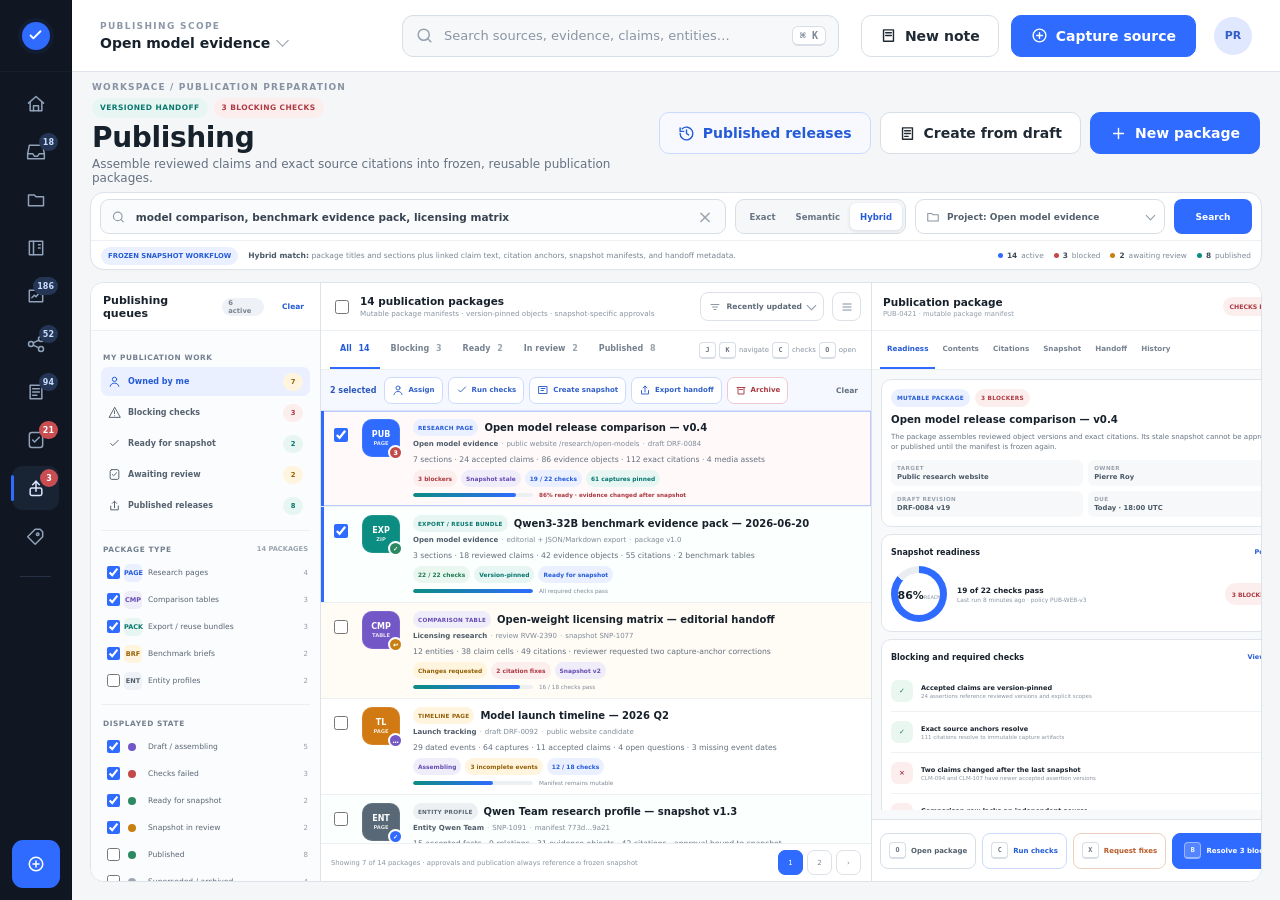
<file: docs/research-agent/artifacts/trace_web_osint_publishing_standalone.html>
<!DOCTYPE html>
<html lang="en">
<head>
<meta charset="utf-8"/>
<meta content="width=device-width, initial-scale=1" name="viewport"/>
<title>TRACE — Publishing</title>
<style>
:root{
  --sidebar-width:248px;--sidebar-collapsed-width:72px;--topbar-height:72px;--project-nav-height:48px;
  --sidebar:#101722;--sidebar2:#182334;--sidebarBorder:#263143;
  --app:#f4f6f8;--surface:#fff;--subtle:#f7f8fa;--line:#dde3e9;--divider:#edf0f3;
  --text:#17212b;--muted:#6b7685;--muted2:#909aa8;
  --blue:#2f6bff;--blue2:#1f56d8;--blueSoft:#eaf0ff;
  --teal:#0b8d82;--tealSoft:#e7f6f3;--green:#2c8a62;--greenSoft:#eaf7f0;
  --purple:#7357c7;--purpleSoft:#f0edfb;--red:#c44949;--redSoft:#fdeeee;
  --amber:#c98012;--amberSoft:#fff5df;--orange:#d76e31;--orangeSoft:#fff0e8;
  --shadow:0 4px 16px rgba(16,23,34,.08);--focus:0 0 0 3px rgba(47,107,255,.28)
}
*{box-sizing:border-box}html,body{margin:0;width:1920px;height:1200px;overflow:hidden;background:var(--app);font-family:Inter,ui-sans-serif,system-ui,-apple-system,BlinkMacSystemFont,"Segoe UI",sans-serif;color:var(--text);font-size:14px}button,input,select,textarea{font:inherit;color:inherit}button{cursor:pointer}a{color:inherit;text-decoration:none}:focus-visible{outline:none;box-shadow:var(--focus)}svg{stroke-linecap:round;stroke-linejoin:round}.sr-only{position:absolute!important;width:1px;height:1px;padding:0;margin:-1px;overflow:hidden;clip:rect(0,0,0,0);white-space:nowrap;border:0}
.app{display:grid;grid-template-columns:var(--sidebar-width) 1fr;width:100%;height:100%}.sidebar{background:var(--sidebar);color:#aab6c7;display:flex;flex-direction:column;border-right:1px solid #0a111a}.brand{height:72px;display:flex;align-items:center;padding:0 20px;border-bottom:1px solid rgba(255,255,255,.035)}.brand-mark{width:28px;height:28px;border-radius:50%;background:var(--blue);display:grid;place-items:center;margin-right:12px;box-shadow:0 0 0 4px rgba(47,107,255,.08)}.brand-mark svg{width:17px;height:17px;stroke:#fff;stroke-width:2.6;fill:none}.brand-name{font-size:18px;letter-spacing:2px;font-weight:800;color:#fff}.brand-pill{margin-left:9px;border-radius:999px;background:#21304a;border:1px solid #2f466d;color:#a9c2f4;font-size:9px;font-weight:800;padding:4px 7px;letter-spacing:.4px}.side-body{padding:10px 12px 0;flex:1;display:flex;flex-direction:column}.side-label{font-size:10px;letter-spacing:1.6px;font-weight:800;color:#738197;margin:12px 12px 10px}.active-label{margin-top:12px}.nav{display:flex;flex-direction:column;gap:4px}.nav-item{position:relative;height:44px;padding:0 12px;border-radius:10px;display:flex;align-items:center;gap:12px;color:#aab6c7;font-weight:550}.nav-item.active{background:var(--sidebar2);color:#fff}.nav-item.active:before{content:"";position:absolute;left:-1px;top:9px;bottom:9px;width:3px;border-radius:4px;background:var(--blue)}.nav-item svg{width:20px;height:20px;stroke:#90a2b9;stroke-width:1.8;fill:none;flex:0 0 auto}.nav-item.active svg{stroke:#dce8ff}.nav-count{margin-left:auto;min-width:26px;height:24px;padding:0 7px;border-radius:999px;background:#243654;color:#c8dbff;font-size:12px;font-weight:800;display:grid;place-items:center}.nav-count.red{background:#c94e52;color:#fff}.side-divider{height:1px;background:var(--sidebarBorder);margin:18px 8px 6px}.project-card{background:#162235;border:1px solid #2a3a52;border-radius:12px;margin:0 4px;padding:14px}.project-title{display:flex;align-items:center;gap:9px;color:#fff;font-weight:700;font-size:13px}.status-dot{width:9px;height:9px;border-radius:50%;background:#1ab3a3;box-shadow:0 0 0 3px rgba(26,179,163,.08)}.project-sub{font-size:11px;color:#91a0b5;margin-top:9px}.project-progress{display:grid;grid-template-columns:1fr auto;gap:10px;align-items:center;margin-top:10px}.bar{height:5px;background:#24344a;border-radius:999px;overflow:hidden}.bar>span{display:block;height:100%;border-radius:inherit;background:linear-gradient(90deg,#12a093,#2f6bff)}.project-progress small{font-size:10px;color:#a9b4c4}.sidebar-bottom{padding:14px 16px 18px}.capture-btn{height:48px;width:100%;border:0;border-radius:11px;background:var(--blue);color:#fff;font-weight:750;display:flex;align-items:center;justify-content:center;gap:10px;font-size:14px}.capture-btn svg{width:18px;height:18px;stroke:#fff;stroke-width:2;fill:none}.side-foot{font-size:10px;color:#68768b;margin:15px 8px 0}
.workspace{display:grid;grid-template-rows:72px 48px minmax(0,1fr);min-width:0;min-height:0;height:100%;overflow:hidden}.topbar{background:#fff;border-bottom:1px solid var(--line);display:grid;grid-template-columns:360px minmax(360px,1fr) auto;align-items:center;gap:22px;padding:0 28px}.project-switch{border:0;background:transparent;text-align:left;padding:0}.project-switch .eyebrow{font-size:9px;letter-spacing:1.35px;color:#8d98a7;font-weight:800;margin-bottom:4px}.project-switch .value{font-weight:750;font-size:14px;display:flex;align-items:center;gap:8px}.chev,.tiny-chev{border:solid #8c98a7;border-width:0 1.5px 1.5px 0;display:inline-block;transform:rotate(45deg)}.chev{padding:4px;margin-top:-4px}.tiny-chev{padding:3px;margin-top:-3px}.global-search{height:42px;max-width:610px;justify-self:center;width:100%;border:1px solid #d8dee6;border-radius:11px;background:#f7f8fa;display:flex;align-items:center;padding:0 12px;color:#929dab;box-shadow:inset 0 1px 2px rgba(16,23,34,.02)}.global-search svg{width:19px;height:19px;stroke:#96a2b0;stroke-width:1.9;fill:none;margin-right:10px}.global-search .hint{font-size:13px;color:#8a95a4}.global-search kbd{margin-left:auto;background:#fff;border:1px solid #d8dee6;border-bottom-width:2px;border-radius:6px;color:#7b8794;font-size:10px;font-weight:700;padding:3px 7px}.top-actions{display:flex;align-items:center;gap:12px}.btn{height:42px;border-radius:10px;border:1px solid #d8dee6;background:#fff;color:#202a35;padding:0 18px;font-weight:700;display:flex;align-items:center;justify-content:center;gap:8px;white-space:nowrap}.btn.primary{background:var(--blue);border-color:var(--blue);color:#fff;padding:0 19px}.btn.soft{background:#f7f9ff;border-color:#cddaff;color:#245bd7}.btn svg{width:17px;height:17px;stroke:currentColor;fill:none;stroke-width:2}.avatar{width:38px;height:38px;border-radius:50%;background:#dfe8ff;color:#315fc9;font-size:11px;font-weight:800;display:grid;place-items:center;margin-left:6px}
.project-nav{background:#fff;border-bottom:1px solid var(--line);height:48px;display:flex;align-items:center;padding:0 28px;gap:6px}.pnav-item{height:48px;padding:0 13px;display:flex;align-items:center;color:#6f7b89;font-size:12px;font-weight:700;border-bottom:2px solid transparent;white-space:nowrap}.pnav-item.active{color:#245bd7;border-color:var(--blue)}.pnav-item .count{margin-left:7px;height:20px;min-width:20px;padding:0 6px;border-radius:999px;background:#eef1f5;color:#758291;font-size:9px;display:grid;place-items:center}.pnav-item.active .count{background:#e8efff;color:#245bd7}.pnav-spacer{flex:1}.project-inbox{height:32px;border:1px solid #d8dee6;border-radius:9px;background:#f8f9fb;display:flex;align-items:center;padding:0 11px;font-size:10px;font-weight:750;color:#4f5d6a}.project-inbox span{margin-left:7px;min-width:20px;height:20px;padding:0 6px;border-radius:999px;background:var(--amberSoft);color:#9b6207;display:grid;place-items:center}
.main{min-width:0;min-height:0;height:100%;overflow:hidden;padding:14px 18px 18px;display:grid;grid-template-rows:94px 78px minmax(0,1fr);gap:12px}.page-head{display:flex;align-items:center;justify-content:space-between;padding:0 2px}.breadcrumb{font-size:9px;letter-spacing:1.15px;color:#8793a2;font-weight:800;margin-bottom:6px}.title-kickers{display:flex;gap:6px;margin-bottom:4px}.kicker{height:20px;padding:0 8px;border-radius:999px;display:flex;align-items:center;font-size:7.5px;font-weight:900;letter-spacing:.4px}.kicker.teal{background:var(--tealSoft);color:#08776e}.kicker.amber{background:var(--amberSoft);color:#976007}.page-head h1{font-size:28px;line-height:32px;margin:0 0 3px;font-weight:790;letter-spacing:-.35px}.page-subtitle{font-size:12px;color:#657181}.head-actions{display:flex;align-items:center;gap:9px}
.search-card{background:#fff;border:1px solid var(--line);border-radius:14px;overflow:hidden;display:grid;grid-template-rows:47px 30px;box-shadow:0 1px 2px rgba(16,23,34,.02)}.search-main{display:grid;grid-template-columns:minmax(360px,1fr) auto 250px 78px;gap:9px;align-items:center;padding:6px 9px}.ledger-search{height:35px;border:1px solid #d8dee6;border-radius:9px;background:#fafbfc;display:flex;align-items:center;padding:0 10px}.ledger-search svg{width:16px;height:16px;stroke:#8e9aa8;stroke-width:1.9;fill:none;margin-right:8px}.ledger-search input{border:0;background:transparent;outline:0;width:100%;font-size:10.5px;font-weight:650;color:#384451}.ledger-search .clear{width:24px;height:24px;border:0;background:transparent;color:#9ba5b0;font-size:18px}.mode-toggle{height:35px;border:1px solid #d8dee6;border-radius:9px;background:#f5f7f9;padding:3px;display:flex}.mode-btn{height:27px;border:0;background:transparent;border-radius:6px;padding:0 10px;color:#697684;font-size:8.5px;font-weight:800}.mode-btn.active{background:#fff;color:#245bd7;box-shadow:0 1px 4px rgba(16,23,34,.12)}.selectlike{height:35px;border:1px solid #d8dee6;border-radius:9px;background:#fff;padding:0 10px;display:flex;align-items:center;gap:7px;color:#53606d;font-size:9px;font-weight:750;white-space:nowrap}.selectlike svg{width:14px;height:14px;stroke:#8794a1;fill:none;stroke-width:1.8}.selectlike .tiny-chev{margin-left:auto}.search-go{height:35px;border:0;border-radius:8px;background:var(--blue);color:#fff;font-size:9px;font-weight:800}.search-meta{border-top:1px solid var(--divider);padding:0 10px;display:flex;align-items:center;gap:10px;min-width:0}.scope-pill{height:18px;padding:0 7px;border-radius:999px;background:var(--blueSoft);color:#245bd7;font-size:6.8px;font-weight:900;display:flex;align-items:center}.search-explain{font-size:7.6px;color:#7a8693;white-space:nowrap;overflow:hidden;text-overflow:ellipsis}.search-explain b{color:#4a5866}.meta-spacer{flex:1}.corpus-stat{font-size:7.4px;color:#7f8b98;display:flex;align-items:center;gap:4px;white-space:nowrap}.corpus-stat b{color:#3d4b58}.stat-dot{width:5px;height:5px;border-radius:50%;background:#9aa5b0}.stat-dot.teal{background:var(--teal)}.stat-dot.amber{background:var(--amber)}.stat-dot.blue{background:var(--blue)}.stat-dot.red{background:var(--red)}
.ledger-frame{min-height:0;border:1px solid var(--line);border-radius:14px;overflow:hidden;background:#fff;display:grid;grid-template-columns:258px minmax(0,1fr) 420px}.facets{min-width:0;min-height:0;height:100%;background:#fbfcfd;border-right:1px solid var(--line);display:grid;grid-template-rows:48px minmax(0,1fr)}.pane-head{height:48px;border-bottom:1px solid var(--divider);display:flex;align-items:center;padding:0 12px;gap:7px;background:#fff}.pane-head h2{font-size:11px;margin:0;font-weight:800}.pane-head .count{height:18px;padding:0 6px;border-radius:999px;background:#eef1f5;color:#798593;font-size:6.8px;font-weight:850;display:flex;align-items:center}.pane-head .spacer{flex:1}.text-btn{border:0;background:transparent;color:#245bd7;font-size:7.5px;font-weight:850;padding:4px}.facets-scroll{min-height:0;overflow:auto;padding:8px 10px 14px}.facet-section{padding:8px 0 10px;border-bottom:1px solid var(--divider)}.facet-section:last-child{border-bottom:0}.facet-title{height:20px;display:flex;align-items:center;padding:0 2px;font-size:7.4px;text-transform:uppercase;letter-spacing:.55px;font-weight:900;color:#73808e}.facet-title span{margin-left:auto;color:#9aa4af;font-size:6.7px;letter-spacing:0}.saved-list{display:flex;flex-direction:column;gap:2px}.saved-item{height:29px;border:0;border-radius:7px;background:transparent;padding:0 7px;display:flex;align-items:center;text-align:left;color:#55626f;font-size:8px;font-weight:720}.saved-item.active{background:#eaf0ff;color:#245bd7}.saved-item svg{width:13px;height:13px;stroke:currentColor;fill:none;stroke-width:1.8;margin-right:7px}.saved-item .n{margin-left:auto;min-width:20px;height:18px;padding:0 5px;border-radius:999px;background:#eef1f5;color:#7b8794;font-size:6.8px;font-weight:850;display:grid;place-items:center}.saved-item.active .n{background:#dfe8ff;color:#245bd7}.saved-item .n.alert{background:var(--redSoft);color:#ad3942}.saved-item .n.amber{background:var(--amberSoft);color:#976007}.saved-item .n.teal{background:var(--tealSoft);color:#08776e}.facet-row{height:27px;display:grid;grid-template-columns:15px 18px minmax(0,1fr) auto;gap:6px;align-items:center;padding:0 2px;color:#596674}.facet-row input{width:13px;height:13px;accent-color:var(--blue)}.facet-label{font-size:7.6px;white-space:nowrap;overflow:hidden;text-overflow:ellipsis}.facet-count{font-size:7px;color:#929ca8}.facet-dot{width:8px;height:8px;border-radius:50%;margin-left:4px}.facet-dot.accepted{background:var(--green)}.facet-dot.candidate{background:var(--amber)}.facet-dot.draft{background:var(--purple)}.facet-dot.deferred{background:#9da7b2}.verify-icon,.type-icon{width:18px;height:18px;border-radius:5px;display:grid;place-items:center;font-size:6.5px;font-weight:900}.verify-icon{background:var(--greenSoft);color:#238157}.verify-icon.source{background:var(--blueSoft);color:#245bd7}.verify-icon.warn{background:var(--amberSoft);color:#976007}.verify-icon.err{background:var(--redSoft);color:#ad3942}.type-icon.bench{background:var(--purpleSoft);color:#654db2}.type-icon.release{background:var(--blueSoft);color:#245bd7}.type-icon.license{background:var(--tealSoft);color:#08776e}.type-icon.code{background:#eef1f5;color:#4f5c69}.type-icon.cost{background:var(--amberSoft);color:#976007}.type-icon.visual{background:var(--orangeSoft);color:#b75a28}.compact-facet{padding-bottom:2px}.mini-filter-grid{display:grid;grid-template-columns:1fr 1fr;gap:4px}.mini-filter{height:25px;border:1px solid #dfe5eb;border-radius:7px;background:#fff;color:#667482;font-size:7px;font-weight:700;padding:0 6px;display:flex;align-items:center;justify-content:space-between}.mini-filter.active{border-color:#c8d7ff;background:#f4f7ff;color:#245bd7}.mini-filter span{color:#9aa4af;font-size:6.6px}
.results{min-width:0;min-height:0;height:100%;display:grid;grid-template-rows:48px 39px 41px minmax(0,1fr) 38px;background:#fff}.results-head{height:48px;border-bottom:1px solid var(--divider);display:flex;align-items:center;padding:0 10px;gap:8px}.master-check input{width:14px;height:14px;accent-color:var(--blue)}.results-title b{display:block;font-size:10.5px}.results-title span{display:block;font-size:7.2px;color:#8a95a2;margin-top:2px}.results-head .spacer{flex:1}.compact-select{height:29px;border:1px solid #dce2e8;border-radius:8px;background:#fff;padding:0 8px;display:flex;align-items:center;gap:6px;font-size:7.6px;font-weight:750;color:#5e6b78}.compact-select svg{width:12px;height:12px;stroke:#82909d;fill:none;stroke-width:1.8}.icon-btn{width:29px;height:29px;border:1px solid #dce2e8;border-radius:8px;background:#fff;display:grid;place-items:center}.icon-btn svg{width:14px;height:14px;stroke:#82909d;fill:none;stroke-width:1.8}.result-tabs{height:39px;border-bottom:1px solid var(--divider);display:flex;align-items:flex-end;padding:0 9px;gap:1px}.result-tab{height:39px;border:0;border-bottom:2px solid transparent;background:transparent;padding:0 10px;color:#768290;font-size:8px;font-weight:820}.result-tab.active{color:#245bd7;border-color:var(--blue)}.result-tab span{margin-left:4px;color:#99a3ae}.result-tab.active span{color:#245bd7}.tabs-spacer{flex:1}.shortcut-help{height:28px;align-self:center;border:0;background:transparent;color:#8793a0;font-size:6.9px;display:flex;align-items:center;gap:3px}.shortcut-help kbd,.decision kbd{min-width:17px;height:17px;border:1px solid #d8dee6;border-bottom-width:2px;border-radius:4px;background:#fff;color:#65717e;font-size:6.7px;font-weight:850;display:inline-grid;place-items:center}.bulkbar{height:41px;border-bottom:1px solid #dbe4fa;background:#f5f8ff;display:flex;align-items:center;padding:0 9px;gap:5px}.bulkbar.hidden{display:none}.bulkbar b{font-size:8px;color:#2d59bd;margin-right:3px}.bulkbar .spacer{flex:1}.bulk-action{height:27px;border:1px solid #cddaff;border-radius:7px;background:#fff;color:#315fc9;padding:0 7px;display:flex;align-items:center;gap:4px;font-size:7px;font-weight:780;white-space:nowrap}.bulk-action.danger{color:#a93942;border-color:#efc8cd}.bulk-action svg{width:12px;height:12px;stroke:currentColor;fill:none;stroke-width:1.9}.clear-selected{color:#63707d}.entity-list{min-height:0;overflow:auto}.entity-row{position:relative;min-height:101px;border-bottom:1px solid var(--divider);display:grid;grid-template-columns:24px 43px minmax(0,1fr) 132px;gap:8px;padding:8px 9px;align-items:start;background:#fff}.entity-row:hover{background:#fbfcfe}.entity-row.selected{background:#fbfdff}.entity-row.selected:before{content:"";position:absolute;left:0;top:0;bottom:0;width:3px;background:var(--blue)}.entity-row.active-preview{box-shadow:inset 0 0 0 1px #b9cbff;background:#f8faff}.row-check{padding-top:6px}.row-check input{width:14px;height:14px;accent-color:var(--blue)}.source-icon{width:38px;height:38px;border-radius:10px;display:grid;place-items:center;align-content:center;gap:0;color:#fff;font-weight:900}.source-icon span{font-size:8px;line-height:10px}.source-icon small{font-size:5.8px;opacity:.8}.source-icon.paper{background:#c95656}.source-icon.github{background:#303844}.source-icon.x{background:#1c232b}.source-icon.video{background:#6b57bb}.source-icon.image{background:#d98217}.source-icon.web{background:#1b968b}.source-icon.manual{background:#4578d4}.row-main{min-width:0}.row-top{display:flex;align-items:center;gap:6px;min-width:0}.row-top h3{font-size:10px;line-height:14px;margin:0;font-weight:800;white-space:nowrap;overflow:hidden;text-overflow:ellipsis}.object-badge{height:17px;padding:0 5px;border-radius:999px;font-size:5.9px;font-weight:900;letter-spacing:.25px;display:flex;align-items:center;flex:0 0 auto}.object-badge.accepted{background:var(--greenSoft);color:#1f7b55}.object-badge.candidate{background:var(--amberSoft);color:#946006}.object-badge.corrected{background:var(--purpleSoft);color:#654db2}.object-badge.contextual{background:var(--blueSoft);color:#245bd7}.source-line{font-size:7px;color:#8a95a2;margin-top:3px;white-space:nowrap;overflow:hidden;text-overflow:ellipsis}.source-line b{color:#53606d}.row-main p{font-size:7.7px;line-height:11px;color:#65717e;margin:5px 0 5px;white-space:nowrap;overflow:hidden;text-overflow:ellipsis}.row-main mark{background:#fff0a6;color:#5a4a00;padding:0 1px}.row-main del{color:#a33c45;background:#fdeeee;text-decoration-thickness:1px}.row-main ins{color:#14744f;background:#eaf7f0;text-decoration:none;padding:0 2px}.row-chips{display:flex;align-items:center;gap:4px;min-width:0;overflow:hidden}.chip{height:17px;border-radius:999px;padding:0 5px;font-size:5.9px;font-weight:850;display:flex;align-items:center;white-space:nowrap}.chip.teal{background:var(--tealSoft);color:#08776e}.chip.purple{background:var(--purpleSoft);color:#654db2}.chip.green{background:var(--greenSoft);color:#1f7b55}.chip.blue{background:var(--blueSoft);color:#245bd7}.chip.amber{background:var(--amberSoft);color:#946006}.chip.red{background:var(--redSoft);color:#ad3942}.row-side{height:100%;border-left:1px solid var(--divider);padding-left:9px;display:flex;flex-direction:column;align-items:flex-start;gap:5px}.state-pill{height:19px;border-radius:999px;padding:0 6px;font-size:6.2px;font-weight:900;display:flex;align-items:center}.state-pill.accepted{background:var(--greenSoft);color:#1f7b55}.state-pill.proposed{background:var(--amberSoft);color:#946006}.state-pill.verify{background:var(--purpleSoft);color:#654db2}.state-pill.contextual{background:var(--blueSoft);color:#245bd7}.side-line{font-size:6.7px;color:#64717e;display:flex;align-items:center;gap:4px;white-space:nowrap}.side-line.muted{color:#9aa4af}.priority{width:6px;height:6px;border-radius:50%}.priority.high{background:var(--red)}.priority.medium{background:var(--amber)}.priority.normal{background:var(--green)}.results-foot{height:38px;border-top:1px solid var(--divider);display:flex;align-items:center;padding:0 10px;color:#8a95a2;font-size:6.8px}.results-foot .spacer{flex:1}.page-btn{width:25px;height:25px;border:1px solid #dce2e8;border-radius:7px;background:#fff;color:#7a8794;font-size:7px;margin-left:4px}.page-btn.active{background:var(--blue);border-color:var(--blue);color:#fff}
.preview{min-width:0;min-height:0;height:100%;background:#f8f9fb;border-left:1px solid var(--line);display:grid;grid-template-rows:48px 39px minmax(0,1fr) 62px}.preview-head{height:48px;border-bottom:1px solid var(--divider);background:#fff;display:flex;align-items:center;padding:0 11px}.preview-head h2{font-size:10.5px;margin:0}.preview-head div>span{display:block;font-size:6.8px;color:#929ca8;margin-top:2px}.preview-head .spacer{flex:1}.preview-state{height:19px;border-radius:999px;padding:0 6px;font-size:6.2px;font-weight:900;display:flex;align-items:center}.preview-state.proposed{background:var(--amberSoft);color:#946006}.preview-state.accepted{background:var(--greenSoft);color:#1f7b55}.preview-state.verify{background:var(--purpleSoft);color:#654db2}.close-preview{display:none;width:28px;height:28px;border:1px solid #dce2e8;border-radius:8px;background:#fff;margin-left:6px}.preview-tabs{height:39px;border-bottom:1px solid var(--divider);display:flex;align-items:flex-end;padding:0 8px;background:#fff}.preview-tab{height:39px;border:0;border-bottom:2px solid transparent;background:transparent;color:#778391;font-size:7.2px;font-weight:820;padding:0 7px;white-space:nowrap}.preview-tab.active{color:#245bd7;border-color:var(--blue)}.preview-body{min-height:0;padding:9px;overflow:hidden}.preview-panel{display:none;height:100%}.preview-panel.active{display:block}.preview-scroll{height:100%;overflow:auto;display:flex;flex-direction:column;gap:7px;padding-right:1px}.detail-card{background:#fff;border:1px solid #dfe5eb;border-radius:10px;padding:9px}.summary-kickers{display:flex;align-items:center;gap:5px;margin-bottom:6px}.layer-badge{height:18px;border-radius:999px;padding:0 6px;display:flex;align-items:center;font-size:5.8px;font-weight:900;letter-spacing:.28px}.layer-badge.observation{background:var(--purpleSoft);color:#654db2}.layer-badge.noncanonical{background:var(--amberSoft);color:#946006}.entity-summary h3{font-size:10.2px;line-height:14px;margin:0 0 5px}.entity-summary p{font-size:7.4px;line-height:10.5px;color:#687582;margin:0}.detail-meta-grid{display:grid;grid-template-columns:1fr 1fr;gap:5px;margin-top:8px}.detail-meta-grid div{background:#f7f8fa;border-radius:6px;padding:5px 6px}.detail-meta-grid span{display:block;font-size:5.6px;letter-spacing:.45px;color:#98a2ad;font-weight:850}.detail-meta-grid b{display:block;font-size:6.8px;color:#4a5866;margin-top:2px;white-space:nowrap;overflow:hidden;text-overflow:ellipsis}.pdf-preview{padding:0;overflow:hidden}.pdf-toolbar{height:24px;background:#edf1f5;border-bottom:1px solid #dfe5eb;display:flex;align-items:center;padding:0 7px;gap:4px;font-size:5.8px;color:#8a95a2}.pdf-toolbar b{font-size:6px;color:#6b7784;margin-left:4px}.pdf-toolbar .spacer{flex:1}.pdf-dot{width:5px;height:5px;border-radius:50%;background:#c5ccd4}.pdf-dot:nth-child(1){background:#e17c7c}.pdf-dot:nth-child(2){background:#e4bd65}.pdf-dot:nth-child(3){background:#71bb8c}.paper-page{margin:7px 16px;background:#fff;border:1px solid #e4e8ec;box-shadow:0 2px 8px rgba(16,23,34,.08);padding:9px 10px;position:relative}.paper-heading{font-family:Georgia,serif;font-size:7px;font-weight:700;color:#3b444e}.paper-lines{display:flex;flex-direction:column;gap:3px;margin:5px 0}.paper-lines i{height:2px;background:#e2e6ea;border-radius:99px;width:96%}.paper-lines i.short{width:65%}.mini-table{border:1px solid #cfd5db}.trow{display:grid;grid-template-columns:1.35fr .65fr .8fr .65fr;min-height:16px;border-bottom:1px solid #e1e5e9}.trow:last-child{border-bottom:0}.trow span{font-size:5.5px;display:flex;align-items:center;padding:0 3px;border-right:1px solid #e1e5e9}.trow span:last-child{border-right:0}.trow.head{background:#eef1f4;font-weight:800}.trow.selected-cell span:nth-child(3){background:#fff1a8;color:#634e00;font-weight:900;box-shadow:inset 0 0 0 1px #e3bc35}.region-label{position:absolute;right:8px;bottom:-12px;background:#245bd7;color:#fff;border-radius:999px;padding:2px 5px;font-size:4.8px;font-weight:800}.capture-caption{height:24px;border-top:1px solid var(--divider);display:flex;align-items:center;padding:0 8px;font-size:5.8px;color:#7f8b98}.capture-caption b{color:#53606d}.capture-caption .spacer{flex:1}.hash{font-family:ui-monospace,SFMono-Regular,Menlo,monospace;color:#7c8895}.section-head{display:flex;align-items:center;margin-bottom:6px}.section-head h4{font-size:8px;margin:0;font-weight:850}.section-head>a,.section-head>.text-btn{margin-left:auto;font-size:6.5px;color:#245bd7;font-weight:800}.reviewable,.fact-warning,.source-state{margin-left:auto;height:17px;border-radius:999px;padding:0 5px;display:flex;align-items:center;font-size:5.3px;font-weight:900}.reviewable{background:var(--purpleSoft);color:#654db2}.fact-warning{background:var(--amberSoft);color:#946006}.source-state{background:var(--tealSoft);color:#08776e}.normalized-card blockquote{margin:0;background:#f7f8fa;border-left:3px solid var(--purple);border-radius:0 6px 6px 0;padding:7px 8px;font-size:8.2px;font-weight:750;color:#394653}.model-line{display:grid;grid-template-columns:25px minmax(0,1fr);gap:7px;align-items:center;margin-top:7px}.model-mark{width:24px;height:24px;border-radius:7px;background:var(--purpleSoft);color:#654db2;display:grid;place-items:center;font-size:6px;font-weight:900}.model-line b{font-size:7px;display:block}.model-line span{font-size:6px;color:#8a95a2;display:block;margin-top:1px}.fact-grid{display:grid;grid-template-columns:68px minmax(0,1fr);gap:0}.fact-grid>span,.fact-grid>b{min-height:20px;border-bottom:1px solid #f0f2f4;display:flex;align-items:center;font-size:6.7px}.fact-grid>span{color:#8b96a2}.fact-grid>b{color:#465360}.fact-grid>*:nth-last-child(-n+2){border-bottom:0}.fact-value{color:#14744f!important;font-size:9px!important}.claim-row{display:grid;grid-template-columns:auto minmax(0,1fr) auto;gap:7px;align-items:center}.claim-id{height:20px;padding:0 6px;border-radius:999px;background:#eef1f5;color:#65717e;font-size:5.8px;font-weight:900;display:flex;align-items:center}.claim-row b{display:block;font-size:6.8px;line-height:9px}.claim-row span{display:block;font-size:5.8px;color:#8b96a2;margin-top:2px}.conflict-pill{height:18px!important;border-radius:999px;background:var(--redSoft);color:#ad3942!important;padding:0 5px;display:flex!important;align-items:center;font-size:5.2px!important;font-weight:900}.open-workbench{min-height:45px;border:1px solid #cbd9ff;border-radius:10px;background:#f5f8ff;color:#245bd7;padding:0 9px;display:grid;grid-template-columns:27px minmax(0,1fr) auto;gap:7px;align-items:center;text-align:left}.open-workbench svg{width:20px;height:20px;stroke:#245bd7;fill:none;stroke-width:1.8}.open-workbench b{display:block;font-size:7.5px}.open-workbench small{display:block;font-size:5.8px;color:#7183ad;margin-top:1px}.open-workbench .arrow{font-size:16px}.simple-list>div{min-height:29px;border-bottom:1px solid #f0f2f4;display:grid;grid-template-columns:88px minmax(0,1fr);align-items:center;gap:7px}.simple-list>div:last-child{border-bottom:0}.simple-list span{font-size:6.3px;color:#8b96a2}.simple-list b{font-size:6.8px;color:#475461;white-space:nowrap;overflow:hidden;text-overflow:ellipsis}.anchor-code{background:#17212b;color:#dce5ef;border-radius:7px;padding:8px;font:6.5px/10px ui-monospace,SFMono-Regular,Menlo,monospace}.artifact-grid{display:grid;grid-template-columns:1fr 1fr;gap:5px}.artifact-grid span{height:25px;border:1px solid #e0e5ea;border-radius:7px;background:#fafbfc;display:flex;align-items:center;padding:0 7px;font-size:6.5px;color:#5f6c79;font-weight:750}.assertion{min-height:34px;display:grid;grid-template-columns:8px minmax(0,1fr);gap:7px;align-items:center;border-bottom:1px solid #f0f2f4}.assertion:last-child{border-bottom:0}.assertion i{width:7px;height:7px;border-radius:50%}.assertion i.green{background:var(--green)}.assertion i.red{background:var(--red)}.assertion b{font-size:6.8px;display:block}.assertion span{font-size:5.8px;color:#8a95a2}.prov-timeline{display:flex;flex-direction:column}.prov-step{min-height:38px;display:grid;grid-template-columns:18px minmax(0,1fr);gap:7px;position:relative}.prov-step:after{content:"";position:absolute;left:8px;top:18px;bottom:-2px;width:1px;background:#dfe5eb}.prov-step:last-child:after{display:none}.prov-step i{width:17px;height:17px;border-radius:50%;margin-top:1px;z-index:1;border:4px solid #eef1f5;background:#7b8794}.prov-step.capture i{background:var(--green);border-color:var(--greenSoft)}.prov-step.artifact i{background:var(--blue);border-color:var(--blueSoft)}.prov-step.model i{background:var(--purple);border-color:var(--purpleSoft)}.prov-step.observation i{background:var(--amber);border-color:var(--amberSoft)}.prov-step.evidence i{background:var(--teal);border-color:var(--tealSoft)}.prov-step b{display:block;font-size:6.8px}.prov-step span{display:block;font-size:5.9px;color:#8b96a2;margin-top:1px}.discovery-box{display:grid;grid-template-columns:24px minmax(0,1fr);gap:7px;align-items:center}.serp-mark{width:23px;height:23px;border-radius:7px;background:var(--amberSoft);color:#9c6305;display:grid;place-items:center;font-size:7px;font-weight:900}.discovery-box b{display:block;font-size:6.8px}.discovery-box span{display:block;font-size:5.7px;color:#8b96a2;margin-top:2px}.discovery-note,.note-copy{font-size:6.5px;line-height:9px;color:#74808d;margin:7px 0 0}.activity-list{display:flex;flex-direction:column}.activity-row{min-height:38px;border-bottom:1px solid #f0f2f4;display:grid;grid-template-columns:24px minmax(0,1fr) auto;gap:7px;align-items:center}.activity-row:last-child{border-bottom:0}.act-icon{width:23px;height:23px;border-radius:7px;background:var(--blueSoft);color:#245bd7;display:grid;place-items:center;font-size:6px;font-weight:900}.act-icon.model{background:var(--purpleSoft);color:#654db2}.act-icon.amber{background:var(--amberSoft);color:#946006}.activity-row b{font-size:6.8px;display:block}.activity-row span{font-size:5.8px;color:#8b96a2}.activity-row em{font-style:normal;font-size:5px;font-weight:900;color:#8f9aa6}.decision-bar{height:62px;border-top:1px solid var(--line);background:#fff;display:flex;align-items:center;padding:0 8px;gap:6px}.decision{height:36px;border:1px solid #d8dee6;border-radius:8px;background:#fff;color:#53606d;padding:0 8px;display:flex;align-items:center;justify-content:center;gap:5px;font-size:7px;font-weight:820;white-space:nowrap}.decision.danger{color:#a93942;border-color:#efc8cd}.decision.edit{color:#245bd7;border-color:#cddaff}.decision.primary{background:var(--blue);border-color:var(--blue);color:#fff;flex:1}.decision svg{width:12px;height:12px;stroke:currentColor;fill:none;stroke-width:1.9}.decision.primary kbd{background:rgba(255,255,255,.18);border-color:rgba(255,255,255,.4);color:#fff}.toast{position:fixed;right:24px;bottom:24px;background:#17212b;color:#fff;border-radius:10px;padding:11px 14px;font-size:11px;font-weight:650;box-shadow:0 8px 30px rgba(16,23,34,.25);opacity:0;transform:translateY(12px);pointer-events:none;transition:.2s ease;z-index:30}.toast.show{opacity:1;transform:translateY(0)}
@media(max-width:1439px){html,body{width:100%;height:100%}.app{grid-template-columns:72px 1fr}.brand{padding:0;justify-content:center}.brand-mark{margin:0}.brand-name,.brand-pill,.side-label,.nav-item span:not(.nav-count),.project-card,.side-foot,.capture-btn span{display:none}.nav-item{justify-content:center;padding:0}.nav-count{position:absolute;right:1px;top:3px;min-width:18px;height:18px;padding:0 4px;font-size:8px}.sidebar-bottom{padding:12px}.capture-btn{width:48px;padding:0}.topbar{grid-template-columns:280px minmax(280px,1fr) auto}.ledger-frame{grid-template-columns:230px minmax(0,1fr) 380px}.row-side{display:none}.entity-row{grid-template-columns:24px 43px minmax(0,1fr)}.bulk-action:nth-of-type(n+7){display:none}}
@media(max-width:1179px){html,body{width:100%;height:auto;min-height:100%;overflow:auto}.app{grid-template-columns:1fr}.sidebar{display:none}.workspace{grid-template-rows:64px 48px auto}.topbar{height:64px;grid-template-columns:1fr auto;padding:0 18px}.global-search{display:none}.project-nav{padding:0 14px;overflow-x:auto}.main{overflow:visible;padding:16px;grid-template-rows:auto auto minmax(760px,1fr)}.page-head{align-items:flex-start}.head-actions{flex-wrap:wrap;justify-content:flex-end}.search-main{grid-template-columns:1fr auto auto}.selectlike{display:none}.ledger-frame{grid-template-columns:230px minmax(0,1fr)}.preview{position:fixed;z-index:20;right:0;top:64px;bottom:0;width:420px;box-shadow:-12px 0 36px rgba(16,23,34,.18);transform:translateX(105%);transition:.22s}.preview.open{transform:translateX(0)}.preview-head .close-preview{display:block}.preview-body{overflow:hidden}.row-main p{white-space:normal;display:-webkit-box;-webkit-line-clamp:2;-webkit-box-orient:vertical}.bulk-action span{display:none}.bulk-action{width:27px;padding:0;justify-content:center}}
@media(max-width:767px){.top-actions .btn:not(.primary){display:none}.top-actions .btn.primary{width:42px;padding:0;font-size:0}.avatar{display:none}.project-switch .eyebrow{display:none}.project-nav{gap:0}.pnav-item{padding:0 10px}.project-inbox{display:none}.main{padding:12px}.page-head{display:block}.head-actions{margin-top:12px;justify-content:flex-start}.head-actions .btn{flex:1}.search-card{grid-template-rows:auto auto}.search-main{grid-template-columns:1fr auto;padding:7px}.mode-toggle{grid-column:1/-1;order:3}.search-meta{min-height:38px;flex-wrap:wrap;padding:5px 9px}.corpus-stat{display:none}.ledger-frame{grid-template-columns:1fr;min-height:780px}.facets{position:fixed;z-index:21;left:0;top:64px;bottom:0;width:280px;box-shadow:12px 0 36px rgba(16,23,34,.18);transform:translateX(-105%);transition:.22s}.facets.open{transform:translateX(0)}.preview{width:100%;top:64px}.result-tabs{overflow-x:auto}.shortcut-help{display:none}.entity-row{min-height:126px}.source-line{white-space:normal;display:-webkit-box;-webkit-line-clamp:2;-webkit-box-orient:vertical}.row-chips .chip:nth-child(n+4){display:none}.preview-tabs{overflow-x:auto}.decision{padding:0 6px}.decision.edit{display:none}}

/* Entity Directory page extensions */
.entity-icon{width:38px;height:38px;border-radius:10px;display:grid;place-items:center;align-content:center;color:#fff;font-weight:900;box-shadow:inset 0 0 0 1px rgba(255,255,255,.08)}
.entity-icon span{font-size:8px;line-height:10px}.entity-icon small{font-size:5.6px;opacity:.82;max-width:31px;overflow:hidden;text-overflow:ellipsis;white-space:nowrap}
.entity-icon.lab{background:#2f6bff}.entity-icon.model{background:#7255c7}.entity-icon.benchmark{background:#d17a14}.entity-icon.repo{background:#303844}.entity-icon.paper{background:#c95656}.entity-icon.tool{background:#0b8d82}.entity-icon.account{background:#17212b}.entity-icon.hardware{background:#587495}
.type-icon.person{background:#eaf0ff;color:#245bd7}.type-icon.lab{background:#e7f6f3;color:#08776e}.type-icon.model{background:#f0edfb;color:#654db2}.type-icon.repo{background:#eef1f5;color:#4f5c69}.type-icon.paper{background:#fdeeee;color:#ad3942}.type-icon.benchmark{background:#fff5df;color:#946006}.type-icon.hardware{background:#edf3f8;color:#536f8d}.type-icon.tool{background:#eaf7f0;color:#1f7b55}.type-icon.topic{background:#fff0e8;color:#b75a28}.type-icon.account{background:#edf0f3;color:#26323d}
.object-badge.canonical{background:var(--greenSoft);color:#1f7b55}.object-badge.unresolved{background:var(--amberSoft);color:#946006}.object-badge.merge{background:var(--redSoft);color:#ad3942}.object-badge.relation{background:var(--purpleSoft);color:#654db2}.object-badge.review{background:var(--blueSoft);color:#245bd7}
.state-pill.reviewed{background:var(--greenSoft);color:#1f7b55}.state-pill.unresolved{background:var(--amberSoft);color:#946006}.state-pill.merge{background:var(--redSoft);color:#ad3942}.state-pill.relation{background:var(--purpleSoft);color:#654db2}.state-pill.needs-review{background:var(--blueSoft);color:#245bd7}
.preview-state.unresolved{background:var(--amberSoft);color:#946006}.preview-state.reviewed{background:var(--greenSoft);color:#1f7b55}.preview-state.merge{background:var(--redSoft);color:#ad3942}.preview-state.relation{background:var(--purpleSoft);color:#654db2}
.layer-badge.candidate{background:var(--purpleSoft);color:#654db2}.layer-badge.unresolved{background:var(--amberSoft);color:#946006}.layer-badge.canonical{background:var(--greenSoft);color:#1f7b55}.layer-badge.reviewed{background:var(--blueSoft);color:#245bd7}
.entity-row{min-height:96px}.entity-row .row-main p{margin:4px 0 5px}.identity-line{font-size:7px;color:#8a95a2;margin-top:3px;white-space:nowrap;overflow:hidden;text-overflow:ellipsis}.identity-line b{color:#53606d}.identity-line code{font:6.7px ui-monospace,SFMono-Regular,Menlo,monospace;color:#6c7783;background:#f2f4f6;border-radius:4px;padding:1px 3px}.entity-counts{display:flex;gap:6px;margin-top:2px}.entity-counts span{font-size:6.1px;color:#7d8996}.entity-counts b{color:#4a5866}.ambiguity-high{color:#ad3942!important}.ambiguity-medium{color:#946006!important}.match-strong{color:#14744f!important}
.entity-summary h3{font-size:10.2px;line-height:14px;margin:0 0 5px}.entity-summary p{font-size:7.4px;line-height:10.5px;color:#687582;margin:0}
.mention-stack{display:flex;flex-direction:column;gap:5px}.mention-snippet{border:1px solid #e2e7ec;border-radius:8px;padding:7px;background:#fbfcfd}.mention-top{display:grid;grid-template-columns:24px minmax(0,1fr) auto;gap:6px;align-items:center}.mention-source{width:23px;height:23px;border-radius:7px;display:grid;place-items:center;font-size:6px;font-weight:900;color:#fff}.mention-source.x{background:#18212b}.mention-source.github{background:#303844}.mention-source.paper{background:#c95656}.mention-source.web{background:#0b8d82}.mention-top b{display:block;font-size:6.8px}.mention-top span{display:block;font-size:5.7px;color:#8a95a2;margin-top:1px}.mention-anchor{height:17px;padding:0 5px;border-radius:999px;background:#eef1f5;color:#65717e;font-size:5.2px;font-weight:850;display:flex;align-items:center}.mention-snippet blockquote{font-size:6.6px;line-height:9px;color:#55626f;margin:5px 0 0;padding-left:7px;border-left:2px solid #cdd7e2}
.match-list{display:flex;flex-direction:column;gap:6px}.match-card{position:relative;border:1px solid #dfe5eb;border-radius:9px;background:#fff;padding:8px;display:grid;grid-template-columns:18px minmax(0,1fr) auto;gap:7px}.match-card.selected{border-color:#9fb8ff;background:#f7f9ff;box-shadow:inset 0 0 0 1px #d6e0ff}.match-radio{width:14px;height:14px;border:1.5px solid #aab5c0;border-radius:50%;margin-top:2px;display:grid;place-items:center}.match-card.selected .match-radio{border-color:var(--blue)}.match-card.selected .match-radio:after{content:"";width:7px;height:7px;border-radius:50%;background:var(--blue)}.match-main b{display:block;font-size:7.3px}.match-main>span{display:block;font-size:5.9px;color:#7d8996;margin-top:2px;line-height:8.5px}.match-meta{display:flex;gap:4px;margin-top:5px;flex-wrap:wrap}.match-meta span{height:16px;border-radius:999px;padding:0 5px;background:#eef1f5;color:#65717e;font-size:5.2px;font-weight:800;display:flex;align-items:center}.match-strength{height:18px;border-radius:999px;padding:0 6px;font-size:5.3px;font-weight:900;display:flex;align-items:center;white-space:nowrap}.match-strength.strong{background:var(--greenSoft);color:#1f7b55}.match-strength.weak{background:#eef1f5;color:#697582}
.treatment-grid{display:grid;grid-template-columns:78px minmax(0,1fr);gap:0}.treatment-grid>span,.treatment-grid>b{min-height:23px;border-bottom:1px solid #f0f2f4;display:flex;align-items:center;font-size:6.5px}.treatment-grid>span{color:#8b96a2}.treatment-grid>b{color:#475461}.treatment-grid>*:nth-last-child(-n+2){border-bottom:0}.alias-pill{height:18px;border-radius:999px;padding:0 5px;background:var(--blueSoft);color:#245bd7;font-size:5.6px;font-weight:850;display:inline-flex!important;align-items:center;justify-self:start}
.relation-candidate{display:grid;grid-template-columns:minmax(0,1fr) auto;gap:7px;align-items:center}.relation-path{display:flex;align-items:center;gap:5px;font-size:6.6px;font-weight:780;min-width:0}.relation-path span{height:20px;border-radius:999px;padding:0 6px;background:#eef1f5;display:flex;align-items:center;white-space:nowrap}.relation-path i{color:#8d98a5;font-style:normal}.relation-detail{font-size:5.8px;color:#8b96a2;margin-top:4px}.relation-status{height:18px;border-radius:999px;padding:0 5px;background:var(--purpleSoft);color:#654db2;font-size:5.1px;font-weight:900;display:flex;align-items:center}
.open-entity{min-height:45px;border:1px solid #cbd9ff;border-radius:10px;background:#f5f8ff;color:#245bd7;padding:0 9px;display:grid;grid-template-columns:27px minmax(0,1fr) auto;gap:7px;align-items:center;text-align:left}.open-entity svg{width:20px;height:20px;stroke:#245bd7;fill:none;stroke-width:1.8}.open-entity b{display:block;font-size:7.5px}.open-entity small{display:block;font-size:5.8px;color:#7183ad;margin-top:1px}.open-entity .arrow{font-size:16px}
.mention-table{display:flex;flex-direction:column}.mention-row{min-height:49px;border-bottom:1px solid #f0f2f4;display:grid;grid-template-columns:25px minmax(0,1fr) auto;gap:7px;align-items:center}.mention-row:last-child{border-bottom:0}.mention-row b{display:block;font-size:6.8px}.mention-row span{display:block;font-size:5.7px;color:#8b96a2;margin-top:1px}.mention-review{height:17px;border-radius:999px;padding:0 5px;font-size:5px;font-weight:900;background:var(--amberSoft);color:#946006}.mention-review.confirmed{background:var(--greenSoft);color:#1f7b55}
.attribute-list{display:flex;flex-direction:column}.attribute-row{min-height:37px;border-bottom:1px solid #f0f2f4;display:grid;grid-template-columns:72px minmax(0,1fr) auto;gap:7px;align-items:center}.attribute-row:last-child{border-bottom:0}.attribute-row>span{font-size:6px;color:#8b96a2}.attribute-row b{font-size:6.7px}.attribute-state{height:17px;border-radius:999px;padding:0 5px;font-size:5px;font-weight:900}.attribute-state.accepted{background:var(--greenSoft);color:#1f7b55}.attribute-state.proposed{background:var(--amberSoft);color:#946006}
.decision.create{color:#654db2;border-color:#d8cff4}.decision.match-edit{color:#245bd7;border-color:#cddaff}.decision.primary kbd{background:rgba(255,255,255,.18);border-color:rgba(255,255,255,.4);color:#fff}
@media(max-width:1439px){.entity-row{grid-template-columns:24px 43px minmax(0,1fr)}.entity-counts{display:none}}
@media(max-width:1179px){.entity-row .row-main p{white-space:normal;display:-webkit-box;-webkit-line-clamp:2;-webkit-box-orient:vertical}}
@media(max-width:767px){.entity-row{min-height:126px}.identity-line{white-space:normal;display:-webkit-box;-webkit-line-clamp:2;-webkit-box-orient:vertical}.match-card{grid-template-columns:18px minmax(0,1fr)}.match-strength{grid-column:2}.decision.match-edit{display:none}}

/* Compatibility and high-fidelity polish for Entity Directory markup */
.entity-avatar{width:38px;height:38px;border-radius:10px;display:grid;place-items:center;align-content:center;position:relative;color:#fff;font-weight:900;line-height:1;box-shadow:inset 0 0 0 1px rgba(255,255,255,.08)}
.entity-avatar>span{font-size:8px;line-height:9px}.entity-avatar>small{font-size:5.2px;line-height:7px;opacity:.82;margin-top:1px}.entity-avatar.model{background:#7255c7}.entity-avatar.lab{background:#0b8d82}.entity-avatar.repo{background:#303844}.entity-avatar.benchmark{background:#d17a14}.entity-avatar.paper{background:#c95656}.entity-avatar.hardware{background:#587495}.entity-avatar.person{background:#2f6bff}.entity-avatar.tool{background:#2c8a62}.entity-avatar.account{background:#17212b}.entity-avatar.domain{background:#276eaa}
.candidate-mark,.verified-mark{position:absolute;right:-3px;bottom:-3px;width:15px;height:15px;border-radius:50%;display:grid;place-items:center;border:2px solid #fff;font-style:normal;font-size:6px;font-weight:950}.candidate-mark{background:var(--amber);color:#fff}.verified-mark{background:var(--green);color:#fff}
.record-badge{height:17px;padding:0 5px;border-radius:999px;font-size:5.7px;font-weight:900;letter-spacing:.24px;display:flex;align-items:center;flex:0 0 auto;white-space:nowrap}.record-badge.candidate{background:var(--amberSoft);color:#946006}.record-badge.canonical{background:var(--greenSoft);color:#1f7b55}.record-badge.merge{background:var(--redSoft);color:#ad3942}.record-badge.relation{background:var(--purpleSoft);color:#654db2}.record-badge.review{background:var(--blueSoft);color:#245bd7}
.alias-line,.mention-line{font-size:7px;line-height:10px;color:#7f8b98;margin-top:3px;white-space:nowrap;overflow:hidden;text-overflow:ellipsis}.alias-line b,.mention-line b{color:#4f5d6a}.mention-line mark{background:#fff0a6;color:#5a4a00;padding:0 1px}.candidate-row{background:#fffdfa}.merge-row{background:#fffafb}
.layer-badge.entity-observation{background:var(--purpleSoft);color:#654db2}.layer-badge.unresolved{background:var(--amberSoft);color:#946006}
.mention-preview{padding:0;overflow:hidden}.mention-toolbar{height:24px;background:#edf1f5;border-bottom:1px solid #dfe5eb;display:flex;align-items:center;padding:0 7px;gap:4px;font-size:5.8px;color:#8a95a2}.mention-toolbar b{font-size:6px;color:#6b7784;margin-left:4px}.mention-toolbar .spacer{flex:1}.source-page{margin:7px 14px;background:#fff;border:1px solid #e4e8ec;box-shadow:0 2px 8px rgba(16,23,34,.08);padding:9px 10px 12px;position:relative}.source-copy{font-family:Georgia,serif;font-size:7.2px;line-height:10.5px;color:#3f4953;margin-top:5px}.source-copy mark{background:#fff0a6;color:#5a4a00;padding:0 1px}.mention-box{margin-top:7px;background:#f5f7fa;border-left:3px solid var(--purple);border-radius:0 6px 6px 0;padding:6px 7px}.mention-box span{display:block;font-size:4.9px;letter-spacing:.45px;color:#8a95a2;font-weight:900}.mention-box b{display:block;margin-top:2px;font:6px/9px ui-monospace,SFMono-Regular,Menlo,monospace;color:#4b5662}.anchor-label{position:absolute;right:8px;bottom:-10px;background:#245bd7;color:#fff;border-radius:999px;padding:2px 5px;font-size:4.8px;font-weight:850}
.match-option{position:relative;border:1px solid #dfe5eb;border-radius:9px;background:#fff;padding:7px;display:grid;grid-template-columns:15px 27px minmax(0,1fr) auto;gap:7px;align-items:start;cursor:pointer}.match-option.selected{border-color:#9fb8ff;background:#f7f9ff;box-shadow:inset 0 0 0 1px #d6e0ff}.match-option input{width:13px;height:13px;accent-color:var(--blue);margin-top:3px}.match-avatar{width:26px;height:26px;border-radius:8px;background:#7255c7;color:#fff;display:grid;place-items:center;font-size:7px;font-weight:900}.match-option>span:nth-of-type(2)>b{display:block;font-size:6.8px}.match-option p{font-size:5.8px;line-height:8px;color:#7a8693;margin:2px 0 0}.match-meta{display:flex;gap:3px;flex-wrap:wrap;margin-top:4px}.reason-chip{height:16px;border-radius:999px;padding:0 5px;background:#eef1f5;color:#65717e;font-size:5.1px;font-weight:850;font-style:normal;display:inline-flex;align-items:center}.reason-chip.good{background:var(--greenSoft);color:#1f7b55}.reason-chip.warn{background:var(--amberSoft);color:#946006}.match-option>.match-strength{margin-top:1px;background:var(--greenSoft);color:#1f7b55}.match-option>.match-strength.variant{background:var(--amberSoft);color:#946006}
.relation-row{min-height:38px;border-bottom:1px solid #f0f2f4;display:grid;grid-template-columns:29px minmax(0,1fr) auto;gap:7px;align-items:center}.relation-row:last-child{border-bottom:0}.relation-icon{width:28px;height:24px;border-radius:7px;background:var(--purpleSoft);color:#654db2;display:grid;place-items:center;font-size:5.2px;font-weight:900}.relation-row b{display:block;font-size:6.5px}.relation-row span{display:block;font-size:5.6px;color:#8a95a2;margin-top:1px}.relation-row em{font-style:normal;font-size:5px;font-weight:900;color:#946006;background:var(--amberSoft);border-radius:999px;padding:3px 5px}
.source-link{min-height:45px;border:1px solid #cbd9ff;border-radius:10px;background:#f5f8ff;color:#245bd7;padding:0 9px;display:grid;grid-template-columns:27px minmax(0,1fr) auto;gap:7px;align-items:center;text-align:left}.source-link svg{width:20px;height:20px;stroke:#245bd7;fill:none;stroke-width:1.8}.source-link b{display:block;font-size:7.5px}.source-link small{display:block;font-size:5.8px;color:#7183ad;margin-top:1px}.source-link .arrow{font-size:16px}
.identity-grid{display:grid;grid-template-columns:82px minmax(0,1fr);gap:0}.identity-grid>span,.identity-grid>b{min-height:23px;border-bottom:1px solid #f0f2f4;display:flex;align-items:center;font-size:6.4px}.identity-grid>span{color:#8b96a2}.identity-grid>b{color:#475461}.identity-grid>*:nth-last-child(-n+2){border-bottom:0}.alias-chip-row{display:flex;flex-wrap:wrap;gap:4px}.alias-chip{height:19px;border-radius:999px;padding:0 6px;background:#eef1f5;color:#5e6b78;font-size:5.6px;font-weight:850;display:flex;align-items:center}.alias-chip.proposed{background:var(--amberSoft);color:#946006}
.mention-item{min-height:48px;border-bottom:1px solid #f0f2f4;display:grid;grid-template-columns:28px minmax(0,1fr) auto;gap:7px;align-items:center}.mention-item:last-child{border-bottom:0}.mention-item b{display:block;font-size:6.7px}.mention-item>div>span{display:block;font-size:5.6px;color:#8b96a2;margin-top:2px}.mention-item em{font-style:normal;font-size:5px;font-weight:900;color:#7f8b98}.mention-source{width:27px;height:27px;border-radius:8px;display:grid!important;place-items:center;color:#fff!important;font-size:5.6px!important;font-weight:900;margin:0!important}.mention-source.pdf{background:#c95656}.mention-source.git{background:#303844}.mention-source.web{background:#0b8d82}.mention-source.x{background:#17212b}
.history-row{min-height:39px;border-bottom:1px solid #f0f2f4;display:grid;grid-template-columns:24px minmax(0,1fr) auto;gap:7px;align-items:center}.history-row:last-child{border-bottom:0}.history-icon{width:23px;height:23px;border-radius:7px;background:var(--purpleSoft);color:#654db2;display:grid;place-items:center;font-size:6px;font-weight:900}.history-row b{display:block;font-size:6.6px}.history-row span{display:block;font-size:5.6px;color:#8a95a2;margin-top:1px}.history-row em{font-style:normal;font-size:5px;font-weight:900;color:#8f9aa6}
.decision.primary.match{background:var(--blue);border-color:var(--blue)}
@media(max-width:1439px){.alias-line,.mention-line{white-space:nowrap}.entity-row .row-side{display:none}}
@media(max-width:767px){.match-option{grid-template-columns:15px 27px minmax(0,1fr)}.match-option>.match-strength{grid-column:3}.alias-line,.mention-line{white-space:normal;display:-webkit-box;-webkit-line-clamp:2;-webkit-box-orient:vertical}.decision.create{display:none}}
/* Final entity directory compatibility */
.entity-type-icon{width:18px;height:18px;border-radius:5px;display:grid;place-items:center;font-size:5.7px;font-weight:900;line-height:1}
.entity-type-icon.model{background:var(--purpleSoft);color:#654db2}.entity-type-icon.lab{background:var(--tealSoft);color:#08776e}.entity-type-icon.person{background:var(--blueSoft);color:#245bd7}.entity-type-icon.repo{background:#eef1f5;color:#4f5c69}.entity-type-icon.paper{background:var(--redSoft);color:#ad3942}.entity-type-icon.benchmark{background:var(--amberSoft);color:#946006}.entity-type-icon.hardware{background:#edf3f8;color:#536f8d}.entity-type-icon.account{background:#edf0f3;color:#26323d}.entity-type-icon.domain{background:#e8f2fb;color:#276eaa}
.facet-dot.canonical{background:var(--green)}.facet-dot.unresolved{background:var(--amber)}.facet-dot.merge{background:var(--red)}.facet-dot.relationship{background:var(--purple)}
.state-pill.canonical{background:var(--greenSoft);color:#1f7b55}.state-pill.review{background:var(--blueSoft);color:#245bd7}
.preview-state.canonical{background:var(--greenSoft);color:#1f7b55}.preview-state.relation{background:var(--purpleSoft);color:#654db2}


/* Claims Ledger page */
.kicker.red{background:var(--redSoft);color:#ad3942}.facet-dot.claim-review{background:var(--purple)}.facet-dot.disputed{background:var(--red)}.facet-dot.superseded{background:#9da7b2}
.claim-type-mini{width:18px;height:18px;border-radius:5px;display:grid;place-items:center;font-size:5.4px;font-weight:900;line-height:1}.claim-type-mini.benchmark{background:var(--purpleSoft);color:#654db2}.claim-type-mini.release{background:var(--blueSoft);color:#245bd7}.claim-type-mini.spec{background:#eef1f5;color:#4f5c69}.claim-type-mini.license{background:var(--tealSoft);color:#08776e}.claim-type-mini.relation{background:#edf3f8;color:#536f8d}.claim-type-mini.event{background:var(--amberSoft);color:#946006}.claim-type-mini.cost{background:var(--orangeSoft);color:#b75a28}
.claim-record{position:relative;min-height:97px;border-bottom:1px solid var(--divider);display:grid;grid-template-columns:24px 43px minmax(0,1fr) 132px;gap:8px;padding:8px 9px;align-items:start;background:#fff}.claim-record:hover{background:#fbfcfe}.claim-record.selected{background:#fbfdff}.claim-record.selected:before{content:"";position:absolute;left:0;top:0;bottom:0;width:3px;background:var(--blue)}.claim-record.active-preview{box-shadow:inset 0 0 0 1px #b9cbff;background:#f8faff}.claim-record.disputed-row{background:#fffafb}.claim-record.proposed-row{background:#fffdfa}.claim-record.unsupported-row{background:#fff9f9}.claim-record.superseded-row{background:#fafbfc}.claim-record.publication-row{background:#fbfffd}
.claim-type-icon{width:38px;height:38px;border-radius:10px;display:grid;place-items:center;align-content:center;position:relative;color:#fff;font-weight:900;line-height:1;box-shadow:inset 0 0 0 1px rgba(255,255,255,.08)}.claim-type-icon>span{font-size:7px;line-height:9px}.claim-type-icon>small{font-size:5.1px;line-height:7px;opacity:.82;margin-top:1px}.claim-type-icon.benchmark{background:#7255c7}.claim-type-icon.license{background:#0b8d82}.claim-type-icon.spec{background:#596877}.claim-type-icon.event{background:#d17a14}.claim-type-icon.relation{background:#2f6bff}.claim-type-icon.cost{background:#d76e31}
.claim-mark{position:absolute;right:-3px;bottom:-3px;width:15px;height:15px;border-radius:50%;display:grid;place-items:center;border:2px solid #fff;font-style:normal;font-size:6px;font-weight:950}.claim-mark.dispute{background:var(--red);color:#fff}.claim-mark.accepted{background:var(--green);color:#fff}.claim-mark.proposed{background:var(--amber);color:#fff}.claim-mark.review{background:var(--purple);color:#fff}.claim-mark.superseded{background:#8995a2;color:#fff}
.claim-badge{height:17px;padding:0 5px;border-radius:999px;font-size:5.7px;font-weight:900;letter-spacing:.24px;display:flex;align-items:center;flex:0 0 auto;white-space:nowrap}.claim-badge.disputed{background:var(--redSoft);color:#ad3942}.claim-badge.accepted{background:var(--greenSoft);color:#1f7b55}.claim-badge.proposed{background:var(--amberSoft);color:#946006}.claim-badge.review{background:var(--purpleSoft);color:#654db2}.claim-badge.publication{background:var(--tealSoft);color:#08776e}.claim-badge.unsupported{background:var(--redSoft);color:#ad3942}.claim-badge.superseded{background:#edf0f3;color:#687583}
.claim-formal,.claim-source-line{font-size:7px;line-height:10px;color:#7f8b98;margin-top:3px;white-space:nowrap;overflow:hidden;text-overflow:ellipsis}.claim-formal b,.claim-source-line b{color:#4f5d6a}.claim-formal i{font-style:normal;color:#a0a9b3;margin:0 3px}.claim-source-line mark{background:#fff0a6;color:#5a4a00;padding:0 1px}
.state-pill.disputed,.preview-state.disputed{background:var(--redSoft);color:#ad3942}.state-pill.review{background:var(--purpleSoft);color:#654db2}.state-pill.unsupported{background:var(--redSoft);color:#ad3942}.state-pill.superseded,.preview-state.superseded{background:#edf0f3;color:#687583}
.layer-badge.claim-layer{background:var(--greenSoft);color:#1f7b55}.layer-badge.disputed-layer{background:var(--redSoft);color:#ad3942}.claim-summary h3{font-size:10.4px;line-height:14px;margin:0 0 5px}.claim-summary p{font-size:7.2px;line-height:10.2px;color:#687582;margin:0}
.assertion-option{position:relative;border:1px solid #dfe5eb;border-radius:9px;background:#fff;padding:7px;display:grid;grid-template-columns:15px 40px minmax(0,1fr) auto;gap:7px;align-items:start;cursor:pointer;margin-top:5px}.assertion-option.selected{border-color:#9fb8ff;background:#f7f9ff;box-shadow:inset 0 0 0 1px #d6e0ff}.assertion-option input{width:13px;height:13px;accent-color:var(--blue);margin-top:4px}.assertion-value{width:38px;height:28px;border-radius:8px;background:var(--greenSoft);color:#1f7b55;display:grid;place-items:center;font-size:10px;font-weight:900}.assertion-value.alt{background:var(--redSoft);color:#ad3942}.assertion-option b{display:block;font-size:6.8px}.assertion-option p{font-size:5.7px;line-height:8px;color:#7a8693;margin:2px 0 0}.qualifier-chips{display:flex;gap:3px;flex-wrap:wrap;margin-top:4px}.qualifier-chips em{height:15px;border-radius:999px;padding:0 4px;background:#eef1f5;color:#687582;font-size:4.9px;font-weight:850;font-style:normal;display:flex;align-items:center}.assertion-state{height:17px;border-radius:999px;padding:0 5px;font-size:5px;font-weight:900;display:flex;align-items:center;white-space:nowrap}.assertion-state.accepted{background:var(--greenSoft);color:#1f7b55}.assertion-state.disputed{background:var(--redSoft);color:#ad3942}
.diagnostic-card{border-color:#ead8ac;background:#fffdf8}.diagnostic{display:grid;grid-template-columns:28px minmax(0,1fr);gap:7px;align-items:start}.diagnostic-icon{width:27px;height:27px;border-radius:8px;background:var(--amberSoft);color:#946006;display:grid;place-items:center;font-size:12px;font-weight:900}.diagnostic b{display:block;font-size:7px}.diagnostic p{font-size:5.9px;line-height:8.5px;color:#7d8792;margin:2px 0 0}.review-options{display:grid;grid-template-columns:1fr 1fr;gap:4px;margin-top:7px}.review-option{min-height:25px;border:1px solid #dfe5eb;border-radius:7px;background:#fff;color:#64717e;font-size:5.7px;font-weight:800}.review-option.active{border-color:#e3c26f;background:var(--amberSoft);color:#8a5705}
.source-anchor-card{padding:0;overflow:hidden}.source-anchor-card>.section-head{padding:8px 9px 0}.anchor-toolbar{height:24px;background:#edf1f5;border-top:1px solid #e2e7ec;border-bottom:1px solid #dfe5eb;display:flex;align-items:center;padding:0 7px;gap:4px;font-size:5.8px;color:#8a95a2}.anchor-toolbar b{font-size:6px;color:#6b7784;margin-left:4px}.anchor-toolbar .spacer{flex:1}.claim-paper{margin:7px 12px 8px;background:#fff;border:1px solid #e4e8ec;box-shadow:0 2px 8px rgba(16,23,34,.08);padding:8px 9px}.claim-table{display:grid;grid-template-columns:1.3fr .8fr .65fr .8fr;border:1px solid #d7dde3;margin-top:5px}.claim-table>*{min-height:17px;border-right:1px solid #e1e5e9;border-bottom:1px solid #e1e5e9;padding:0 3px;display:flex;align-items:center;font-size:5.4px}.claim-table>*:nth-child(4n){border-right:0}.claim-table>*:nth-last-child(-n+4){border-bottom:0}.claim-table>span{background:#f5f7f9;font-weight:850;color:#6d7884}.claim-table mark{background:#fff0a6;color:#5a4a00;font-weight:900}.anchor-code-line{margin-top:5px;font:5.3px/8px ui-monospace,SFMono-Regular,Menlo,monospace;color:#76828e}.source-anchor-card .open-workbench{margin:0 8px 8px}
.assertion-ledger-row{min-height:42px;border-bottom:1px solid #f0f2f4;display:grid;grid-template-columns:9px minmax(0,1fr) auto;gap:7px;align-items:center}.assertion-ledger-row:last-child{border-bottom:0}.assertion-dot{width:8px;height:8px;border-radius:50%}.assertion-dot.green{background:var(--green)}.assertion-dot.red{background:var(--red)}.assertion-ledger-row b{display:block;font-size:6.7px}.assertion-ledger-row span{display:block;font-size:5.6px;color:#8a95a2;margin-top:1px}.assertion-ledger-row em{font-style:normal;font-size:4.9px;font-weight:900;color:#7f8b98}
.related-claim{min-height:42px;border-bottom:1px solid #f0f2f4;display:grid;grid-template-columns:48px minmax(0,1fr) auto;gap:7px;align-items:center}.related-claim:last-child{border-bottom:0}.related-claim>span{height:19px;border-radius:999px;background:#eef1f5;color:#65717e;font-size:5.4px;font-weight:900;display:grid;place-items:center}.related-claim b{display:block;font-size:6.5px}.related-claim p{font-size:5.5px;color:#8b96a2;margin:2px 0 0}.related-claim em{font-style:normal;font-size:4.9px;font-weight:900;color:#654db2}
.evidence-link-row{min-height:45px;border-bottom:1px solid #f0f2f4;display:grid;grid-template-columns:28px minmax(0,1fr) auto;gap:7px;align-items:center}.evidence-link-row:last-child{border-bottom:0}.evidence-link-row b{display:block;font-size:6.5px}.evidence-link-row div>span{display:block;font-size:5.5px;color:#8b96a2;margin-top:2px}.evidence-link-row em{font-style:normal;font-size:4.9px;font-weight:900;border-radius:999px;padding:3px 5px}.evidence-link-row em.support{background:var(--greenSoft);color:#1f7b55}.evidence-link-row em.refute{background:var(--redSoft);color:#ad3942}
.qualifier-grid{display:grid;grid-template-columns:92px minmax(0,1fr)}.qualifier-grid>span,.qualifier-grid>b{min-height:24px;border-bottom:1px solid #f0f2f4;display:flex;align-items:center;font-size:6.3px}.qualifier-grid>span{color:#8b96a2}.qualifier-grid>b{color:#475461}.qualifier-grid b.missing{color:#946006}.qualifier-grid b.conflict{color:#ad3942}.check-row{min-height:42px;border-bottom:1px solid #f0f2f4;display:grid;grid-template-columns:24px minmax(0,1fr);gap:7px;align-items:center}.check-row:last-child{border-bottom:0}.check-row>span{width:23px;height:23px;border-radius:7px;display:grid;place-items:center;font-size:7px;font-weight:900}.check-row.ok>span{background:var(--greenSoft);color:#1f7b55}.check-row.warn>span{background:var(--amberSoft);color:#946006}.check-row b{display:block;font-size:6.5px}.check-row p{font-size:5.5px;color:#8b96a2;margin:2px 0 0}
.prov-step.claim-node i{background:var(--blue);border-color:var(--blueSoft)}.prov-step.review-node i{background:var(--red);border-color:var(--redSoft)}
@media(max-width:1439px){.claim-record{grid-template-columns:24px 43px minmax(0,1fr)}.claim-record .row-side{display:none}}
@media(max-width:1179px){.claim-record{min-height:105px}.claim-formal,.claim-source-line{white-space:normal;display:-webkit-box;-webkit-line-clamp:2;-webkit-box-orient:vertical}.assertion-option{grid-template-columns:15px 40px minmax(0,1fr)}.assertion-option>.assertion-state{grid-column:3}}
@media(max-width:767px){.claim-record{min-height:128px}.decision.edit{display:none}.review-options{grid-template-columns:1fr}.claim-table{grid-template-columns:1fr 1fr}.claim-table>*:nth-child(2n){border-right:0}}

/* TRACE Reviews page */
.workspace{grid-template-rows:72px minmax(0,1fr)}
.reviews-main{grid-template-rows:94px 78px minmax(0,1fr)}
.kicker.red{background:var(--redSoft);color:#ad3942}
.reviews-frame{grid-template-columns:258px minmax(0,1fr) 430px}
.facet-dot.review-returned{background:var(--orange)}.facet-dot.review-rejected{background:var(--red)}
.review-list{min-height:0;overflow:auto}
.review-row{position:relative;min-height:93px;border-bottom:1px solid var(--divider);display:grid;grid-template-columns:24px 43px minmax(0,1fr) 132px;gap:8px;padding:8px 9px;align-items:start;background:#fff}
.review-row:hover{background:#fbfcfe}.review-row.selected{background:#fbfdff}.review-row.selected:before{content:"";position:absolute;left:0;top:0;bottom:0;width:3px;background:var(--blue)}.review-row.active-preview{box-shadow:inset 0 0 0 1px #b9cbff;background:#f8faff}.review-row.blocking-row{background:#fff9f9}.review-row.returned-row{background:#fffbf5}.review-row.decided-row{background:#fbfffd}
.review-type-icon{width:38px;height:38px;border-radius:10px;display:grid;place-items:center;align-content:center;color:#fff;font-weight:900;position:relative}.review-type-icon>span{font-size:8px;line-height:10px}.review-type-icon>small{font-size:5.3px;line-height:7px;opacity:.82}.review-type-icon.evidence{background:#0b8d82}.review-type-icon.correction{background:#7357c7}.review-type-icon.entity{background:#2f6bff}.review-type-icon.fact{background:#c98012}.review-type-icon.claim{background:#596877}.review-type-icon.annotation{background:#d76e31}.review-type-icon.publication{background:#c44949}.review-type-icon.decided{background:#2c8a62}
.review-mark{position:absolute;right:-3px;bottom:-3px;width:15px;height:15px;border-radius:50%;display:grid;place-items:center;border:2px solid #fff;font-style:normal;font-size:6px;font-weight:950}.review-mark.blocking{background:var(--red);color:#fff}.review-mark.returned{background:var(--amber);color:#fff}.review-mark.assigned{background:var(--blue);color:#fff}.review-mark.decided{background:var(--green);color:#fff}
.review-badge{height:17px;padding:0 5px;border-radius:999px;font-size:5.8px;font-weight:900;letter-spacing:.23px;display:flex;align-items:center;flex:0 0 auto;white-space:nowrap}.review-badge.evidence{background:var(--tealSoft);color:#08776e}.review-badge.correction{background:var(--purpleSoft);color:#654db2}.review-badge.entity{background:var(--blueSoft);color:#245bd7}.review-badge.fact{background:var(--amberSoft);color:#946006}.review-badge.claim{background:#edf0f3;color:#596674}.review-badge.annotation{background:var(--orangeSoft);color:#b75a28}.review-badge.publication{background:var(--redSoft);color:#ad3942}.review-badge.decided{background:var(--greenSoft);color:#1f7b55}
.state-pill.awaiting,.preview-state.awaiting{background:var(--amberSoft);color:#946006}.state-pill.inreview,.preview-state.inreview{background:var(--purpleSoft);color:#654db2}.state-pill.returned,.preview-state.returned{background:var(--orangeSoft);color:#b75a28}.state-pill.blocking,.preview-state.blocking{background:var(--redSoft);color:#ad3942}.state-pill.approved,.preview-state.approved{background:var(--greenSoft);color:#1f7b55}
.review-context-line{font-size:7px;line-height:10px;color:#7f8b98;margin-top:3px;white-space:nowrap;overflow:hidden;text-overflow:ellipsis}.review-context-line b{color:#4f5d6a}.review-context-line i{font-style:normal;color:#a0a9b3;margin:0 3px}
.review-object-stack{display:flex;flex-direction:column;gap:4px}.layer-row{min-height:33px;border:1px solid #e0e5ea;border-radius:8px;background:#fafbfc;display:grid;grid-template-columns:24px minmax(0,1fr) auto;gap:7px;align-items:center;padding:4px 6px}.layer-row.current{border-color:#b8caff;background:#f5f8ff}.layer-icon{width:23px;height:23px;border-radius:7px;display:grid;place-items:center;font-size:5.7px;font-weight:900}.layer-icon.capture{background:var(--greenSoft);color:#1f7b55}.layer-icon.observation{background:var(--purpleSoft);color:#654db2}.layer-icon.evidence{background:var(--tealSoft);color:#08776e}.layer-icon.claim{background:var(--blueSoft);color:#245bd7}.layer-row b{display:block;font-size:6.7px}.layer-row span{display:block;font-size:5.6px;color:#8b96a2;margin-top:1px}.layer-row em{font-style:normal;font-size:4.9px;font-weight:900;color:#7e8996}
.decision-check{min-height:38px;border-bottom:1px solid #f0f2f4;display:grid;grid-template-columns:23px minmax(0,1fr) auto;gap:7px;align-items:center}.decision-check:last-child{border-bottom:0}.decision-check>i{width:22px;height:22px;border-radius:7px;display:grid;place-items:center;font-style:normal;font-size:7px;font-weight:900}.decision-check.ok>i{background:var(--greenSoft);color:#1f7b55}.decision-check.warn>i{background:var(--amberSoft);color:#946006}.decision-check.block>i{background:var(--redSoft);color:#ad3942}.decision-check b{display:block;font-size:6.6px}.decision-check span{display:block;font-size:5.6px;color:#8b96a2;margin-top:1px}.decision-check em{font-style:normal;font-size:4.9px;font-weight:900;color:#7f8b98}
.review-comment{width:100%;min-height:58px;border:1px solid #dce2e8;border-radius:8px;background:#fafbfc;padding:7px;font-size:6.7px;line-height:9px;resize:none;outline:0}.review-comment:focus{border-color:#91adff;box-shadow:var(--focus)}
.review-diff{border:1px solid #dfe5eb;border-radius:8px;overflow:hidden}.review-diff-head{height:23px;background:#f3f5f7;border-bottom:1px solid #e1e6eb;display:flex;align-items:center;padding:0 7px;font-size:5.8px;font-weight:850;color:#687582}.diff-line{min-height:24px;display:grid;grid-template-columns:62px minmax(0,1fr);border-bottom:1px solid #f0f2f4}.diff-line:last-child{border-bottom:0}.diff-line>span{display:flex;align-items:center;padding:0 6px;background:#fafbfc;color:#8b96a2;font-size:5.8px}.diff-line>b{display:flex;align-items:center;padding:4px 6px;font-size:6.3px;line-height:8px}.diff-line b ins{background:var(--greenSoft);color:#14744f;text-decoration:none;padding:1px 2px}.diff-line b del{background:var(--redSoft);color:#a93942;padding:1px 2px}
.source-anchor-mini{padding:0;overflow:hidden}.source-anchor-mini>.section-head{padding:8px 9px 0}.anchor-toolbar{height:24px;background:#edf1f5;border-top:1px solid #e2e7ec;border-bottom:1px solid #dfe5eb;display:flex;align-items:center;padding:0 7px;gap:4px;font-size:5.8px;color:#8a95a2}.anchor-toolbar b{font-size:6px;color:#6b7784;margin-left:4px}.anchor-toolbar .spacer{flex:1}.review-paper{margin:7px 12px 8px;background:#fff;border:1px solid #e4e8ec;box-shadow:0 2px 8px rgba(16,23,34,.08);padding:8px 9px}.review-table{display:grid;grid-template-columns:1.25fr .7fr .65fr .75fr;border:1px solid #d7dde3;margin-top:5px}.review-table>*{min-height:17px;border-right:1px solid #e1e5e9;border-bottom:1px solid #e1e5e9;padding:0 3px;display:flex;align-items:center;font-size:5.3px}.review-table>*:nth-child(4n){border-right:0}.review-table>*:nth-last-child(-n+4){border-bottom:0}.review-table>span{background:#f5f7f9;font-weight:850;color:#6d7884}.review-table mark{background:#fff0a6;color:#5a4a00;font-weight:900}.anchor-code-line{margin-top:5px;font:5.3px/8px ui-monospace,SFMono-Regular,Menlo,monospace;color:#76828e}
.review-summary h3{font-size:10.2px;line-height:14px;margin:0 0 5px}.review-summary p{font-size:7.2px;line-height:10.2px;color:#687582;margin:0}.layer-badge.formal{background:var(--blueSoft);color:#245bd7}.layer-badge.curated{background:var(--tealSoft);color:#08776e}
.review-history-row{min-height:41px;border-bottom:1px solid #f0f2f4;display:grid;grid-template-columns:24px minmax(0,1fr) auto;gap:7px;align-items:center}.review-history-row:last-child{border-bottom:0}.review-history-row b{display:block;font-size:6.7px}.review-history-row span{display:block;font-size:5.6px;color:#8b96a2;margin-top:1px}.review-history-row em{font-style:normal}.event-chip{height:17px;border-radius:999px;padding:0 5px;display:flex;align-items:center;font-size:5px;font-weight:900}.event-chip.audit{background:#edf0f3;color:#687583}.event-chip.review{background:var(--blueSoft);color:#245bd7}
.decision.request{color:#b75a28;border-color:#edcfbd}.decision.defer{color:#687583}.decision.primary{min-width:110px}.prov-step.review-node i{background:var(--blue);border-color:var(--blueSoft)}.prov-step.decision-node i{background:var(--green);border-color:var(--greenSoft)}
@media(max-width:1439px){.reviews-frame{grid-template-columns:230px minmax(0,1fr) 390px}.review-row{grid-template-columns:24px 43px minmax(0,1fr)}.review-row .row-side{display:none}}

/* TRACE Publishing page */
.publishing-main{grid-template-rows:94px 78px minmax(0,1fr)}
.publishing-frame{grid-template-columns:258px minmax(0,1fr) 430px}
.kicker.red{background:var(--redSoft);color:#ad3942}
.kicker.blue{background:var(--blueSoft);color:#245bd7}
.publish-list{min-height:0;overflow:auto}
.publish-row{position:relative;min-height:95px;border-bottom:1px solid var(--divider);display:grid;grid-template-columns:24px 43px minmax(0,1fr) 132px;gap:8px;padding:8px 9px;align-items:start;background:#fff}
.publish-row:hover{background:#fbfcfe}.publish-row.selected{background:#fbfdff}.publish-row.selected:before{content:"";position:absolute;left:0;top:0;bottom:0;width:3px;background:var(--blue)}.publish-row.active-preview{box-shadow:inset 0 0 0 1px #b9cbff;background:#f8faff}.publish-row.blocked-row{background:#fff9f9}.publish-row.returned-row{background:#fffbf5}.publish-row.ready-row{background:#fbfffd}.publish-row.published-row{background:#f9fcfb}.publish-row.archived-row{background:#fafbfc}
.package-icon{width:38px;height:38px;border-radius:10px;display:grid;place-items:center;align-content:center;color:#fff;font-weight:900;position:relative;box-shadow:inset 0 0 0 1px rgba(255,255,255,.08)}.package-icon>span{font-size:8px;line-height:10px}.package-icon>small{font-size:5.2px;line-height:7px;opacity:.82}.package-icon.page{background:#2f6bff}.package-icon.bundle{background:#0b8d82}.package-icon.compare{background:#7357c7}.package-icon.timeline{background:#d17a14}.package-icon.profile{background:#596877}.package-icon.appendix{background:#c44949}.package-icon.published{background:#2c8a62}
.package-mark{position:absolute;right:-3px;bottom:-3px;width:15px;height:15px;border-radius:50%;display:grid;place-items:center;border:2px solid #fff;font-style:normal;font-size:6px;font-weight:950}.package-mark.blocked{background:var(--red);color:#fff}.package-mark.ready{background:var(--green);color:#fff}.package-mark.returned{background:var(--amber);color:#fff}.package-mark.assembling{background:var(--purple);color:#fff}.package-mark.approved{background:var(--blue);color:#fff}.package-mark.published{background:var(--green);color:#fff}
.package-badge{height:17px;padding:0 5px;border-radius:999px;font-size:5.7px;font-weight:900;letter-spacing:.22px;display:flex;align-items:center;flex:0 0 auto;white-space:nowrap}.package-badge.page{background:var(--blueSoft);color:#245bd7}.package-badge.bundle{background:var(--tealSoft);color:#08776e}.package-badge.compare{background:var(--purpleSoft);color:#654db2}.package-badge.timeline{background:var(--amberSoft);color:#946006}.package-badge.profile{background:#edf0f3;color:#596674}.package-badge.appendix{background:var(--redSoft);color:#ad3942}.package-badge.published{background:var(--greenSoft);color:#1f7b55}
.package-context-line{font-size:7px;line-height:10px;color:#7f8b98;margin-top:3px;white-space:nowrap;overflow:hidden;text-overflow:ellipsis}.package-context-line b{color:#4f5d6a}.package-context-line i{font-style:normal;color:#a0a9b3;margin:0 3px}
.state-pill.checksfailed,.preview-state.checksfailed{background:var(--redSoft);color:#ad3942}.state-pill.ready,.preview-state.ready{background:var(--greenSoft);color:#1f7b55}.state-pill.assembling,.preview-state.assembling{background:var(--purpleSoft);color:#654db2}.state-pill.changes,.preview-state.changes{background:var(--orangeSoft);color:#b75a28}.state-pill.approved,.preview-state.approved{background:var(--blueSoft);color:#245bd7}.state-pill.published,.preview-state.published{background:var(--greenSoft);color:#1f7b55}
.package-progress{display:flex;align-items:center;gap:6px;margin-top:5px}.package-progress .mini-bar{height:4px;max-width:120px;flex:1;background:#edf0f3;border-radius:999px;overflow:hidden}.package-progress .mini-bar span{display:block;height:100%;background:linear-gradient(90deg,var(--teal),var(--blue));border-radius:inherit}.package-progress small{font-size:5.7px;color:#7f8b98;white-space:nowrap}.package-progress small.block{color:#ad3942;font-weight:850}
.layer-badge.package{background:var(--blueSoft);color:#245bd7}.layer-badge.snapshot{background:var(--purpleSoft);color:#654db2}.layer-badge.blocked{background:var(--redSoft);color:#ad3942}.layer-badge.handoff{background:var(--tealSoft);color:#08776e}
.publish-summary h3{font-size:10.2px;line-height:14px;margin:0 0 5px}.publish-summary p{font-size:7.1px;line-height:10.1px;color:#687582;margin:0}
.readiness-meter{display:grid;grid-template-columns:58px minmax(0,1fr) auto;gap:8px;align-items:center}.readiness-score{width:56px;height:56px;border-radius:50%;background:conic-gradient(var(--blue) 0 86%,#e9edf2 86% 100%);display:grid;place-items:center;position:relative}.readiness-score:after{content:"";width:42px;height:42px;border-radius:50%;background:#fff;position:absolute}.readiness-score b,.readiness-score span{position:relative;z-index:1}.readiness-score b{font-size:11px;line-height:11px}.readiness-score span{font-size:5px;color:#8793a0}.readiness-copy b{display:block;font-size:7.4px}.readiness-copy span{display:block;font-size:5.9px;color:#8a95a2;margin-top:2px}.blocker-count{height:22px;border-radius:999px;padding:0 7px;background:var(--redSoft);color:#ad3942;font-size:6px;font-weight:900;display:flex;align-items:center}
.publish-check{min-height:41px;border-bottom:1px solid #f0f2f4;display:grid;grid-template-columns:23px minmax(0,1fr) auto;gap:7px;align-items:center}.publish-check:last-child{border-bottom:0}.publish-check>i{width:22px;height:22px;border-radius:7px;display:grid;place-items:center;font-style:normal;font-size:7px;font-weight:900}.publish-check.pass>i{background:var(--greenSoft);color:#1f7b55}.publish-check.warn>i{background:var(--amberSoft);color:#946006}.publish-check.block>i{background:var(--redSoft);color:#ad3942}.publish-check b{display:block;font-size:6.5px}.publish-check span{display:block;font-size:5.5px;color:#8b96a2;margin-top:1px}.publish-check em{font-style:normal;font-size:4.9px;font-weight:900;color:#7f8b98}.publish-check.block em{color:#ad3942}
.manifest-strip{display:grid;grid-template-columns:repeat(3,1fr);gap:5px}.manifest-stat{border:1px solid #e0e5ea;border-radius:8px;background:#fafbfc;padding:6px}.manifest-stat b{display:block;font-size:9px}.manifest-stat span{display:block;font-size:5.3px;color:#8a95a2;margin-top:1px}.manifest-stat em{display:block;font-style:normal;font-size:4.7px;color:#14744f;font-weight:900;margin-top:3px}
.layer-stack{display:flex;flex-direction:column;gap:4px}.publish-layer{min-height:33px;border:1px solid #e0e5ea;border-radius:8px;background:#fafbfc;display:grid;grid-template-columns:24px minmax(0,1fr) auto;gap:7px;align-items:center;padding:4px 6px}.publish-layer.current{border-color:#b8caff;background:#f5f8ff}.publish-layer.stale{border-color:#efc8cd;background:#fff8f8}.publish-layer>i{width:23px;height:23px;border-radius:7px;display:grid;place-items:center;font-style:normal;font-size:5.7px;font-weight:900}.publish-layer.draft>i{background:var(--amberSoft);color:#946006}.publish-layer.curated>i{background:var(--tealSoft);color:#08776e}.publish-layer.package>i{background:var(--blueSoft);color:#245bd7}.publish-layer.snapshot>i{background:var(--purpleSoft);color:#654db2}.publish-layer.handoff>i{background:#eef1f5;color:#687583}.publish-layer b{display:block;font-size:6.6px}.publish-layer span{display:block;font-size:5.5px;color:#8b96a2;margin-top:1px}.publish-layer em{font-style:normal;font-size:4.8px;font-weight:900;color:#7f8b98}.publish-layer.stale em{color:#ad3942}
.section-trace{border:1px solid #dfe5eb;border-radius:8px;overflow:hidden}.section-trace-head{min-height:28px;background:#f3f5f7;border-bottom:1px solid #e1e6eb;display:flex;align-items:center;padding:0 7px}.section-trace-head b{font-size:6.6px}.section-trace-head span{margin-left:auto;font-size:5.2px;color:#8a95a2}.trace-line{min-height:31px;border-bottom:1px solid #f0f2f4;display:grid;grid-template-columns:51px minmax(0,1fr) auto;gap:7px;align-items:center;padding:0 7px}.trace-line:last-child{border-bottom:0}.trace-line>span{height:17px;border-radius:999px;padding:0 5px;background:#eef1f5;color:#65717e;font-size:5.1px;font-weight:900;display:flex;align-items:center;justify-content:center}.trace-line b{font-size:6.1px;white-space:nowrap;overflow:hidden;text-overflow:ellipsis}.trace-line em{font-style:normal;font-size:4.9px;font-weight:900}.trace-line em.ok{color:#14744f}.trace-line em.block{color:#ad3942}
.snapshot-card{border-color:#d9d0f3;background:#fbfaff}.snapshot-head{display:flex;align-items:center}.snapshot-head h4{font-size:8px;margin:0}.snapshot-head .snapshot-state{margin-left:auto;height:17px;border-radius:999px;padding:0 5px;background:var(--redSoft);color:#ad3942;font-size:5px;font-weight:900;display:flex;align-items:center}.snapshot-hash{margin-top:7px;background:#17212b;color:#dce5ef;border-radius:7px;padding:7px;font:6px/9px ui-monospace,SFMono-Regular,Menlo,monospace}.snapshot-note{font-size:5.8px;line-height:8.5px;color:#7c8793;margin:6px 0 0}.snapshot-note b{color:#ad3942}
.handoff-grid{display:grid;grid-template-columns:1fr 1fr;gap:5px}.handoff-card{border:1px solid #e0e5ea;border-radius:8px;background:#fafbfc;padding:7px}.handoff-card b{display:block;font-size:6.7px}.handoff-card span{display:block;font-size:5.4px;color:#8b96a2;margin-top:2px}.handoff-card em{display:inline-flex;height:16px;border-radius:999px;padding:0 5px;background:var(--tealSoft);color:#08776e;font-style:normal;font-size:4.8px;font-weight:900;align-items:center;margin-top:5px}
.contents-tree{display:flex;flex-direction:column}.content-row{min-height:38px;border-bottom:1px solid #f0f2f4;display:grid;grid-template-columns:22px minmax(0,1fr) auto;gap:7px;align-items:center}.content-row:last-child{border-bottom:0}.content-row>i{width:21px;height:21px;border-radius:6px;background:var(--blueSoft);color:#245bd7;display:grid;place-items:center;font-style:normal;font-size:5.4px;font-weight:900}.content-row b{display:block;font-size:6.4px}.content-row span{display:block;font-size:5.4px;color:#8b96a2;margin-top:1px}.content-row em{font-style:normal;font-size:4.8px;font-weight:900;color:#14744f}
.citation-row{min-height:45px;border-bottom:1px solid #f0f2f4;display:grid;grid-template-columns:24px minmax(0,1fr) auto;gap:7px;align-items:center}.citation-row:last-child{border-bottom:0}.citation-row>i{width:23px;height:23px;border-radius:7px;background:var(--tealSoft);color:#08776e;display:grid;place-items:center;font-style:normal;font-size:5.3px;font-weight:900}.citation-row b{display:block;font-size:6.4px}.citation-row span{display:block;font-size:5.4px;color:#8b96a2;margin-top:1px}.citation-row em{height:17px;border-radius:999px;padding:0 5px;font-style:normal;font-size:4.8px;font-weight:900;display:flex;align-items:center}.citation-row em.pass{background:var(--greenSoft);color:#1f7b55}.citation-row em.block{background:var(--redSoft);color:#ad3942}
.publish-event{min-height:41px;border-bottom:1px solid #f0f2f4;display:grid;grid-template-columns:24px minmax(0,1fr) auto;gap:7px;align-items:center}.publish-event:last-child{border-bottom:0}.publish-event b{display:block;font-size:6.5px}.publish-event span{display:block;font-size:5.5px;color:#8b96a2;margin-top:1px}.publish-event em{font-style:normal}.event-chip.snapshot{background:var(--purpleSoft);color:#654db2}.event-chip.publish{background:var(--greenSoft);color:#1f7b55}
.decision.run{color:#245bd7;border-color:#cddaff}.decision.fixes{color:#b75a28;border-color:#edcfbd}.decision.primary.resolve{min-width:120px}.decision.disabled{opacity:.45;cursor:not-allowed}
.preview.publish-preview{grid-template-rows:48px 39px minmax(0,1fr) 62px}
@media(max-width:1439px){.publishing-frame{grid-template-columns:230px minmax(0,1fr) 390px}.publish-row{grid-template-columns:24px 43px minmax(0,1fr)}.publish-row .row-side{display:none}}
@media(max-width:1179px){.publishing-frame{grid-template-columns:230px minmax(0,1fr)}.publish-preview{position:fixed;z-index:30;right:0;top:72px;bottom:0;width:430px;box-shadow:-10px 0 30px rgba(16,23,34,.18);transform:translateX(100%);transition:.2s}.publish-preview.open{transform:translateX(0)}.close-preview{display:grid;place-items:center}.package-context-line{white-space:normal;display:-webkit-box;-webkit-line-clamp:2;-webkit-box-orient:vertical}}
@media(max-width:767px){.publishing-frame{display:block}.facets{display:none}.results{height:100%}.publish-row{min-height:126px;grid-template-columns:24px 43px minmax(0,1fr)}.publish-preview{width:100%;top:72px}.search-main{grid-template-columns:minmax(0,1fr) 72px}.mode-toggle,.selectlike{display:none}.search-meta .corpus-stat:nth-of-type(n+3){display:none}.manifest-strip{grid-template-columns:1fr 1fr}.decision.fixes{display:none}}

</style>
</head>
<body>
<div class="app">
<aside aria-label="Global navigation" class="sidebar">
<a aria-label="TRACE Research home" class="brand" href="/p/open-model-evidence/home">
<div class="brand-mark"><svg aria-hidden="true" viewBox="0 0 24 24"><path d="m5 12 4 4 10-10"></path></svg></div>
<div class="brand-name">TRACE</div><div class="brand-pill">RESEARCH</div>
</a>
<div class="side-body">
<div class="side-label">WORKSPACE</div>
<nav class="nav">
<a class="nav-item" href="/p/open-model-evidence/home"><svg viewBox="0 0 24 24"><path d="m3 11 9-8 9 8"></path><path d="M5 10v10h14V10"></path><path d="M9 20v-6h6v6"></path></svg><span>Home</span></a>
<a class="nav-item" href="/inbox"><svg viewBox="0 0 24 24"><path d="M4 4h16l2 10v6H2v-6L4 4Z"></path><path d="M2 14h6l2 3h4l2-3h6"></path></svg><span>Inbox</span><span class="nav-count">18</span></a>
<a class="nav-item" href="/projects"><svg viewBox="0 0 24 24"><path d="M3 6h7l2 2h9v11H3Z"></path></svg><span>Projects</span></a>
<a class="nav-item" href="/library"><svg viewBox="0 0 24 24"><path d="M4 4h16v16H4z"></path><path d="M9 4v16M15 8h2M15 12h2"></path></svg><span>Library</span></a>
<a class="nav-item" href="/p/open-model-evidence/evidence"><svg viewBox="0 0 24 24"><path d="M4 5h16v14H4z"></path><path d="m7 14 3-3 2 2 4-5 2 2"></path></svg><span>Evidence</span><span class="nav-count">186</span></a>
<a class="nav-item" href="/knowledge/entities"><svg viewBox="0 0 24 24"><circle cx="6" cy="12" r="3"></circle><circle cx="18" cy="6" r="3"></circle><circle cx="18" cy="18" r="3"></circle><path d="m8.7 10.6 6.6-3.2M8.7 13.4l6.6 3.2"></path></svg><span>Entities</span><span class="nav-count">52</span></a>
<a class="nav-item" href="/p/open-model-evidence/claims"><svg viewBox="0 0 24 24"><path d="M5 4h14v16H5z"></path><path d="M8 8h8M8 12h8M8 16h5"></path></svg><span>Claims</span><span class="nav-count">94</span></a>
<a class="nav-item" href="/reviews"><svg viewBox="0 0 24 24"><rect height="18" rx="3" width="16" x="4" y="3"></rect><path d="m8 12 2.3 2.3L16 8.8"></path></svg><span>Reviews</span><span class="nav-count red">21</span></a>
<a class="nav-item active" href="/publishing"><svg viewBox="0 0 24 24"><path d="M12 16V4"></path><path d="m8 8 4-4 4 4"></path><rect height="9" rx="2" width="14" x="5" y="12"></rect></svg><span>Publishing</span><span class="nav-count red">3</span></a>
<a class="nav-item" href="/taxonomy"><svg viewBox="0 0 24 24"><path d="M20 13 11 22l-9-9 9-9h6l3 3Z"></path><circle cx="14" cy="10" r="1.5"></circle></svg><span>Taxonomy</span></a>
</nav>
<div class="side-divider"></div>
<div class="side-label active-label">ACTIVE PROJECT</div>
<a class="project-card" href="/p/open-model-evidence/home">
<div class="project-title"><span class="status-dot"></span>Open model evidence</div>
<div class="project-sub">Release claims &amp; benchmarks</div>
<div class="project-progress"><div class="bar"><span style="width:67%"></span></div><small>67%</small></div>
</a>
</div>
<div class="sidebar-bottom">
<button class="capture-btn" data-toast="Opening a Rebrowser capture session…"><svg viewBox="0 0 24 24"><circle cx="12" cy="12" r="9"></circle><path d="M12 8v8M8 12h8"></path></svg><span>Capture source</span></button>
<div class="side-foot">Human-led evidence workbench</div>
</div>
</aside>
<div class="workspace">
<header class="topbar">
<button aria-label="Change publishing scope" class="project-switch"><div class="eyebrow">PUBLISHING SCOPE</div><div class="value">Open model evidence <i class="chev"></i></div></button>
<button aria-label="Open global search" class="global-search"><svg viewBox="0 0 24 24"><circle cx="11" cy="11" r="7"></circle><path d="m20 20-4-4"></path></svg><span class="hint">Search sources, evidence, claims, entities…</span><kbd>⌘ K</kbd></button>
<div class="top-actions">
<button class="btn"><svg viewBox="0 0 24 24"><path d="M5 4h14v16H5z"></path><path d="M8 8h8M8 12h8"></path></svg>New note</button>
<button class="btn primary" data-toast="Opening a Rebrowser capture session…"><svg viewBox="0 0 24 24"><circle cx="12" cy="12" r="9"></circle><path d="M12 8v8M8 12h8"></path></svg>Capture source</button>
<div aria-label="Signed in as Pierre Roy" class="avatar">PR</div>
</div>
</header>

<main class="main publishing-main">
<section aria-labelledby="publishing-title" class="page-head">
<div>
<div class="breadcrumb">WORKSPACE / PUBLICATION PREPARATION</div>
<div class="title-kickers"><span class="kicker teal">VERSIONED HANDOFF</span><span class="kicker red">3 BLOCKING CHECKS</span></div>
<h1 id="publishing-title">Publishing</h1>
<div class="page-subtitle">Assemble reviewed claims and exact source citations into frozen, reusable publication packages.</div>
</div>
<div class="head-actions">
<button class="btn soft" data-toast="Opening published release history"><svg viewBox="0 0 24 24"><path d="M3 12a9 9 0 1 0 3-6.7"></path><path d="M3 4v5h5"></path><path d="M12 7v5l3 2"></path></svg>Published releases</button>
<button class="btn" data-toast="Draft picker opened"><svg viewBox="0 0 24 24"><path d="M5 4h14v16H5z"></path><path d="M8 8h8M8 12h8M8 16h5"></path></svg>Create from draft</button>
<button class="btn primary" id="new-package"><svg viewBox="0 0 24 24"><path d="M12 5v14M5 12h14"></path></svg>New package</button>
</div>
</section>

<section aria-label="Publication package search" class="search-card">
<div class="search-main">
<label class="ledger-search"><svg viewBox="0 0 24 24"><circle cx="11" cy="11" r="7"></circle><path d="m20 20-4-4"></path></svg><span class="sr-only">Search publication packages</span><input id="publish-query" value="model comparison, benchmark evidence pack, licensing matrix"/><button aria-label="Clear query" class="clear" type="button">×</button></label>
<div aria-label="Search mode" class="mode-toggle"><button class="mode-btn" data-mode="Exact">Exact</button><button class="mode-btn" data-mode="Semantic">Semantic</button><button class="mode-btn active" data-mode="Hybrid">Hybrid</button></div>
<button class="selectlike"><svg viewBox="0 0 24 24"><path d="M3 6h7l2 2h9v11H3Z"></path></svg>Project: Open model evidence <i class="tiny-chev"></i></button>
<button class="search-go" data-toast="Publication packages refreshed">Search</button>
</div>
<div class="search-meta">
<span class="scope-pill">FROZEN SNAPSHOT WORKFLOW</span>
<div class="search-explain" id="search-explain"><b>Hybrid match:</b> package titles and sections plus linked claim text, citation anchors, snapshot manifests, and handoff metadata.</div>
<div class="meta-spacer"></div>
<div class="corpus-stat"><i class="stat-dot blue"></i><b>14</b> active</div>
<div class="corpus-stat"><i class="stat-dot red"></i><b>3</b> blocked</div>
<div class="corpus-stat"><i class="stat-dot amber"></i><b>2</b> awaiting review</div>
<div class="corpus-stat"><i class="stat-dot teal"></i><b>8</b> published</div>
</div>
</section>

<section aria-label="Publishing workspace" class="ledger-frame publishing-frame">
<aside aria-label="Publishing queues and filters" class="facets">
<div class="pane-head"><h2>Publishing queues</h2><span class="count">6 active</span><span class="spacer"></span><button class="text-btn" data-toast="Publishing filters cleared">Clear</button></div>
<div class="facets-scroll">
<div class="facet-section">
<div class="facet-title">My publication work</div>
<div class="saved-list">
<button class="saved-item active"><svg viewBox="0 0 24 24"><circle cx="12" cy="8" r="4"></circle><path d="M4 21c1.2-4.2 3.9-6 8-6s6.8 1.8 8 6"></path></svg>Owned by me<span class="n amber">7</span></button>
<button class="saved-item"><svg viewBox="0 0 24 24"><path d="M12 3 2 21h20Z"></path><path d="M12 9v5M12 18h.01"></path></svg>Blocking checks<span class="n alert">3</span></button>
<button class="saved-item"><svg viewBox="0 0 24 24"><path d="m5 12 4 4 10-10"></path></svg>Ready for snapshot<span class="n teal">2</span></button>
<button class="saved-item"><svg viewBox="0 0 24 24"><rect height="18" rx="3" width="16" x="4" y="3"></rect><path d="m8 12 2.3 2.3L16 8.8"></path></svg>Awaiting review<span class="n amber">2</span></button>
<button class="saved-item"><svg viewBox="0 0 24 24"><path d="M12 16V4"></path><path d="m8 8 4-4 4 4"></path><path d="M5 13v7h14v-7"></path></svg>Published releases<span class="n teal">8</span></button>
</div>
</div>
<div class="facet-section">
<div class="facet-title">Package type <span>14 packages</span></div>
<label class="facet-row"><input checked type="checkbox"/><span class="type-icon release">PAGE</span><span class="facet-label">Research pages</span><span class="facet-count">4</span></label>
<label class="facet-row"><input checked type="checkbox"/><span class="type-icon bench">CMP</span><span class="facet-label">Comparison tables</span><span class="facet-count">3</span></label>
<label class="facet-row"><input checked type="checkbox"/><span class="type-icon license">PACK</span><span class="facet-label">Export / reuse bundles</span><span class="facet-count">3</span></label>
<label class="facet-row"><input checked type="checkbox"/><span class="type-icon cost">BRF</span><span class="facet-label">Benchmark briefs</span><span class="facet-count">2</span></label>
<label class="facet-row"><input type="checkbox"/><span class="type-icon code">ENT</span><span class="facet-label">Entity profiles</span><span class="facet-count">2</span></label>
</div>
<div class="facet-section">
<div class="facet-title">Displayed state</div>
<label class="facet-row"><input checked type="checkbox"/><span class="facet-dot draft"></span><span class="facet-label">Draft / assembling</span><span class="facet-count">5</span></label>
<label class="facet-row"><input checked type="checkbox"/><span class="facet-dot review-rejected"></span><span class="facet-label">Checks failed</span><span class="facet-count">3</span></label>
<label class="facet-row"><input checked type="checkbox"/><span class="facet-dot accepted"></span><span class="facet-label">Ready for snapshot</span><span class="facet-count">2</span></label>
<label class="facet-row"><input checked type="checkbox"/><span class="facet-dot candidate"></span><span class="facet-label">Snapshot in review</span><span class="facet-count">2</span></label>
<label class="facet-row"><input type="checkbox"/><span class="facet-dot accepted"></span><span class="facet-label">Published</span><span class="facet-count">8</span></label>
<label class="facet-row"><input type="checkbox"/><span class="facet-dot deferred"></span><span class="facet-label">Superseded / archived</span><span class="facet-count">4</span></label>
</div>
<div class="facet-section compact-facet">
<div class="facet-title">Target &amp; handoff</div>
<div class="mini-filter-grid"><button class="mini-filter active">Public site <span>8</span></button><button class="mini-filter active">Editorial <span>3</span></button><button class="mini-filter">Data export <span>2</span></button><button class="mini-filter">Archive <span>1</span></button></div>
</div>
<div class="facet-section compact-facet">
<div class="facet-title">Readiness</div>
<div class="mini-filter-grid"><button class="mini-filter active">Citation issues <span>3</span></button><button class="mini-filter active">Stale objects <span>4</span></button><button class="mini-filter">No snapshot <span>5</span></button><button class="mini-filter">Due today <span>3</span></button></div>
</div>
</div>
</aside>

<section aria-label="Publication package list" class="results">
<div class="results-head">
<label aria-label="Select all publication packages" class="master-check"><input id="master-check" type="checkbox"/></label>
<div class="results-title"><b>14 publication packages</b><span>Mutable package manifests · version-pinned objects · snapshot-specific approvals</span></div>
<span class="spacer"></span><button class="compact-select"><svg viewBox="0 0 24 24"><path d="M4 7h16M7 12h10M10 17h4"></path></svg>Recently updated <i class="tiny-chev"></i></button><button aria-label="List options" class="icon-btn"><svg viewBox="0 0 24 24"><path d="M5 7h14M5 12h14M5 17h14"></path></svg></button>
</div>
<div class="result-tabs">
<button class="result-tab active" data-result-tab="all">All <span>14</span></button><button class="result-tab" data-result-tab="blocked">Blocking <span>3</span></button><button class="result-tab" data-result-tab="ready">Ready <span>2</span></button><button class="result-tab" data-result-tab="review">In review <span>2</span></button><button class="result-tab" data-result-tab="published">Published <span>8</span></button>
<span class="tabs-spacer"></span><button class="shortcut-help"><kbd>J</kbd><kbd>K</kbd> navigate <kbd>C</kbd> checks <kbd>O</kbd> open</button>
</div>
<div class="bulkbar" id="bulkbar"><b><span id="selected-count">2</span> selected</b><button class="bulk-action" data-bulk="assigned an owner"><svg viewBox="0 0 24 24"><circle cx="12" cy="8" r="4"></circle><path d="M4 21c1.2-4.2 3.9-6 8-6s6.8 1.8 8 6"></path></svg>Assign</button><button class="bulk-action" data-bulk="queued for readiness checks"><svg viewBox="0 0 24 24"><path d="m5 12 4 4 10-10"></path></svg>Run checks</button><button class="bulk-action" data-bulk="prepared for snapshot creation"><svg viewBox="0 0 24 24"><path d="M4 5h16v14H4z"></path><path d="M8 9h8M8 13h5"></path></svg>Create snapshot</button><button class="bulk-action" data-bulk="exported as versioned handoff manifests"><svg viewBox="0 0 24 24"><path d="M12 16V4"></path><path d="m8 8 4-4 4 4"></path><path d="M5 13v7h14v-7"></path></svg>Export handoff</button><button class="bulk-action danger" data-bulk="archived"><svg viewBox="0 0 24 24"><path d="M4 7h16M6 7v13h12V7M9 11h6"></path></svg>Archive</button><span class="spacer"></span><button class="text-btn clear-selected" id="clear-selected">Clear</button></div>

<div class="publish-list">
<article class="publish-row selected active-preview blocked-row" data-id="PUB-0421" data-state="blocked checksfailed" data-title="Open model release comparison — v0.4" tabindex="0">
<label class="row-check"><input aria-label="Select PUB-0421" checked type="checkbox"/></label><div class="package-icon page"><span>PUB</span><small>PAGE</small><i class="package-mark blocked">3</i></div><div class="row-main"><div class="row-top"><span class="package-badge page">RESEARCH PAGE</span><h3>Open model release comparison — v0.4</h3></div><div class="package-context-line"><b>Open model evidence</b><i>·</i>public website /research/open-models<i>·</i>draft DRF-0084</div><p>7 sections · 24 accepted claims · 86 evidence objects · 112 exact citations · 4 media assets</p><div class="row-chips"><span class="chip red">3 blockers</span><span class="chip purple">Snapshot stale</span><span class="chip blue">19 / 22 checks</span><span class="chip teal">61 captures pinned</span></div><div class="package-progress"><div class="mini-bar"><span style="width:86%"></span></div><small class="block">86% ready · evidence changed after snapshot</small></div></div><div class="row-side"><span class="state-pill checksfailed">Checks failed</span><div class="side-line"><span class="priority high"></span>Blocking</div><div class="side-line">Owner PR</div><div class="side-line muted">Updated 8m ago</div></div>
</article>
<article class="publish-row selected ready-row" data-id="PUB-0437" data-state="ready" data-title="Qwen3-32B benchmark evidence pack — 2026-06-20" tabindex="0">
<label class="row-check"><input aria-label="Select PUB-0437" checked type="checkbox"/></label><div class="package-icon bundle"><span>EXP</span><small>ZIP</small><i class="package-mark ready">✓</i></div><div class="row-main"><div class="row-top"><span class="package-badge bundle">EXPORT / REUSE BUNDLE</span><h3>Qwen3-32B benchmark evidence pack — 2026-06-20</h3></div><div class="package-context-line"><b>Open model evidence</b><i>·</i>editorial + JSON/Markdown export<i>·</i>package v1.0</div><p>3 sections · 18 reviewed claims · 42 evidence objects · 55 citations · 2 benchmark tables</p><div class="row-chips"><span class="chip green">22 / 22 checks</span><span class="chip teal">Version-pinned</span><span class="chip blue">Ready for snapshot</span></div><div class="package-progress"><div class="mini-bar"><span style="width:100%"></span></div><small>All required checks pass</small></div></div><div class="row-side"><span class="state-pill ready">Ready</span><div class="side-line"><span class="priority medium"></span>High priority</div><div class="side-line">Owner MC</div><div class="side-line muted">Updated 24m ago</div></div>
</article>
<article class="publish-row returned-row" data-id="PUB-0414" data-state="review changes" data-title="Open-weight licensing matrix — editorial handoff" tabindex="0">
<label class="row-check"><input aria-label="Select PUB-0414" type="checkbox"/></label><div class="package-icon compare"><span>CMP</span><small>TABLE</small><i class="package-mark returned">↩</i></div><div class="row-main"><div class="row-top"><span class="package-badge compare">COMPARISON TABLE</span><h3>Open-weight licensing matrix — editorial handoff</h3></div><div class="package-context-line"><b>Licensing research</b><i>·</i>review RVW-2390<i>·</i>snapshot SNP-1077</div><p>12 entities · 38 claim cells · 49 citations · reviewer requested two capture-anchor corrections</p><div class="row-chips"><span class="chip amber">Changes requested</span><span class="chip red">2 citation fixes</span><span class="chip purple">Snapshot v2</span></div><div class="package-progress"><div class="mini-bar"><span style="width:89%"></span></div><small>16 / 18 checks pass</small></div></div><div class="row-side"><span class="state-pill changes">Changes requested</span><div class="side-line"><span class="priority high"></span>High priority</div><div class="side-line">Reviewer LN</div><div class="side-line muted">Returned 31m ago</div></div>
</article>
<article class="publish-row" data-id="PUB-0440" data-state="assembling" data-title="Model launch timeline — 2026 Q2" tabindex="0">
<label class="row-check"><input aria-label="Select PUB-0440" type="checkbox"/></label><div class="package-icon timeline"><span>TL</span><small>PAGE</small><i class="package-mark assembling">…</i></div><div class="row-main"><div class="row-top"><span class="package-badge timeline">TIMELINE PAGE</span><h3>Model launch timeline — 2026 Q2</h3></div><div class="package-context-line"><b>Launch tracking</b><i>·</i>draft DRF-0092<i>·</i>public website candidate</div><p>29 dated events · 64 captures · 11 accepted claims · 4 open questions · 3 missing event dates</p><div class="row-chips"><span class="chip purple">Assembling</span><span class="chip amber">3 incomplete events</span><span class="chip blue">12 / 18 checks</span></div><div class="package-progress"><div class="mini-bar"><span style="width:67%"></span></div><small>Manifest remains mutable</small></div></div><div class="row-side"><span class="state-pill assembling">Assembling</span><div class="side-line"><span class="priority normal"></span>Normal</div><div class="side-line">Owner JL</div><div class="side-line muted">Updated 1h ago</div></div>
</article>
<article class="publish-row ready-row" data-id="PUB-0398" data-state="review approved" data-title="Qwen Team research profile — snapshot v1.3" tabindex="0">
<label class="row-check"><input aria-label="Select PUB-0398" type="checkbox"/></label><div class="package-icon profile"><span>ENT</span><small>PAGE</small><i class="package-mark approved">✓</i></div><div class="row-main"><div class="row-top"><span class="package-badge profile">ENTITY PROFILE</span><h3>Qwen Team research profile — snapshot v1.3</h3></div><div class="package-context-line"><b>Entity Qwen Team</b><i>·</i>SNP-1091<i>·</i>manifest 773d…9a21</div><p>15 accepted facts · 9 relations · 31 evidence objects · 42 citations · approval bound to snapshot</p><div class="row-chips"><span class="chip blue">Snapshot approved</span><span class="chip green">22 / 22 checks</span><span class="chip teal">Handoff ready</span></div><div class="package-progress"><div class="mini-bar"><span style="width:100%"></span></div><small>Approved snapshot is immutable</small></div></div><div class="row-side"><span class="state-pill approved">Approved</span><div class="side-line"><span class="priority normal"></span>Complete</div><div class="side-line">Reviewer MK</div><div class="side-line muted">Approved 2h ago</div></div>
</article>
<article class="publish-row blocked-row" data-id="PUB-0442" data-state="blocked checksfailed" data-title="Benchmark methodology and comparability appendix" tabindex="0">
<label class="row-check"><input aria-label="Select PUB-0442" type="checkbox"/></label><div class="package-icon appendix"><span>BRF</span><small>PDF</small><i class="package-mark blocked">2</i></div><div class="row-main"><div class="row-top"><span class="package-badge appendix">BENCHMARK BRIEF</span><h3>Benchmark methodology and comparability appendix</h3></div><div class="package-context-line"><b>Benchmark methods</b><i>·</i>editorial PDF handoff<i>·</i>draft DRF-0095</div><p>8 benchmark versions · 23 result rows · 2 unsupported rows · 1 stale evidence link</p><div class="row-chips"><span class="chip red">2 blockers</span><span class="chip amber">1 stale source</span><span class="chip purple">Methodology gate</span></div><div class="package-progress"><div class="mini-bar"><span style="width:78%"></span></div><small class="block">14 / 18 checks pass</small></div></div><div class="row-side"><span class="state-pill checksfailed">Checks failed</span><div class="side-line"><span class="priority high"></span>Blocking</div><div class="side-line">Owner PR</div><div class="side-line muted">Due today</div></div>
</article>
<article class="publish-row published-row" data-id="PUB-0332" data-state="published" data-title="Open model evidence briefing — May 2026" tabindex="0">
<label class="row-check"><input aria-label="Select PUB-0332" type="checkbox"/></label><div class="package-icon published"><span>PUB</span><small>v1.2</small><i class="package-mark published">✓</i></div><div class="row-main"><div class="row-top"><span class="package-badge published">PUBLISHED RELEASE</span><h3>Open model evidence briefing — May 2026</h3></div><div class="package-context-line"><b>Public site release REL-0188</b><i>·</i>snapshot SNP-0992<i>·</i>manifest 11be…02d7</div><p>Immutable release · 102 citations · 58 captures · public provenance links resolve to preserved artifacts</p><div class="row-chips"><span class="chip green">Published</span><span class="chip teal">Snapshot retained</span><span class="chip blue">Public trace enabled</span></div><div class="package-progress"><div class="mini-bar"><span style="width:100%"></span></div><small>Released 2026-05-29</small></div></div><div class="row-side"><span class="state-pill published">Published</span><div class="side-line"><span class="priority normal"></span>Immutable</div><div class="side-line">Release PR</div><div class="side-line muted">22d ago</div></div>
</article>
</div>
<div class="results-foot"><span>Showing 7 of 14 packages · approvals and publication always reference a frozen snapshot</span><span class="spacer"></span><button class="page-btn active">1</button><button class="page-btn">2</button><button class="page-btn">›</button></div>
</section>

<aside aria-label="Publication package detail" class="preview publish-preview open">
<div class="preview-head"><div><h2>Publication package</h2><span id="preview-id">PUB-0421 · mutable package manifest</span></div><span class="spacer"></span><span class="preview-state checksfailed" id="preview-state">CHECKS FAILED</span><button aria-label="Close preview" class="close-preview">×</button></div>
<div class="preview-tabs" role="tablist"><button class="preview-tab active" data-panel="readiness">Readiness</button><button class="preview-tab" data-panel="contents">Contents</button><button class="preview-tab" data-panel="citations">Citations</button><button class="preview-tab" data-panel="snapshot">Snapshot</button><button class="preview-tab" data-panel="handoff">Handoff</button><button class="preview-tab" data-panel="history">History</button></div>
<div class="preview-body">
<section class="preview-panel active" data-preview-panel="readiness"><div class="preview-scroll">
<div class="detail-card publish-summary"><div class="summary-kickers"><span class="layer-badge package">MUTABLE PACKAGE</span><span class="layer-badge blocked">3 BLOCKERS</span></div><h3 id="preview-title">Open model release comparison — v0.4</h3><p>The package assembles reviewed object versions and exact citations. Its stale snapshot cannot be approved or published until the manifest is frozen again.</p><div class="detail-meta-grid"><div><span>TARGET</span><b>Public research website</b></div><div><span>OWNER</span><b>Pierre Roy</b></div><div><span>DRAFT REVISION</span><b>DRF-0084 v19</b></div><div><span>DUE</span><b>Today · 18:00 UTC</b></div></div></div>
<div class="detail-card"><div class="section-head"><h4>Snapshot readiness</h4><button class="text-btn" data-toast="Readiness policy opened">Policy</button></div><div class="readiness-meter"><div class="readiness-score"><div><b>86%</b><span>READY</span></div></div><div class="readiness-copy"><b>19 of 22 checks pass</b><span>Last run 8 minutes ago · policy PUB-WEB-v3</span></div><span class="blocker-count">3 BLOCKERS</span></div></div>
<div class="detail-card"><div class="section-head"><h4>Blocking and required checks</h4><button class="text-btn" data-toast="All 22 check results opened">View all</button></div>
<div class="publish-check pass"><i>✓</i><div><b>Accepted claims are version-pinned</b><span>24 assertions reference reviewed versions and explicit scopes</span></div><em>PASS</em></div>
<div class="publish-check pass"><i>✓</i><div><b>Exact source anchors resolve</b><span>111 citations resolve to immutable capture artifacts</span></div><em>PASS</em></div>
<div class="publish-check block"><i>×</i><div><b>Two claims changed after the last snapshot</b><span>CLM-094 and CLM-107 have newer accepted assertion versions</span></div><em>BLOCK</em></div>
<div class="publish-check block"><i>×</i><div><b>Comparison row lacks an independent source</b><span>Context-window row currently uses vendor documentation only</span></div><em>BLOCK</em></div>
<div class="publish-check block"><i>×</i><div><b>One citation points to a live URL</b><span>Section 4 citation 17 must target capture CAP-771C, not the live page</span></div><em>BLOCK</em></div>
</div>
<div class="detail-card"><div class="section-head"><h4>Package layers</h4><span class="source-state">BOUNDARIES PRESERVED</span></div><div class="layer-stack">
<div class="publish-layer draft"><i>DRF</i><div><b>Draft revision DRF-0084 v19</b><span>Mutable narrative and section order</span></div><em>MUTABLE</em></div>
<div class="publish-layer curated"><i>CUR</i><div><b>Curated claims and evidence</b><span>24 claims · 86 evidence · individually reviewed</span></div><em>PINNED</em></div>
<div class="publish-layer package current"><i>PKG</i><div><b>Package manifest PUB-0421 v12</b><span>Sections, citations, media, target and visibility rules</span></div><em>CURRENT</em></div>
<div class="publish-layer snapshot stale"><i>SNP</i><div><b>Snapshot candidate SNP-1104</b><span>Manifest no longer matches current reviewed objects</span></div><em>STALE</em></div>
<div class="publish-layer handoff"><i>WEB</i><div><b>Website/content handoff</b><span>Not generated until an approved snapshot exists</span></div><em>WAITING</em></div>
</div></div>
<div class="detail-card"><div class="section-head"><h4>Manifest composition</h4></div><div class="manifest-strip"><div class="manifest-stat"><b>7</b><span>sections</span><em>draft v19</em></div><div class="manifest-stat"><b>24</b><span>accepted claims</span><em>version-pinned</em></div><div class="manifest-stat"><b>86</b><span>evidence objects</span><em>reviewed</em></div><div class="manifest-stat"><b>112</b><span>citations</span><em>111 resolve</em></div><div class="manifest-stat"><b>61</b><span>captures</span><em>immutable</em></div><div class="manifest-stat"><b>4</b><span>media assets</span><em>licensed</em></div></div></div>
</div></section>

<section class="preview-panel" data-preview-panel="contents"><div class="preview-scroll">
<div class="detail-card"><div class="section-head"><h4>Package outline</h4><button class="text-btn" data-toast="Package editor opened">Edit package</button></div><div class="contents-tree">
<div class="content-row"><i>01</i><div><b>Release landscape</b><span>4 accepted claims · 13 citations · 2 entities</span></div><em>READY</em></div>
<div class="content-row"><i>02</i><div><b>Model and provider comparison</b><span>9 claims · 42 evidence objects · comparison CMP-014</span></div><em>READY</em></div>
<div class="content-row"><i>03</i><div><b>Benchmark results</b><span>6 claims · 2 tables · methodology qualifiers retained</span></div><em>READY</em></div>
<div class="content-row"><i>04</i><div><b>Context-window claims</b><span>3 claims · 1 disputed scope · independent source missing</span></div><em style="color:#ad3942">BLOCKED</em></div>
<div class="content-row"><i>05</i><div><b>Licensing and reuse</b><span>2 claims · 17 citations · license snapshots</span></div><em>READY</em></div>
<div class="content-row"><i>06</i><div><b>Known limitations</b><span>Project Brief limitations + unresolved evidence gaps</span></div><em>READY</em></div>
<div class="content-row"><i>07</i><div><b>Source trail</b><span>Generated from the frozen citation and capture manifest</span></div><em>DERIVED</em></div>
</div></div>
<div class="detail-card"><div class="section-head"><h4>Example evidence-linked section</h4></div><div class="section-trace"><div class="section-trace-head"><b>03 · Benchmark results</b><span>6 claims · 29 citations</span></div><div class="trace-line"><span>CLM-084</span><b>Qwen3-32B scored 78.4 on MMLU-Pro under the stated five-shot harness</b><em class="ok">4 SOURCES</em></div><div class="trace-line"><span>EV-145</span><b>Technical report table 2 · p. 6 · exact cell B4</b><em class="ok">PINNED</em></div><div class="trace-line"><span>CIT-031</span><b>CAP-91D2 · pdf bbox [336,411,408,438]</b><em class="ok">RESOLVES</em></div></div></div>
</div></section>

<section class="preview-panel" data-preview-panel="citations"><div class="preview-scroll">
<div class="detail-card"><div class="section-head"><h4>Citation and provenance checks</h4><span class="fact-warning">1 BLOCKER</span></div>
<div class="citation-row"><i>PDF</i><div><b>CIT-031 · Technical report table 2</b><span>CAP-91D2 · page 6 · bbox · SHA-256 5c2f…aa91</span></div><em class="pass">RESOLVES</em></div>
<div class="citation-row"><i>GH</i><div><b>CIT-044 · tokenizer.py lines 118–147</b><span>commit 4d91c7a · repository path and lines pinned</span></div><em class="pass">RESOLVES</em></div>
<div class="citation-row"><i>X</i><div><b>CIT-062 · launch thread post 4 of 9</b><span>platform post id + capture CAP-70A2 + media artifact</span></div><em class="pass">RESOLVES</em></div>
<div class="citation-row"><i>WEB</i><div><b>CIT-017 · provider context-window documentation</b><span>Currently references live URL; capture CAP-771C exists</span></div><em class="block">REPAIR</em></div>
<div class="citation-row"><i>VID</i><div><b>CIT-088 · interview transcript 12:43–13:18</b><span>media hash + time range + transcript tokens</span></div><em class="pass">RESOLVES</em></div>
</div>
<button class="open-workbench" data-toast="Opening CIT-017 at capture CAP-771C in Source Workbench"><svg viewBox="0 0 24 24"><path d="M4 5h16v14H4z"></path><path d="m7 14 3-3 2 2 4-5 2 2"></path></svg><span><b>Repair citation in Source Workbench</b><small>Open the immutable capture and select the exact anchor</small></span><span class="arrow">→</span></button>
</div></section>

<section class="preview-panel" data-preview-panel="snapshot"><div class="preview-scroll">
<div class="detail-card snapshot-card"><div class="snapshot-head"><h4>Snapshot candidate SNP-1104</h4><span class="snapshot-state">STALE</span></div><div class="snapshot-hash">manifest_sha256: 91f0c72d8d5a…c2e8<br/>created_from: PUB-0421 v10<br/>created_at: 2026-06-20T16:44:19Z<br/>object_versions: 176</div><p class="snapshot-note"><b>Material change detected:</b> accepted assertions CLM-094 v8 and CLM-107 v4 differ from the versions frozen in this snapshot. Approval is disabled.</p></div>
<div class="detail-card"><div class="section-head"><h4>Snapshot rules</h4></div><div class="simple-list"><div><span>Frozen inputs</span><b>Draft, claims, evidence, entities, taxonomy, captures</b></div><div><span>Approval scope</span><b>One immutable snapshot ID and manifest hash</b></div><div><span>Material edit</span><b>Creates a new candidate and invalidates prior approval</b></div><div><span>Serving source</span><b>Approved snapshot projection only</b></div></div></div>
<button class="open-workbench" data-toast="Comparing stale snapshot SNP-1104 with package PUB-0421 v12"><svg viewBox="0 0 24 24"><path d="M8 4H4v16h4M16 4h4v16h-4M10 8h4M10 12h4M10 16h4"></path></svg><span><b>Compare snapshot to current package</b><small>Review all object-version and content changes</small></span><span class="arrow">→</span></button>
</div></section>

<section class="preview-panel" data-preview-panel="handoff"><div class="preview-scroll">
<div class="detail-card"><div class="section-head"><h4>Configured handoff targets</h4><button class="text-btn" data-toast="Handoff target settings opened">Configure</button></div><div class="handoff-grid"><div class="handoff-card"><b>Public website</b><span>Structured page payload, citation manifest, public source trail</span><em>PRIMARY</em></div><div class="handoff-card"><b>Editorial package</b><span>Markdown, assets, provenance report, review summary</span><em>AVAILABLE</em></div><div class="handoff-card"><b>Data export</b><span>JSON-LD claim/evidence bundle with stable identifiers</span><em>AVAILABLE</em></div><div class="handoff-card"><b>Research archive</b><span>Snapshot manifest, checks, audit and source references</span><em>REQUIRED</em></div></div></div>
<div class="detail-card"><div class="section-head"><h4>Handoff gate</h4></div><div class="publish-check block"><i>×</i><div><b>No approved current snapshot</b><span>Resolve blockers, create a new snapshot, and complete formal review</span></div><em>WAITING</em></div><div class="publish-check pass"><i>✓</i><div><b>Target schema is valid</b><span>Website page schema v4 and export schema v2 are compatible</span></div><em>PASS</em></div><div class="publish-check pass"><i>✓</i><div><b>Public visibility rules are resolved</b><span>Private notes and restricted artifacts are excluded</span></div><em>PASS</em></div></div>
</div></section>

<section class="preview-panel" data-preview-panel="history"><div class="preview-scroll">
<div class="detail-card"><div class="section-head"><h4>Package, review, and release history</h4></div>
<div class="publish-event"><span class="act-icon">PR</span><div><b>Package manifest updated to v12</b><span>Added claim CLM-107 and changed section 4 · 8m ago</span></div><em class="event-chip audit">AUDIT</em></div>
<div class="publish-event"><span class="act-icon model">✓</span><div><b>Readiness checks completed</b><span>19 pass · 3 block · run CHK-6671</span></div><em class="event-chip audit">AUDIT</em></div>
<div class="publish-event"><span class="act-icon amber">S</span><div><b>Snapshot SNP-1104 created</b><span>Package v10 · manifest 91f0…c2e8</span></div><em class="event-chip snapshot">SNAPSHOT</em></div>
<div class="publish-event"><span class="act-icon">MC</span><div><b>Snapshot review requested</b><span>RVW-2387 · later invalidated by material change</span></div><em class="event-chip review">REVIEW</em></div>
<div class="publish-event"><span class="act-icon amber">!</span><div><b>Approval invalidated</b><span>Accepted claim versions changed after snapshot creation</span></div><em class="event-chip review">REVIEW</em></div>
<div class="publish-event"><span class="act-icon">WEB</span><div><b>Previous release v0.3 published</b><span>REL-0183 · SNP-1042 · 2026-06-02</span></div><em class="event-chip publish">RELEASE</em></div>
</div></div></section>
</div>
<div class="decision-bar"><button class="decision" data-action="opened in package editor"><kbd>O</kbd>Open package</button><button class="decision run" data-action="queued for readiness checks"><kbd>C</kbd>Run checks</button><button class="decision fixes" data-action="returned to owners with blocker details"><kbd>X</kbd>Request fixes</button><button class="decision primary resolve" data-action="opened the three blocking checks"><kbd>B</kbd>Resolve 3 blockers</button></div>
</aside>
</section>
</main>
</div>
</div>
<div aria-live="polite" class="toast" role="status"></div>
<script>
(() => {
 const toast=document.querySelector('.toast'); let timer;
 const show=m=>{toast.textContent=m;toast.classList.add('show');clearTimeout(timer);timer=setTimeout(()=>toast.classList.remove('show'),2400)};
 document.querySelectorAll('[data-toast]').forEach(x=>x.addEventListener('click',()=>show(x.dataset.toast)));
 const explanations={Exact:'<b>Exact match:</b> package titles, section text, identifiers, target routes, snapshot hashes, and citation metadata.',Semantic:'<b>Semantic match:</b> conceptually related package sections, linked claims, evidence, citation context, and handoff purpose.',Hybrid:'<b>Hybrid match:</b> package titles and sections plus linked claim text, citation anchors, snapshot manifests, and handoff metadata.'};
 document.querySelectorAll('.mode-btn').forEach(b=>b.addEventListener('click',()=>{document.querySelectorAll('.mode-btn').forEach(x=>x.classList.remove('active'));b.classList.add('active');document.getElementById('search-explain').innerHTML=explanations[b.dataset.mode]}));
 document.querySelector('.clear').addEventListener('click',()=>{document.getElementById('publish-query').value='';document.getElementById('publish-query').focus()});
 document.querySelectorAll('.saved-item').forEach(q=>q.addEventListener('click',()=>{document.querySelectorAll('.saved-item').forEach(x=>x.classList.remove('active'));q.classList.add('active');show('Publishing queue loaded; package selection and preview remain URL-addressable')}));
 const rows=[...document.querySelectorAll('.publish-row')]; const preview=document.querySelector('.publish-preview');
 function meta(s){if(s.includes('blocked'))return['checksfailed','CHECKS FAILED','mutable package manifest'];if(s.includes('published'))return['published','PUBLISHED','frozen release snapshot'];if(s.includes('approved'))return['approved','SNAPSHOT APPROVED','approved snapshot'];if(s.includes('changes'))return['changes','CHANGES REQUESTED','snapshot review'];if(s.includes('ready'))return['ready','READY FOR SNAPSHOT','mutable package manifest'];if(s.includes('review'))return['assembling','IN REVIEW','snapshot review'];return['assembling','ASSEMBLING','mutable package manifest']}
 function select(row){rows.forEach(r=>r.classList.remove('active-preview'));row.classList.add('active-preview');preview.classList.add('open');const [c,l,d]=meta(row.dataset.state||'assembling');document.getElementById('preview-id').textContent=row.dataset.id+' · '+d;document.getElementById('preview-title').textContent=row.dataset.title;const p=document.getElementById('preview-state');p.className='preview-state '+c;p.textContent=l}
 rows.forEach(r=>{r.addEventListener('click',e=>{if(!e.target.closest('input'))select(r)});r.addEventListener('keydown',e=>{if(e.key==='Enter'||e.key===' '){e.preventDefault();select(r)}})});
 const boxes=[...document.querySelectorAll('.row-check input')],bar=document.getElementById('bulkbar'),count=document.getElementById('selected-count');
 function update(){const s=boxes.filter(x=>x.checked);count.textContent=s.length;bar.classList.toggle('hidden',!s.length);rows.forEach((r,i)=>r.classList.toggle('selected',boxes[i].checked))}
 boxes.forEach(x=>x.addEventListener('change',update));document.getElementById('master-check').addEventListener('change',e=>{boxes.forEach(x=>x.checked=e.target.checked);update()});document.getElementById('clear-selected').addEventListener('click',()=>{boxes.forEach(x=>x.checked=false);document.getElementById('master-check').checked=false;update()});document.querySelectorAll('[data-bulk]').forEach(b=>b.addEventListener('click',()=>show(boxes.filter(x=>x.checked).length+' compatible packages '+b.dataset.bulk+'; per-package outcomes retained')));
 document.querySelectorAll('.preview-tab').forEach(t=>t.addEventListener('click',()=>{document.querySelectorAll('.preview-tab').forEach(x=>x.classList.remove('active'));document.querySelectorAll('.preview-panel').forEach(x=>x.classList.remove('active'));t.classList.add('active');document.querySelector('[data-preview-panel="'+t.dataset.panel+'"]').classList.add('active')}));
 document.querySelectorAll('[data-action]').forEach(b=>b.addEventListener('click',()=>show((document.querySelector('.publish-row.active-preview')?.dataset.id||'Package')+' '+b.dataset.action)));
 function visible(){return rows.filter(r=>r.style.display!=='none')} function move(d){const v=visible(),i=v.findIndex(r=>r.classList.contains('active-preview')),n=v[Math.max(0,Math.min(v.length-1,(i<0?0:i)+d))];if(n){select(n);n.focus();n.scrollIntoView({block:'nearest'})}}
 document.querySelectorAll('.result-tab').forEach(t=>t.addEventListener('click',()=>{document.querySelectorAll('.result-tab').forEach(x=>x.classList.remove('active'));t.classList.add('active');const m=t.dataset.resultTab;rows.forEach(r=>r.style.display=m==='all'||(r.dataset.state||'').includes(m)?'':'none')}));
 document.getElementById('new-package').addEventListener('click',()=>show('New publication package created as a mutable draft; no snapshot exists yet'));
 document.querySelector('.close-preview').addEventListener('click',()=>preview.classList.remove('open'));
 document.addEventListener('keydown',e=>{if(['INPUT','TEXTAREA','SELECT'].includes(document.activeElement?.tagName))return;const k=e.key.toLowerCase();if(k==='j'){e.preventDefault();move(1)}if(k==='k'){e.preventDefault();move(-1)}if(k==='o'){e.preventDefault();show('Opening selected package editor')}if(k==='c'){e.preventDefault();show('Readiness checks queued against the current package version')}if(k==='b'){e.preventDefault();document.querySelector('[data-panel="readiness"]').click();show('Blocking checks focused')}if(k==='s'){e.preventDefault();show('Snapshot creation requires all blocking checks to pass')}if(k==='r'){e.preventDefault();show('Snapshot review can be requested only for a current frozen manifest')}if(k==='e'){e.preventDefault();show('Versioned handoff export opened')}if(k==='h'){e.preventDefault();document.querySelector('[data-panel="history"]').click()}}); update();
})();
</script>
</body>
</html>
</file>
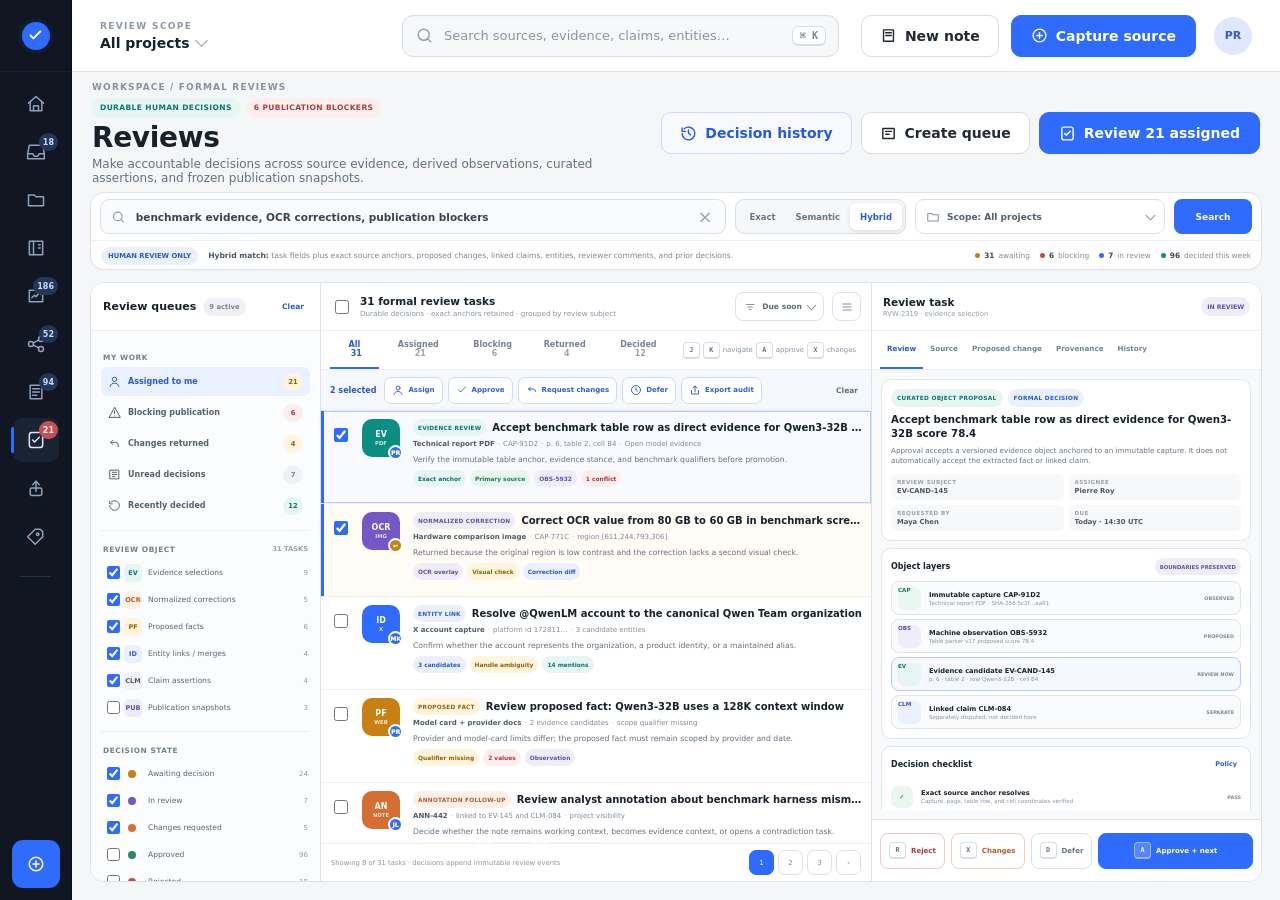
<file: docs/research-agent/artifacts/trace_web_osint_reviews_standalone.html>
<!DOCTYPE html>

<html lang="en">
<head>
<meta charset="utf-8"/>
<meta content="width=device-width, initial-scale=1" name="viewport"/>
<title>TRACE — Reviews</title>
<style>
:root{
  --sidebar-width:248px;--sidebar-collapsed-width:72px;--topbar-height:72px;--project-nav-height:48px;
  --sidebar:#101722;--sidebar2:#182334;--sidebarBorder:#263143;
  --app:#f4f6f8;--surface:#fff;--subtle:#f7f8fa;--line:#dde3e9;--divider:#edf0f3;
  --text:#17212b;--muted:#6b7685;--muted2:#909aa8;
  --blue:#2f6bff;--blue2:#1f56d8;--blueSoft:#eaf0ff;
  --teal:#0b8d82;--tealSoft:#e7f6f3;--green:#2c8a62;--greenSoft:#eaf7f0;
  --purple:#7357c7;--purpleSoft:#f0edfb;--red:#c44949;--redSoft:#fdeeee;
  --amber:#c98012;--amberSoft:#fff5df;--orange:#d76e31;--orangeSoft:#fff0e8;
  --shadow:0 4px 16px rgba(16,23,34,.08);--focus:0 0 0 3px rgba(47,107,255,.28)
}
*{box-sizing:border-box}html,body{margin:0;width:1920px;height:1200px;overflow:hidden;background:var(--app);font-family:Inter,ui-sans-serif,system-ui,-apple-system,BlinkMacSystemFont,"Segoe UI",sans-serif;color:var(--text);font-size:14px}button,input,select,textarea{font:inherit;color:inherit}button{cursor:pointer}a{color:inherit;text-decoration:none}:focus-visible{outline:none;box-shadow:var(--focus)}svg{stroke-linecap:round;stroke-linejoin:round}.sr-only{position:absolute!important;width:1px;height:1px;padding:0;margin:-1px;overflow:hidden;clip:rect(0,0,0,0);white-space:nowrap;border:0}
.app{display:grid;grid-template-columns:var(--sidebar-width) 1fr;width:100%;height:100%}.sidebar{background:var(--sidebar);color:#aab6c7;display:flex;flex-direction:column;border-right:1px solid #0a111a}.brand{height:72px;display:flex;align-items:center;padding:0 20px;border-bottom:1px solid rgba(255,255,255,.035)}.brand-mark{width:28px;height:28px;border-radius:50%;background:var(--blue);display:grid;place-items:center;margin-right:12px;box-shadow:0 0 0 4px rgba(47,107,255,.08)}.brand-mark svg{width:17px;height:17px;stroke:#fff;stroke-width:2.6;fill:none}.brand-name{font-size:18px;letter-spacing:2px;font-weight:800;color:#fff}.brand-pill{margin-left:9px;border-radius:999px;background:#21304a;border:1px solid #2f466d;color:#a9c2f4;font-size:9px;font-weight:800;padding:4px 7px;letter-spacing:.4px}.side-body{padding:10px 12px 0;flex:1;display:flex;flex-direction:column}.side-label{font-size:10px;letter-spacing:1.6px;font-weight:800;color:#738197;margin:12px 12px 10px}.active-label{margin-top:12px}.nav{display:flex;flex-direction:column;gap:4px}.nav-item{position:relative;height:44px;padding:0 12px;border-radius:10px;display:flex;align-items:center;gap:12px;color:#aab6c7;font-weight:550}.nav-item.active{background:var(--sidebar2);color:#fff}.nav-item.active:before{content:"";position:absolute;left:-1px;top:9px;bottom:9px;width:3px;border-radius:4px;background:var(--blue)}.nav-item svg{width:20px;height:20px;stroke:#90a2b9;stroke-width:1.8;fill:none;flex:0 0 auto}.nav-item.active svg{stroke:#dce8ff}.nav-count{margin-left:auto;min-width:26px;height:24px;padding:0 7px;border-radius:999px;background:#243654;color:#c8dbff;font-size:12px;font-weight:800;display:grid;place-items:center}.nav-count.red{background:#c94e52;color:#fff}.side-divider{height:1px;background:var(--sidebarBorder);margin:18px 8px 6px}.project-card{background:#162235;border:1px solid #2a3a52;border-radius:12px;margin:0 4px;padding:14px}.project-title{display:flex;align-items:center;gap:9px;color:#fff;font-weight:700;font-size:13px}.status-dot{width:9px;height:9px;border-radius:50%;background:#1ab3a3;box-shadow:0 0 0 3px rgba(26,179,163,.08)}.project-sub{font-size:11px;color:#91a0b5;margin-top:9px}.project-progress{display:grid;grid-template-columns:1fr auto;gap:10px;align-items:center;margin-top:10px}.bar{height:5px;background:#24344a;border-radius:999px;overflow:hidden}.bar>span{display:block;height:100%;border-radius:inherit;background:linear-gradient(90deg,#12a093,#2f6bff)}.project-progress small{font-size:10px;color:#a9b4c4}.sidebar-bottom{padding:14px 16px 18px}.capture-btn{height:48px;width:100%;border:0;border-radius:11px;background:var(--blue);color:#fff;font-weight:750;display:flex;align-items:center;justify-content:center;gap:10px;font-size:14px}.capture-btn svg{width:18px;height:18px;stroke:#fff;stroke-width:2;fill:none}.side-foot{font-size:10px;color:#68768b;margin:15px 8px 0}
.workspace{display:grid;grid-template-rows:72px 48px minmax(0,1fr);min-width:0;min-height:0;height:100%;overflow:hidden}.topbar{background:#fff;border-bottom:1px solid var(--line);display:grid;grid-template-columns:360px minmax(360px,1fr) auto;align-items:center;gap:22px;padding:0 28px}.project-switch{border:0;background:transparent;text-align:left;padding:0}.project-switch .eyebrow{font-size:9px;letter-spacing:1.35px;color:#8d98a7;font-weight:800;margin-bottom:4px}.project-switch .value{font-weight:750;font-size:14px;display:flex;align-items:center;gap:8px}.chev,.tiny-chev{border:solid #8c98a7;border-width:0 1.5px 1.5px 0;display:inline-block;transform:rotate(45deg)}.chev{padding:4px;margin-top:-4px}.tiny-chev{padding:3px;margin-top:-3px}.global-search{height:42px;max-width:610px;justify-self:center;width:100%;border:1px solid #d8dee6;border-radius:11px;background:#f7f8fa;display:flex;align-items:center;padding:0 12px;color:#929dab;box-shadow:inset 0 1px 2px rgba(16,23,34,.02)}.global-search svg{width:19px;height:19px;stroke:#96a2b0;stroke-width:1.9;fill:none;margin-right:10px}.global-search .hint{font-size:13px;color:#8a95a4}.global-search kbd{margin-left:auto;background:#fff;border:1px solid #d8dee6;border-bottom-width:2px;border-radius:6px;color:#7b8794;font-size:10px;font-weight:700;padding:3px 7px}.top-actions{display:flex;align-items:center;gap:12px}.btn{height:42px;border-radius:10px;border:1px solid #d8dee6;background:#fff;color:#202a35;padding:0 18px;font-weight:700;display:flex;align-items:center;justify-content:center;gap:8px;white-space:nowrap}.btn.primary{background:var(--blue);border-color:var(--blue);color:#fff;padding:0 19px}.btn.soft{background:#f7f9ff;border-color:#cddaff;color:#245bd7}.btn svg{width:17px;height:17px;stroke:currentColor;fill:none;stroke-width:2}.avatar{width:38px;height:38px;border-radius:50%;background:#dfe8ff;color:#315fc9;font-size:11px;font-weight:800;display:grid;place-items:center;margin-left:6px}
.project-nav{background:#fff;border-bottom:1px solid var(--line);height:48px;display:flex;align-items:center;padding:0 28px;gap:6px}.pnav-item{height:48px;padding:0 13px;display:flex;align-items:center;color:#6f7b89;font-size:12px;font-weight:700;border-bottom:2px solid transparent;white-space:nowrap}.pnav-item.active{color:#245bd7;border-color:var(--blue)}.pnav-item .count{margin-left:7px;height:20px;min-width:20px;padding:0 6px;border-radius:999px;background:#eef1f5;color:#758291;font-size:9px;display:grid;place-items:center}.pnav-item.active .count{background:#e8efff;color:#245bd7}.pnav-spacer{flex:1}.project-inbox{height:32px;border:1px solid #d8dee6;border-radius:9px;background:#f8f9fb;display:flex;align-items:center;padding:0 11px;font-size:10px;font-weight:750;color:#4f5d6a}.project-inbox span{margin-left:7px;min-width:20px;height:20px;padding:0 6px;border-radius:999px;background:var(--amberSoft);color:#9b6207;display:grid;place-items:center}
.main{min-width:0;min-height:0;height:100%;overflow:hidden;padding:14px 18px 18px;display:grid;grid-template-rows:94px 78px minmax(0,1fr);gap:12px}.page-head{display:flex;align-items:center;justify-content:space-between;padding:0 2px}.breadcrumb{font-size:9px;letter-spacing:1.15px;color:#8793a2;font-weight:800;margin-bottom:6px}.title-kickers{display:flex;gap:6px;margin-bottom:4px}.kicker{height:20px;padding:0 8px;border-radius:999px;display:flex;align-items:center;font-size:7.5px;font-weight:900;letter-spacing:.4px}.kicker.teal{background:var(--tealSoft);color:#08776e}.kicker.amber{background:var(--amberSoft);color:#976007}.page-head h1{font-size:28px;line-height:32px;margin:0 0 3px;font-weight:790;letter-spacing:-.35px}.page-subtitle{font-size:12px;color:#657181}.head-actions{display:flex;align-items:center;gap:9px}
.search-card{background:#fff;border:1px solid var(--line);border-radius:14px;overflow:hidden;display:grid;grid-template-rows:47px 30px;box-shadow:0 1px 2px rgba(16,23,34,.02)}.search-main{display:grid;grid-template-columns:minmax(360px,1fr) auto 250px 78px;gap:9px;align-items:center;padding:6px 9px}.ledger-search{height:35px;border:1px solid #d8dee6;border-radius:9px;background:#fafbfc;display:flex;align-items:center;padding:0 10px}.ledger-search svg{width:16px;height:16px;stroke:#8e9aa8;stroke-width:1.9;fill:none;margin-right:8px}.ledger-search input{border:0;background:transparent;outline:0;width:100%;font-size:10.5px;font-weight:650;color:#384451}.ledger-search .clear{width:24px;height:24px;border:0;background:transparent;color:#9ba5b0;font-size:18px}.mode-toggle{height:35px;border:1px solid #d8dee6;border-radius:9px;background:#f5f7f9;padding:3px;display:flex}.mode-btn{height:27px;border:0;background:transparent;border-radius:6px;padding:0 10px;color:#697684;font-size:8.5px;font-weight:800}.mode-btn.active{background:#fff;color:#245bd7;box-shadow:0 1px 4px rgba(16,23,34,.12)}.selectlike{height:35px;border:1px solid #d8dee6;border-radius:9px;background:#fff;padding:0 10px;display:flex;align-items:center;gap:7px;color:#53606d;font-size:9px;font-weight:750;white-space:nowrap}.selectlike svg{width:14px;height:14px;stroke:#8794a1;fill:none;stroke-width:1.8}.selectlike .tiny-chev{margin-left:auto}.search-go{height:35px;border:0;border-radius:8px;background:var(--blue);color:#fff;font-size:9px;font-weight:800}.search-meta{border-top:1px solid var(--divider);padding:0 10px;display:flex;align-items:center;gap:10px;min-width:0}.scope-pill{height:18px;padding:0 7px;border-radius:999px;background:var(--blueSoft);color:#245bd7;font-size:6.8px;font-weight:900;display:flex;align-items:center}.search-explain{font-size:7.6px;color:#7a8693;white-space:nowrap;overflow:hidden;text-overflow:ellipsis}.search-explain b{color:#4a5866}.meta-spacer{flex:1}.corpus-stat{font-size:7.4px;color:#7f8b98;display:flex;align-items:center;gap:4px;white-space:nowrap}.corpus-stat b{color:#3d4b58}.stat-dot{width:5px;height:5px;border-radius:50%;background:#9aa5b0}.stat-dot.teal{background:var(--teal)}.stat-dot.amber{background:var(--amber)}.stat-dot.blue{background:var(--blue)}.stat-dot.red{background:var(--red)}
.ledger-frame{min-height:0;border:1px solid var(--line);border-radius:14px;overflow:hidden;background:#fff;display:grid;grid-template-columns:258px minmax(0,1fr) 420px}.facets{min-width:0;min-height:0;height:100%;background:#fbfcfd;border-right:1px solid var(--line);display:grid;grid-template-rows:48px minmax(0,1fr)}.pane-head{height:48px;border-bottom:1px solid var(--divider);display:flex;align-items:center;padding:0 12px;gap:7px;background:#fff}.pane-head h2{font-size:11px;margin:0;font-weight:800}.pane-head .count{height:18px;padding:0 6px;border-radius:999px;background:#eef1f5;color:#798593;font-size:6.8px;font-weight:850;display:flex;align-items:center}.pane-head .spacer{flex:1}.text-btn{border:0;background:transparent;color:#245bd7;font-size:7.5px;font-weight:850;padding:4px}.facets-scroll{min-height:0;overflow:auto;padding:8px 10px 14px}.facet-section{padding:8px 0 10px;border-bottom:1px solid var(--divider)}.facet-section:last-child{border-bottom:0}.facet-title{height:20px;display:flex;align-items:center;padding:0 2px;font-size:7.4px;text-transform:uppercase;letter-spacing:.55px;font-weight:900;color:#73808e}.facet-title span{margin-left:auto;color:#9aa4af;font-size:6.7px;letter-spacing:0}.saved-list{display:flex;flex-direction:column;gap:2px}.saved-item{height:29px;border:0;border-radius:7px;background:transparent;padding:0 7px;display:flex;align-items:center;text-align:left;color:#55626f;font-size:8px;font-weight:720}.saved-item.active{background:#eaf0ff;color:#245bd7}.saved-item svg{width:13px;height:13px;stroke:currentColor;fill:none;stroke-width:1.8;margin-right:7px}.saved-item .n{margin-left:auto;min-width:20px;height:18px;padding:0 5px;border-radius:999px;background:#eef1f5;color:#7b8794;font-size:6.8px;font-weight:850;display:grid;place-items:center}.saved-item.active .n{background:#dfe8ff;color:#245bd7}.saved-item .n.alert{background:var(--redSoft);color:#ad3942}.saved-item .n.amber{background:var(--amberSoft);color:#976007}.saved-item .n.teal{background:var(--tealSoft);color:#08776e}.facet-row{height:27px;display:grid;grid-template-columns:15px 18px minmax(0,1fr) auto;gap:6px;align-items:center;padding:0 2px;color:#596674}.facet-row input{width:13px;height:13px;accent-color:var(--blue)}.facet-label{font-size:7.6px;white-space:nowrap;overflow:hidden;text-overflow:ellipsis}.facet-count{font-size:7px;color:#929ca8}.facet-dot{width:8px;height:8px;border-radius:50%;margin-left:4px}.facet-dot.accepted{background:var(--green)}.facet-dot.candidate{background:var(--amber)}.facet-dot.draft{background:var(--purple)}.facet-dot.deferred{background:#9da7b2}.verify-icon,.type-icon{width:18px;height:18px;border-radius:5px;display:grid;place-items:center;font-size:6.5px;font-weight:900}.verify-icon{background:var(--greenSoft);color:#238157}.verify-icon.source{background:var(--blueSoft);color:#245bd7}.verify-icon.warn{background:var(--amberSoft);color:#976007}.verify-icon.err{background:var(--redSoft);color:#ad3942}.type-icon.bench{background:var(--purpleSoft);color:#654db2}.type-icon.release{background:var(--blueSoft);color:#245bd7}.type-icon.license{background:var(--tealSoft);color:#08776e}.type-icon.code{background:#eef1f5;color:#4f5c69}.type-icon.cost{background:var(--amberSoft);color:#976007}.type-icon.visual{background:var(--orangeSoft);color:#b75a28}.compact-facet{padding-bottom:2px}.mini-filter-grid{display:grid;grid-template-columns:1fr 1fr;gap:4px}.mini-filter{height:25px;border:1px solid #dfe5eb;border-radius:7px;background:#fff;color:#667482;font-size:7px;font-weight:700;padding:0 6px;display:flex;align-items:center;justify-content:space-between}.mini-filter.active{border-color:#c8d7ff;background:#f4f7ff;color:#245bd7}.mini-filter span{color:#9aa4af;font-size:6.6px}
.results{min-width:0;min-height:0;height:100%;display:grid;grid-template-rows:48px 39px 41px minmax(0,1fr) 38px;background:#fff}.results-head{height:48px;border-bottom:1px solid var(--divider);display:flex;align-items:center;padding:0 10px;gap:8px}.master-check input{width:14px;height:14px;accent-color:var(--blue)}.results-title b{display:block;font-size:10.5px}.results-title span{display:block;font-size:7.2px;color:#8a95a2;margin-top:2px}.results-head .spacer{flex:1}.compact-select{height:29px;border:1px solid #dce2e8;border-radius:8px;background:#fff;padding:0 8px;display:flex;align-items:center;gap:6px;font-size:7.6px;font-weight:750;color:#5e6b78}.compact-select svg{width:12px;height:12px;stroke:#82909d;fill:none;stroke-width:1.8}.icon-btn{width:29px;height:29px;border:1px solid #dce2e8;border-radius:8px;background:#fff;display:grid;place-items:center}.icon-btn svg{width:14px;height:14px;stroke:#82909d;fill:none;stroke-width:1.8}.result-tabs{height:39px;border-bottom:1px solid var(--divider);display:flex;align-items:flex-end;padding:0 9px;gap:1px}.result-tab{height:39px;border:0;border-bottom:2px solid transparent;background:transparent;padding:0 10px;color:#768290;font-size:8px;font-weight:820}.result-tab.active{color:#245bd7;border-color:var(--blue)}.result-tab span{margin-left:4px;color:#99a3ae}.result-tab.active span{color:#245bd7}.tabs-spacer{flex:1}.shortcut-help{height:28px;align-self:center;border:0;background:transparent;color:#8793a0;font-size:6.9px;display:flex;align-items:center;gap:3px}.shortcut-help kbd,.decision kbd{min-width:17px;height:17px;border:1px solid #d8dee6;border-bottom-width:2px;border-radius:4px;background:#fff;color:#65717e;font-size:6.7px;font-weight:850;display:inline-grid;place-items:center}.bulkbar{height:41px;border-bottom:1px solid #dbe4fa;background:#f5f8ff;display:flex;align-items:center;padding:0 9px;gap:5px}.bulkbar.hidden{display:none}.bulkbar b{font-size:8px;color:#2d59bd;margin-right:3px}.bulkbar .spacer{flex:1}.bulk-action{height:27px;border:1px solid #cddaff;border-radius:7px;background:#fff;color:#315fc9;padding:0 7px;display:flex;align-items:center;gap:4px;font-size:7px;font-weight:780;white-space:nowrap}.bulk-action.danger{color:#a93942;border-color:#efc8cd}.bulk-action svg{width:12px;height:12px;stroke:currentColor;fill:none;stroke-width:1.9}.clear-selected{color:#63707d}.entity-list{min-height:0;overflow:auto}.entity-row{position:relative;min-height:101px;border-bottom:1px solid var(--divider);display:grid;grid-template-columns:24px 43px minmax(0,1fr) 132px;gap:8px;padding:8px 9px;align-items:start;background:#fff}.entity-row:hover{background:#fbfcfe}.entity-row.selected{background:#fbfdff}.entity-row.selected:before{content:"";position:absolute;left:0;top:0;bottom:0;width:3px;background:var(--blue)}.entity-row.active-preview{box-shadow:inset 0 0 0 1px #b9cbff;background:#f8faff}.row-check{padding-top:6px}.row-check input{width:14px;height:14px;accent-color:var(--blue)}.source-icon{width:38px;height:38px;border-radius:10px;display:grid;place-items:center;align-content:center;gap:0;color:#fff;font-weight:900}.source-icon span{font-size:8px;line-height:10px}.source-icon small{font-size:5.8px;opacity:.8}.source-icon.paper{background:#c95656}.source-icon.github{background:#303844}.source-icon.x{background:#1c232b}.source-icon.video{background:#6b57bb}.source-icon.image{background:#d98217}.source-icon.web{background:#1b968b}.source-icon.manual{background:#4578d4}.row-main{min-width:0}.row-top{display:flex;align-items:center;gap:6px;min-width:0}.row-top h3{font-size:10px;line-height:14px;margin:0;font-weight:800;white-space:nowrap;overflow:hidden;text-overflow:ellipsis}.object-badge{height:17px;padding:0 5px;border-radius:999px;font-size:5.9px;font-weight:900;letter-spacing:.25px;display:flex;align-items:center;flex:0 0 auto}.object-badge.accepted{background:var(--greenSoft);color:#1f7b55}.object-badge.candidate{background:var(--amberSoft);color:#946006}.object-badge.corrected{background:var(--purpleSoft);color:#654db2}.object-badge.contextual{background:var(--blueSoft);color:#245bd7}.source-line{font-size:7px;color:#8a95a2;margin-top:3px;white-space:nowrap;overflow:hidden;text-overflow:ellipsis}.source-line b{color:#53606d}.row-main p{font-size:7.7px;line-height:11px;color:#65717e;margin:5px 0 5px;white-space:nowrap;overflow:hidden;text-overflow:ellipsis}.row-main mark{background:#fff0a6;color:#5a4a00;padding:0 1px}.row-main del{color:#a33c45;background:#fdeeee;text-decoration-thickness:1px}.row-main ins{color:#14744f;background:#eaf7f0;text-decoration:none;padding:0 2px}.row-chips{display:flex;align-items:center;gap:4px;min-width:0;overflow:hidden}.chip{height:17px;border-radius:999px;padding:0 5px;font-size:5.9px;font-weight:850;display:flex;align-items:center;white-space:nowrap}.chip.teal{background:var(--tealSoft);color:#08776e}.chip.purple{background:var(--purpleSoft);color:#654db2}.chip.green{background:var(--greenSoft);color:#1f7b55}.chip.blue{background:var(--blueSoft);color:#245bd7}.chip.amber{background:var(--amberSoft);color:#946006}.chip.red{background:var(--redSoft);color:#ad3942}.row-side{height:100%;border-left:1px solid var(--divider);padding-left:9px;display:flex;flex-direction:column;align-items:flex-start;gap:5px}.state-pill{height:19px;border-radius:999px;padding:0 6px;font-size:6.2px;font-weight:900;display:flex;align-items:center}.state-pill.accepted{background:var(--greenSoft);color:#1f7b55}.state-pill.proposed{background:var(--amberSoft);color:#946006}.state-pill.verify{background:var(--purpleSoft);color:#654db2}.state-pill.contextual{background:var(--blueSoft);color:#245bd7}.side-line{font-size:6.7px;color:#64717e;display:flex;align-items:center;gap:4px;white-space:nowrap}.side-line.muted{color:#9aa4af}.priority{width:6px;height:6px;border-radius:50%}.priority.high{background:var(--red)}.priority.medium{background:var(--amber)}.priority.normal{background:var(--green)}.results-foot{height:38px;border-top:1px solid var(--divider);display:flex;align-items:center;padding:0 10px;color:#8a95a2;font-size:6.8px}.results-foot .spacer{flex:1}.page-btn{width:25px;height:25px;border:1px solid #dce2e8;border-radius:7px;background:#fff;color:#7a8794;font-size:7px;margin-left:4px}.page-btn.active{background:var(--blue);border-color:var(--blue);color:#fff}
.preview{min-width:0;min-height:0;height:100%;background:#f8f9fb;border-left:1px solid var(--line);display:grid;grid-template-rows:48px 39px minmax(0,1fr) 62px}.preview-head{height:48px;border-bottom:1px solid var(--divider);background:#fff;display:flex;align-items:center;padding:0 11px}.preview-head h2{font-size:10.5px;margin:0}.preview-head div>span{display:block;font-size:6.8px;color:#929ca8;margin-top:2px}.preview-head .spacer{flex:1}.preview-state{height:19px;border-radius:999px;padding:0 6px;font-size:6.2px;font-weight:900;display:flex;align-items:center}.preview-state.proposed{background:var(--amberSoft);color:#946006}.preview-state.accepted{background:var(--greenSoft);color:#1f7b55}.preview-state.verify{background:var(--purpleSoft);color:#654db2}.close-preview{display:none;width:28px;height:28px;border:1px solid #dce2e8;border-radius:8px;background:#fff;margin-left:6px}.preview-tabs{height:39px;border-bottom:1px solid var(--divider);display:flex;align-items:flex-end;padding:0 8px;background:#fff}.preview-tab{height:39px;border:0;border-bottom:2px solid transparent;background:transparent;color:#778391;font-size:7.2px;font-weight:820;padding:0 7px;white-space:nowrap}.preview-tab.active{color:#245bd7;border-color:var(--blue)}.preview-body{min-height:0;padding:9px;overflow:hidden}.preview-panel{display:none;height:100%}.preview-panel.active{display:block}.preview-scroll{height:100%;overflow:auto;display:flex;flex-direction:column;gap:7px;padding-right:1px}.detail-card{background:#fff;border:1px solid #dfe5eb;border-radius:10px;padding:9px}.summary-kickers{display:flex;align-items:center;gap:5px;margin-bottom:6px}.layer-badge{height:18px;border-radius:999px;padding:0 6px;display:flex;align-items:center;font-size:5.8px;font-weight:900;letter-spacing:.28px}.layer-badge.observation{background:var(--purpleSoft);color:#654db2}.layer-badge.noncanonical{background:var(--amberSoft);color:#946006}.entity-summary h3{font-size:10.2px;line-height:14px;margin:0 0 5px}.entity-summary p{font-size:7.4px;line-height:10.5px;color:#687582;margin:0}.detail-meta-grid{display:grid;grid-template-columns:1fr 1fr;gap:5px;margin-top:8px}.detail-meta-grid div{background:#f7f8fa;border-radius:6px;padding:5px 6px}.detail-meta-grid span{display:block;font-size:5.6px;letter-spacing:.45px;color:#98a2ad;font-weight:850}.detail-meta-grid b{display:block;font-size:6.8px;color:#4a5866;margin-top:2px;white-space:nowrap;overflow:hidden;text-overflow:ellipsis}.pdf-preview{padding:0;overflow:hidden}.pdf-toolbar{height:24px;background:#edf1f5;border-bottom:1px solid #dfe5eb;display:flex;align-items:center;padding:0 7px;gap:4px;font-size:5.8px;color:#8a95a2}.pdf-toolbar b{font-size:6px;color:#6b7784;margin-left:4px}.pdf-toolbar .spacer{flex:1}.pdf-dot{width:5px;height:5px;border-radius:50%;background:#c5ccd4}.pdf-dot:nth-child(1){background:#e17c7c}.pdf-dot:nth-child(2){background:#e4bd65}.pdf-dot:nth-child(3){background:#71bb8c}.paper-page{margin:7px 16px;background:#fff;border:1px solid #e4e8ec;box-shadow:0 2px 8px rgba(16,23,34,.08);padding:9px 10px;position:relative}.paper-heading{font-family:Georgia,serif;font-size:7px;font-weight:700;color:#3b444e}.paper-lines{display:flex;flex-direction:column;gap:3px;margin:5px 0}.paper-lines i{height:2px;background:#e2e6ea;border-radius:99px;width:96%}.paper-lines i.short{width:65%}.mini-table{border:1px solid #cfd5db}.trow{display:grid;grid-template-columns:1.35fr .65fr .8fr .65fr;min-height:16px;border-bottom:1px solid #e1e5e9}.trow:last-child{border-bottom:0}.trow span{font-size:5.5px;display:flex;align-items:center;padding:0 3px;border-right:1px solid #e1e5e9}.trow span:last-child{border-right:0}.trow.head{background:#eef1f4;font-weight:800}.trow.selected-cell span:nth-child(3){background:#fff1a8;color:#634e00;font-weight:900;box-shadow:inset 0 0 0 1px #e3bc35}.region-label{position:absolute;right:8px;bottom:-12px;background:#245bd7;color:#fff;border-radius:999px;padding:2px 5px;font-size:4.8px;font-weight:800}.capture-caption{height:24px;border-top:1px solid var(--divider);display:flex;align-items:center;padding:0 8px;font-size:5.8px;color:#7f8b98}.capture-caption b{color:#53606d}.capture-caption .spacer{flex:1}.hash{font-family:ui-monospace,SFMono-Regular,Menlo,monospace;color:#7c8895}.section-head{display:flex;align-items:center;margin-bottom:6px}.section-head h4{font-size:8px;margin:0;font-weight:850}.section-head>a,.section-head>.text-btn{margin-left:auto;font-size:6.5px;color:#245bd7;font-weight:800}.reviewable,.fact-warning,.source-state{margin-left:auto;height:17px;border-radius:999px;padding:0 5px;display:flex;align-items:center;font-size:5.3px;font-weight:900}.reviewable{background:var(--purpleSoft);color:#654db2}.fact-warning{background:var(--amberSoft);color:#946006}.source-state{background:var(--tealSoft);color:#08776e}.normalized-card blockquote{margin:0;background:#f7f8fa;border-left:3px solid var(--purple);border-radius:0 6px 6px 0;padding:7px 8px;font-size:8.2px;font-weight:750;color:#394653}.model-line{display:grid;grid-template-columns:25px minmax(0,1fr);gap:7px;align-items:center;margin-top:7px}.model-mark{width:24px;height:24px;border-radius:7px;background:var(--purpleSoft);color:#654db2;display:grid;place-items:center;font-size:6px;font-weight:900}.model-line b{font-size:7px;display:block}.model-line span{font-size:6px;color:#8a95a2;display:block;margin-top:1px}.fact-grid{display:grid;grid-template-columns:68px minmax(0,1fr);gap:0}.fact-grid>span,.fact-grid>b{min-height:20px;border-bottom:1px solid #f0f2f4;display:flex;align-items:center;font-size:6.7px}.fact-grid>span{color:#8b96a2}.fact-grid>b{color:#465360}.fact-grid>*:nth-last-child(-n+2){border-bottom:0}.fact-value{color:#14744f!important;font-size:9px!important}.claim-row{display:grid;grid-template-columns:auto minmax(0,1fr) auto;gap:7px;align-items:center}.claim-id{height:20px;padding:0 6px;border-radius:999px;background:#eef1f5;color:#65717e;font-size:5.8px;font-weight:900;display:flex;align-items:center}.claim-row b{display:block;font-size:6.8px;line-height:9px}.claim-row span{display:block;font-size:5.8px;color:#8b96a2;margin-top:2px}.conflict-pill{height:18px!important;border-radius:999px;background:var(--redSoft);color:#ad3942!important;padding:0 5px;display:flex!important;align-items:center;font-size:5.2px!important;font-weight:900}.open-workbench{min-height:45px;border:1px solid #cbd9ff;border-radius:10px;background:#f5f8ff;color:#245bd7;padding:0 9px;display:grid;grid-template-columns:27px minmax(0,1fr) auto;gap:7px;align-items:center;text-align:left}.open-workbench svg{width:20px;height:20px;stroke:#245bd7;fill:none;stroke-width:1.8}.open-workbench b{display:block;font-size:7.5px}.open-workbench small{display:block;font-size:5.8px;color:#7183ad;margin-top:1px}.open-workbench .arrow{font-size:16px}.simple-list>div{min-height:29px;border-bottom:1px solid #f0f2f4;display:grid;grid-template-columns:88px minmax(0,1fr);align-items:center;gap:7px}.simple-list>div:last-child{border-bottom:0}.simple-list span{font-size:6.3px;color:#8b96a2}.simple-list b{font-size:6.8px;color:#475461;white-space:nowrap;overflow:hidden;text-overflow:ellipsis}.anchor-code{background:#17212b;color:#dce5ef;border-radius:7px;padding:8px;font:6.5px/10px ui-monospace,SFMono-Regular,Menlo,monospace}.artifact-grid{display:grid;grid-template-columns:1fr 1fr;gap:5px}.artifact-grid span{height:25px;border:1px solid #e0e5ea;border-radius:7px;background:#fafbfc;display:flex;align-items:center;padding:0 7px;font-size:6.5px;color:#5f6c79;font-weight:750}.assertion{min-height:34px;display:grid;grid-template-columns:8px minmax(0,1fr);gap:7px;align-items:center;border-bottom:1px solid #f0f2f4}.assertion:last-child{border-bottom:0}.assertion i{width:7px;height:7px;border-radius:50%}.assertion i.green{background:var(--green)}.assertion i.red{background:var(--red)}.assertion b{font-size:6.8px;display:block}.assertion span{font-size:5.8px;color:#8a95a2}.prov-timeline{display:flex;flex-direction:column}.prov-step{min-height:38px;display:grid;grid-template-columns:18px minmax(0,1fr);gap:7px;position:relative}.prov-step:after{content:"";position:absolute;left:8px;top:18px;bottom:-2px;width:1px;background:#dfe5eb}.prov-step:last-child:after{display:none}.prov-step i{width:17px;height:17px;border-radius:50%;margin-top:1px;z-index:1;border:4px solid #eef1f5;background:#7b8794}.prov-step.capture i{background:var(--green);border-color:var(--greenSoft)}.prov-step.artifact i{background:var(--blue);border-color:var(--blueSoft)}.prov-step.model i{background:var(--purple);border-color:var(--purpleSoft)}.prov-step.observation i{background:var(--amber);border-color:var(--amberSoft)}.prov-step.evidence i{background:var(--teal);border-color:var(--tealSoft)}.prov-step b{display:block;font-size:6.8px}.prov-step span{display:block;font-size:5.9px;color:#8b96a2;margin-top:1px}.discovery-box{display:grid;grid-template-columns:24px minmax(0,1fr);gap:7px;align-items:center}.serp-mark{width:23px;height:23px;border-radius:7px;background:var(--amberSoft);color:#9c6305;display:grid;place-items:center;font-size:7px;font-weight:900}.discovery-box b{display:block;font-size:6.8px}.discovery-box span{display:block;font-size:5.7px;color:#8b96a2;margin-top:2px}.discovery-note,.note-copy{font-size:6.5px;line-height:9px;color:#74808d;margin:7px 0 0}.activity-list{display:flex;flex-direction:column}.activity-row{min-height:38px;border-bottom:1px solid #f0f2f4;display:grid;grid-template-columns:24px minmax(0,1fr) auto;gap:7px;align-items:center}.activity-row:last-child{border-bottom:0}.act-icon{width:23px;height:23px;border-radius:7px;background:var(--blueSoft);color:#245bd7;display:grid;place-items:center;font-size:6px;font-weight:900}.act-icon.model{background:var(--purpleSoft);color:#654db2}.act-icon.amber{background:var(--amberSoft);color:#946006}.activity-row b{font-size:6.8px;display:block}.activity-row span{font-size:5.8px;color:#8b96a2}.activity-row em{font-style:normal;font-size:5px;font-weight:900;color:#8f9aa6}.decision-bar{height:62px;border-top:1px solid var(--line);background:#fff;display:flex;align-items:center;padding:0 8px;gap:6px}.decision{height:36px;border:1px solid #d8dee6;border-radius:8px;background:#fff;color:#53606d;padding:0 8px;display:flex;align-items:center;justify-content:center;gap:5px;font-size:7px;font-weight:820;white-space:nowrap}.decision.danger{color:#a93942;border-color:#efc8cd}.decision.edit{color:#245bd7;border-color:#cddaff}.decision.primary{background:var(--blue);border-color:var(--blue);color:#fff;flex:1}.decision svg{width:12px;height:12px;stroke:currentColor;fill:none;stroke-width:1.9}.decision.primary kbd{background:rgba(255,255,255,.18);border-color:rgba(255,255,255,.4);color:#fff}.toast{position:fixed;right:24px;bottom:24px;background:#17212b;color:#fff;border-radius:10px;padding:11px 14px;font-size:11px;font-weight:650;box-shadow:0 8px 30px rgba(16,23,34,.25);opacity:0;transform:translateY(12px);pointer-events:none;transition:.2s ease;z-index:30}.toast.show{opacity:1;transform:translateY(0)}
@media(max-width:1439px){html,body{width:100%;height:100%}.app{grid-template-columns:72px 1fr}.brand{padding:0;justify-content:center}.brand-mark{margin:0}.brand-name,.brand-pill,.side-label,.nav-item span:not(.nav-count),.project-card,.side-foot,.capture-btn span{display:none}.nav-item{justify-content:center;padding:0}.nav-count{position:absolute;right:1px;top:3px;min-width:18px;height:18px;padding:0 4px;font-size:8px}.sidebar-bottom{padding:12px}.capture-btn{width:48px;padding:0}.topbar{grid-template-columns:280px minmax(280px,1fr) auto}.ledger-frame{grid-template-columns:230px minmax(0,1fr) 380px}.row-side{display:none}.entity-row{grid-template-columns:24px 43px minmax(0,1fr)}.bulk-action:nth-of-type(n+7){display:none}}
@media(max-width:1179px){html,body{width:100%;height:auto;min-height:100%;overflow:auto}.app{grid-template-columns:1fr}.sidebar{display:none}.workspace{grid-template-rows:64px 48px auto}.topbar{height:64px;grid-template-columns:1fr auto;padding:0 18px}.global-search{display:none}.project-nav{padding:0 14px;overflow-x:auto}.main{overflow:visible;padding:16px;grid-template-rows:auto auto minmax(760px,1fr)}.page-head{align-items:flex-start}.head-actions{flex-wrap:wrap;justify-content:flex-end}.search-main{grid-template-columns:1fr auto auto}.selectlike{display:none}.ledger-frame{grid-template-columns:230px minmax(0,1fr)}.preview{position:fixed;z-index:20;right:0;top:64px;bottom:0;width:420px;box-shadow:-12px 0 36px rgba(16,23,34,.18);transform:translateX(105%);transition:.22s}.preview.open{transform:translateX(0)}.preview-head .close-preview{display:block}.preview-body{overflow:hidden}.row-main p{white-space:normal;display:-webkit-box;-webkit-line-clamp:2;-webkit-box-orient:vertical}.bulk-action span{display:none}.bulk-action{width:27px;padding:0;justify-content:center}}
@media(max-width:767px){.top-actions .btn:not(.primary){display:none}.top-actions .btn.primary{width:42px;padding:0;font-size:0}.avatar{display:none}.project-switch .eyebrow{display:none}.project-nav{gap:0}.pnav-item{padding:0 10px}.project-inbox{display:none}.main{padding:12px}.page-head{display:block}.head-actions{margin-top:12px;justify-content:flex-start}.head-actions .btn{flex:1}.search-card{grid-template-rows:auto auto}.search-main{grid-template-columns:1fr auto;padding:7px}.mode-toggle{grid-column:1/-1;order:3}.search-meta{min-height:38px;flex-wrap:wrap;padding:5px 9px}.corpus-stat{display:none}.ledger-frame{grid-template-columns:1fr;min-height:780px}.facets{position:fixed;z-index:21;left:0;top:64px;bottom:0;width:280px;box-shadow:12px 0 36px rgba(16,23,34,.18);transform:translateX(-105%);transition:.22s}.facets.open{transform:translateX(0)}.preview{width:100%;top:64px}.result-tabs{overflow-x:auto}.shortcut-help{display:none}.entity-row{min-height:126px}.source-line{white-space:normal;display:-webkit-box;-webkit-line-clamp:2;-webkit-box-orient:vertical}.row-chips .chip:nth-child(n+4){display:none}.preview-tabs{overflow-x:auto}.decision{padding:0 6px}.decision.edit{display:none}}

/* Entity Directory page extensions */
.entity-icon{width:38px;height:38px;border-radius:10px;display:grid;place-items:center;align-content:center;color:#fff;font-weight:900;box-shadow:inset 0 0 0 1px rgba(255,255,255,.08)}
.entity-icon span{font-size:8px;line-height:10px}.entity-icon small{font-size:5.6px;opacity:.82;max-width:31px;overflow:hidden;text-overflow:ellipsis;white-space:nowrap}
.entity-icon.lab{background:#2f6bff}.entity-icon.model{background:#7255c7}.entity-icon.benchmark{background:#d17a14}.entity-icon.repo{background:#303844}.entity-icon.paper{background:#c95656}.entity-icon.tool{background:#0b8d82}.entity-icon.account{background:#17212b}.entity-icon.hardware{background:#587495}
.type-icon.person{background:#eaf0ff;color:#245bd7}.type-icon.lab{background:#e7f6f3;color:#08776e}.type-icon.model{background:#f0edfb;color:#654db2}.type-icon.repo{background:#eef1f5;color:#4f5c69}.type-icon.paper{background:#fdeeee;color:#ad3942}.type-icon.benchmark{background:#fff5df;color:#946006}.type-icon.hardware{background:#edf3f8;color:#536f8d}.type-icon.tool{background:#eaf7f0;color:#1f7b55}.type-icon.topic{background:#fff0e8;color:#b75a28}.type-icon.account{background:#edf0f3;color:#26323d}
.object-badge.canonical{background:var(--greenSoft);color:#1f7b55}.object-badge.unresolved{background:var(--amberSoft);color:#946006}.object-badge.merge{background:var(--redSoft);color:#ad3942}.object-badge.relation{background:var(--purpleSoft);color:#654db2}.object-badge.review{background:var(--blueSoft);color:#245bd7}
.state-pill.reviewed{background:var(--greenSoft);color:#1f7b55}.state-pill.unresolved{background:var(--amberSoft);color:#946006}.state-pill.merge{background:var(--redSoft);color:#ad3942}.state-pill.relation{background:var(--purpleSoft);color:#654db2}.state-pill.needs-review{background:var(--blueSoft);color:#245bd7}
.preview-state.unresolved{background:var(--amberSoft);color:#946006}.preview-state.reviewed{background:var(--greenSoft);color:#1f7b55}.preview-state.merge{background:var(--redSoft);color:#ad3942}.preview-state.relation{background:var(--purpleSoft);color:#654db2}
.layer-badge.candidate{background:var(--purpleSoft);color:#654db2}.layer-badge.unresolved{background:var(--amberSoft);color:#946006}.layer-badge.canonical{background:var(--greenSoft);color:#1f7b55}.layer-badge.reviewed{background:var(--blueSoft);color:#245bd7}
.entity-row{min-height:96px}.entity-row .row-main p{margin:4px 0 5px}.identity-line{font-size:7px;color:#8a95a2;margin-top:3px;white-space:nowrap;overflow:hidden;text-overflow:ellipsis}.identity-line b{color:#53606d}.identity-line code{font:6.7px ui-monospace,SFMono-Regular,Menlo,monospace;color:#6c7783;background:#f2f4f6;border-radius:4px;padding:1px 3px}.entity-counts{display:flex;gap:6px;margin-top:2px}.entity-counts span{font-size:6.1px;color:#7d8996}.entity-counts b{color:#4a5866}.ambiguity-high{color:#ad3942!important}.ambiguity-medium{color:#946006!important}.match-strong{color:#14744f!important}
.entity-summary h3{font-size:10.2px;line-height:14px;margin:0 0 5px}.entity-summary p{font-size:7.4px;line-height:10.5px;color:#687582;margin:0}
.mention-stack{display:flex;flex-direction:column;gap:5px}.mention-snippet{border:1px solid #e2e7ec;border-radius:8px;padding:7px;background:#fbfcfd}.mention-top{display:grid;grid-template-columns:24px minmax(0,1fr) auto;gap:6px;align-items:center}.mention-source{width:23px;height:23px;border-radius:7px;display:grid;place-items:center;font-size:6px;font-weight:900;color:#fff}.mention-source.x{background:#18212b}.mention-source.github{background:#303844}.mention-source.paper{background:#c95656}.mention-source.web{background:#0b8d82}.mention-top b{display:block;font-size:6.8px}.mention-top span{display:block;font-size:5.7px;color:#8a95a2;margin-top:1px}.mention-anchor{height:17px;padding:0 5px;border-radius:999px;background:#eef1f5;color:#65717e;font-size:5.2px;font-weight:850;display:flex;align-items:center}.mention-snippet blockquote{font-size:6.6px;line-height:9px;color:#55626f;margin:5px 0 0;padding-left:7px;border-left:2px solid #cdd7e2}
.match-list{display:flex;flex-direction:column;gap:6px}.match-card{position:relative;border:1px solid #dfe5eb;border-radius:9px;background:#fff;padding:8px;display:grid;grid-template-columns:18px minmax(0,1fr) auto;gap:7px}.match-card.selected{border-color:#9fb8ff;background:#f7f9ff;box-shadow:inset 0 0 0 1px #d6e0ff}.match-radio{width:14px;height:14px;border:1.5px solid #aab5c0;border-radius:50%;margin-top:2px;display:grid;place-items:center}.match-card.selected .match-radio{border-color:var(--blue)}.match-card.selected .match-radio:after{content:"";width:7px;height:7px;border-radius:50%;background:var(--blue)}.match-main b{display:block;font-size:7.3px}.match-main>span{display:block;font-size:5.9px;color:#7d8996;margin-top:2px;line-height:8.5px}.match-meta{display:flex;gap:4px;margin-top:5px;flex-wrap:wrap}.match-meta span{height:16px;border-radius:999px;padding:0 5px;background:#eef1f5;color:#65717e;font-size:5.2px;font-weight:800;display:flex;align-items:center}.match-strength{height:18px;border-radius:999px;padding:0 6px;font-size:5.3px;font-weight:900;display:flex;align-items:center;white-space:nowrap}.match-strength.strong{background:var(--greenSoft);color:#1f7b55}.match-strength.weak{background:#eef1f5;color:#697582}
.treatment-grid{display:grid;grid-template-columns:78px minmax(0,1fr);gap:0}.treatment-grid>span,.treatment-grid>b{min-height:23px;border-bottom:1px solid #f0f2f4;display:flex;align-items:center;font-size:6.5px}.treatment-grid>span{color:#8b96a2}.treatment-grid>b{color:#475461}.treatment-grid>*:nth-last-child(-n+2){border-bottom:0}.alias-pill{height:18px;border-radius:999px;padding:0 5px;background:var(--blueSoft);color:#245bd7;font-size:5.6px;font-weight:850;display:inline-flex!important;align-items:center;justify-self:start}
.relation-candidate{display:grid;grid-template-columns:minmax(0,1fr) auto;gap:7px;align-items:center}.relation-path{display:flex;align-items:center;gap:5px;font-size:6.6px;font-weight:780;min-width:0}.relation-path span{height:20px;border-radius:999px;padding:0 6px;background:#eef1f5;display:flex;align-items:center;white-space:nowrap}.relation-path i{color:#8d98a5;font-style:normal}.relation-detail{font-size:5.8px;color:#8b96a2;margin-top:4px}.relation-status{height:18px;border-radius:999px;padding:0 5px;background:var(--purpleSoft);color:#654db2;font-size:5.1px;font-weight:900;display:flex;align-items:center}
.open-entity{min-height:45px;border:1px solid #cbd9ff;border-radius:10px;background:#f5f8ff;color:#245bd7;padding:0 9px;display:grid;grid-template-columns:27px minmax(0,1fr) auto;gap:7px;align-items:center;text-align:left}.open-entity svg{width:20px;height:20px;stroke:#245bd7;fill:none;stroke-width:1.8}.open-entity b{display:block;font-size:7.5px}.open-entity small{display:block;font-size:5.8px;color:#7183ad;margin-top:1px}.open-entity .arrow{font-size:16px}
.mention-table{display:flex;flex-direction:column}.mention-row{min-height:49px;border-bottom:1px solid #f0f2f4;display:grid;grid-template-columns:25px minmax(0,1fr) auto;gap:7px;align-items:center}.mention-row:last-child{border-bottom:0}.mention-row b{display:block;font-size:6.8px}.mention-row span{display:block;font-size:5.7px;color:#8b96a2;margin-top:1px}.mention-review{height:17px;border-radius:999px;padding:0 5px;font-size:5px;font-weight:900;background:var(--amberSoft);color:#946006}.mention-review.confirmed{background:var(--greenSoft);color:#1f7b55}
.attribute-list{display:flex;flex-direction:column}.attribute-row{min-height:37px;border-bottom:1px solid #f0f2f4;display:grid;grid-template-columns:72px minmax(0,1fr) auto;gap:7px;align-items:center}.attribute-row:last-child{border-bottom:0}.attribute-row>span{font-size:6px;color:#8b96a2}.attribute-row b{font-size:6.7px}.attribute-state{height:17px;border-radius:999px;padding:0 5px;font-size:5px;font-weight:900}.attribute-state.accepted{background:var(--greenSoft);color:#1f7b55}.attribute-state.proposed{background:var(--amberSoft);color:#946006}
.decision.create{color:#654db2;border-color:#d8cff4}.decision.match-edit{color:#245bd7;border-color:#cddaff}.decision.primary kbd{background:rgba(255,255,255,.18);border-color:rgba(255,255,255,.4);color:#fff}
@media(max-width:1439px){.entity-row{grid-template-columns:24px 43px minmax(0,1fr)}.entity-counts{display:none}}
@media(max-width:1179px){.entity-row .row-main p{white-space:normal;display:-webkit-box;-webkit-line-clamp:2;-webkit-box-orient:vertical}}
@media(max-width:767px){.entity-row{min-height:126px}.identity-line{white-space:normal;display:-webkit-box;-webkit-line-clamp:2;-webkit-box-orient:vertical}.match-card{grid-template-columns:18px minmax(0,1fr)}.match-strength{grid-column:2}.decision.match-edit{display:none}}

/* Compatibility and high-fidelity polish for Entity Directory markup */
.entity-avatar{width:38px;height:38px;border-radius:10px;display:grid;place-items:center;align-content:center;position:relative;color:#fff;font-weight:900;line-height:1;box-shadow:inset 0 0 0 1px rgba(255,255,255,.08)}
.entity-avatar>span{font-size:8px;line-height:9px}.entity-avatar>small{font-size:5.2px;line-height:7px;opacity:.82;margin-top:1px}.entity-avatar.model{background:#7255c7}.entity-avatar.lab{background:#0b8d82}.entity-avatar.repo{background:#303844}.entity-avatar.benchmark{background:#d17a14}.entity-avatar.paper{background:#c95656}.entity-avatar.hardware{background:#587495}.entity-avatar.person{background:#2f6bff}.entity-avatar.tool{background:#2c8a62}.entity-avatar.account{background:#17212b}.entity-avatar.domain{background:#276eaa}
.candidate-mark,.verified-mark{position:absolute;right:-3px;bottom:-3px;width:15px;height:15px;border-radius:50%;display:grid;place-items:center;border:2px solid #fff;font-style:normal;font-size:6px;font-weight:950}.candidate-mark{background:var(--amber);color:#fff}.verified-mark{background:var(--green);color:#fff}
.record-badge{height:17px;padding:0 5px;border-radius:999px;font-size:5.7px;font-weight:900;letter-spacing:.24px;display:flex;align-items:center;flex:0 0 auto;white-space:nowrap}.record-badge.candidate{background:var(--amberSoft);color:#946006}.record-badge.canonical{background:var(--greenSoft);color:#1f7b55}.record-badge.merge{background:var(--redSoft);color:#ad3942}.record-badge.relation{background:var(--purpleSoft);color:#654db2}.record-badge.review{background:var(--blueSoft);color:#245bd7}
.alias-line,.mention-line{font-size:7px;line-height:10px;color:#7f8b98;margin-top:3px;white-space:nowrap;overflow:hidden;text-overflow:ellipsis}.alias-line b,.mention-line b{color:#4f5d6a}.mention-line mark{background:#fff0a6;color:#5a4a00;padding:0 1px}.candidate-row{background:#fffdfa}.merge-row{background:#fffafb}
.layer-badge.entity-observation{background:var(--purpleSoft);color:#654db2}.layer-badge.unresolved{background:var(--amberSoft);color:#946006}
.mention-preview{padding:0;overflow:hidden}.mention-toolbar{height:24px;background:#edf1f5;border-bottom:1px solid #dfe5eb;display:flex;align-items:center;padding:0 7px;gap:4px;font-size:5.8px;color:#8a95a2}.mention-toolbar b{font-size:6px;color:#6b7784;margin-left:4px}.mention-toolbar .spacer{flex:1}.source-page{margin:7px 14px;background:#fff;border:1px solid #e4e8ec;box-shadow:0 2px 8px rgba(16,23,34,.08);padding:9px 10px 12px;position:relative}.source-copy{font-family:Georgia,serif;font-size:7.2px;line-height:10.5px;color:#3f4953;margin-top:5px}.source-copy mark{background:#fff0a6;color:#5a4a00;padding:0 1px}.mention-box{margin-top:7px;background:#f5f7fa;border-left:3px solid var(--purple);border-radius:0 6px 6px 0;padding:6px 7px}.mention-box span{display:block;font-size:4.9px;letter-spacing:.45px;color:#8a95a2;font-weight:900}.mention-box b{display:block;margin-top:2px;font:6px/9px ui-monospace,SFMono-Regular,Menlo,monospace;color:#4b5662}.anchor-label{position:absolute;right:8px;bottom:-10px;background:#245bd7;color:#fff;border-radius:999px;padding:2px 5px;font-size:4.8px;font-weight:850}
.match-option{position:relative;border:1px solid #dfe5eb;border-radius:9px;background:#fff;padding:7px;display:grid;grid-template-columns:15px 27px minmax(0,1fr) auto;gap:7px;align-items:start;cursor:pointer}.match-option.selected{border-color:#9fb8ff;background:#f7f9ff;box-shadow:inset 0 0 0 1px #d6e0ff}.match-option input{width:13px;height:13px;accent-color:var(--blue);margin-top:3px}.match-avatar{width:26px;height:26px;border-radius:8px;background:#7255c7;color:#fff;display:grid;place-items:center;font-size:7px;font-weight:900}.match-option>span:nth-of-type(2)>b{display:block;font-size:6.8px}.match-option p{font-size:5.8px;line-height:8px;color:#7a8693;margin:2px 0 0}.match-meta{display:flex;gap:3px;flex-wrap:wrap;margin-top:4px}.reason-chip{height:16px;border-radius:999px;padding:0 5px;background:#eef1f5;color:#65717e;font-size:5.1px;font-weight:850;font-style:normal;display:inline-flex;align-items:center}.reason-chip.good{background:var(--greenSoft);color:#1f7b55}.reason-chip.warn{background:var(--amberSoft);color:#946006}.match-option>.match-strength{margin-top:1px;background:var(--greenSoft);color:#1f7b55}.match-option>.match-strength.variant{background:var(--amberSoft);color:#946006}
.relation-row{min-height:38px;border-bottom:1px solid #f0f2f4;display:grid;grid-template-columns:29px minmax(0,1fr) auto;gap:7px;align-items:center}.relation-row:last-child{border-bottom:0}.relation-icon{width:28px;height:24px;border-radius:7px;background:var(--purpleSoft);color:#654db2;display:grid;place-items:center;font-size:5.2px;font-weight:900}.relation-row b{display:block;font-size:6.5px}.relation-row span{display:block;font-size:5.6px;color:#8a95a2;margin-top:1px}.relation-row em{font-style:normal;font-size:5px;font-weight:900;color:#946006;background:var(--amberSoft);border-radius:999px;padding:3px 5px}
.source-link{min-height:45px;border:1px solid #cbd9ff;border-radius:10px;background:#f5f8ff;color:#245bd7;padding:0 9px;display:grid;grid-template-columns:27px minmax(0,1fr) auto;gap:7px;align-items:center;text-align:left}.source-link svg{width:20px;height:20px;stroke:#245bd7;fill:none;stroke-width:1.8}.source-link b{display:block;font-size:7.5px}.source-link small{display:block;font-size:5.8px;color:#7183ad;margin-top:1px}.source-link .arrow{font-size:16px}
.identity-grid{display:grid;grid-template-columns:82px minmax(0,1fr);gap:0}.identity-grid>span,.identity-grid>b{min-height:23px;border-bottom:1px solid #f0f2f4;display:flex;align-items:center;font-size:6.4px}.identity-grid>span{color:#8b96a2}.identity-grid>b{color:#475461}.identity-grid>*:nth-last-child(-n+2){border-bottom:0}.alias-chip-row{display:flex;flex-wrap:wrap;gap:4px}.alias-chip{height:19px;border-radius:999px;padding:0 6px;background:#eef1f5;color:#5e6b78;font-size:5.6px;font-weight:850;display:flex;align-items:center}.alias-chip.proposed{background:var(--amberSoft);color:#946006}
.mention-item{min-height:48px;border-bottom:1px solid #f0f2f4;display:grid;grid-template-columns:28px minmax(0,1fr) auto;gap:7px;align-items:center}.mention-item:last-child{border-bottom:0}.mention-item b{display:block;font-size:6.7px}.mention-item>div>span{display:block;font-size:5.6px;color:#8b96a2;margin-top:2px}.mention-item em{font-style:normal;font-size:5px;font-weight:900;color:#7f8b98}.mention-source{width:27px;height:27px;border-radius:8px;display:grid!important;place-items:center;color:#fff!important;font-size:5.6px!important;font-weight:900;margin:0!important}.mention-source.pdf{background:#c95656}.mention-source.git{background:#303844}.mention-source.web{background:#0b8d82}.mention-source.x{background:#17212b}
.history-row{min-height:39px;border-bottom:1px solid #f0f2f4;display:grid;grid-template-columns:24px minmax(0,1fr) auto;gap:7px;align-items:center}.history-row:last-child{border-bottom:0}.history-icon{width:23px;height:23px;border-radius:7px;background:var(--purpleSoft);color:#654db2;display:grid;place-items:center;font-size:6px;font-weight:900}.history-row b{display:block;font-size:6.6px}.history-row span{display:block;font-size:5.6px;color:#8a95a2;margin-top:1px}.history-row em{font-style:normal;font-size:5px;font-weight:900;color:#8f9aa6}
.decision.primary.match{background:var(--blue);border-color:var(--blue)}
@media(max-width:1439px){.alias-line,.mention-line{white-space:nowrap}.entity-row .row-side{display:none}}
@media(max-width:767px){.match-option{grid-template-columns:15px 27px minmax(0,1fr)}.match-option>.match-strength{grid-column:3}.alias-line,.mention-line{white-space:normal;display:-webkit-box;-webkit-line-clamp:2;-webkit-box-orient:vertical}.decision.create{display:none}}
/* Final entity directory compatibility */
.entity-type-icon{width:18px;height:18px;border-radius:5px;display:grid;place-items:center;font-size:5.7px;font-weight:900;line-height:1}
.entity-type-icon.model{background:var(--purpleSoft);color:#654db2}.entity-type-icon.lab{background:var(--tealSoft);color:#08776e}.entity-type-icon.person{background:var(--blueSoft);color:#245bd7}.entity-type-icon.repo{background:#eef1f5;color:#4f5c69}.entity-type-icon.paper{background:var(--redSoft);color:#ad3942}.entity-type-icon.benchmark{background:var(--amberSoft);color:#946006}.entity-type-icon.hardware{background:#edf3f8;color:#536f8d}.entity-type-icon.account{background:#edf0f3;color:#26323d}.entity-type-icon.domain{background:#e8f2fb;color:#276eaa}
.facet-dot.canonical{background:var(--green)}.facet-dot.unresolved{background:var(--amber)}.facet-dot.merge{background:var(--red)}.facet-dot.relationship{background:var(--purple)}
.state-pill.canonical{background:var(--greenSoft);color:#1f7b55}.state-pill.review{background:var(--blueSoft);color:#245bd7}
.preview-state.canonical{background:var(--greenSoft);color:#1f7b55}.preview-state.relation{background:var(--purpleSoft);color:#654db2}


/* Claims Ledger page */
.kicker.red{background:var(--redSoft);color:#ad3942}.facet-dot.claim-review{background:var(--purple)}.facet-dot.disputed{background:var(--red)}.facet-dot.superseded{background:#9da7b2}
.claim-type-mini{width:18px;height:18px;border-radius:5px;display:grid;place-items:center;font-size:5.4px;font-weight:900;line-height:1}.claim-type-mini.benchmark{background:var(--purpleSoft);color:#654db2}.claim-type-mini.release{background:var(--blueSoft);color:#245bd7}.claim-type-mini.spec{background:#eef1f5;color:#4f5c69}.claim-type-mini.license{background:var(--tealSoft);color:#08776e}.claim-type-mini.relation{background:#edf3f8;color:#536f8d}.claim-type-mini.event{background:var(--amberSoft);color:#946006}.claim-type-mini.cost{background:var(--orangeSoft);color:#b75a28}
.claim-record{position:relative;min-height:97px;border-bottom:1px solid var(--divider);display:grid;grid-template-columns:24px 43px minmax(0,1fr) 132px;gap:8px;padding:8px 9px;align-items:start;background:#fff}.claim-record:hover{background:#fbfcfe}.claim-record.selected{background:#fbfdff}.claim-record.selected:before{content:"";position:absolute;left:0;top:0;bottom:0;width:3px;background:var(--blue)}.claim-record.active-preview{box-shadow:inset 0 0 0 1px #b9cbff;background:#f8faff}.claim-record.disputed-row{background:#fffafb}.claim-record.proposed-row{background:#fffdfa}.claim-record.unsupported-row{background:#fff9f9}.claim-record.superseded-row{background:#fafbfc}.claim-record.publication-row{background:#fbfffd}
.claim-type-icon{width:38px;height:38px;border-radius:10px;display:grid;place-items:center;align-content:center;position:relative;color:#fff;font-weight:900;line-height:1;box-shadow:inset 0 0 0 1px rgba(255,255,255,.08)}.claim-type-icon>span{font-size:7px;line-height:9px}.claim-type-icon>small{font-size:5.1px;line-height:7px;opacity:.82;margin-top:1px}.claim-type-icon.benchmark{background:#7255c7}.claim-type-icon.license{background:#0b8d82}.claim-type-icon.spec{background:#596877}.claim-type-icon.event{background:#d17a14}.claim-type-icon.relation{background:#2f6bff}.claim-type-icon.cost{background:#d76e31}
.claim-mark{position:absolute;right:-3px;bottom:-3px;width:15px;height:15px;border-radius:50%;display:grid;place-items:center;border:2px solid #fff;font-style:normal;font-size:6px;font-weight:950}.claim-mark.dispute{background:var(--red);color:#fff}.claim-mark.accepted{background:var(--green);color:#fff}.claim-mark.proposed{background:var(--amber);color:#fff}.claim-mark.review{background:var(--purple);color:#fff}.claim-mark.superseded{background:#8995a2;color:#fff}
.claim-badge{height:17px;padding:0 5px;border-radius:999px;font-size:5.7px;font-weight:900;letter-spacing:.24px;display:flex;align-items:center;flex:0 0 auto;white-space:nowrap}.claim-badge.disputed{background:var(--redSoft);color:#ad3942}.claim-badge.accepted{background:var(--greenSoft);color:#1f7b55}.claim-badge.proposed{background:var(--amberSoft);color:#946006}.claim-badge.review{background:var(--purpleSoft);color:#654db2}.claim-badge.publication{background:var(--tealSoft);color:#08776e}.claim-badge.unsupported{background:var(--redSoft);color:#ad3942}.claim-badge.superseded{background:#edf0f3;color:#687583}
.claim-formal,.claim-source-line{font-size:7px;line-height:10px;color:#7f8b98;margin-top:3px;white-space:nowrap;overflow:hidden;text-overflow:ellipsis}.claim-formal b,.claim-source-line b{color:#4f5d6a}.claim-formal i{font-style:normal;color:#a0a9b3;margin:0 3px}.claim-source-line mark{background:#fff0a6;color:#5a4a00;padding:0 1px}
.state-pill.disputed,.preview-state.disputed{background:var(--redSoft);color:#ad3942}.state-pill.review{background:var(--purpleSoft);color:#654db2}.state-pill.unsupported{background:var(--redSoft);color:#ad3942}.state-pill.superseded,.preview-state.superseded{background:#edf0f3;color:#687583}
.layer-badge.claim-layer{background:var(--greenSoft);color:#1f7b55}.layer-badge.disputed-layer{background:var(--redSoft);color:#ad3942}.claim-summary h3{font-size:10.4px;line-height:14px;margin:0 0 5px}.claim-summary p{font-size:7.2px;line-height:10.2px;color:#687582;margin:0}
.assertion-option{position:relative;border:1px solid #dfe5eb;border-radius:9px;background:#fff;padding:7px;display:grid;grid-template-columns:15px 40px minmax(0,1fr) auto;gap:7px;align-items:start;cursor:pointer;margin-top:5px}.assertion-option.selected{border-color:#9fb8ff;background:#f7f9ff;box-shadow:inset 0 0 0 1px #d6e0ff}.assertion-option input{width:13px;height:13px;accent-color:var(--blue);margin-top:4px}.assertion-value{width:38px;height:28px;border-radius:8px;background:var(--greenSoft);color:#1f7b55;display:grid;place-items:center;font-size:10px;font-weight:900}.assertion-value.alt{background:var(--redSoft);color:#ad3942}.assertion-option b{display:block;font-size:6.8px}.assertion-option p{font-size:5.7px;line-height:8px;color:#7a8693;margin:2px 0 0}.qualifier-chips{display:flex;gap:3px;flex-wrap:wrap;margin-top:4px}.qualifier-chips em{height:15px;border-radius:999px;padding:0 4px;background:#eef1f5;color:#687582;font-size:4.9px;font-weight:850;font-style:normal;display:flex;align-items:center}.assertion-state{height:17px;border-radius:999px;padding:0 5px;font-size:5px;font-weight:900;display:flex;align-items:center;white-space:nowrap}.assertion-state.accepted{background:var(--greenSoft);color:#1f7b55}.assertion-state.disputed{background:var(--redSoft);color:#ad3942}
.diagnostic-card{border-color:#ead8ac;background:#fffdf8}.diagnostic{display:grid;grid-template-columns:28px minmax(0,1fr);gap:7px;align-items:start}.diagnostic-icon{width:27px;height:27px;border-radius:8px;background:var(--amberSoft);color:#946006;display:grid;place-items:center;font-size:12px;font-weight:900}.diagnostic b{display:block;font-size:7px}.diagnostic p{font-size:5.9px;line-height:8.5px;color:#7d8792;margin:2px 0 0}.review-options{display:grid;grid-template-columns:1fr 1fr;gap:4px;margin-top:7px}.review-option{min-height:25px;border:1px solid #dfe5eb;border-radius:7px;background:#fff;color:#64717e;font-size:5.7px;font-weight:800}.review-option.active{border-color:#e3c26f;background:var(--amberSoft);color:#8a5705}
.source-anchor-card{padding:0;overflow:hidden}.source-anchor-card>.section-head{padding:8px 9px 0}.anchor-toolbar{height:24px;background:#edf1f5;border-top:1px solid #e2e7ec;border-bottom:1px solid #dfe5eb;display:flex;align-items:center;padding:0 7px;gap:4px;font-size:5.8px;color:#8a95a2}.anchor-toolbar b{font-size:6px;color:#6b7784;margin-left:4px}.anchor-toolbar .spacer{flex:1}.claim-paper{margin:7px 12px 8px;background:#fff;border:1px solid #e4e8ec;box-shadow:0 2px 8px rgba(16,23,34,.08);padding:8px 9px}.claim-table{display:grid;grid-template-columns:1.3fr .8fr .65fr .8fr;border:1px solid #d7dde3;margin-top:5px}.claim-table>*{min-height:17px;border-right:1px solid #e1e5e9;border-bottom:1px solid #e1e5e9;padding:0 3px;display:flex;align-items:center;font-size:5.4px}.claim-table>*:nth-child(4n){border-right:0}.claim-table>*:nth-last-child(-n+4){border-bottom:0}.claim-table>span{background:#f5f7f9;font-weight:850;color:#6d7884}.claim-table mark{background:#fff0a6;color:#5a4a00;font-weight:900}.anchor-code-line{margin-top:5px;font:5.3px/8px ui-monospace,SFMono-Regular,Menlo,monospace;color:#76828e}.source-anchor-card .open-workbench{margin:0 8px 8px}
.assertion-ledger-row{min-height:42px;border-bottom:1px solid #f0f2f4;display:grid;grid-template-columns:9px minmax(0,1fr) auto;gap:7px;align-items:center}.assertion-ledger-row:last-child{border-bottom:0}.assertion-dot{width:8px;height:8px;border-radius:50%}.assertion-dot.green{background:var(--green)}.assertion-dot.red{background:var(--red)}.assertion-ledger-row b{display:block;font-size:6.7px}.assertion-ledger-row span{display:block;font-size:5.6px;color:#8a95a2;margin-top:1px}.assertion-ledger-row em{font-style:normal;font-size:4.9px;font-weight:900;color:#7f8b98}
.related-claim{min-height:42px;border-bottom:1px solid #f0f2f4;display:grid;grid-template-columns:48px minmax(0,1fr) auto;gap:7px;align-items:center}.related-claim:last-child{border-bottom:0}.related-claim>span{height:19px;border-radius:999px;background:#eef1f5;color:#65717e;font-size:5.4px;font-weight:900;display:grid;place-items:center}.related-claim b{display:block;font-size:6.5px}.related-claim p{font-size:5.5px;color:#8b96a2;margin:2px 0 0}.related-claim em{font-style:normal;font-size:4.9px;font-weight:900;color:#654db2}
.evidence-link-row{min-height:45px;border-bottom:1px solid #f0f2f4;display:grid;grid-template-columns:28px minmax(0,1fr) auto;gap:7px;align-items:center}.evidence-link-row:last-child{border-bottom:0}.evidence-link-row b{display:block;font-size:6.5px}.evidence-link-row div>span{display:block;font-size:5.5px;color:#8b96a2;margin-top:2px}.evidence-link-row em{font-style:normal;font-size:4.9px;font-weight:900;border-radius:999px;padding:3px 5px}.evidence-link-row em.support{background:var(--greenSoft);color:#1f7b55}.evidence-link-row em.refute{background:var(--redSoft);color:#ad3942}
.qualifier-grid{display:grid;grid-template-columns:92px minmax(0,1fr)}.qualifier-grid>span,.qualifier-grid>b{min-height:24px;border-bottom:1px solid #f0f2f4;display:flex;align-items:center;font-size:6.3px}.qualifier-grid>span{color:#8b96a2}.qualifier-grid>b{color:#475461}.qualifier-grid b.missing{color:#946006}.qualifier-grid b.conflict{color:#ad3942}.check-row{min-height:42px;border-bottom:1px solid #f0f2f4;display:grid;grid-template-columns:24px minmax(0,1fr);gap:7px;align-items:center}.check-row:last-child{border-bottom:0}.check-row>span{width:23px;height:23px;border-radius:7px;display:grid;place-items:center;font-size:7px;font-weight:900}.check-row.ok>span{background:var(--greenSoft);color:#1f7b55}.check-row.warn>span{background:var(--amberSoft);color:#946006}.check-row b{display:block;font-size:6.5px}.check-row p{font-size:5.5px;color:#8b96a2;margin:2px 0 0}
.prov-step.claim-node i{background:var(--blue);border-color:var(--blueSoft)}.prov-step.review-node i{background:var(--red);border-color:var(--redSoft)}
@media(max-width:1439px){.claim-record{grid-template-columns:24px 43px minmax(0,1fr)}.claim-record .row-side{display:none}}
@media(max-width:1179px){.claim-record{min-height:105px}.claim-formal,.claim-source-line{white-space:normal;display:-webkit-box;-webkit-line-clamp:2;-webkit-box-orient:vertical}.assertion-option{grid-template-columns:15px 40px minmax(0,1fr)}.assertion-option>.assertion-state{grid-column:3}}
@media(max-width:767px){.claim-record{min-height:128px}.decision.edit{display:none}.review-options{grid-template-columns:1fr}.claim-table{grid-template-columns:1fr 1fr}.claim-table>*:nth-child(2n){border-right:0}}

/* TRACE Reviews page */
.workspace{grid-template-rows:72px minmax(0,1fr)}
.reviews-main{grid-template-rows:94px 78px minmax(0,1fr)}
.kicker.red{background:var(--redSoft);color:#ad3942}
.reviews-frame{grid-template-columns:258px minmax(0,1fr) 430px}
.facet-dot.review-returned{background:var(--orange)}.facet-dot.review-rejected{background:var(--red)}
.review-list{min-height:0;overflow:auto}
.review-row{position:relative;min-height:93px;border-bottom:1px solid var(--divider);display:grid;grid-template-columns:24px 43px minmax(0,1fr) 132px;gap:8px;padding:8px 9px;align-items:start;background:#fff}
.review-row:hover{background:#fbfcfe}.review-row.selected{background:#fbfdff}.review-row.selected:before{content:"";position:absolute;left:0;top:0;bottom:0;width:3px;background:var(--blue)}.review-row.active-preview{box-shadow:inset 0 0 0 1px #b9cbff;background:#f8faff}.review-row.blocking-row{background:#fff9f9}.review-row.returned-row{background:#fffbf5}.review-row.decided-row{background:#fbfffd}
.review-type-icon{width:38px;height:38px;border-radius:10px;display:grid;place-items:center;align-content:center;color:#fff;font-weight:900;position:relative}.review-type-icon>span{font-size:8px;line-height:10px}.review-type-icon>small{font-size:5.3px;line-height:7px;opacity:.82}.review-type-icon.evidence{background:#0b8d82}.review-type-icon.correction{background:#7357c7}.review-type-icon.entity{background:#2f6bff}.review-type-icon.fact{background:#c98012}.review-type-icon.claim{background:#596877}.review-type-icon.annotation{background:#d76e31}.review-type-icon.publication{background:#c44949}.review-type-icon.decided{background:#2c8a62}
.review-mark{position:absolute;right:-3px;bottom:-3px;width:15px;height:15px;border-radius:50%;display:grid;place-items:center;border:2px solid #fff;font-style:normal;font-size:6px;font-weight:950}.review-mark.blocking{background:var(--red);color:#fff}.review-mark.returned{background:var(--amber);color:#fff}.review-mark.assigned{background:var(--blue);color:#fff}.review-mark.decided{background:var(--green);color:#fff}
.review-badge{height:17px;padding:0 5px;border-radius:999px;font-size:5.8px;font-weight:900;letter-spacing:.23px;display:flex;align-items:center;flex:0 0 auto;white-space:nowrap}.review-badge.evidence{background:var(--tealSoft);color:#08776e}.review-badge.correction{background:var(--purpleSoft);color:#654db2}.review-badge.entity{background:var(--blueSoft);color:#245bd7}.review-badge.fact{background:var(--amberSoft);color:#946006}.review-badge.claim{background:#edf0f3;color:#596674}.review-badge.annotation{background:var(--orangeSoft);color:#b75a28}.review-badge.publication{background:var(--redSoft);color:#ad3942}.review-badge.decided{background:var(--greenSoft);color:#1f7b55}
.state-pill.awaiting,.preview-state.awaiting{background:var(--amberSoft);color:#946006}.state-pill.inreview,.preview-state.inreview{background:var(--purpleSoft);color:#654db2}.state-pill.returned,.preview-state.returned{background:var(--orangeSoft);color:#b75a28}.state-pill.blocking,.preview-state.blocking{background:var(--redSoft);color:#ad3942}.state-pill.approved,.preview-state.approved{background:var(--greenSoft);color:#1f7b55}
.review-context-line{font-size:7px;line-height:10px;color:#7f8b98;margin-top:3px;white-space:nowrap;overflow:hidden;text-overflow:ellipsis}.review-context-line b{color:#4f5d6a}.review-context-line i{font-style:normal;color:#a0a9b3;margin:0 3px}
.review-object-stack{display:flex;flex-direction:column;gap:4px}.layer-row{min-height:33px;border:1px solid #e0e5ea;border-radius:8px;background:#fafbfc;display:grid;grid-template-columns:24px minmax(0,1fr) auto;gap:7px;align-items:center;padding:4px 6px}.layer-row.current{border-color:#b8caff;background:#f5f8ff}.layer-icon{width:23px;height:23px;border-radius:7px;display:grid;place-items:center;font-size:5.7px;font-weight:900}.layer-icon.capture{background:var(--greenSoft);color:#1f7b55}.layer-icon.observation{background:var(--purpleSoft);color:#654db2}.layer-icon.evidence{background:var(--tealSoft);color:#08776e}.layer-icon.claim{background:var(--blueSoft);color:#245bd7}.layer-row b{display:block;font-size:6.7px}.layer-row span{display:block;font-size:5.6px;color:#8b96a2;margin-top:1px}.layer-row em{font-style:normal;font-size:4.9px;font-weight:900;color:#7e8996}
.decision-check{min-height:38px;border-bottom:1px solid #f0f2f4;display:grid;grid-template-columns:23px minmax(0,1fr) auto;gap:7px;align-items:center}.decision-check:last-child{border-bottom:0}.decision-check>i{width:22px;height:22px;border-radius:7px;display:grid;place-items:center;font-style:normal;font-size:7px;font-weight:900}.decision-check.ok>i{background:var(--greenSoft);color:#1f7b55}.decision-check.warn>i{background:var(--amberSoft);color:#946006}.decision-check.block>i{background:var(--redSoft);color:#ad3942}.decision-check b{display:block;font-size:6.6px}.decision-check span{display:block;font-size:5.6px;color:#8b96a2;margin-top:1px}.decision-check em{font-style:normal;font-size:4.9px;font-weight:900;color:#7f8b98}
.review-comment{width:100%;min-height:58px;border:1px solid #dce2e8;border-radius:8px;background:#fafbfc;padding:7px;font-size:6.7px;line-height:9px;resize:none;outline:0}.review-comment:focus{border-color:#91adff;box-shadow:var(--focus)}
.review-diff{border:1px solid #dfe5eb;border-radius:8px;overflow:hidden}.review-diff-head{height:23px;background:#f3f5f7;border-bottom:1px solid #e1e6eb;display:flex;align-items:center;padding:0 7px;font-size:5.8px;font-weight:850;color:#687582}.diff-line{min-height:24px;display:grid;grid-template-columns:62px minmax(0,1fr);border-bottom:1px solid #f0f2f4}.diff-line:last-child{border-bottom:0}.diff-line>span{display:flex;align-items:center;padding:0 6px;background:#fafbfc;color:#8b96a2;font-size:5.8px}.diff-line>b{display:flex;align-items:center;padding:4px 6px;font-size:6.3px;line-height:8px}.diff-line b ins{background:var(--greenSoft);color:#14744f;text-decoration:none;padding:1px 2px}.diff-line b del{background:var(--redSoft);color:#a93942;padding:1px 2px}
.source-anchor-mini{padding:0;overflow:hidden}.source-anchor-mini>.section-head{padding:8px 9px 0}.anchor-toolbar{height:24px;background:#edf1f5;border-top:1px solid #e2e7ec;border-bottom:1px solid #dfe5eb;display:flex;align-items:center;padding:0 7px;gap:4px;font-size:5.8px;color:#8a95a2}.anchor-toolbar b{font-size:6px;color:#6b7784;margin-left:4px}.anchor-toolbar .spacer{flex:1}.review-paper{margin:7px 12px 8px;background:#fff;border:1px solid #e4e8ec;box-shadow:0 2px 8px rgba(16,23,34,.08);padding:8px 9px}.review-table{display:grid;grid-template-columns:1.25fr .7fr .65fr .75fr;border:1px solid #d7dde3;margin-top:5px}.review-table>*{min-height:17px;border-right:1px solid #e1e5e9;border-bottom:1px solid #e1e5e9;padding:0 3px;display:flex;align-items:center;font-size:5.3px}.review-table>*:nth-child(4n){border-right:0}.review-table>*:nth-last-child(-n+4){border-bottom:0}.review-table>span{background:#f5f7f9;font-weight:850;color:#6d7884}.review-table mark{background:#fff0a6;color:#5a4a00;font-weight:900}.anchor-code-line{margin-top:5px;font:5.3px/8px ui-monospace,SFMono-Regular,Menlo,monospace;color:#76828e}
.review-summary h3{font-size:10.2px;line-height:14px;margin:0 0 5px}.review-summary p{font-size:7.2px;line-height:10.2px;color:#687582;margin:0}.layer-badge.formal{background:var(--blueSoft);color:#245bd7}.layer-badge.curated{background:var(--tealSoft);color:#08776e}
.review-history-row{min-height:41px;border-bottom:1px solid #f0f2f4;display:grid;grid-template-columns:24px minmax(0,1fr) auto;gap:7px;align-items:center}.review-history-row:last-child{border-bottom:0}.review-history-row b{display:block;font-size:6.7px}.review-history-row span{display:block;font-size:5.6px;color:#8b96a2;margin-top:1px}.review-history-row em{font-style:normal}.event-chip{height:17px;border-radius:999px;padding:0 5px;display:flex;align-items:center;font-size:5px;font-weight:900}.event-chip.audit{background:#edf0f3;color:#687583}.event-chip.review{background:var(--blueSoft);color:#245bd7}
.decision.request{color:#b75a28;border-color:#edcfbd}.decision.defer{color:#687583}.decision.primary{min-width:110px}.prov-step.review-node i{background:var(--blue);border-color:var(--blueSoft)}.prov-step.decision-node i{background:var(--green);border-color:var(--greenSoft)}
@media(max-width:1439px){.reviews-frame{grid-template-columns:230px minmax(0,1fr) 390px}.review-row{grid-template-columns:24px 43px minmax(0,1fr)}.review-row .row-side{display:none}}

</style>
</head>
<body>
<div class="app">
<aside aria-label="Global navigation" class="sidebar">
<a aria-label="TRACE Research home" class="brand" href="/p/open-model-evidence/home">
<div class="brand-mark"><svg aria-hidden="true" viewbox="0 0 24 24"><path d="m5 12 4 4 10-10"></path></svg></div>
<div class="brand-name">TRACE</div><div class="brand-pill">RESEARCH</div>
</a>
<div class="side-body">
<div class="side-label">WORKSPACE</div>
<nav class="nav">
<a class="nav-item" href="/p/open-model-evidence/home"><svg viewbox="0 0 24 24"><path d="m3 11 9-8 9 8"></path><path d="M5 10v10h14V10"></path><path d="M9 20v-6h6v6"></path></svg><span>Home</span></a>
<a class="nav-item" href="/inbox"><svg viewbox="0 0 24 24"><path d="M4 4h16l2 10v6H2v-6L4 4Z"></path><path d="M2 14h6l2 3h4l2-3h6"></path></svg><span>Inbox</span><span class="nav-count">18</span></a>
<a class="nav-item" href="/projects"><svg viewbox="0 0 24 24"><path d="M3 6h7l2 2h9v11H3Z"></path></svg><span>Projects</span></a>
<a class="nav-item" href="/library"><svg viewbox="0 0 24 24"><path d="M4 4h16v16H4z"></path><path d="M9 4v16M15 8h2M15 12h2"></path></svg><span>Library</span></a>
<a class="nav-item" href="/p/open-model-evidence/evidence"><svg viewbox="0 0 24 24"><path d="M4 5h16v14H4z"></path><path d="m7 14 3-3 2 2 4-5 2 2"></path></svg><span>Evidence</span><span class="nav-count">186</span></a>
<a class="nav-item" href="/knowledge/entities"><svg viewbox="0 0 24 24"><circle cx="6" cy="12" r="3"></circle><circle cx="18" cy="6" r="3"></circle><circle cx="18" cy="18" r="3"></circle><path d="m8.7 10.6 6.6-3.2M8.7 13.4l6.6 3.2"></path></svg><span>Entities</span><span class="nav-count">52</span></a>
<a class="nav-item" href="/p/open-model-evidence/claims"><svg viewbox="0 0 24 24"><path d="M5 4h14v16H5z"></path><path d="M8 8h8M8 12h8M8 16h5"></path></svg><span>Claims</span><span class="nav-count">94</span></a>
<a class="nav-item active" href="/reviews"><svg viewbox="0 0 24 24"><rect height="18" rx="3" width="16" x="4" y="3"></rect><path d="m8 12 2.3 2.3L16 8.8"></path></svg><span>Reviews</span><span class="nav-count red">21</span></a>
<a class="nav-item" href="/publishing"><svg viewbox="0 0 24 24"><path d="M12 16V4"></path><path d="m8 8 4-4 4 4"></path><rect height="9" rx="2" width="14" x="5" y="12"></rect></svg><span>Publishing</span></a>
<a class="nav-item" href="/taxonomy"><svg viewbox="0 0 24 24"><path d="M20 13 11 22l-9-9 9-9h6l3 3Z"></path><circle cx="14" cy="10" r="1.5"></circle></svg><span>Taxonomy</span></a>
</nav>
<div class="side-divider"></div>
<div class="side-label active-label">ACTIVE PROJECT</div>
<a class="project-card" href="/p/open-model-evidence/home">
<div class="project-title"><span class="status-dot"></span>Open model evidence</div>
<div class="project-sub">Release claims &amp; benchmarks</div>
<div class="project-progress"><div class="bar"><span style="width:67%"></span></div><small>67%</small></div>
</a>
</div>
<div class="sidebar-bottom">
<button class="capture-btn" data-toast="Opening a Rebrowser capture session…"><svg viewbox="0 0 24 24"><circle cx="12" cy="12" r="9"></circle><path d="M12 8v8M8 12h8"></path></svg><span>Capture source</span></button>
<div class="side-foot">Human-led evidence workbench</div>
</div>
</aside>
<div class="workspace">
<header class="topbar">
<button aria-label="Change active project" class="project-switch"><div class="eyebrow">REVIEW SCOPE</div><div class="value">All projects <i class="chev"></i></div></button>
<button aria-label="Open global search" class="global-search"><svg viewbox="0 0 24 24"><circle cx="11" cy="11" r="7"></circle><path d="m20 20-4-4"></path></svg><span class="hint">Search sources, evidence, claims, entities…</span><kbd>⌘ K</kbd></button>
<div class="top-actions">
<button class="btn"><svg viewbox="0 0 24 24"><path d="M5 4h14v16H5z"></path><path d="M8 8h8M8 12h8"></path></svg>New note</button>
<button class="btn primary" data-toast="Opening a Rebrowser capture session…"><svg viewbox="0 0 24 24"><circle cx="12" cy="12" r="9"></circle><path d="M12 8v8M8 12h8"></path></svg>Capture source</button>
<div aria-label="Signed in as Pierre Roy" class="avatar">PR</div>
</div>
</header>


<main class="main reviews-main">
<section aria-labelledby="reviews-title" class="page-head">
<div>
<div class="breadcrumb">WORKSPACE / FORMAL REVIEWS</div>
<div class="title-kickers"><span class="kicker teal">DURABLE HUMAN DECISIONS</span><span class="kicker red">6 PUBLICATION BLOCKERS</span></div>
<h1 id="reviews-title">Reviews</h1>
<div class="page-subtitle">Make accountable decisions across source evidence, derived observations, curated assertions, and frozen publication snapshots.</div>
</div>
<div class="head-actions">
<button class="btn soft" data-toast="Opening immutable review-event history"><svg viewbox="0 0 24 24"><path d="M3 12a9 9 0 1 0 3-6.7"></path><path d="M3 4v5h5"></path><path d="M12 7v5l3 2"></path></svg>Decision history</button>
<button class="btn" data-toast="Review queue builder opened"><svg viewbox="0 0 24 24"><path d="M4 5h16v14H4z"></path><path d="M8 9h8M8 13h5"></path></svg>Create queue</button>
<button class="btn primary" id="start-assigned"><svg viewbox="0 0 24 24"><rect height="18" rx="3" width="16" x="4" y="3"></rect><path d="m8 12 2.3 2.3L16 8.8"></path></svg>Review 21 assigned</button>
</div>
</section>
<section aria-label="Review task search" class="search-card">
<div class="search-main">
<label class="ledger-search">
<svg viewbox="0 0 24 24"><circle cx="11" cy="11" r="7"></circle><path d="m20 20-4-4"></path></svg>
<span class="sr-only">Search review tasks</span>
<input id="review-query" value="benchmark evidence, OCR corrections, publication blockers"/>
<button aria-label="Clear query" class="clear" type="button">×</button>
</label>
<div aria-label="Search mode" class="mode-toggle">
<button class="mode-btn" data-mode="Exact">Exact</button><button class="mode-btn" data-mode="Semantic">Semantic</button><button class="mode-btn active" data-mode="Hybrid">Hybrid</button>
</div>
<button class="selectlike"><svg viewbox="0 0 24 24"><path d="M3 6h7l2 2h9v11H3Z"></path></svg>Scope: All projects <i class="tiny-chev"></i></button>
<button class="search-go" data-toast="Review queue refreshed">Search</button>
</div>
<div class="search-meta">
<span class="scope-pill">HUMAN REVIEW ONLY</span>
<div class="search-explain" id="search-explain"><b>Hybrid match:</b> task fields plus exact source anchors, proposed changes, linked claims, entities, reviewer comments, and prior decisions.</div>
<div class="meta-spacer"></div>
<div class="corpus-stat"><i class="stat-dot amber"></i><b>31</b> awaiting</div>
<div class="corpus-stat"><i class="stat-dot red"></i><b>6</b> blocking</div>
<div class="corpus-stat"><i class="stat-dot blue"></i><b>7</b> in review</div>
<div class="corpus-stat"><i class="stat-dot teal"></i><b>96</b> decided this week</div>
</div>
</section>
<section aria-label="Review operations workspace" class="ledger-frame reviews-frame">
<aside aria-label="Review queues and filters" class="facets">
<div class="pane-head"><h2>Review queues</h2><span class="count">9 active</span><span class="spacer"></span><button class="text-btn" data-toast="Review filters cleared">Clear</button></div>
<div class="facets-scroll">
<div class="facet-section">
<div class="facet-title">My work</div>
<div class="saved-list">
<button class="saved-item active"><svg viewbox="0 0 24 24"><circle cx="12" cy="8" r="4"></circle><path d="M4 21c1.2-4.2 3.9-6 8-6s6.8 1.8 8 6"></path></svg>Assigned to me<span class="n amber">21</span></button>
<button class="saved-item"><svg viewbox="0 0 24 24"><path d="M12 3 2 21h20Z"></path><path d="M12 9v5M12 18h.01"></path></svg>Blocking publication<span class="n alert">6</span></button>
<button class="saved-item"><svg viewbox="0 0 24 24"><path d="m9 14-4-4 4-4"></path><path d="M5 10h9a5 5 0 0 1 5 5v3"></path></svg>Changes returned<span class="n amber">4</span></button>
<button class="saved-item"><svg viewbox="0 0 24 24"><path d="M4 4h16v16H4z"></path><path d="M8 8h8M8 12h8M8 16h5"></path></svg>Unread decisions<span class="n">7</span></button>
<button class="saved-item"><svg viewbox="0 0 24 24"><path d="M3 12a9 9 0 1 0 3-6.7"></path><path d="M3 4v5h5"></path></svg>Recently decided<span class="n teal">12</span></button>
</div>
</div>
<div class="facet-section">
<div class="facet-title">Review object <span>31 tasks</span></div>
<label class="facet-row"><input checked="" type="checkbox"/><span class="type-icon license">EV</span><span class="facet-label">Evidence selections</span><span class="facet-count">9</span></label>
<label class="facet-row"><input checked="" type="checkbox"/><span class="type-icon visual">OCR</span><span class="facet-label">Normalized corrections</span><span class="facet-count">5</span></label>
<label class="facet-row"><input checked="" type="checkbox"/><span class="type-icon cost">PF</span><span class="facet-label">Proposed facts</span><span class="facet-count">6</span></label>
<label class="facet-row"><input checked="" type="checkbox"/><span class="type-icon release">ID</span><span class="facet-label">Entity links / merges</span><span class="facet-count">4</span></label>
<label class="facet-row"><input checked="" type="checkbox"/><span class="type-icon code">CLM</span><span class="facet-label">Claim assertions</span><span class="facet-count">4</span></label>
<label class="facet-row"><input type="checkbox"/><span class="type-icon bench">PUB</span><span class="facet-label">Publication snapshots</span><span class="facet-count">3</span></label>
</div>
<div class="facet-section">
<div class="facet-title">Decision state</div>
<label class="facet-row"><input checked="" type="checkbox"/><span class="facet-dot candidate"></span><span class="facet-label">Awaiting decision</span><span class="facet-count">24</span></label>
<label class="facet-row"><input checked="" type="checkbox"/><span class="facet-dot draft"></span><span class="facet-label">In review</span><span class="facet-count">7</span></label>
<label class="facet-row"><input checked="" type="checkbox"/><span class="facet-dot review-returned"></span><span class="facet-label">Changes requested</span><span class="facet-count">5</span></label>
<label class="facet-row"><input type="checkbox"/><span class="facet-dot accepted"></span><span class="facet-label">Approved</span><span class="facet-count">96</span></label>
<label class="facet-row"><input type="checkbox"/><span class="facet-dot review-rejected"></span><span class="facet-label">Rejected</span><span class="facet-count">18</span></label>
<label class="facet-row"><input type="checkbox"/><span class="facet-dot deferred"></span><span class="facet-label">Deferred</span><span class="facet-count">11</span></label>
</div>
<div class="facet-section compact-facet">
<div class="facet-title">Priority &amp; assignment</div>
<div class="mini-filter-grid"><button class="mini-filter active">Blocking <span>6</span></button><button class="mini-filter active">High <span>8</span></button><button class="mini-filter">Unassigned <span>5</span></button><button class="mini-filter">Due today <span>7</span></button></div>
</div>
<div class="facet-section compact-facet">
<div class="facet-title">Epistemic layer</div>
<div class="mini-filter-grid"><button class="mini-filter active">Source <span>8</span></button><button class="mini-filter active">Observation <span>11</span></button><button class="mini-filter active">Curated <span>9</span></button><button class="mini-filter">Snapshot <span>3</span></button></div>
</div>
</div>
</aside>
<section aria-label="Formal review task list" class="results">
<div class="results-head">
<label aria-label="Select all review tasks" class="master-check"><input id="master-check" type="checkbox"/></label>
<div class="results-title"><b>31 formal review tasks</b><span>Durable decisions · exact anchors retained · grouped by review subject</span></div>
<span class="spacer"></span><button class="compact-select"><svg viewbox="0 0 24 24"><path d="M4 7h16M7 12h10M10 17h4"></path></svg>Due soon <i class="tiny-chev"></i></button><button aria-label="List options" class="icon-btn"><svg viewbox="0 0 24 24"><path d="M5 7h14M5 12h14M5 17h14"></path></svg></button>
</div>
<div class="result-tabs">
<button class="result-tab active" data-result-tab="all">All <span>31</span></button><button class="result-tab" data-result-tab="assigned">Assigned <span>21</span></button><button class="result-tab" data-result-tab="blocking">Blocking <span>6</span></button><button class="result-tab" data-result-tab="returned">Returned <span>4</span></button><button class="result-tab" data-result-tab="approved">Decided <span>12</span></button>
<span class="tabs-spacer"></span><button class="shortcut-help"><kbd>J</kbd><kbd>K</kbd> navigate <kbd>A</kbd> approve <kbd>X</kbd> changes</button>
</div>
<div class="bulkbar" id="bulkbar"><b><span id="selected-count">2</span> selected</b><button class="bulk-action" data-bulk="assigned"><svg viewbox="0 0 24 24"><circle cx="12" cy="8" r="4"></circle><path d="M4 21c1.2-4.2 3.9-6 8-6s6.8 1.8 8 6"></path></svg>Assign</button><button class="bulk-action" data-bulk="approved"><svg viewbox="0 0 24 24"><path d="m5 12 4 4 10-10"></path></svg>Approve</button><button class="bulk-action" data-bulk="returned with changes"><svg viewbox="0 0 24 24"><path d="m9 14-4-4 4-4"></path><path d="M5 10h9a5 5 0 0 1 5 5"></path></svg>Request changes</button><button class="bulk-action" data-bulk="deferred"><svg viewbox="0 0 24 24"><path d="M12 7v5l3 2"></path><circle cx="12" cy="12" r="9"></circle></svg>Defer</button><button class="bulk-action" data-bulk="exported with event references"><svg viewbox="0 0 24 24"><path d="M12 16V4"></path><path d="m8 8 4-4 4 4"></path><path d="M5 13v7h14v-7"></path></svg>Export audit</button><span class="spacer"></span><button class="text-btn clear-selected" id="clear-selected">Clear</button></div>
<div class="review-list">
<article class="review-row selected active-preview" data-id="RVW-2319" data-state="inreview assigned" data-title="Accept benchmark table row as direct evidence for Qwen3-32B score 78.4" tabindex="0">
<label class="row-check"><input aria-label="Select RVW-2319" checked="" type="checkbox"/></label><div class="review-type-icon evidence"><span>EV</span><small>PDF</small><i class="review-mark assigned">PR</i></div><div class="row-main"><div class="row-top"><span class="review-badge evidence">EVIDENCE REVIEW</span><h3>Accept benchmark table row as direct evidence for Qwen3-32B score 78.4</h3></div><div class="review-context-line"><b>Technical report PDF</b><i>·</i>CAP-91D2<i>·</i>p. 6, table 2, cell B4<i>·</i>Open model evidence</div><p>Verify the immutable table anchor, evidence stance, and benchmark qualifiers before promotion.</p><div class="row-chips"><span class="chip teal">Exact anchor</span><span class="chip green">Primary source</span><span class="chip purple">OBS-5932</span><span class="chip red">1 conflict</span></div></div><div class="row-side"><span class="state-pill inreview">In review</span><div class="side-line"><span class="priority high"></span>High priority</div><div class="side-line">Assigned PR</div><div class="side-line muted">Due in 2h</div></div>
</article>
<article class="review-row selected returned-row" data-id="RVW-2324" data-state="returned assigned" data-title="Correct OCR value from 80 GB to 60 GB in benchmark screenshot" tabindex="0">
<label class="row-check"><input aria-label="Select RVW-2324" checked="" type="checkbox"/></label><div class="review-type-icon correction"><span>OCR</span><small>IMG</small><i class="review-mark returned">↩</i></div><div class="row-main"><div class="row-top"><span class="review-badge correction">NORMALIZED CORRECTION</span><h3>Correct OCR value from 80 GB to 60 GB in benchmark screenshot</h3></div><div class="review-context-line"><b>Hardware comparison image</b><i>·</i>CAP-771C<i>·</i>region [611,244,793,306]</div><p>Returned because the original region is low contrast and the correction lacks a second visual check.</p><div class="row-chips"><span class="chip purple">OCR overlay</span><span class="chip amber">Visual check</span><span class="chip blue">Correction diff</span></div></div><div class="row-side"><span class="state-pill returned">Changes requested</span><div class="side-line"><span class="priority high"></span>High priority</div><div class="side-line">Assigned JL</div><div class="side-line muted">Returned 18m ago</div></div>
</article>
<article class="review-row" data-id="RVW-2328" data-state="awaiting assigned" data-title="Resolve @QwenLM account to the canonical Qwen Team organization" tabindex="0">
<label class="row-check"><input aria-label="Select RVW-2328" type="checkbox"/></label><div class="review-type-icon entity"><span>ID</span><small>X</small><i class="review-mark assigned">MK</i></div><div class="row-main"><div class="row-top"><span class="review-badge entity">ENTITY LINK</span><h3>Resolve @QwenLM account to the canonical Qwen Team organization</h3></div><div class="review-context-line"><b>X account capture</b><i>·</i>platform id 172811…<i>·</i>3 candidate entities</div><p>Confirm whether the account represents the organization, a product identity, or a maintained alias.</p><div class="row-chips"><span class="chip blue">3 candidates</span><span class="chip amber">Handle ambiguity</span><span class="chip teal">14 mentions</span></div></div><div class="row-side"><span class="state-pill awaiting">Awaiting decision</span><div class="side-line"><span class="priority medium"></span>Normal priority</div><div class="side-line">Assigned MK</div><div class="side-line muted">Due today</div></div>
</article>
<article class="review-row" data-id="RVW-2331" data-state="awaiting assigned" data-title="Review proposed fact: Qwen3-32B uses a 128K context window" tabindex="0">
<label class="row-check"><input aria-label="Select RVW-2331" type="checkbox"/></label><div class="review-type-icon fact"><span>PF</span><small>WEB</small><i class="review-mark assigned">PR</i></div><div class="row-main"><div class="row-top"><span class="review-badge fact">PROPOSED FACT</span><h3>Review proposed fact: Qwen3-32B uses a 128K context window</h3></div><div class="review-context-line"><b>Model card + provider docs</b><i>·</i>2 evidence candidates<i>·</i>scope qualifier missing</div><p>Provider and model-card limits differ; the proposed fact must remain scoped by provider and date.</p><div class="row-chips"><span class="chip amber">Qualifier missing</span><span class="chip red">2 values</span><span class="chip purple">Observation</span></div></div><div class="row-side"><span class="state-pill awaiting">Awaiting decision</span><div class="side-line"><span class="priority high"></span>High priority</div><div class="side-line">Assigned PR</div><div class="side-line muted">Due in 5h</div></div>
</article>
<article class="review-row" data-id="RVW-2337" data-state="awaiting assigned" data-title="Review analyst annotation about benchmark harness mismatch" tabindex="0">
<label class="row-check"><input aria-label="Select RVW-2337" type="checkbox"/></label><div class="review-type-icon annotation"><span>AN</span><small>NOTE</small><i class="review-mark assigned">JL</i></div><div class="row-main"><div class="row-top"><span class="review-badge annotation">ANNOTATION FOLLOW-UP</span><h3>Review analyst annotation about benchmark harness mismatch</h3></div><div class="review-context-line"><b>ANN-442</b><i>·</i>linked to EV-145 and CLM-084<i>·</i>project visibility</div><p>Decide whether the note remains working context, becomes evidence context, or opens a contradiction task.</p><div class="row-chips"><span class="chip amber">Needs disposition</span><span class="chip blue">Claim linked</span><span class="chip red">Possible conflict</span></div></div><div class="row-side"><span class="state-pill awaiting">Awaiting decision</span><div class="side-line"><span class="priority medium"></span>Normal priority</div><div class="side-line">Assigned JL</div><div class="side-line muted">Due tomorrow</div></div>
</article>
<article class="review-row blocking-row" data-id="RVW-2342" data-state="blocking assigned" data-title="Resolve disputed context-window assertion before publication" tabindex="0">
<label class="row-check"><input aria-label="Select RVW-2342" type="checkbox"/></label><div class="review-type-icon claim"><span>CLM</span><small>094</small><i class="review-mark blocking">!</i></div><div class="row-main"><div class="row-top"><span class="review-badge claim">CLAIM ASSERTION</span><h3>Resolve disputed context-window assertion before publication</h3></div><div class="review-context-line"><b>CLM-094</b><i>·</i>3 assertions<i>·</i>4 source classes<i>·</i>bundle PUB-044</div><p>Two accepted evidence items support different values under different provider scopes.</p><div class="row-chips"><span class="chip red">Publication blocker</span><span class="chip purple">Conflict cluster</span><span class="chip green">4 evidence</span></div></div><div class="row-side"><span class="state-pill blocking">Blocking</span><div class="side-line"><span class="priority high"></span>Critical</div><div class="side-line">Assigned PR</div><div class="side-line muted">Due in 47m</div></div>
</article>
<article class="review-row blocking-row" data-id="RVW-2348" data-state="blocking assigned" data-title="Approve publication snapshot Open Model Release Comparison v0.4" tabindex="0">
<label class="row-check"><input aria-label="Select RVW-2348" type="checkbox"/></label><div class="review-type-icon publication"><span>PUB</span><small>v0.4</small><i class="review-mark blocking">2</i></div><div class="row-main"><div class="row-top"><span class="review-badge publication">PUBLICATION SNAPSHOT</span><h3>Approve publication snapshot “Open Model Release Comparison” v0.4</h3></div><div class="review-context-line"><b>SNP-2B19</b><i>·</i>manifest 4d86…c201<i>·</i>71 checks<i>·</i>2 blockers</div><p>Approval applies only to the frozen claim, evidence, entity, capture, taxonomy, and page revisions.</p><div class="row-chips"><span class="chip red">2 blockers</span><span class="chip teal">69 checks passed</span><span class="chip blue">Frozen manifest</span></div></div><div class="row-side"><span class="state-pill blocking">Blocking</span><div class="side-line"><span class="priority high"></span>Critical</div><div class="side-line">Assigned PR</div><div class="side-line muted">Due today</div></div>
</article>
<article class="review-row decided-row" data-id="RVW-2292" data-state="approved" data-title="Approve repository commit lines as evidence for tokenizer change" tabindex="0">
<label class="row-check"><input aria-label="Select RVW-2292" type="checkbox"/></label><div class="review-type-icon decided"><span>EV</span><small>GH</small><i class="review-mark decided">✓</i></div><div class="row-main"><div class="row-top"><span class="review-badge decided">DECIDED EVIDENCE</span><h3>Approve repository commit lines as evidence for tokenizer change</h3></div><div class="review-context-line"><b>commit 4d91c7a</b><i>·</i>tokenizer.py lines 118–147<i>·</i>decision REV-2264</div><p>The exact revision-pinned line range was accepted; the linked claim remains separately reviewed.</p><div class="row-chips"><span class="chip green">Approved</span><span class="chip teal">Exact repo anchor</span><span class="chip blue">Event retained</span></div></div><div class="row-side"><span class="state-pill approved">Approved</span><div class="side-line"><span class="priority normal"></span>Complete</div><div class="side-line">Reviewed MK</div><div class="side-line muted">42m ago</div></div>
</article>
</div>
<div class="results-foot"><span>Showing 8 of 31 tasks · decisions append immutable review events</span><span class="spacer"></span><button class="page-btn active">1</button><button class="page-btn">2</button><button class="page-btn">3</button><button class="page-btn">›</button></div>
</section>
<aside aria-label="Review task detail" class="preview open">
<div class="preview-head"><div><h2>Review task</h2><span id="preview-id">RVW-2319 · evidence selection</span></div><span class="spacer"></span><span class="preview-state inreview" id="preview-state">IN REVIEW</span><button aria-label="Close preview" class="close-preview">×</button></div>
<div class="preview-tabs" role="tablist"><button class="preview-tab active" data-panel="review">Review</button><button class="preview-tab" data-panel="source">Source</button><button class="preview-tab" data-panel="change">Proposed change</button><button class="preview-tab" data-panel="provenance">Provenance</button><button class="preview-tab" data-panel="history">History</button></div>
<div class="preview-body">
<section class="preview-panel active" data-preview-panel="review"><div class="preview-scroll">
<div class="detail-card review-summary"><div class="summary-kickers"><span class="layer-badge curated">CURATED OBJECT PROPOSAL</span><span class="layer-badge formal">FORMAL DECISION</span></div><h3 id="preview-title">Accept benchmark table row as direct evidence for Qwen3-32B score 78.4</h3><p>Approval accepts a versioned evidence object anchored to an immutable capture. It does not automatically accept the extracted fact or linked claim.</p><div class="detail-meta-grid"><div><span>REVIEW SUBJECT</span><b>EV-CAND-145</b></div><div><span>ASSIGNEE</span><b>Pierre Roy</b></div><div><span>REQUESTED BY</span><b>Maya Chen</b></div><div><span>DUE</span><b>Today · 14:30 UTC</b></div></div></div>
<div class="detail-card"><div class="section-head"><h4>Object layers</h4><span class="reviewable">BOUNDARIES PRESERVED</span></div><div class="review-object-stack"><div class="layer-row"><span class="layer-icon capture">CAP</span><div><b>Immutable capture CAP-91D2</b><span>Technical report PDF · SHA-256 5c2f…aa91</span></div><em>OBSERVED</em></div><div class="layer-row"><span class="layer-icon observation">OBS</span><div><b>Machine observation OBS-5932</b><span>Table parser v17 proposed score 78.4</span></div><em>PROPOSED</em></div><div class="layer-row current"><span class="layer-icon evidence">EV</span><div><b>Evidence candidate EV-CAND-145</b><span>p. 6 · table 2 · row Qwen3-32B · cell B4</span></div><em>REVIEW NOW</em></div><div class="layer-row"><span class="layer-icon claim">CLM</span><div><b>Linked claim CLM-084</b><span>Separately disputed; not decided here</span></div><em>SEPARATE</em></div></div></div>
<div class="detail-card"><div class="section-head"><h4>Decision checklist</h4><button class="text-btn" data-toast="Review policy opened">Policy</button></div><div class="decision-check ok"><i>✓</i><div><b>Exact source anchor resolves</b><span>Capture, page, table row, and cell coordinates verified</span></div><em>PASS</em></div><div class="decision-check ok"><i>✓</i><div><b>Source class is primary</b><span>Technical report published by the model team</span></div><em>PASS</em></div><div class="decision-check warn"><i>!</i><div><b>Benchmark qualifier needs attention</b><span>Five-shot harness present; evaluator build not stated</span></div><em>NOTE</em></div><div class="decision-check block"><i>×</i><div><b>Linked claim has conflicting evidence</b><span>Tracker value 76.2 remains a separate assertion</span></div><em>SEPARATE</em></div></div>
<div class="detail-card"><div class="section-head"><h4>Reviewer comment</h4><span class="reviewable">SAVED WITH EVENT</span></div><textarea class="review-comment">Accept as direct primary-source evidence. Preserve the five-shot qualifier and do not choose a preferred claim value in this decision.</textarea></div>
<button class="open-workbench" data-toast="Opening PDF page 6, table 2, cell B4 in Source Workbench"><svg viewbox="0 0 24 24"><path d="M4 5h16v14H4z"></path><path d="m7 14 3-3 2 2 4-5 2 2"></path></svg><span><b>Open exact source in Source Workbench</b><small>Original capture · normalized table · artifacts · provenance</small></span><span class="arrow">→</span></button>
</div></section>
<section class="preview-panel" data-preview-panel="source"><div class="preview-scroll"><div class="detail-card source-anchor-mini"><div class="section-head"><h4>Immutable source anchor</h4><span class="source-state">CAPTURE COMPLETE</span></div><div class="anchor-toolbar"><span class="pdf-dot"></span><span class="pdf-dot"></span><span class="pdf-dot"></span><b>Qwen3 Technical Report.pdf</b><span class="spacer"></span>p. 6 / 42</div><div class="review-paper"><div class="paper-heading">Table 2 · MMLU-Pro evaluation</div><div class="paper-lines"><i></i><i class="short"></i></div><div class="review-table"><span>Model</span><span>Shots</span><span>Score</span><span>Harness</span><b>Qwen3-8B</b><b>5</b><b>71.1</b><b>internal</b><b>Qwen3-32B</b><b>5</b><b><mark>78.4</mark></b><b>internal</b></div><div class="anchor-code-line">anchor: pdf:sha256:5c2f…aa91 / page:6 / bbox:[336,411,408,438]</div></div><div class="capture-caption"><b>Captured 2026-06-19 09:42 UTC</b><span class="spacer"></span><span class="hash">CAP-91D2 · 5c2f…aa91</span></div></div><div class="detail-card"><div class="section-head"><h4>Capture and artifact manifest</h4></div><div class="simple-list"><div><span>Source record</span><b>SRC-2201 · Qwen3 Technical Report</b></div><div><span>Capture</span><b>CAP-91D2 · immutable · complete</b></div><div><span>Artifact</span><b>ART-PDF-991 · application/pdf</b></div><div><span>Extraction</span><b>EXT-731 · table parser v17</b></div></div></div></div></section>
<section class="preview-panel" data-preview-panel="change"><div class="preview-scroll"><div class="detail-card"><div class="section-head"><h4>Proposed evidence object</h4><button class="text-btn" data-toast="Proposal editor opened">Edit</button></div><div class="review-diff"><div class="review-diff-head">PROPOSED VERSION EV-CAND-145 v3</div><div class="diff-line"><span>Type</span><b>Benchmark result</b></div><div class="diff-line"><span>Excerpt</span><b>“Qwen3-32B · 5-shot · <ins>78.4</ins>”</b></div><div class="diff-line"><span>Stance</span><b>Supports CLM-084</b></div><div class="diff-line"><span>Directness</span><b><ins>Direct</ins> primary-source result</b></div><div class="diff-line"><span>Qualifiers</span><b>benchmark=MMLU-Pro; shots=5; <ins>report-version=2026-04-18</ins></b></div><div class="diff-line"><span>Note</span><b><del>canonical score</del> <ins>author-reported score under stated configuration</ins></b></div></div></div><div class="detail-card"><div class="section-head"><h4>Separate proposed fact</h4><span class="fact-warning">NOT DECIDED HERE</span></div><div class="fact-grid"><span>Subject</span><b>Qwen3-32B</b><span>Property</span><b>benchmark.result.score</b><span>Value</span><b class="fact-value">78.4</b><span>State</span><b>Observation proposal · unreviewed</b></div></div></div></section>
<section class="preview-panel" data-preview-panel="provenance"><div class="preview-scroll"><div class="detail-card"><div class="section-head"><h4>Source-to-decision trail</h4></div><div class="prov-timeline"><div class="prov-step capture"><i></i><div><b>Source capture CAP-91D2</b><span>Rebrowser · immutable PDF · captured 09:42 UTC</span></div></div><div class="prov-step artifact"><i></i><div><b>Artifact ART-PDF-991</b><span>SHA-256 5c2f8dd1…aa91 · 42 pages</span></div></div><div class="prov-step model"><i></i><div><b>Extraction run EXT-731</b><span>Qwen3 table parser v17 · observation only</span></div></div><div class="prov-step observation"><i></i><div><b>Observation OBS-5932</b><span>Cell value 78.4 · confidence 0.93</span></div></div><div class="prov-step evidence"><i></i><div><b>Evidence candidate EV-CAND-145</b><span>Created by Maya Chen · anchor corrected once</span></div></div><div class="prov-step review-node"><i></i><div><b>Formal review RVW-2319</b><span>Assigned to Pierre Roy · expected version v3</span></div></div><div class="prov-step decision-node"><i></i><div><b>Pending durable decision event</b><span>Actor, before/after version, reason, comment, correlation id</span></div></div></div></div></div></section>
<section class="preview-panel" data-preview-panel="history"><div class="preview-scroll"><div class="detail-card"><div class="section-head"><h4>Review and audit history</h4></div><div class="review-history-row"><span class="act-icon model">AI</span><div><b>Table observation generated</b><span>EXT-731 · parser v17 · 2h ago</span></div><em class="event-chip audit">AUDIT</em></div><div class="review-history-row"><span class="act-icon">MC</span><div><b>Evidence candidate created</b><span>EV-CAND-145 v1 · exact cell anchor retained</span></div><em class="event-chip audit">AUDIT</em></div><div class="review-history-row"><span class="act-icon amber">!</span><div><b>Five-shot qualifier added</b><span>Evidence v2 → v3</span></div><em class="event-chip review">REVIEW</em></div><div class="review-history-row"><span class="act-icon">PR</span><div><b>Review taken by Pierre Roy</b><span>assigned → in_progress · 22m ago</span></div><em class="event-chip audit">AUDIT</em></div></div></div></section>
</div>
<div class="decision-bar"><button class="decision danger" data-decision="rejected with a formal reason"><kbd>R</kbd>Reject</button><button class="decision request" data-decision="returned with requested changes"><kbd>X</kbd>Changes</button><button class="decision defer" data-decision="deferred"><kbd>D</kbd>Defer</button><button class="decision primary" data-decision="approved"><kbd>A</kbd>Approve + next</button></div>
</aside>
</section>
</main>

</div>
</div>
<div aria-live="polite" class="toast" role="status"></div>


<script>
(() => {
 const toast=document.querySelector('.toast'); let timer;
 const show=m=>{toast.textContent=m;toast.classList.add('show');clearTimeout(timer);timer=setTimeout(()=>toast.classList.remove('show'),2400)};
 document.querySelectorAll('[data-toast]').forEach(x=>x.addEventListener('click',()=>show(x.dataset.toast)));
 const explanations={Exact:'<b>Exact match:</b> identifiers, task text, source excerpts, comments, and event fields.',Semantic:'<b>Semantic match:</b> conceptually related review subjects, proposed changes, claims, entities, and source context.',Hybrid:'<b>Hybrid match:</b> task fields plus exact source anchors, proposed changes, linked claims, entities, reviewer comments, and prior decisions.'};
 document.querySelectorAll('.mode-btn').forEach(b=>b.addEventListener('click',()=>{document.querySelectorAll('.mode-btn').forEach(x=>x.classList.remove('active'));b.classList.add('active');document.getElementById('search-explain').innerHTML=explanations[b.dataset.mode]}));
 document.querySelector('.clear').addEventListener('click',()=>{document.getElementById('review-query').value='';document.getElementById('review-query').focus()});
 document.querySelectorAll('.saved-item').forEach(q=>q.addEventListener('click',()=>{document.querySelectorAll('.saved-item').forEach(x=>x.classList.remove('active'));q.classList.add('active');show('Review queue loaded; filters and selected task remain URL-addressable')}));
 const rows=[...document.querySelectorAll('.review-row')]; const preview=document.querySelector('.preview');
 function meta(s){if(s.includes('blocking'))return['blocking','BLOCKING','blocking review'];if(s.includes('returned'))return['returned','CHANGES REQUESTED','returned review'];if(s.includes('approved'))return['approved','APPROVED','decided review'];if(s.includes('awaiting'))return['awaiting','AWAITING DECISION','awaiting review'];return['inreview','IN REVIEW','active review']}
 function select(row){rows.forEach(r=>r.classList.remove('active-preview'));row.classList.add('active-preview');preview.classList.add('open');const [c,l,d]=meta(row.dataset.state||'awaiting');document.getElementById('preview-id').textContent=row.dataset.id+' · '+d;document.getElementById('preview-title').textContent=row.dataset.title;const p=document.getElementById('preview-state');p.className='preview-state '+c;p.textContent=l}
 rows.forEach(r=>{r.addEventListener('click',e=>{if(!e.target.closest('input'))select(r)});r.addEventListener('keydown',e=>{if(e.key==='Enter'||e.key===' '){e.preventDefault();select(r)}})});
 const boxes=[...document.querySelectorAll('.row-check input')],bar=document.getElementById('bulkbar'),count=document.getElementById('selected-count');
 function update(){const s=boxes.filter(x=>x.checked);count.textContent=s.length;bar.classList.toggle('hidden',!s.length);rows.forEach((r,i)=>r.classList.toggle('selected',boxes[i].checked))} boxes.forEach(x=>x.addEventListener('change',update));document.getElementById('master-check').addEventListener('change',e=>{boxes.forEach(x=>x.checked=e.target.checked);update()});document.getElementById('clear-selected').addEventListener('click',()=>{boxes.forEach(x=>x.checked=false);document.getElementById('master-check').checked=false;update()});document.querySelectorAll('[data-bulk]').forEach(b=>b.addEventListener('click',()=>show(boxes.filter(x=>x.checked).length+' compatible tasks '+b.dataset.bulk+'; each result receives a separate review event')));
 document.querySelectorAll('.preview-tab').forEach(t=>t.addEventListener('click',()=>{document.querySelectorAll('.preview-tab').forEach(x=>x.classList.remove('active'));document.querySelectorAll('.preview-panel').forEach(x=>x.classList.remove('active'));t.classList.add('active');document.querySelector('[data-preview-panel="'+t.dataset.panel+'"]').classList.add('active')}));
 function visible(){return rows.filter(r=>r.style.display!=='none')} function move(d){const v=visible(),i=v.findIndex(r=>r.classList.contains('active-preview')),n=v[Math.max(0,Math.min(v.length-1,(i<0?0:i)+d))];if(n){select(n);n.focus();n.scrollIntoView({block:'nearest'})}} function decide(a){const r=rows.find(x=>x.classList.contains('active-preview'))||rows[0];show(r.dataset.id+' '+a+'; review event committed before loading next');setTimeout(()=>move(1),350)}
 document.querySelectorAll('[data-decision]').forEach(b=>b.addEventListener('click',()=>decide(b.dataset.decision)));document.querySelectorAll('.result-tab').forEach(t=>t.addEventListener('click',()=>{document.querySelectorAll('.result-tab').forEach(x=>x.classList.remove('active'));t.classList.add('active');const m=t.dataset.resultTab;rows.forEach(r=>r.style.display=m==='all'||(r.dataset.state||'').includes(m)?'':'none')}));document.getElementById('start-assigned').addEventListener('click',()=>{document.querySelector('[data-result-tab="assigned"]').click();select(rows[0]);show('Assigned human-review queue opened · 21 tasks')});
 document.addEventListener('keydown',e=>{if(['INPUT','TEXTAREA'].includes(document.activeElement?.tagName))return;const k=e.key.toLowerCase();if(k==='j'){e.preventDefault();move(1)}if(k==='k'){e.preventDefault();move(-1)}if(k==='a'){e.preventDefault();decide('approved')}if(k==='r'){e.preventDefault();decide('rejected with a formal reason')}if(k==='x'){e.preventDefault();decide('returned with requested changes')}if(k==='d'){e.preventDefault();decide('deferred')}if(k==='e'){e.preventDefault();show('Editing the proposed object version; source capture remains immutable')}if(k==='o'){e.preventDefault();show('Opening exact source anchor in Source Workbench')}if(k==='h'){e.preventDefault();document.querySelector('[data-panel="history"]').click()}}); update();
})();
</script>
</body>
</html>
</file>
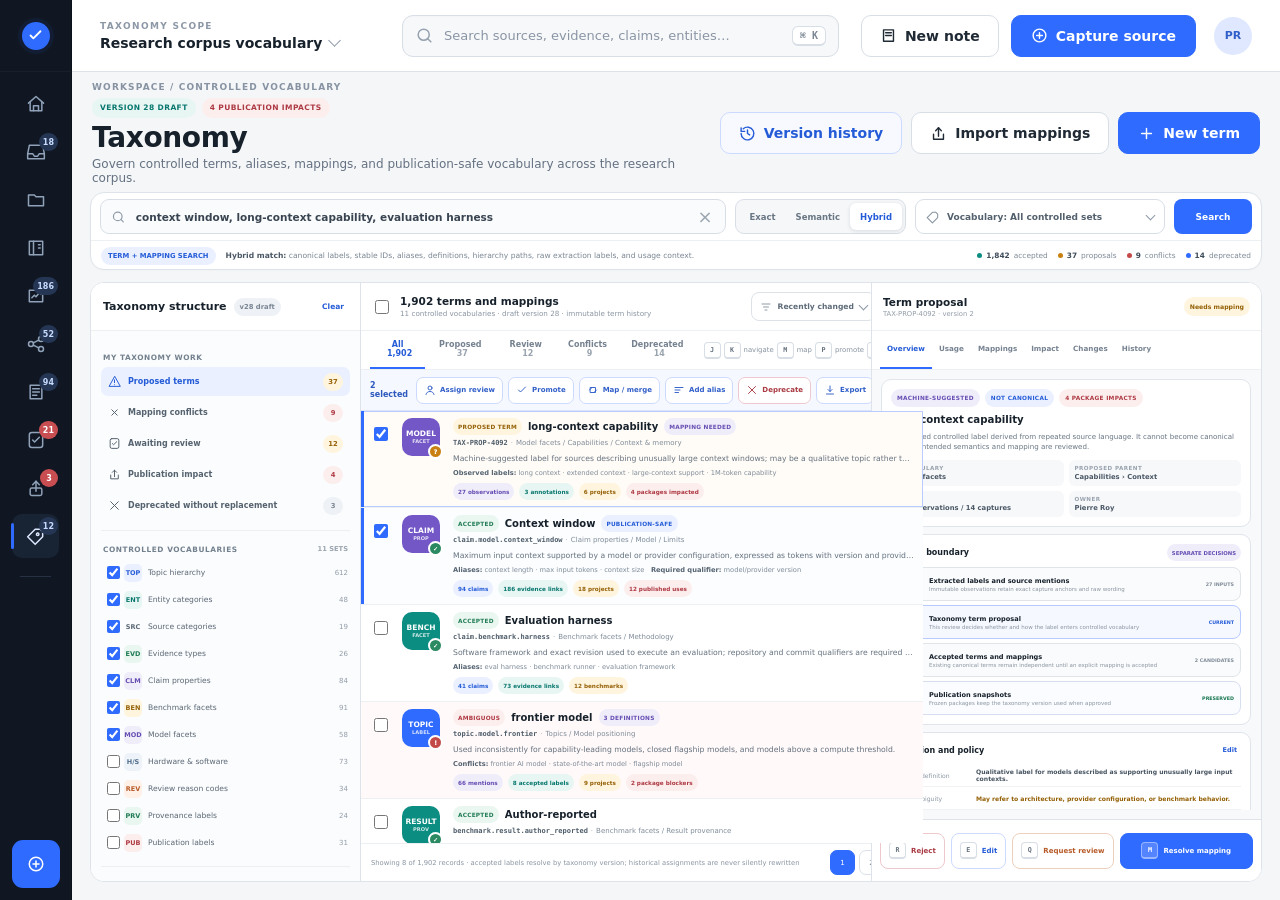
<file: docs/research-agent/artifacts/trace_web_osint_taxonomy_standalone.html>
<!DOCTYPE html>
<html lang="en">
<head>
<meta charset="utf-8"/>
<meta content="width=device-width, initial-scale=1" name="viewport"/>
<title>TRACE — Taxonomy</title>
<style>
:root{
  --sidebar-width:248px;--sidebar-collapsed-width:72px;--topbar-height:72px;--project-nav-height:48px;
  --sidebar:#101722;--sidebar2:#182334;--sidebarBorder:#263143;
  --app:#f4f6f8;--surface:#fff;--subtle:#f7f8fa;--line:#dde3e9;--divider:#edf0f3;
  --text:#17212b;--muted:#6b7685;--muted2:#909aa8;
  --blue:#2f6bff;--blue2:#1f56d8;--blueSoft:#eaf0ff;
  --teal:#0b8d82;--tealSoft:#e7f6f3;--green:#2c8a62;--greenSoft:#eaf7f0;
  --purple:#7357c7;--purpleSoft:#f0edfb;--red:#c44949;--redSoft:#fdeeee;
  --amber:#c98012;--amberSoft:#fff5df;--orange:#d76e31;--orangeSoft:#fff0e8;
  --shadow:0 4px 16px rgba(16,23,34,.08);--focus:0 0 0 3px rgba(47,107,255,.28)
}
*{box-sizing:border-box}html,body{margin:0;width:1920px;height:1200px;overflow:hidden;background:var(--app);font-family:Inter,ui-sans-serif,system-ui,-apple-system,BlinkMacSystemFont,"Segoe UI",sans-serif;color:var(--text);font-size:14px}button,input,select,textarea{font:inherit;color:inherit}button{cursor:pointer}a{color:inherit;text-decoration:none}:focus-visible{outline:none;box-shadow:var(--focus)}svg{stroke-linecap:round;stroke-linejoin:round}.sr-only{position:absolute!important;width:1px;height:1px;padding:0;margin:-1px;overflow:hidden;clip:rect(0,0,0,0);white-space:nowrap;border:0}
.app{display:grid;grid-template-columns:var(--sidebar-width) 1fr;width:100%;height:100%}.sidebar{background:var(--sidebar);color:#aab6c7;display:flex;flex-direction:column;border-right:1px solid #0a111a}.brand{height:72px;display:flex;align-items:center;padding:0 20px;border-bottom:1px solid rgba(255,255,255,.035)}.brand-mark{width:28px;height:28px;border-radius:50%;background:var(--blue);display:grid;place-items:center;margin-right:12px;box-shadow:0 0 0 4px rgba(47,107,255,.08)}.brand-mark svg{width:17px;height:17px;stroke:#fff;stroke-width:2.6;fill:none}.brand-name{font-size:18px;letter-spacing:2px;font-weight:800;color:#fff}.brand-pill{margin-left:9px;border-radius:999px;background:#21304a;border:1px solid #2f466d;color:#a9c2f4;font-size:9px;font-weight:800;padding:4px 7px;letter-spacing:.4px}.side-body{padding:10px 12px 0;flex:1;display:flex;flex-direction:column}.side-label{font-size:10px;letter-spacing:1.6px;font-weight:800;color:#738197;margin:12px 12px 10px}.active-label{margin-top:12px}.nav{display:flex;flex-direction:column;gap:4px}.nav-item{position:relative;height:44px;padding:0 12px;border-radius:10px;display:flex;align-items:center;gap:12px;color:#aab6c7;font-weight:550}.nav-item.active{background:var(--sidebar2);color:#fff}.nav-item.active:before{content:"";position:absolute;left:-1px;top:9px;bottom:9px;width:3px;border-radius:4px;background:var(--blue)}.nav-item svg{width:20px;height:20px;stroke:#90a2b9;stroke-width:1.8;fill:none;flex:0 0 auto}.nav-item.active svg{stroke:#dce8ff}.nav-count{margin-left:auto;min-width:26px;height:24px;padding:0 7px;border-radius:999px;background:#243654;color:#c8dbff;font-size:12px;font-weight:800;display:grid;place-items:center}.nav-count.red{background:#c94e52;color:#fff}.side-divider{height:1px;background:var(--sidebarBorder);margin:18px 8px 6px}.project-card{background:#162235;border:1px solid #2a3a52;border-radius:12px;margin:0 4px;padding:14px}.project-title{display:flex;align-items:center;gap:9px;color:#fff;font-weight:700;font-size:13px}.status-dot{width:9px;height:9px;border-radius:50%;background:#1ab3a3;box-shadow:0 0 0 3px rgba(26,179,163,.08)}.project-sub{font-size:11px;color:#91a0b5;margin-top:9px}.project-progress{display:grid;grid-template-columns:1fr auto;gap:10px;align-items:center;margin-top:10px}.bar{height:5px;background:#24344a;border-radius:999px;overflow:hidden}.bar>span{display:block;height:100%;border-radius:inherit;background:linear-gradient(90deg,#12a093,#2f6bff)}.project-progress small{font-size:10px;color:#a9b4c4}.sidebar-bottom{padding:14px 16px 18px}.capture-btn{height:48px;width:100%;border:0;border-radius:11px;background:var(--blue);color:#fff;font-weight:750;display:flex;align-items:center;justify-content:center;gap:10px;font-size:14px}.capture-btn svg{width:18px;height:18px;stroke:#fff;stroke-width:2;fill:none}.side-foot{font-size:10px;color:#68768b;margin:15px 8px 0}
.workspace{display:grid;grid-template-rows:72px 48px minmax(0,1fr);min-width:0;min-height:0;height:100%;overflow:hidden}.topbar{background:#fff;border-bottom:1px solid var(--line);display:grid;grid-template-columns:360px minmax(360px,1fr) auto;align-items:center;gap:22px;padding:0 28px}.project-switch{border:0;background:transparent;text-align:left;padding:0}.project-switch .eyebrow{font-size:9px;letter-spacing:1.35px;color:#8d98a7;font-weight:800;margin-bottom:4px}.project-switch .value{font-weight:750;font-size:14px;display:flex;align-items:center;gap:8px}.chev,.tiny-chev{border:solid #8c98a7;border-width:0 1.5px 1.5px 0;display:inline-block;transform:rotate(45deg)}.chev{padding:4px;margin-top:-4px}.tiny-chev{padding:3px;margin-top:-3px}.global-search{height:42px;max-width:610px;justify-self:center;width:100%;border:1px solid #d8dee6;border-radius:11px;background:#f7f8fa;display:flex;align-items:center;padding:0 12px;color:#929dab;box-shadow:inset 0 1px 2px rgba(16,23,34,.02)}.global-search svg{width:19px;height:19px;stroke:#96a2b0;stroke-width:1.9;fill:none;margin-right:10px}.global-search .hint{font-size:13px;color:#8a95a4}.global-search kbd{margin-left:auto;background:#fff;border:1px solid #d8dee6;border-bottom-width:2px;border-radius:6px;color:#7b8794;font-size:10px;font-weight:700;padding:3px 7px}.top-actions{display:flex;align-items:center;gap:12px}.btn{height:42px;border-radius:10px;border:1px solid #d8dee6;background:#fff;color:#202a35;padding:0 18px;font-weight:700;display:flex;align-items:center;justify-content:center;gap:8px;white-space:nowrap}.btn.primary{background:var(--blue);border-color:var(--blue);color:#fff;padding:0 19px}.btn.soft{background:#f7f9ff;border-color:#cddaff;color:#245bd7}.btn svg{width:17px;height:17px;stroke:currentColor;fill:none;stroke-width:2}.avatar{width:38px;height:38px;border-radius:50%;background:#dfe8ff;color:#315fc9;font-size:11px;font-weight:800;display:grid;place-items:center;margin-left:6px}
.project-nav{background:#fff;border-bottom:1px solid var(--line);height:48px;display:flex;align-items:center;padding:0 28px;gap:6px}.pnav-item{height:48px;padding:0 13px;display:flex;align-items:center;color:#6f7b89;font-size:12px;font-weight:700;border-bottom:2px solid transparent;white-space:nowrap}.pnav-item.active{color:#245bd7;border-color:var(--blue)}.pnav-item .count{margin-left:7px;height:20px;min-width:20px;padding:0 6px;border-radius:999px;background:#eef1f5;color:#758291;font-size:9px;display:grid;place-items:center}.pnav-item.active .count{background:#e8efff;color:#245bd7}.pnav-spacer{flex:1}.project-inbox{height:32px;border:1px solid #d8dee6;border-radius:9px;background:#f8f9fb;display:flex;align-items:center;padding:0 11px;font-size:10px;font-weight:750;color:#4f5d6a}.project-inbox span{margin-left:7px;min-width:20px;height:20px;padding:0 6px;border-radius:999px;background:var(--amberSoft);color:#9b6207;display:grid;place-items:center}
.main{min-width:0;min-height:0;height:100%;overflow:hidden;padding:14px 18px 18px;display:grid;grid-template-rows:94px 78px minmax(0,1fr);gap:12px}.page-head{display:flex;align-items:center;justify-content:space-between;padding:0 2px}.breadcrumb{font-size:9px;letter-spacing:1.15px;color:#8793a2;font-weight:800;margin-bottom:6px}.title-kickers{display:flex;gap:6px;margin-bottom:4px}.kicker{height:20px;padding:0 8px;border-radius:999px;display:flex;align-items:center;font-size:7.5px;font-weight:900;letter-spacing:.4px}.kicker.teal{background:var(--tealSoft);color:#08776e}.kicker.amber{background:var(--amberSoft);color:#976007}.page-head h1{font-size:28px;line-height:32px;margin:0 0 3px;font-weight:790;letter-spacing:-.35px}.page-subtitle{font-size:12px;color:#657181}.head-actions{display:flex;align-items:center;gap:9px}
.search-card{background:#fff;border:1px solid var(--line);border-radius:14px;overflow:hidden;display:grid;grid-template-rows:47px 30px;box-shadow:0 1px 2px rgba(16,23,34,.02)}.search-main{display:grid;grid-template-columns:minmax(360px,1fr) auto 250px 78px;gap:9px;align-items:center;padding:6px 9px}.ledger-search{height:35px;border:1px solid #d8dee6;border-radius:9px;background:#fafbfc;display:flex;align-items:center;padding:0 10px}.ledger-search svg{width:16px;height:16px;stroke:#8e9aa8;stroke-width:1.9;fill:none;margin-right:8px}.ledger-search input{border:0;background:transparent;outline:0;width:100%;font-size:10.5px;font-weight:650;color:#384451}.ledger-search .clear{width:24px;height:24px;border:0;background:transparent;color:#9ba5b0;font-size:18px}.mode-toggle{height:35px;border:1px solid #d8dee6;border-radius:9px;background:#f5f7f9;padding:3px;display:flex}.mode-btn{height:27px;border:0;background:transparent;border-radius:6px;padding:0 10px;color:#697684;font-size:8.5px;font-weight:800}.mode-btn.active{background:#fff;color:#245bd7;box-shadow:0 1px 4px rgba(16,23,34,.12)}.selectlike{height:35px;border:1px solid #d8dee6;border-radius:9px;background:#fff;padding:0 10px;display:flex;align-items:center;gap:7px;color:#53606d;font-size:9px;font-weight:750;white-space:nowrap}.selectlike svg{width:14px;height:14px;stroke:#8794a1;fill:none;stroke-width:1.8}.selectlike .tiny-chev{margin-left:auto}.search-go{height:35px;border:0;border-radius:8px;background:var(--blue);color:#fff;font-size:9px;font-weight:800}.search-meta{border-top:1px solid var(--divider);padding:0 10px;display:flex;align-items:center;gap:10px;min-width:0}.scope-pill{height:18px;padding:0 7px;border-radius:999px;background:var(--blueSoft);color:#245bd7;font-size:6.8px;font-weight:900;display:flex;align-items:center}.search-explain{font-size:7.6px;color:#7a8693;white-space:nowrap;overflow:hidden;text-overflow:ellipsis}.search-explain b{color:#4a5866}.meta-spacer{flex:1}.corpus-stat{font-size:7.4px;color:#7f8b98;display:flex;align-items:center;gap:4px;white-space:nowrap}.corpus-stat b{color:#3d4b58}.stat-dot{width:5px;height:5px;border-radius:50%;background:#9aa5b0}.stat-dot.teal{background:var(--teal)}.stat-dot.amber{background:var(--amber)}.stat-dot.blue{background:var(--blue)}.stat-dot.red{background:var(--red)}
.ledger-frame{min-height:0;border:1px solid var(--line);border-radius:14px;overflow:hidden;background:#fff;display:grid;grid-template-columns:258px minmax(0,1fr) 420px}.facets{min-width:0;min-height:0;height:100%;background:#fbfcfd;border-right:1px solid var(--line);display:grid;grid-template-rows:48px minmax(0,1fr)}.pane-head{height:48px;border-bottom:1px solid var(--divider);display:flex;align-items:center;padding:0 12px;gap:7px;background:#fff}.pane-head h2{font-size:11px;margin:0;font-weight:800}.pane-head .count{height:18px;padding:0 6px;border-radius:999px;background:#eef1f5;color:#798593;font-size:6.8px;font-weight:850;display:flex;align-items:center}.pane-head .spacer{flex:1}.text-btn{border:0;background:transparent;color:#245bd7;font-size:7.5px;font-weight:850;padding:4px}.facets-scroll{min-height:0;overflow:auto;padding:8px 10px 14px}.facet-section{padding:8px 0 10px;border-bottom:1px solid var(--divider)}.facet-section:last-child{border-bottom:0}.facet-title{height:20px;display:flex;align-items:center;padding:0 2px;font-size:7.4px;text-transform:uppercase;letter-spacing:.55px;font-weight:900;color:#73808e}.facet-title span{margin-left:auto;color:#9aa4af;font-size:6.7px;letter-spacing:0}.saved-list{display:flex;flex-direction:column;gap:2px}.saved-item{height:29px;border:0;border-radius:7px;background:transparent;padding:0 7px;display:flex;align-items:center;text-align:left;color:#55626f;font-size:8px;font-weight:720}.saved-item.active{background:#eaf0ff;color:#245bd7}.saved-item svg{width:13px;height:13px;stroke:currentColor;fill:none;stroke-width:1.8;margin-right:7px}.saved-item .n{margin-left:auto;min-width:20px;height:18px;padding:0 5px;border-radius:999px;background:#eef1f5;color:#7b8794;font-size:6.8px;font-weight:850;display:grid;place-items:center}.saved-item.active .n{background:#dfe8ff;color:#245bd7}.saved-item .n.alert{background:var(--redSoft);color:#ad3942}.saved-item .n.amber{background:var(--amberSoft);color:#976007}.saved-item .n.teal{background:var(--tealSoft);color:#08776e}.facet-row{height:27px;display:grid;grid-template-columns:15px 18px minmax(0,1fr) auto;gap:6px;align-items:center;padding:0 2px;color:#596674}.facet-row input{width:13px;height:13px;accent-color:var(--blue)}.facet-label{font-size:7.6px;white-space:nowrap;overflow:hidden;text-overflow:ellipsis}.facet-count{font-size:7px;color:#929ca8}.facet-dot{width:8px;height:8px;border-radius:50%;margin-left:4px}.facet-dot.accepted{background:var(--green)}.facet-dot.candidate{background:var(--amber)}.facet-dot.draft{background:var(--purple)}.facet-dot.deferred{background:#9da7b2}.verify-icon,.type-icon{width:18px;height:18px;border-radius:5px;display:grid;place-items:center;font-size:6.5px;font-weight:900}.verify-icon{background:var(--greenSoft);color:#238157}.verify-icon.source{background:var(--blueSoft);color:#245bd7}.verify-icon.warn{background:var(--amberSoft);color:#976007}.verify-icon.err{background:var(--redSoft);color:#ad3942}.type-icon.bench{background:var(--purpleSoft);color:#654db2}.type-icon.release{background:var(--blueSoft);color:#245bd7}.type-icon.license{background:var(--tealSoft);color:#08776e}.type-icon.code{background:#eef1f5;color:#4f5c69}.type-icon.cost{background:var(--amberSoft);color:#976007}.type-icon.visual{background:var(--orangeSoft);color:#b75a28}.compact-facet{padding-bottom:2px}.mini-filter-grid{display:grid;grid-template-columns:1fr 1fr;gap:4px}.mini-filter{height:25px;border:1px solid #dfe5eb;border-radius:7px;background:#fff;color:#667482;font-size:7px;font-weight:700;padding:0 6px;display:flex;align-items:center;justify-content:space-between}.mini-filter.active{border-color:#c8d7ff;background:#f4f7ff;color:#245bd7}.mini-filter span{color:#9aa4af;font-size:6.6px}
.results{min-width:0;min-height:0;height:100%;display:grid;grid-template-rows:48px 39px 41px minmax(0,1fr) 38px;background:#fff}.results-head{height:48px;border-bottom:1px solid var(--divider);display:flex;align-items:center;padding:0 10px;gap:8px}.master-check input{width:14px;height:14px;accent-color:var(--blue)}.results-title b{display:block;font-size:10.5px}.results-title span{display:block;font-size:7.2px;color:#8a95a2;margin-top:2px}.results-head .spacer{flex:1}.compact-select{height:29px;border:1px solid #dce2e8;border-radius:8px;background:#fff;padding:0 8px;display:flex;align-items:center;gap:6px;font-size:7.6px;font-weight:750;color:#5e6b78}.compact-select svg{width:12px;height:12px;stroke:#82909d;fill:none;stroke-width:1.8}.icon-btn{width:29px;height:29px;border:1px solid #dce2e8;border-radius:8px;background:#fff;display:grid;place-items:center}.icon-btn svg{width:14px;height:14px;stroke:#82909d;fill:none;stroke-width:1.8}.result-tabs{height:39px;border-bottom:1px solid var(--divider);display:flex;align-items:flex-end;padding:0 9px;gap:1px}.result-tab{height:39px;border:0;border-bottom:2px solid transparent;background:transparent;padding:0 10px;color:#768290;font-size:8px;font-weight:820}.result-tab.active{color:#245bd7;border-color:var(--blue)}.result-tab span{margin-left:4px;color:#99a3ae}.result-tab.active span{color:#245bd7}.tabs-spacer{flex:1}.shortcut-help{height:28px;align-self:center;border:0;background:transparent;color:#8793a0;font-size:6.9px;display:flex;align-items:center;gap:3px}.shortcut-help kbd,.decision kbd{min-width:17px;height:17px;border:1px solid #d8dee6;border-bottom-width:2px;border-radius:4px;background:#fff;color:#65717e;font-size:6.7px;font-weight:850;display:inline-grid;place-items:center}.bulkbar{height:41px;border-bottom:1px solid #dbe4fa;background:#f5f8ff;display:flex;align-items:center;padding:0 9px;gap:5px}.bulkbar.hidden{display:none}.bulkbar b{font-size:8px;color:#2d59bd;margin-right:3px}.bulkbar .spacer{flex:1}.bulk-action{height:27px;border:1px solid #cddaff;border-radius:7px;background:#fff;color:#315fc9;padding:0 7px;display:flex;align-items:center;gap:4px;font-size:7px;font-weight:780;white-space:nowrap}.bulk-action.danger{color:#a93942;border-color:#efc8cd}.bulk-action svg{width:12px;height:12px;stroke:currentColor;fill:none;stroke-width:1.9}.clear-selected{color:#63707d}.entity-list{min-height:0;overflow:auto}.entity-row{position:relative;min-height:101px;border-bottom:1px solid var(--divider);display:grid;grid-template-columns:24px 43px minmax(0,1fr) 132px;gap:8px;padding:8px 9px;align-items:start;background:#fff}.entity-row:hover{background:#fbfcfe}.entity-row.selected{background:#fbfdff}.entity-row.selected:before{content:"";position:absolute;left:0;top:0;bottom:0;width:3px;background:var(--blue)}.entity-row.active-preview{box-shadow:inset 0 0 0 1px #b9cbff;background:#f8faff}.row-check{padding-top:6px}.row-check input{width:14px;height:14px;accent-color:var(--blue)}.source-icon{width:38px;height:38px;border-radius:10px;display:grid;place-items:center;align-content:center;gap:0;color:#fff;font-weight:900}.source-icon span{font-size:8px;line-height:10px}.source-icon small{font-size:5.8px;opacity:.8}.source-icon.paper{background:#c95656}.source-icon.github{background:#303844}.source-icon.x{background:#1c232b}.source-icon.video{background:#6b57bb}.source-icon.image{background:#d98217}.source-icon.web{background:#1b968b}.source-icon.manual{background:#4578d4}.row-main{min-width:0}.row-top{display:flex;align-items:center;gap:6px;min-width:0}.row-top h3{font-size:10px;line-height:14px;margin:0;font-weight:800;white-space:nowrap;overflow:hidden;text-overflow:ellipsis}.object-badge{height:17px;padding:0 5px;border-radius:999px;font-size:5.9px;font-weight:900;letter-spacing:.25px;display:flex;align-items:center;flex:0 0 auto}.object-badge.accepted{background:var(--greenSoft);color:#1f7b55}.object-badge.candidate{background:var(--amberSoft);color:#946006}.object-badge.corrected{background:var(--purpleSoft);color:#654db2}.object-badge.contextual{background:var(--blueSoft);color:#245bd7}.source-line{font-size:7px;color:#8a95a2;margin-top:3px;white-space:nowrap;overflow:hidden;text-overflow:ellipsis}.source-line b{color:#53606d}.row-main p{font-size:7.7px;line-height:11px;color:#65717e;margin:5px 0 5px;white-space:nowrap;overflow:hidden;text-overflow:ellipsis}.row-main mark{background:#fff0a6;color:#5a4a00;padding:0 1px}.row-main del{color:#a33c45;background:#fdeeee;text-decoration-thickness:1px}.row-main ins{color:#14744f;background:#eaf7f0;text-decoration:none;padding:0 2px}.row-chips{display:flex;align-items:center;gap:4px;min-width:0;overflow:hidden}.chip{height:17px;border-radius:999px;padding:0 5px;font-size:5.9px;font-weight:850;display:flex;align-items:center;white-space:nowrap}.chip.teal{background:var(--tealSoft);color:#08776e}.chip.purple{background:var(--purpleSoft);color:#654db2}.chip.green{background:var(--greenSoft);color:#1f7b55}.chip.blue{background:var(--blueSoft);color:#245bd7}.chip.amber{background:var(--amberSoft);color:#946006}.chip.red{background:var(--redSoft);color:#ad3942}.row-side{height:100%;border-left:1px solid var(--divider);padding-left:9px;display:flex;flex-direction:column;align-items:flex-start;gap:5px}.state-pill{height:19px;border-radius:999px;padding:0 6px;font-size:6.2px;font-weight:900;display:flex;align-items:center}.state-pill.accepted{background:var(--greenSoft);color:#1f7b55}.state-pill.proposed{background:var(--amberSoft);color:#946006}.state-pill.verify{background:var(--purpleSoft);color:#654db2}.state-pill.contextual{background:var(--blueSoft);color:#245bd7}.side-line{font-size:6.7px;color:#64717e;display:flex;align-items:center;gap:4px;white-space:nowrap}.side-line.muted{color:#9aa4af}.priority{width:6px;height:6px;border-radius:50%}.priority.high{background:var(--red)}.priority.medium{background:var(--amber)}.priority.normal{background:var(--green)}.results-foot{height:38px;border-top:1px solid var(--divider);display:flex;align-items:center;padding:0 10px;color:#8a95a2;font-size:6.8px}.results-foot .spacer{flex:1}.page-btn{width:25px;height:25px;border:1px solid #dce2e8;border-radius:7px;background:#fff;color:#7a8794;font-size:7px;margin-left:4px}.page-btn.active{background:var(--blue);border-color:var(--blue);color:#fff}
.preview{min-width:0;min-height:0;height:100%;background:#f8f9fb;border-left:1px solid var(--line);display:grid;grid-template-rows:48px 39px minmax(0,1fr) 62px}.preview-head{height:48px;border-bottom:1px solid var(--divider);background:#fff;display:flex;align-items:center;padding:0 11px}.preview-head h2{font-size:10.5px;margin:0}.preview-head div>span{display:block;font-size:6.8px;color:#929ca8;margin-top:2px}.preview-head .spacer{flex:1}.preview-state{height:19px;border-radius:999px;padding:0 6px;font-size:6.2px;font-weight:900;display:flex;align-items:center}.preview-state.proposed{background:var(--amberSoft);color:#946006}.preview-state.accepted{background:var(--greenSoft);color:#1f7b55}.preview-state.verify{background:var(--purpleSoft);color:#654db2}.close-preview{display:none;width:28px;height:28px;border:1px solid #dce2e8;border-radius:8px;background:#fff;margin-left:6px}.preview-tabs{height:39px;border-bottom:1px solid var(--divider);display:flex;align-items:flex-end;padding:0 8px;background:#fff}.preview-tab{height:39px;border:0;border-bottom:2px solid transparent;background:transparent;color:#778391;font-size:7.2px;font-weight:820;padding:0 7px;white-space:nowrap}.preview-tab.active{color:#245bd7;border-color:var(--blue)}.preview-body{min-height:0;padding:9px;overflow:hidden}.preview-panel{display:none;height:100%}.preview-panel.active{display:block}.preview-scroll{height:100%;overflow:auto;display:flex;flex-direction:column;gap:7px;padding-right:1px}.detail-card{background:#fff;border:1px solid #dfe5eb;border-radius:10px;padding:9px}.summary-kickers{display:flex;align-items:center;gap:5px;margin-bottom:6px}.layer-badge{height:18px;border-radius:999px;padding:0 6px;display:flex;align-items:center;font-size:5.8px;font-weight:900;letter-spacing:.28px}.layer-badge.observation{background:var(--purpleSoft);color:#654db2}.layer-badge.noncanonical{background:var(--amberSoft);color:#946006}.entity-summary h3{font-size:10.2px;line-height:14px;margin:0 0 5px}.entity-summary p{font-size:7.4px;line-height:10.5px;color:#687582;margin:0}.detail-meta-grid{display:grid;grid-template-columns:1fr 1fr;gap:5px;margin-top:8px}.detail-meta-grid div{background:#f7f8fa;border-radius:6px;padding:5px 6px}.detail-meta-grid span{display:block;font-size:5.6px;letter-spacing:.45px;color:#98a2ad;font-weight:850}.detail-meta-grid b{display:block;font-size:6.8px;color:#4a5866;margin-top:2px;white-space:nowrap;overflow:hidden;text-overflow:ellipsis}.pdf-preview{padding:0;overflow:hidden}.pdf-toolbar{height:24px;background:#edf1f5;border-bottom:1px solid #dfe5eb;display:flex;align-items:center;padding:0 7px;gap:4px;font-size:5.8px;color:#8a95a2}.pdf-toolbar b{font-size:6px;color:#6b7784;margin-left:4px}.pdf-toolbar .spacer{flex:1}.pdf-dot{width:5px;height:5px;border-radius:50%;background:#c5ccd4}.pdf-dot:nth-child(1){background:#e17c7c}.pdf-dot:nth-child(2){background:#e4bd65}.pdf-dot:nth-child(3){background:#71bb8c}.paper-page{margin:7px 16px;background:#fff;border:1px solid #e4e8ec;box-shadow:0 2px 8px rgba(16,23,34,.08);padding:9px 10px;position:relative}.paper-heading{font-family:Georgia,serif;font-size:7px;font-weight:700;color:#3b444e}.paper-lines{display:flex;flex-direction:column;gap:3px;margin:5px 0}.paper-lines i{height:2px;background:#e2e6ea;border-radius:99px;width:96%}.paper-lines i.short{width:65%}.mini-table{border:1px solid #cfd5db}.trow{display:grid;grid-template-columns:1.35fr .65fr .8fr .65fr;min-height:16px;border-bottom:1px solid #e1e5e9}.trow:last-child{border-bottom:0}.trow span{font-size:5.5px;display:flex;align-items:center;padding:0 3px;border-right:1px solid #e1e5e9}.trow span:last-child{border-right:0}.trow.head{background:#eef1f4;font-weight:800}.trow.selected-cell span:nth-child(3){background:#fff1a8;color:#634e00;font-weight:900;box-shadow:inset 0 0 0 1px #e3bc35}.region-label{position:absolute;right:8px;bottom:-12px;background:#245bd7;color:#fff;border-radius:999px;padding:2px 5px;font-size:4.8px;font-weight:800}.capture-caption{height:24px;border-top:1px solid var(--divider);display:flex;align-items:center;padding:0 8px;font-size:5.8px;color:#7f8b98}.capture-caption b{color:#53606d}.capture-caption .spacer{flex:1}.hash{font-family:ui-monospace,SFMono-Regular,Menlo,monospace;color:#7c8895}.section-head{display:flex;align-items:center;margin-bottom:6px}.section-head h4{font-size:8px;margin:0;font-weight:850}.section-head>a,.section-head>.text-btn{margin-left:auto;font-size:6.5px;color:#245bd7;font-weight:800}.reviewable,.fact-warning,.source-state{margin-left:auto;height:17px;border-radius:999px;padding:0 5px;display:flex;align-items:center;font-size:5.3px;font-weight:900}.reviewable{background:var(--purpleSoft);color:#654db2}.fact-warning{background:var(--amberSoft);color:#946006}.source-state{background:var(--tealSoft);color:#08776e}.normalized-card blockquote{margin:0;background:#f7f8fa;border-left:3px solid var(--purple);border-radius:0 6px 6px 0;padding:7px 8px;font-size:8.2px;font-weight:750;color:#394653}.model-line{display:grid;grid-template-columns:25px minmax(0,1fr);gap:7px;align-items:center;margin-top:7px}.model-mark{width:24px;height:24px;border-radius:7px;background:var(--purpleSoft);color:#654db2;display:grid;place-items:center;font-size:6px;font-weight:900}.model-line b{font-size:7px;display:block}.model-line span{font-size:6px;color:#8a95a2;display:block;margin-top:1px}.fact-grid{display:grid;grid-template-columns:68px minmax(0,1fr);gap:0}.fact-grid>span,.fact-grid>b{min-height:20px;border-bottom:1px solid #f0f2f4;display:flex;align-items:center;font-size:6.7px}.fact-grid>span{color:#8b96a2}.fact-grid>b{color:#465360}.fact-grid>*:nth-last-child(-n+2){border-bottom:0}.fact-value{color:#14744f!important;font-size:9px!important}.claim-row{display:grid;grid-template-columns:auto minmax(0,1fr) auto;gap:7px;align-items:center}.claim-id{height:20px;padding:0 6px;border-radius:999px;background:#eef1f5;color:#65717e;font-size:5.8px;font-weight:900;display:flex;align-items:center}.claim-row b{display:block;font-size:6.8px;line-height:9px}.claim-row span{display:block;font-size:5.8px;color:#8b96a2;margin-top:2px}.conflict-pill{height:18px!important;border-radius:999px;background:var(--redSoft);color:#ad3942!important;padding:0 5px;display:flex!important;align-items:center;font-size:5.2px!important;font-weight:900}.open-workbench{min-height:45px;border:1px solid #cbd9ff;border-radius:10px;background:#f5f8ff;color:#245bd7;padding:0 9px;display:grid;grid-template-columns:27px minmax(0,1fr) auto;gap:7px;align-items:center;text-align:left}.open-workbench svg{width:20px;height:20px;stroke:#245bd7;fill:none;stroke-width:1.8}.open-workbench b{display:block;font-size:7.5px}.open-workbench small{display:block;font-size:5.8px;color:#7183ad;margin-top:1px}.open-workbench .arrow{font-size:16px}.simple-list>div{min-height:29px;border-bottom:1px solid #f0f2f4;display:grid;grid-template-columns:88px minmax(0,1fr);align-items:center;gap:7px}.simple-list>div:last-child{border-bottom:0}.simple-list span{font-size:6.3px;color:#8b96a2}.simple-list b{font-size:6.8px;color:#475461;white-space:nowrap;overflow:hidden;text-overflow:ellipsis}.anchor-code{background:#17212b;color:#dce5ef;border-radius:7px;padding:8px;font:6.5px/10px ui-monospace,SFMono-Regular,Menlo,monospace}.artifact-grid{display:grid;grid-template-columns:1fr 1fr;gap:5px}.artifact-grid span{height:25px;border:1px solid #e0e5ea;border-radius:7px;background:#fafbfc;display:flex;align-items:center;padding:0 7px;font-size:6.5px;color:#5f6c79;font-weight:750}.assertion{min-height:34px;display:grid;grid-template-columns:8px minmax(0,1fr);gap:7px;align-items:center;border-bottom:1px solid #f0f2f4}.assertion:last-child{border-bottom:0}.assertion i{width:7px;height:7px;border-radius:50%}.assertion i.green{background:var(--green)}.assertion i.red{background:var(--red)}.assertion b{font-size:6.8px;display:block}.assertion span{font-size:5.8px;color:#8a95a2}.prov-timeline{display:flex;flex-direction:column}.prov-step{min-height:38px;display:grid;grid-template-columns:18px minmax(0,1fr);gap:7px;position:relative}.prov-step:after{content:"";position:absolute;left:8px;top:18px;bottom:-2px;width:1px;background:#dfe5eb}.prov-step:last-child:after{display:none}.prov-step i{width:17px;height:17px;border-radius:50%;margin-top:1px;z-index:1;border:4px solid #eef1f5;background:#7b8794}.prov-step.capture i{background:var(--green);border-color:var(--greenSoft)}.prov-step.artifact i{background:var(--blue);border-color:var(--blueSoft)}.prov-step.model i{background:var(--purple);border-color:var(--purpleSoft)}.prov-step.observation i{background:var(--amber);border-color:var(--amberSoft)}.prov-step.evidence i{background:var(--teal);border-color:var(--tealSoft)}.prov-step b{display:block;font-size:6.8px}.prov-step span{display:block;font-size:5.9px;color:#8b96a2;margin-top:1px}.discovery-box{display:grid;grid-template-columns:24px minmax(0,1fr);gap:7px;align-items:center}.serp-mark{width:23px;height:23px;border-radius:7px;background:var(--amberSoft);color:#9c6305;display:grid;place-items:center;font-size:7px;font-weight:900}.discovery-box b{display:block;font-size:6.8px}.discovery-box span{display:block;font-size:5.7px;color:#8b96a2;margin-top:2px}.discovery-note,.note-copy{font-size:6.5px;line-height:9px;color:#74808d;margin:7px 0 0}.activity-list{display:flex;flex-direction:column}.activity-row{min-height:38px;border-bottom:1px solid #f0f2f4;display:grid;grid-template-columns:24px minmax(0,1fr) auto;gap:7px;align-items:center}.activity-row:last-child{border-bottom:0}.act-icon{width:23px;height:23px;border-radius:7px;background:var(--blueSoft);color:#245bd7;display:grid;place-items:center;font-size:6px;font-weight:900}.act-icon.model{background:var(--purpleSoft);color:#654db2}.act-icon.amber{background:var(--amberSoft);color:#946006}.activity-row b{font-size:6.8px;display:block}.activity-row span{font-size:5.8px;color:#8b96a2}.activity-row em{font-style:normal;font-size:5px;font-weight:900;color:#8f9aa6}.decision-bar{height:62px;border-top:1px solid var(--line);background:#fff;display:flex;align-items:center;padding:0 8px;gap:6px}.decision{height:36px;border:1px solid #d8dee6;border-radius:8px;background:#fff;color:#53606d;padding:0 8px;display:flex;align-items:center;justify-content:center;gap:5px;font-size:7px;font-weight:820;white-space:nowrap}.decision.danger{color:#a93942;border-color:#efc8cd}.decision.edit{color:#245bd7;border-color:#cddaff}.decision.primary{background:var(--blue);border-color:var(--blue);color:#fff;flex:1}.decision svg{width:12px;height:12px;stroke:currentColor;fill:none;stroke-width:1.9}.decision.primary kbd{background:rgba(255,255,255,.18);border-color:rgba(255,255,255,.4);color:#fff}.toast{position:fixed;right:24px;bottom:24px;background:#17212b;color:#fff;border-radius:10px;padding:11px 14px;font-size:11px;font-weight:650;box-shadow:0 8px 30px rgba(16,23,34,.25);opacity:0;transform:translateY(12px);pointer-events:none;transition:.2s ease;z-index:30}.toast.show{opacity:1;transform:translateY(0)}
@media(max-width:1439px){html,body{width:100%;height:100%}.app{grid-template-columns:72px 1fr}.brand{padding:0;justify-content:center}.brand-mark{margin:0}.brand-name,.brand-pill,.side-label,.nav-item span:not(.nav-count),.project-card,.side-foot,.capture-btn span{display:none}.nav-item{justify-content:center;padding:0}.nav-count{position:absolute;right:1px;top:3px;min-width:18px;height:18px;padding:0 4px;font-size:8px}.sidebar-bottom{padding:12px}.capture-btn{width:48px;padding:0}.topbar{grid-template-columns:280px minmax(280px,1fr) auto}.ledger-frame{grid-template-columns:230px minmax(0,1fr) 380px}.row-side{display:none}.entity-row{grid-template-columns:24px 43px minmax(0,1fr)}.bulk-action:nth-of-type(n+7){display:none}}
@media(max-width:1179px){html,body{width:100%;height:auto;min-height:100%;overflow:auto}.app{grid-template-columns:1fr}.sidebar{display:none}.workspace{grid-template-rows:64px 48px auto}.topbar{height:64px;grid-template-columns:1fr auto;padding:0 18px}.global-search{display:none}.project-nav{padding:0 14px;overflow-x:auto}.main{overflow:visible;padding:16px;grid-template-rows:auto auto minmax(760px,1fr)}.page-head{align-items:flex-start}.head-actions{flex-wrap:wrap;justify-content:flex-end}.search-main{grid-template-columns:1fr auto auto}.selectlike{display:none}.ledger-frame{grid-template-columns:230px minmax(0,1fr)}.preview{position:fixed;z-index:20;right:0;top:64px;bottom:0;width:420px;box-shadow:-12px 0 36px rgba(16,23,34,.18);transform:translateX(105%);transition:.22s}.preview.open{transform:translateX(0)}.preview-head .close-preview{display:block}.preview-body{overflow:hidden}.row-main p{white-space:normal;display:-webkit-box;-webkit-line-clamp:2;-webkit-box-orient:vertical}.bulk-action span{display:none}.bulk-action{width:27px;padding:0;justify-content:center}}
@media(max-width:767px){.top-actions .btn:not(.primary){display:none}.top-actions .btn.primary{width:42px;padding:0;font-size:0}.avatar{display:none}.project-switch .eyebrow{display:none}.project-nav{gap:0}.pnav-item{padding:0 10px}.project-inbox{display:none}.main{padding:12px}.page-head{display:block}.head-actions{margin-top:12px;justify-content:flex-start}.head-actions .btn{flex:1}.search-card{grid-template-rows:auto auto}.search-main{grid-template-columns:1fr auto;padding:7px}.mode-toggle{grid-column:1/-1;order:3}.search-meta{min-height:38px;flex-wrap:wrap;padding:5px 9px}.corpus-stat{display:none}.ledger-frame{grid-template-columns:1fr;min-height:780px}.facets{position:fixed;z-index:21;left:0;top:64px;bottom:0;width:280px;box-shadow:12px 0 36px rgba(16,23,34,.18);transform:translateX(-105%);transition:.22s}.facets.open{transform:translateX(0)}.preview{width:100%;top:64px}.result-tabs{overflow-x:auto}.shortcut-help{display:none}.entity-row{min-height:126px}.source-line{white-space:normal;display:-webkit-box;-webkit-line-clamp:2;-webkit-box-orient:vertical}.row-chips .chip:nth-child(n+4){display:none}.preview-tabs{overflow-x:auto}.decision{padding:0 6px}.decision.edit{display:none}}

/* Entity Directory page extensions */
.entity-icon{width:38px;height:38px;border-radius:10px;display:grid;place-items:center;align-content:center;color:#fff;font-weight:900;box-shadow:inset 0 0 0 1px rgba(255,255,255,.08)}
.entity-icon span{font-size:8px;line-height:10px}.entity-icon small{font-size:5.6px;opacity:.82;max-width:31px;overflow:hidden;text-overflow:ellipsis;white-space:nowrap}
.entity-icon.lab{background:#2f6bff}.entity-icon.model{background:#7255c7}.entity-icon.benchmark{background:#d17a14}.entity-icon.repo{background:#303844}.entity-icon.paper{background:#c95656}.entity-icon.tool{background:#0b8d82}.entity-icon.account{background:#17212b}.entity-icon.hardware{background:#587495}
.type-icon.person{background:#eaf0ff;color:#245bd7}.type-icon.lab{background:#e7f6f3;color:#08776e}.type-icon.model{background:#f0edfb;color:#654db2}.type-icon.repo{background:#eef1f5;color:#4f5c69}.type-icon.paper{background:#fdeeee;color:#ad3942}.type-icon.benchmark{background:#fff5df;color:#946006}.type-icon.hardware{background:#edf3f8;color:#536f8d}.type-icon.tool{background:#eaf7f0;color:#1f7b55}.type-icon.topic{background:#fff0e8;color:#b75a28}.type-icon.account{background:#edf0f3;color:#26323d}
.object-badge.canonical{background:var(--greenSoft);color:#1f7b55}.object-badge.unresolved{background:var(--amberSoft);color:#946006}.object-badge.merge{background:var(--redSoft);color:#ad3942}.object-badge.relation{background:var(--purpleSoft);color:#654db2}.object-badge.review{background:var(--blueSoft);color:#245bd7}
.state-pill.reviewed{background:var(--greenSoft);color:#1f7b55}.state-pill.unresolved{background:var(--amberSoft);color:#946006}.state-pill.merge{background:var(--redSoft);color:#ad3942}.state-pill.relation{background:var(--purpleSoft);color:#654db2}.state-pill.needs-review{background:var(--blueSoft);color:#245bd7}
.preview-state.unresolved{background:var(--amberSoft);color:#946006}.preview-state.reviewed{background:var(--greenSoft);color:#1f7b55}.preview-state.merge{background:var(--redSoft);color:#ad3942}.preview-state.relation{background:var(--purpleSoft);color:#654db2}
.layer-badge.candidate{background:var(--purpleSoft);color:#654db2}.layer-badge.unresolved{background:var(--amberSoft);color:#946006}.layer-badge.canonical{background:var(--greenSoft);color:#1f7b55}.layer-badge.reviewed{background:var(--blueSoft);color:#245bd7}
.entity-row{min-height:96px}.entity-row .row-main p{margin:4px 0 5px}.identity-line{font-size:7px;color:#8a95a2;margin-top:3px;white-space:nowrap;overflow:hidden;text-overflow:ellipsis}.identity-line b{color:#53606d}.identity-line code{font:6.7px ui-monospace,SFMono-Regular,Menlo,monospace;color:#6c7783;background:#f2f4f6;border-radius:4px;padding:1px 3px}.entity-counts{display:flex;gap:6px;margin-top:2px}.entity-counts span{font-size:6.1px;color:#7d8996}.entity-counts b{color:#4a5866}.ambiguity-high{color:#ad3942!important}.ambiguity-medium{color:#946006!important}.match-strong{color:#14744f!important}
.entity-summary h3{font-size:10.2px;line-height:14px;margin:0 0 5px}.entity-summary p{font-size:7.4px;line-height:10.5px;color:#687582;margin:0}
.mention-stack{display:flex;flex-direction:column;gap:5px}.mention-snippet{border:1px solid #e2e7ec;border-radius:8px;padding:7px;background:#fbfcfd}.mention-top{display:grid;grid-template-columns:24px minmax(0,1fr) auto;gap:6px;align-items:center}.mention-source{width:23px;height:23px;border-radius:7px;display:grid;place-items:center;font-size:6px;font-weight:900;color:#fff}.mention-source.x{background:#18212b}.mention-source.github{background:#303844}.mention-source.paper{background:#c95656}.mention-source.web{background:#0b8d82}.mention-top b{display:block;font-size:6.8px}.mention-top span{display:block;font-size:5.7px;color:#8a95a2;margin-top:1px}.mention-anchor{height:17px;padding:0 5px;border-radius:999px;background:#eef1f5;color:#65717e;font-size:5.2px;font-weight:850;display:flex;align-items:center}.mention-snippet blockquote{font-size:6.6px;line-height:9px;color:#55626f;margin:5px 0 0;padding-left:7px;border-left:2px solid #cdd7e2}
.match-list{display:flex;flex-direction:column;gap:6px}.match-card{position:relative;border:1px solid #dfe5eb;border-radius:9px;background:#fff;padding:8px;display:grid;grid-template-columns:18px minmax(0,1fr) auto;gap:7px}.match-card.selected{border-color:#9fb8ff;background:#f7f9ff;box-shadow:inset 0 0 0 1px #d6e0ff}.match-radio{width:14px;height:14px;border:1.5px solid #aab5c0;border-radius:50%;margin-top:2px;display:grid;place-items:center}.match-card.selected .match-radio{border-color:var(--blue)}.match-card.selected .match-radio:after{content:"";width:7px;height:7px;border-radius:50%;background:var(--blue)}.match-main b{display:block;font-size:7.3px}.match-main>span{display:block;font-size:5.9px;color:#7d8996;margin-top:2px;line-height:8.5px}.match-meta{display:flex;gap:4px;margin-top:5px;flex-wrap:wrap}.match-meta span{height:16px;border-radius:999px;padding:0 5px;background:#eef1f5;color:#65717e;font-size:5.2px;font-weight:800;display:flex;align-items:center}.match-strength{height:18px;border-radius:999px;padding:0 6px;font-size:5.3px;font-weight:900;display:flex;align-items:center;white-space:nowrap}.match-strength.strong{background:var(--greenSoft);color:#1f7b55}.match-strength.weak{background:#eef1f5;color:#697582}
.treatment-grid{display:grid;grid-template-columns:78px minmax(0,1fr);gap:0}.treatment-grid>span,.treatment-grid>b{min-height:23px;border-bottom:1px solid #f0f2f4;display:flex;align-items:center;font-size:6.5px}.treatment-grid>span{color:#8b96a2}.treatment-grid>b{color:#475461}.treatment-grid>*:nth-last-child(-n+2){border-bottom:0}.alias-pill{height:18px;border-radius:999px;padding:0 5px;background:var(--blueSoft);color:#245bd7;font-size:5.6px;font-weight:850;display:inline-flex!important;align-items:center;justify-self:start}
.relation-candidate{display:grid;grid-template-columns:minmax(0,1fr) auto;gap:7px;align-items:center}.relation-path{display:flex;align-items:center;gap:5px;font-size:6.6px;font-weight:780;min-width:0}.relation-path span{height:20px;border-radius:999px;padding:0 6px;background:#eef1f5;display:flex;align-items:center;white-space:nowrap}.relation-path i{color:#8d98a5;font-style:normal}.relation-detail{font-size:5.8px;color:#8b96a2;margin-top:4px}.relation-status{height:18px;border-radius:999px;padding:0 5px;background:var(--purpleSoft);color:#654db2;font-size:5.1px;font-weight:900;display:flex;align-items:center}
.open-entity{min-height:45px;border:1px solid #cbd9ff;border-radius:10px;background:#f5f8ff;color:#245bd7;padding:0 9px;display:grid;grid-template-columns:27px minmax(0,1fr) auto;gap:7px;align-items:center;text-align:left}.open-entity svg{width:20px;height:20px;stroke:#245bd7;fill:none;stroke-width:1.8}.open-entity b{display:block;font-size:7.5px}.open-entity small{display:block;font-size:5.8px;color:#7183ad;margin-top:1px}.open-entity .arrow{font-size:16px}
.mention-table{display:flex;flex-direction:column}.mention-row{min-height:49px;border-bottom:1px solid #f0f2f4;display:grid;grid-template-columns:25px minmax(0,1fr) auto;gap:7px;align-items:center}.mention-row:last-child{border-bottom:0}.mention-row b{display:block;font-size:6.8px}.mention-row span{display:block;font-size:5.7px;color:#8b96a2;margin-top:1px}.mention-review{height:17px;border-radius:999px;padding:0 5px;font-size:5px;font-weight:900;background:var(--amberSoft);color:#946006}.mention-review.confirmed{background:var(--greenSoft);color:#1f7b55}
.attribute-list{display:flex;flex-direction:column}.attribute-row{min-height:37px;border-bottom:1px solid #f0f2f4;display:grid;grid-template-columns:72px minmax(0,1fr) auto;gap:7px;align-items:center}.attribute-row:last-child{border-bottom:0}.attribute-row>span{font-size:6px;color:#8b96a2}.attribute-row b{font-size:6.7px}.attribute-state{height:17px;border-radius:999px;padding:0 5px;font-size:5px;font-weight:900}.attribute-state.accepted{background:var(--greenSoft);color:#1f7b55}.attribute-state.proposed{background:var(--amberSoft);color:#946006}
.decision.create{color:#654db2;border-color:#d8cff4}.decision.match-edit{color:#245bd7;border-color:#cddaff}.decision.primary kbd{background:rgba(255,255,255,.18);border-color:rgba(255,255,255,.4);color:#fff}
@media(max-width:1439px){.entity-row{grid-template-columns:24px 43px minmax(0,1fr)}.entity-counts{display:none}}
@media(max-width:1179px){.entity-row .row-main p{white-space:normal;display:-webkit-box;-webkit-line-clamp:2;-webkit-box-orient:vertical}}
@media(max-width:767px){.entity-row{min-height:126px}.identity-line{white-space:normal;display:-webkit-box;-webkit-line-clamp:2;-webkit-box-orient:vertical}.match-card{grid-template-columns:18px minmax(0,1fr)}.match-strength{grid-column:2}.decision.match-edit{display:none}}

/* Compatibility and high-fidelity polish for Entity Directory markup */
.entity-avatar{width:38px;height:38px;border-radius:10px;display:grid;place-items:center;align-content:center;position:relative;color:#fff;font-weight:900;line-height:1;box-shadow:inset 0 0 0 1px rgba(255,255,255,.08)}
.entity-avatar>span{font-size:8px;line-height:9px}.entity-avatar>small{font-size:5.2px;line-height:7px;opacity:.82;margin-top:1px}.entity-avatar.model{background:#7255c7}.entity-avatar.lab{background:#0b8d82}.entity-avatar.repo{background:#303844}.entity-avatar.benchmark{background:#d17a14}.entity-avatar.paper{background:#c95656}.entity-avatar.hardware{background:#587495}.entity-avatar.person{background:#2f6bff}.entity-avatar.tool{background:#2c8a62}.entity-avatar.account{background:#17212b}.entity-avatar.domain{background:#276eaa}
.candidate-mark,.verified-mark{position:absolute;right:-3px;bottom:-3px;width:15px;height:15px;border-radius:50%;display:grid;place-items:center;border:2px solid #fff;font-style:normal;font-size:6px;font-weight:950}.candidate-mark{background:var(--amber);color:#fff}.verified-mark{background:var(--green);color:#fff}
.record-badge{height:17px;padding:0 5px;border-radius:999px;font-size:5.7px;font-weight:900;letter-spacing:.24px;display:flex;align-items:center;flex:0 0 auto;white-space:nowrap}.record-badge.candidate{background:var(--amberSoft);color:#946006}.record-badge.canonical{background:var(--greenSoft);color:#1f7b55}.record-badge.merge{background:var(--redSoft);color:#ad3942}.record-badge.relation{background:var(--purpleSoft);color:#654db2}.record-badge.review{background:var(--blueSoft);color:#245bd7}
.alias-line,.mention-line{font-size:7px;line-height:10px;color:#7f8b98;margin-top:3px;white-space:nowrap;overflow:hidden;text-overflow:ellipsis}.alias-line b,.mention-line b{color:#4f5d6a}.mention-line mark{background:#fff0a6;color:#5a4a00;padding:0 1px}.candidate-row{background:#fffdfa}.merge-row{background:#fffafb}
.layer-badge.entity-observation{background:var(--purpleSoft);color:#654db2}.layer-badge.unresolved{background:var(--amberSoft);color:#946006}
.mention-preview{padding:0;overflow:hidden}.mention-toolbar{height:24px;background:#edf1f5;border-bottom:1px solid #dfe5eb;display:flex;align-items:center;padding:0 7px;gap:4px;font-size:5.8px;color:#8a95a2}.mention-toolbar b{font-size:6px;color:#6b7784;margin-left:4px}.mention-toolbar .spacer{flex:1}.source-page{margin:7px 14px;background:#fff;border:1px solid #e4e8ec;box-shadow:0 2px 8px rgba(16,23,34,.08);padding:9px 10px 12px;position:relative}.source-copy{font-family:Georgia,serif;font-size:7.2px;line-height:10.5px;color:#3f4953;margin-top:5px}.source-copy mark{background:#fff0a6;color:#5a4a00;padding:0 1px}.mention-box{margin-top:7px;background:#f5f7fa;border-left:3px solid var(--purple);border-radius:0 6px 6px 0;padding:6px 7px}.mention-box span{display:block;font-size:4.9px;letter-spacing:.45px;color:#8a95a2;font-weight:900}.mention-box b{display:block;margin-top:2px;font:6px/9px ui-monospace,SFMono-Regular,Menlo,monospace;color:#4b5662}.anchor-label{position:absolute;right:8px;bottom:-10px;background:#245bd7;color:#fff;border-radius:999px;padding:2px 5px;font-size:4.8px;font-weight:850}
.match-option{position:relative;border:1px solid #dfe5eb;border-radius:9px;background:#fff;padding:7px;display:grid;grid-template-columns:15px 27px minmax(0,1fr) auto;gap:7px;align-items:start;cursor:pointer}.match-option.selected{border-color:#9fb8ff;background:#f7f9ff;box-shadow:inset 0 0 0 1px #d6e0ff}.match-option input{width:13px;height:13px;accent-color:var(--blue);margin-top:3px}.match-avatar{width:26px;height:26px;border-radius:8px;background:#7255c7;color:#fff;display:grid;place-items:center;font-size:7px;font-weight:900}.match-option>span:nth-of-type(2)>b{display:block;font-size:6.8px}.match-option p{font-size:5.8px;line-height:8px;color:#7a8693;margin:2px 0 0}.match-meta{display:flex;gap:3px;flex-wrap:wrap;margin-top:4px}.reason-chip{height:16px;border-radius:999px;padding:0 5px;background:#eef1f5;color:#65717e;font-size:5.1px;font-weight:850;font-style:normal;display:inline-flex;align-items:center}.reason-chip.good{background:var(--greenSoft);color:#1f7b55}.reason-chip.warn{background:var(--amberSoft);color:#946006}.match-option>.match-strength{margin-top:1px;background:var(--greenSoft);color:#1f7b55}.match-option>.match-strength.variant{background:var(--amberSoft);color:#946006}
.relation-row{min-height:38px;border-bottom:1px solid #f0f2f4;display:grid;grid-template-columns:29px minmax(0,1fr) auto;gap:7px;align-items:center}.relation-row:last-child{border-bottom:0}.relation-icon{width:28px;height:24px;border-radius:7px;background:var(--purpleSoft);color:#654db2;display:grid;place-items:center;font-size:5.2px;font-weight:900}.relation-row b{display:block;font-size:6.5px}.relation-row span{display:block;font-size:5.6px;color:#8a95a2;margin-top:1px}.relation-row em{font-style:normal;font-size:5px;font-weight:900;color:#946006;background:var(--amberSoft);border-radius:999px;padding:3px 5px}
.source-link{min-height:45px;border:1px solid #cbd9ff;border-radius:10px;background:#f5f8ff;color:#245bd7;padding:0 9px;display:grid;grid-template-columns:27px minmax(0,1fr) auto;gap:7px;align-items:center;text-align:left}.source-link svg{width:20px;height:20px;stroke:#245bd7;fill:none;stroke-width:1.8}.source-link b{display:block;font-size:7.5px}.source-link small{display:block;font-size:5.8px;color:#7183ad;margin-top:1px}.source-link .arrow{font-size:16px}
.identity-grid{display:grid;grid-template-columns:82px minmax(0,1fr);gap:0}.identity-grid>span,.identity-grid>b{min-height:23px;border-bottom:1px solid #f0f2f4;display:flex;align-items:center;font-size:6.4px}.identity-grid>span{color:#8b96a2}.identity-grid>b{color:#475461}.identity-grid>*:nth-last-child(-n+2){border-bottom:0}.alias-chip-row{display:flex;flex-wrap:wrap;gap:4px}.alias-chip{height:19px;border-radius:999px;padding:0 6px;background:#eef1f5;color:#5e6b78;font-size:5.6px;font-weight:850;display:flex;align-items:center}.alias-chip.proposed{background:var(--amberSoft);color:#946006}
.mention-item{min-height:48px;border-bottom:1px solid #f0f2f4;display:grid;grid-template-columns:28px minmax(0,1fr) auto;gap:7px;align-items:center}.mention-item:last-child{border-bottom:0}.mention-item b{display:block;font-size:6.7px}.mention-item>div>span{display:block;font-size:5.6px;color:#8b96a2;margin-top:2px}.mention-item em{font-style:normal;font-size:5px;font-weight:900;color:#7f8b98}.mention-source{width:27px;height:27px;border-radius:8px;display:grid!important;place-items:center;color:#fff!important;font-size:5.6px!important;font-weight:900;margin:0!important}.mention-source.pdf{background:#c95656}.mention-source.git{background:#303844}.mention-source.web{background:#0b8d82}.mention-source.x{background:#17212b}
.history-row{min-height:39px;border-bottom:1px solid #f0f2f4;display:grid;grid-template-columns:24px minmax(0,1fr) auto;gap:7px;align-items:center}.history-row:last-child{border-bottom:0}.history-icon{width:23px;height:23px;border-radius:7px;background:var(--purpleSoft);color:#654db2;display:grid;place-items:center;font-size:6px;font-weight:900}.history-row b{display:block;font-size:6.6px}.history-row span{display:block;font-size:5.6px;color:#8a95a2;margin-top:1px}.history-row em{font-style:normal;font-size:5px;font-weight:900;color:#8f9aa6}
.decision.primary.match{background:var(--blue);border-color:var(--blue)}
@media(max-width:1439px){.alias-line,.mention-line{white-space:nowrap}.entity-row .row-side{display:none}}
@media(max-width:767px){.match-option{grid-template-columns:15px 27px minmax(0,1fr)}.match-option>.match-strength{grid-column:3}.alias-line,.mention-line{white-space:normal;display:-webkit-box;-webkit-line-clamp:2;-webkit-box-orient:vertical}.decision.create{display:none}}
/* Final entity directory compatibility */
.entity-type-icon{width:18px;height:18px;border-radius:5px;display:grid;place-items:center;font-size:5.7px;font-weight:900;line-height:1}
.entity-type-icon.model{background:var(--purpleSoft);color:#654db2}.entity-type-icon.lab{background:var(--tealSoft);color:#08776e}.entity-type-icon.person{background:var(--blueSoft);color:#245bd7}.entity-type-icon.repo{background:#eef1f5;color:#4f5c69}.entity-type-icon.paper{background:var(--redSoft);color:#ad3942}.entity-type-icon.benchmark{background:var(--amberSoft);color:#946006}.entity-type-icon.hardware{background:#edf3f8;color:#536f8d}.entity-type-icon.account{background:#edf0f3;color:#26323d}.entity-type-icon.domain{background:#e8f2fb;color:#276eaa}
.facet-dot.canonical{background:var(--green)}.facet-dot.unresolved{background:var(--amber)}.facet-dot.merge{background:var(--red)}.facet-dot.relationship{background:var(--purple)}
.state-pill.canonical{background:var(--greenSoft);color:#1f7b55}.state-pill.review{background:var(--blueSoft);color:#245bd7}
.preview-state.canonical{background:var(--greenSoft);color:#1f7b55}.preview-state.relation{background:var(--purpleSoft);color:#654db2}


/* Claims Ledger page */
.kicker.red{background:var(--redSoft);color:#ad3942}.facet-dot.claim-review{background:var(--purple)}.facet-dot.disputed{background:var(--red)}.facet-dot.superseded{background:#9da7b2}
.claim-type-mini{width:18px;height:18px;border-radius:5px;display:grid;place-items:center;font-size:5.4px;font-weight:900;line-height:1}.claim-type-mini.benchmark{background:var(--purpleSoft);color:#654db2}.claim-type-mini.release{background:var(--blueSoft);color:#245bd7}.claim-type-mini.spec{background:#eef1f5;color:#4f5c69}.claim-type-mini.license{background:var(--tealSoft);color:#08776e}.claim-type-mini.relation{background:#edf3f8;color:#536f8d}.claim-type-mini.event{background:var(--amberSoft);color:#946006}.claim-type-mini.cost{background:var(--orangeSoft);color:#b75a28}
.claim-record{position:relative;min-height:97px;border-bottom:1px solid var(--divider);display:grid;grid-template-columns:24px 43px minmax(0,1fr) 132px;gap:8px;padding:8px 9px;align-items:start;background:#fff}.claim-record:hover{background:#fbfcfe}.claim-record.selected{background:#fbfdff}.claim-record.selected:before{content:"";position:absolute;left:0;top:0;bottom:0;width:3px;background:var(--blue)}.claim-record.active-preview{box-shadow:inset 0 0 0 1px #b9cbff;background:#f8faff}.claim-record.disputed-row{background:#fffafb}.claim-record.proposed-row{background:#fffdfa}.claim-record.unsupported-row{background:#fff9f9}.claim-record.superseded-row{background:#fafbfc}.claim-record.publication-row{background:#fbfffd}
.claim-type-icon{width:38px;height:38px;border-radius:10px;display:grid;place-items:center;align-content:center;position:relative;color:#fff;font-weight:900;line-height:1;box-shadow:inset 0 0 0 1px rgba(255,255,255,.08)}.claim-type-icon>span{font-size:7px;line-height:9px}.claim-type-icon>small{font-size:5.1px;line-height:7px;opacity:.82;margin-top:1px}.claim-type-icon.benchmark{background:#7255c7}.claim-type-icon.license{background:#0b8d82}.claim-type-icon.spec{background:#596877}.claim-type-icon.event{background:#d17a14}.claim-type-icon.relation{background:#2f6bff}.claim-type-icon.cost{background:#d76e31}
.claim-mark{position:absolute;right:-3px;bottom:-3px;width:15px;height:15px;border-radius:50%;display:grid;place-items:center;border:2px solid #fff;font-style:normal;font-size:6px;font-weight:950}.claim-mark.dispute{background:var(--red);color:#fff}.claim-mark.accepted{background:var(--green);color:#fff}.claim-mark.proposed{background:var(--amber);color:#fff}.claim-mark.review{background:var(--purple);color:#fff}.claim-mark.superseded{background:#8995a2;color:#fff}
.claim-badge{height:17px;padding:0 5px;border-radius:999px;font-size:5.7px;font-weight:900;letter-spacing:.24px;display:flex;align-items:center;flex:0 0 auto;white-space:nowrap}.claim-badge.disputed{background:var(--redSoft);color:#ad3942}.claim-badge.accepted{background:var(--greenSoft);color:#1f7b55}.claim-badge.proposed{background:var(--amberSoft);color:#946006}.claim-badge.review{background:var(--purpleSoft);color:#654db2}.claim-badge.publication{background:var(--tealSoft);color:#08776e}.claim-badge.unsupported{background:var(--redSoft);color:#ad3942}.claim-badge.superseded{background:#edf0f3;color:#687583}
.claim-formal,.claim-source-line{font-size:7px;line-height:10px;color:#7f8b98;margin-top:3px;white-space:nowrap;overflow:hidden;text-overflow:ellipsis}.claim-formal b,.claim-source-line b{color:#4f5d6a}.claim-formal i{font-style:normal;color:#a0a9b3;margin:0 3px}.claim-source-line mark{background:#fff0a6;color:#5a4a00;padding:0 1px}
.state-pill.disputed,.preview-state.disputed{background:var(--redSoft);color:#ad3942}.state-pill.review{background:var(--purpleSoft);color:#654db2}.state-pill.unsupported{background:var(--redSoft);color:#ad3942}.state-pill.superseded,.preview-state.superseded{background:#edf0f3;color:#687583}
.layer-badge.claim-layer{background:var(--greenSoft);color:#1f7b55}.layer-badge.disputed-layer{background:var(--redSoft);color:#ad3942}.claim-summary h3{font-size:10.4px;line-height:14px;margin:0 0 5px}.claim-summary p{font-size:7.2px;line-height:10.2px;color:#687582;margin:0}
.assertion-option{position:relative;border:1px solid #dfe5eb;border-radius:9px;background:#fff;padding:7px;display:grid;grid-template-columns:15px 40px minmax(0,1fr) auto;gap:7px;align-items:start;cursor:pointer;margin-top:5px}.assertion-option.selected{border-color:#9fb8ff;background:#f7f9ff;box-shadow:inset 0 0 0 1px #d6e0ff}.assertion-option input{width:13px;height:13px;accent-color:var(--blue);margin-top:4px}.assertion-value{width:38px;height:28px;border-radius:8px;background:var(--greenSoft);color:#1f7b55;display:grid;place-items:center;font-size:10px;font-weight:900}.assertion-value.alt{background:var(--redSoft);color:#ad3942}.assertion-option b{display:block;font-size:6.8px}.assertion-option p{font-size:5.7px;line-height:8px;color:#7a8693;margin:2px 0 0}.qualifier-chips{display:flex;gap:3px;flex-wrap:wrap;margin-top:4px}.qualifier-chips em{height:15px;border-radius:999px;padding:0 4px;background:#eef1f5;color:#687582;font-size:4.9px;font-weight:850;font-style:normal;display:flex;align-items:center}.assertion-state{height:17px;border-radius:999px;padding:0 5px;font-size:5px;font-weight:900;display:flex;align-items:center;white-space:nowrap}.assertion-state.accepted{background:var(--greenSoft);color:#1f7b55}.assertion-state.disputed{background:var(--redSoft);color:#ad3942}
.diagnostic-card{border-color:#ead8ac;background:#fffdf8}.diagnostic{display:grid;grid-template-columns:28px minmax(0,1fr);gap:7px;align-items:start}.diagnostic-icon{width:27px;height:27px;border-radius:8px;background:var(--amberSoft);color:#946006;display:grid;place-items:center;font-size:12px;font-weight:900}.diagnostic b{display:block;font-size:7px}.diagnostic p{font-size:5.9px;line-height:8.5px;color:#7d8792;margin:2px 0 0}.review-options{display:grid;grid-template-columns:1fr 1fr;gap:4px;margin-top:7px}.review-option{min-height:25px;border:1px solid #dfe5eb;border-radius:7px;background:#fff;color:#64717e;font-size:5.7px;font-weight:800}.review-option.active{border-color:#e3c26f;background:var(--amberSoft);color:#8a5705}
.source-anchor-card{padding:0;overflow:hidden}.source-anchor-card>.section-head{padding:8px 9px 0}.anchor-toolbar{height:24px;background:#edf1f5;border-top:1px solid #e2e7ec;border-bottom:1px solid #dfe5eb;display:flex;align-items:center;padding:0 7px;gap:4px;font-size:5.8px;color:#8a95a2}.anchor-toolbar b{font-size:6px;color:#6b7784;margin-left:4px}.anchor-toolbar .spacer{flex:1}.claim-paper{margin:7px 12px 8px;background:#fff;border:1px solid #e4e8ec;box-shadow:0 2px 8px rgba(16,23,34,.08);padding:8px 9px}.claim-table{display:grid;grid-template-columns:1.3fr .8fr .65fr .8fr;border:1px solid #d7dde3;margin-top:5px}.claim-table>*{min-height:17px;border-right:1px solid #e1e5e9;border-bottom:1px solid #e1e5e9;padding:0 3px;display:flex;align-items:center;font-size:5.4px}.claim-table>*:nth-child(4n){border-right:0}.claim-table>*:nth-last-child(-n+4){border-bottom:0}.claim-table>span{background:#f5f7f9;font-weight:850;color:#6d7884}.claim-table mark{background:#fff0a6;color:#5a4a00;font-weight:900}.anchor-code-line{margin-top:5px;font:5.3px/8px ui-monospace,SFMono-Regular,Menlo,monospace;color:#76828e}.source-anchor-card .open-workbench{margin:0 8px 8px}
.assertion-ledger-row{min-height:42px;border-bottom:1px solid #f0f2f4;display:grid;grid-template-columns:9px minmax(0,1fr) auto;gap:7px;align-items:center}.assertion-ledger-row:last-child{border-bottom:0}.assertion-dot{width:8px;height:8px;border-radius:50%}.assertion-dot.green{background:var(--green)}.assertion-dot.red{background:var(--red)}.assertion-ledger-row b{display:block;font-size:6.7px}.assertion-ledger-row span{display:block;font-size:5.6px;color:#8a95a2;margin-top:1px}.assertion-ledger-row em{font-style:normal;font-size:4.9px;font-weight:900;color:#7f8b98}
.related-claim{min-height:42px;border-bottom:1px solid #f0f2f4;display:grid;grid-template-columns:48px minmax(0,1fr) auto;gap:7px;align-items:center}.related-claim:last-child{border-bottom:0}.related-claim>span{height:19px;border-radius:999px;background:#eef1f5;color:#65717e;font-size:5.4px;font-weight:900;display:grid;place-items:center}.related-claim b{display:block;font-size:6.5px}.related-claim p{font-size:5.5px;color:#8b96a2;margin:2px 0 0}.related-claim em{font-style:normal;font-size:4.9px;font-weight:900;color:#654db2}
.evidence-link-row{min-height:45px;border-bottom:1px solid #f0f2f4;display:grid;grid-template-columns:28px minmax(0,1fr) auto;gap:7px;align-items:center}.evidence-link-row:last-child{border-bottom:0}.evidence-link-row b{display:block;font-size:6.5px}.evidence-link-row div>span{display:block;font-size:5.5px;color:#8b96a2;margin-top:2px}.evidence-link-row em{font-style:normal;font-size:4.9px;font-weight:900;border-radius:999px;padding:3px 5px}.evidence-link-row em.support{background:var(--greenSoft);color:#1f7b55}.evidence-link-row em.refute{background:var(--redSoft);color:#ad3942}
.qualifier-grid{display:grid;grid-template-columns:92px minmax(0,1fr)}.qualifier-grid>span,.qualifier-grid>b{min-height:24px;border-bottom:1px solid #f0f2f4;display:flex;align-items:center;font-size:6.3px}.qualifier-grid>span{color:#8b96a2}.qualifier-grid>b{color:#475461}.qualifier-grid b.missing{color:#946006}.qualifier-grid b.conflict{color:#ad3942}.check-row{min-height:42px;border-bottom:1px solid #f0f2f4;display:grid;grid-template-columns:24px minmax(0,1fr);gap:7px;align-items:center}.check-row:last-child{border-bottom:0}.check-row>span{width:23px;height:23px;border-radius:7px;display:grid;place-items:center;font-size:7px;font-weight:900}.check-row.ok>span{background:var(--greenSoft);color:#1f7b55}.check-row.warn>span{background:var(--amberSoft);color:#946006}.check-row b{display:block;font-size:6.5px}.check-row p{font-size:5.5px;color:#8b96a2;margin:2px 0 0}
.prov-step.claim-node i{background:var(--blue);border-color:var(--blueSoft)}.prov-step.review-node i{background:var(--red);border-color:var(--redSoft)}
@media(max-width:1439px){.claim-record{grid-template-columns:24px 43px minmax(0,1fr)}.claim-record .row-side{display:none}}
@media(max-width:1179px){.claim-record{min-height:105px}.claim-formal,.claim-source-line{white-space:normal;display:-webkit-box;-webkit-line-clamp:2;-webkit-box-orient:vertical}.assertion-option{grid-template-columns:15px 40px minmax(0,1fr)}.assertion-option>.assertion-state{grid-column:3}}
@media(max-width:767px){.claim-record{min-height:128px}.decision.edit{display:none}.review-options{grid-template-columns:1fr}.claim-table{grid-template-columns:1fr 1fr}.claim-table>*:nth-child(2n){border-right:0}}

/* TRACE Reviews page */
.workspace{grid-template-rows:72px minmax(0,1fr)}
.reviews-main{grid-template-rows:94px 78px minmax(0,1fr)}
.kicker.red{background:var(--redSoft);color:#ad3942}
.reviews-frame{grid-template-columns:258px minmax(0,1fr) 430px}
.facet-dot.review-returned{background:var(--orange)}.facet-dot.review-rejected{background:var(--red)}
.review-list{min-height:0;overflow:auto}
.review-row{position:relative;min-height:93px;border-bottom:1px solid var(--divider);display:grid;grid-template-columns:24px 43px minmax(0,1fr) 132px;gap:8px;padding:8px 9px;align-items:start;background:#fff}
.review-row:hover{background:#fbfcfe}.review-row.selected{background:#fbfdff}.review-row.selected:before{content:"";position:absolute;left:0;top:0;bottom:0;width:3px;background:var(--blue)}.review-row.active-preview{box-shadow:inset 0 0 0 1px #b9cbff;background:#f8faff}.review-row.blocking-row{background:#fff9f9}.review-row.returned-row{background:#fffbf5}.review-row.decided-row{background:#fbfffd}
.review-type-icon{width:38px;height:38px;border-radius:10px;display:grid;place-items:center;align-content:center;color:#fff;font-weight:900;position:relative}.review-type-icon>span{font-size:8px;line-height:10px}.review-type-icon>small{font-size:5.3px;line-height:7px;opacity:.82}.review-type-icon.evidence{background:#0b8d82}.review-type-icon.correction{background:#7357c7}.review-type-icon.entity{background:#2f6bff}.review-type-icon.fact{background:#c98012}.review-type-icon.claim{background:#596877}.review-type-icon.annotation{background:#d76e31}.review-type-icon.publication{background:#c44949}.review-type-icon.decided{background:#2c8a62}
.review-mark{position:absolute;right:-3px;bottom:-3px;width:15px;height:15px;border-radius:50%;display:grid;place-items:center;border:2px solid #fff;font-style:normal;font-size:6px;font-weight:950}.review-mark.blocking{background:var(--red);color:#fff}.review-mark.returned{background:var(--amber);color:#fff}.review-mark.assigned{background:var(--blue);color:#fff}.review-mark.decided{background:var(--green);color:#fff}
.review-badge{height:17px;padding:0 5px;border-radius:999px;font-size:5.8px;font-weight:900;letter-spacing:.23px;display:flex;align-items:center;flex:0 0 auto;white-space:nowrap}.review-badge.evidence{background:var(--tealSoft);color:#08776e}.review-badge.correction{background:var(--purpleSoft);color:#654db2}.review-badge.entity{background:var(--blueSoft);color:#245bd7}.review-badge.fact{background:var(--amberSoft);color:#946006}.review-badge.claim{background:#edf0f3;color:#596674}.review-badge.annotation{background:var(--orangeSoft);color:#b75a28}.review-badge.publication{background:var(--redSoft);color:#ad3942}.review-badge.decided{background:var(--greenSoft);color:#1f7b55}
.state-pill.awaiting,.preview-state.awaiting{background:var(--amberSoft);color:#946006}.state-pill.inreview,.preview-state.inreview{background:var(--purpleSoft);color:#654db2}.state-pill.returned,.preview-state.returned{background:var(--orangeSoft);color:#b75a28}.state-pill.blocking,.preview-state.blocking{background:var(--redSoft);color:#ad3942}.state-pill.approved,.preview-state.approved{background:var(--greenSoft);color:#1f7b55}
.review-context-line{font-size:7px;line-height:10px;color:#7f8b98;margin-top:3px;white-space:nowrap;overflow:hidden;text-overflow:ellipsis}.review-context-line b{color:#4f5d6a}.review-context-line i{font-style:normal;color:#a0a9b3;margin:0 3px}
.review-object-stack{display:flex;flex-direction:column;gap:4px}.layer-row{min-height:33px;border:1px solid #e0e5ea;border-radius:8px;background:#fafbfc;display:grid;grid-template-columns:24px minmax(0,1fr) auto;gap:7px;align-items:center;padding:4px 6px}.layer-row.current{border-color:#b8caff;background:#f5f8ff}.layer-icon{width:23px;height:23px;border-radius:7px;display:grid;place-items:center;font-size:5.7px;font-weight:900}.layer-icon.capture{background:var(--greenSoft);color:#1f7b55}.layer-icon.observation{background:var(--purpleSoft);color:#654db2}.layer-icon.evidence{background:var(--tealSoft);color:#08776e}.layer-icon.claim{background:var(--blueSoft);color:#245bd7}.layer-row b{display:block;font-size:6.7px}.layer-row span{display:block;font-size:5.6px;color:#8b96a2;margin-top:1px}.layer-row em{font-style:normal;font-size:4.9px;font-weight:900;color:#7e8996}
.decision-check{min-height:38px;border-bottom:1px solid #f0f2f4;display:grid;grid-template-columns:23px minmax(0,1fr) auto;gap:7px;align-items:center}.decision-check:last-child{border-bottom:0}.decision-check>i{width:22px;height:22px;border-radius:7px;display:grid;place-items:center;font-style:normal;font-size:7px;font-weight:900}.decision-check.ok>i{background:var(--greenSoft);color:#1f7b55}.decision-check.warn>i{background:var(--amberSoft);color:#946006}.decision-check.block>i{background:var(--redSoft);color:#ad3942}.decision-check b{display:block;font-size:6.6px}.decision-check span{display:block;font-size:5.6px;color:#8b96a2;margin-top:1px}.decision-check em{font-style:normal;font-size:4.9px;font-weight:900;color:#7f8b98}
.review-comment{width:100%;min-height:58px;border:1px solid #dce2e8;border-radius:8px;background:#fafbfc;padding:7px;font-size:6.7px;line-height:9px;resize:none;outline:0}.review-comment:focus{border-color:#91adff;box-shadow:var(--focus)}
.review-diff{border:1px solid #dfe5eb;border-radius:8px;overflow:hidden}.review-diff-head{height:23px;background:#f3f5f7;border-bottom:1px solid #e1e6eb;display:flex;align-items:center;padding:0 7px;font-size:5.8px;font-weight:850;color:#687582}.diff-line{min-height:24px;display:grid;grid-template-columns:62px minmax(0,1fr);border-bottom:1px solid #f0f2f4}.diff-line:last-child{border-bottom:0}.diff-line>span{display:flex;align-items:center;padding:0 6px;background:#fafbfc;color:#8b96a2;font-size:5.8px}.diff-line>b{display:flex;align-items:center;padding:4px 6px;font-size:6.3px;line-height:8px}.diff-line b ins{background:var(--greenSoft);color:#14744f;text-decoration:none;padding:1px 2px}.diff-line b del{background:var(--redSoft);color:#a93942;padding:1px 2px}
.source-anchor-mini{padding:0;overflow:hidden}.source-anchor-mini>.section-head{padding:8px 9px 0}.anchor-toolbar{height:24px;background:#edf1f5;border-top:1px solid #e2e7ec;border-bottom:1px solid #dfe5eb;display:flex;align-items:center;padding:0 7px;gap:4px;font-size:5.8px;color:#8a95a2}.anchor-toolbar b{font-size:6px;color:#6b7784;margin-left:4px}.anchor-toolbar .spacer{flex:1}.review-paper{margin:7px 12px 8px;background:#fff;border:1px solid #e4e8ec;box-shadow:0 2px 8px rgba(16,23,34,.08);padding:8px 9px}.review-table{display:grid;grid-template-columns:1.25fr .7fr .65fr .75fr;border:1px solid #d7dde3;margin-top:5px}.review-table>*{min-height:17px;border-right:1px solid #e1e5e9;border-bottom:1px solid #e1e5e9;padding:0 3px;display:flex;align-items:center;font-size:5.3px}.review-table>*:nth-child(4n){border-right:0}.review-table>*:nth-last-child(-n+4){border-bottom:0}.review-table>span{background:#f5f7f9;font-weight:850;color:#6d7884}.review-table mark{background:#fff0a6;color:#5a4a00;font-weight:900}.anchor-code-line{margin-top:5px;font:5.3px/8px ui-monospace,SFMono-Regular,Menlo,monospace;color:#76828e}
.review-summary h3{font-size:10.2px;line-height:14px;margin:0 0 5px}.review-summary p{font-size:7.2px;line-height:10.2px;color:#687582;margin:0}.layer-badge.formal{background:var(--blueSoft);color:#245bd7}.layer-badge.curated{background:var(--tealSoft);color:#08776e}
.review-history-row{min-height:41px;border-bottom:1px solid #f0f2f4;display:grid;grid-template-columns:24px minmax(0,1fr) auto;gap:7px;align-items:center}.review-history-row:last-child{border-bottom:0}.review-history-row b{display:block;font-size:6.7px}.review-history-row span{display:block;font-size:5.6px;color:#8b96a2;margin-top:1px}.review-history-row em{font-style:normal}.event-chip{height:17px;border-radius:999px;padding:0 5px;display:flex;align-items:center;font-size:5px;font-weight:900}.event-chip.audit{background:#edf0f3;color:#687583}.event-chip.review{background:var(--blueSoft);color:#245bd7}
.decision.request{color:#b75a28;border-color:#edcfbd}.decision.defer{color:#687583}.decision.primary{min-width:110px}.prov-step.review-node i{background:var(--blue);border-color:var(--blueSoft)}.prov-step.decision-node i{background:var(--green);border-color:var(--greenSoft)}
@media(max-width:1439px){.reviews-frame{grid-template-columns:230px minmax(0,1fr) 390px}.review-row{grid-template-columns:24px 43px minmax(0,1fr)}.review-row .row-side{display:none}}

/* TRACE Publishing page */
.publishing-main{grid-template-rows:94px 78px minmax(0,1fr)}
.publishing-frame{grid-template-columns:258px minmax(0,1fr) 430px}
.kicker.red{background:var(--redSoft);color:#ad3942}
.kicker.blue{background:var(--blueSoft);color:#245bd7}
.publish-list{min-height:0;overflow:auto}
.publish-row{position:relative;min-height:95px;border-bottom:1px solid var(--divider);display:grid;grid-template-columns:24px 43px minmax(0,1fr) 132px;gap:8px;padding:8px 9px;align-items:start;background:#fff}
.publish-row:hover{background:#fbfcfe}.publish-row.selected{background:#fbfdff}.publish-row.selected:before{content:"";position:absolute;left:0;top:0;bottom:0;width:3px;background:var(--blue)}.publish-row.active-preview{box-shadow:inset 0 0 0 1px #b9cbff;background:#f8faff}.publish-row.blocked-row{background:#fff9f9}.publish-row.returned-row{background:#fffbf5}.publish-row.ready-row{background:#fbfffd}.publish-row.published-row{background:#f9fcfb}.publish-row.archived-row{background:#fafbfc}
.package-icon{width:38px;height:38px;border-radius:10px;display:grid;place-items:center;align-content:center;color:#fff;font-weight:900;position:relative;box-shadow:inset 0 0 0 1px rgba(255,255,255,.08)}.package-icon>span{font-size:8px;line-height:10px}.package-icon>small{font-size:5.2px;line-height:7px;opacity:.82}.package-icon.page{background:#2f6bff}.package-icon.bundle{background:#0b8d82}.package-icon.compare{background:#7357c7}.package-icon.timeline{background:#d17a14}.package-icon.profile{background:#596877}.package-icon.appendix{background:#c44949}.package-icon.published{background:#2c8a62}
.package-mark{position:absolute;right:-3px;bottom:-3px;width:15px;height:15px;border-radius:50%;display:grid;place-items:center;border:2px solid #fff;font-style:normal;font-size:6px;font-weight:950}.package-mark.blocked{background:var(--red);color:#fff}.package-mark.ready{background:var(--green);color:#fff}.package-mark.returned{background:var(--amber);color:#fff}.package-mark.assembling{background:var(--purple);color:#fff}.package-mark.approved{background:var(--blue);color:#fff}.package-mark.published{background:var(--green);color:#fff}
.package-badge{height:17px;padding:0 5px;border-radius:999px;font-size:5.7px;font-weight:900;letter-spacing:.22px;display:flex;align-items:center;flex:0 0 auto;white-space:nowrap}.package-badge.page{background:var(--blueSoft);color:#245bd7}.package-badge.bundle{background:var(--tealSoft);color:#08776e}.package-badge.compare{background:var(--purpleSoft);color:#654db2}.package-badge.timeline{background:var(--amberSoft);color:#946006}.package-badge.profile{background:#edf0f3;color:#596674}.package-badge.appendix{background:var(--redSoft);color:#ad3942}.package-badge.published{background:var(--greenSoft);color:#1f7b55}
.package-context-line{font-size:7px;line-height:10px;color:#7f8b98;margin-top:3px;white-space:nowrap;overflow:hidden;text-overflow:ellipsis}.package-context-line b{color:#4f5d6a}.package-context-line i{font-style:normal;color:#a0a9b3;margin:0 3px}
.state-pill.checksfailed,.preview-state.checksfailed{background:var(--redSoft);color:#ad3942}.state-pill.ready,.preview-state.ready{background:var(--greenSoft);color:#1f7b55}.state-pill.assembling,.preview-state.assembling{background:var(--purpleSoft);color:#654db2}.state-pill.changes,.preview-state.changes{background:var(--orangeSoft);color:#b75a28}.state-pill.approved,.preview-state.approved{background:var(--blueSoft);color:#245bd7}.state-pill.published,.preview-state.published{background:var(--greenSoft);color:#1f7b55}
.package-progress{display:flex;align-items:center;gap:6px;margin-top:5px}.package-progress .mini-bar{height:4px;max-width:120px;flex:1;background:#edf0f3;border-radius:999px;overflow:hidden}.package-progress .mini-bar span{display:block;height:100%;background:linear-gradient(90deg,var(--teal),var(--blue));border-radius:inherit}.package-progress small{font-size:5.7px;color:#7f8b98;white-space:nowrap}.package-progress small.block{color:#ad3942;font-weight:850}
.layer-badge.package{background:var(--blueSoft);color:#245bd7}.layer-badge.snapshot{background:var(--purpleSoft);color:#654db2}.layer-badge.blocked{background:var(--redSoft);color:#ad3942}.layer-badge.handoff{background:var(--tealSoft);color:#08776e}
.publish-summary h3{font-size:10.2px;line-height:14px;margin:0 0 5px}.publish-summary p{font-size:7.1px;line-height:10.1px;color:#687582;margin:0}
.readiness-meter{display:grid;grid-template-columns:58px minmax(0,1fr) auto;gap:8px;align-items:center}.readiness-score{width:56px;height:56px;border-radius:50%;background:conic-gradient(var(--blue) 0 86%,#e9edf2 86% 100%);display:grid;place-items:center;position:relative}.readiness-score:after{content:"";width:42px;height:42px;border-radius:50%;background:#fff;position:absolute}.readiness-score b,.readiness-score span{position:relative;z-index:1}.readiness-score b{font-size:11px;line-height:11px}.readiness-score span{font-size:5px;color:#8793a0}.readiness-copy b{display:block;font-size:7.4px}.readiness-copy span{display:block;font-size:5.9px;color:#8a95a2;margin-top:2px}.blocker-count{height:22px;border-radius:999px;padding:0 7px;background:var(--redSoft);color:#ad3942;font-size:6px;font-weight:900;display:flex;align-items:center}
.publish-check{min-height:41px;border-bottom:1px solid #f0f2f4;display:grid;grid-template-columns:23px minmax(0,1fr) auto;gap:7px;align-items:center}.publish-check:last-child{border-bottom:0}.publish-check>i{width:22px;height:22px;border-radius:7px;display:grid;place-items:center;font-style:normal;font-size:7px;font-weight:900}.publish-check.pass>i{background:var(--greenSoft);color:#1f7b55}.publish-check.warn>i{background:var(--amberSoft);color:#946006}.publish-check.block>i{background:var(--redSoft);color:#ad3942}.publish-check b{display:block;font-size:6.5px}.publish-check span{display:block;font-size:5.5px;color:#8b96a2;margin-top:1px}.publish-check em{font-style:normal;font-size:4.9px;font-weight:900;color:#7f8b98}.publish-check.block em{color:#ad3942}
.manifest-strip{display:grid;grid-template-columns:repeat(3,1fr);gap:5px}.manifest-stat{border:1px solid #e0e5ea;border-radius:8px;background:#fafbfc;padding:6px}.manifest-stat b{display:block;font-size:9px}.manifest-stat span{display:block;font-size:5.3px;color:#8a95a2;margin-top:1px}.manifest-stat em{display:block;font-style:normal;font-size:4.7px;color:#14744f;font-weight:900;margin-top:3px}
.layer-stack{display:flex;flex-direction:column;gap:4px}.publish-layer{min-height:33px;border:1px solid #e0e5ea;border-radius:8px;background:#fafbfc;display:grid;grid-template-columns:24px minmax(0,1fr) auto;gap:7px;align-items:center;padding:4px 6px}.publish-layer.current{border-color:#b8caff;background:#f5f8ff}.publish-layer.stale{border-color:#efc8cd;background:#fff8f8}.publish-layer>i{width:23px;height:23px;border-radius:7px;display:grid;place-items:center;font-style:normal;font-size:5.7px;font-weight:900}.publish-layer.draft>i{background:var(--amberSoft);color:#946006}.publish-layer.curated>i{background:var(--tealSoft);color:#08776e}.publish-layer.package>i{background:var(--blueSoft);color:#245bd7}.publish-layer.snapshot>i{background:var(--purpleSoft);color:#654db2}.publish-layer.handoff>i{background:#eef1f5;color:#687583}.publish-layer b{display:block;font-size:6.6px}.publish-layer span{display:block;font-size:5.5px;color:#8b96a2;margin-top:1px}.publish-layer em{font-style:normal;font-size:4.8px;font-weight:900;color:#7f8b98}.publish-layer.stale em{color:#ad3942}
.section-trace{border:1px solid #dfe5eb;border-radius:8px;overflow:hidden}.section-trace-head{min-height:28px;background:#f3f5f7;border-bottom:1px solid #e1e6eb;display:flex;align-items:center;padding:0 7px}.section-trace-head b{font-size:6.6px}.section-trace-head span{margin-left:auto;font-size:5.2px;color:#8a95a2}.trace-line{min-height:31px;border-bottom:1px solid #f0f2f4;display:grid;grid-template-columns:51px minmax(0,1fr) auto;gap:7px;align-items:center;padding:0 7px}.trace-line:last-child{border-bottom:0}.trace-line>span{height:17px;border-radius:999px;padding:0 5px;background:#eef1f5;color:#65717e;font-size:5.1px;font-weight:900;display:flex;align-items:center;justify-content:center}.trace-line b{font-size:6.1px;white-space:nowrap;overflow:hidden;text-overflow:ellipsis}.trace-line em{font-style:normal;font-size:4.9px;font-weight:900}.trace-line em.ok{color:#14744f}.trace-line em.block{color:#ad3942}
.snapshot-card{border-color:#d9d0f3;background:#fbfaff}.snapshot-head{display:flex;align-items:center}.snapshot-head h4{font-size:8px;margin:0}.snapshot-head .snapshot-state{margin-left:auto;height:17px;border-radius:999px;padding:0 5px;background:var(--redSoft);color:#ad3942;font-size:5px;font-weight:900;display:flex;align-items:center}.snapshot-hash{margin-top:7px;background:#17212b;color:#dce5ef;border-radius:7px;padding:7px;font:6px/9px ui-monospace,SFMono-Regular,Menlo,monospace}.snapshot-note{font-size:5.8px;line-height:8.5px;color:#7c8793;margin:6px 0 0}.snapshot-note b{color:#ad3942}
.handoff-grid{display:grid;grid-template-columns:1fr 1fr;gap:5px}.handoff-card{border:1px solid #e0e5ea;border-radius:8px;background:#fafbfc;padding:7px}.handoff-card b{display:block;font-size:6.7px}.handoff-card span{display:block;font-size:5.4px;color:#8b96a2;margin-top:2px}.handoff-card em{display:inline-flex;height:16px;border-radius:999px;padding:0 5px;background:var(--tealSoft);color:#08776e;font-style:normal;font-size:4.8px;font-weight:900;align-items:center;margin-top:5px}
.contents-tree{display:flex;flex-direction:column}.content-row{min-height:38px;border-bottom:1px solid #f0f2f4;display:grid;grid-template-columns:22px minmax(0,1fr) auto;gap:7px;align-items:center}.content-row:last-child{border-bottom:0}.content-row>i{width:21px;height:21px;border-radius:6px;background:var(--blueSoft);color:#245bd7;display:grid;place-items:center;font-style:normal;font-size:5.4px;font-weight:900}.content-row b{display:block;font-size:6.4px}.content-row span{display:block;font-size:5.4px;color:#8b96a2;margin-top:1px}.content-row em{font-style:normal;font-size:4.8px;font-weight:900;color:#14744f}
.citation-row{min-height:45px;border-bottom:1px solid #f0f2f4;display:grid;grid-template-columns:24px minmax(0,1fr) auto;gap:7px;align-items:center}.citation-row:last-child{border-bottom:0}.citation-row>i{width:23px;height:23px;border-radius:7px;background:var(--tealSoft);color:#08776e;display:grid;place-items:center;font-style:normal;font-size:5.3px;font-weight:900}.citation-row b{display:block;font-size:6.4px}.citation-row span{display:block;font-size:5.4px;color:#8b96a2;margin-top:1px}.citation-row em{height:17px;border-radius:999px;padding:0 5px;font-style:normal;font-size:4.8px;font-weight:900;display:flex;align-items:center}.citation-row em.pass{background:var(--greenSoft);color:#1f7b55}.citation-row em.block{background:var(--redSoft);color:#ad3942}
.publish-event{min-height:41px;border-bottom:1px solid #f0f2f4;display:grid;grid-template-columns:24px minmax(0,1fr) auto;gap:7px;align-items:center}.publish-event:last-child{border-bottom:0}.publish-event b{display:block;font-size:6.5px}.publish-event span{display:block;font-size:5.5px;color:#8b96a2;margin-top:1px}.publish-event em{font-style:normal}.event-chip.snapshot{background:var(--purpleSoft);color:#654db2}.event-chip.publish{background:var(--greenSoft);color:#1f7b55}
.decision.run{color:#245bd7;border-color:#cddaff}.decision.fixes{color:#b75a28;border-color:#edcfbd}.decision.primary.resolve{min-width:120px}.decision.disabled{opacity:.45;cursor:not-allowed}
.preview.publish-preview{grid-template-rows:48px 39px minmax(0,1fr) 62px}
@media(max-width:1439px){.publishing-frame{grid-template-columns:230px minmax(0,1fr) 390px}.publish-row{grid-template-columns:24px 43px minmax(0,1fr)}.publish-row .row-side{display:none}}
@media(max-width:1179px){.publishing-frame{grid-template-columns:230px minmax(0,1fr)}.publish-preview{position:fixed;z-index:30;right:0;top:72px;bottom:0;width:430px;box-shadow:-10px 0 30px rgba(16,23,34,.18);transform:translateX(100%);transition:.2s}.publish-preview.open{transform:translateX(0)}.close-preview{display:grid;place-items:center}.package-context-line{white-space:normal;display:-webkit-box;-webkit-line-clamp:2;-webkit-box-orient:vertical}}
@media(max-width:767px){.publishing-frame{display:block}.facets{display:none}.results{height:100%}.publish-row{min-height:126px;grid-template-columns:24px 43px minmax(0,1fr)}.publish-preview{width:100%;top:72px}.search-main{grid-template-columns:minmax(0,1fr) 72px}.mode-toggle,.selectlike{display:none}.search-meta .corpus-stat:nth-of-type(n+3){display:none}.manifest-strip{grid-template-columns:1fr 1fr}.decision.fixes{display:none}}

/* TRACE Taxonomy page */
.taxonomy-main{grid-template-rows:94px 78px minmax(0,1fr)}
.taxonomy-frame{grid-template-columns:300px minmax(0,1fr) 430px}
.kicker.purple{background:var(--purpleSoft);color:#654db2}
.kicker.red{background:var(--redSoft);color:#ad3942}
.taxonomy-frame .facets{grid-template-rows:48px minmax(0,1fr)}
.taxonomy-frame .results{grid-template-rows:48px 39px 41px minmax(0,1fr) 38px}
.taxonomy-frame .preview{grid-template-rows:48px 39px minmax(0,1fr) 62px}
.taxonomy-tree{display:flex;flex-direction:column;gap:1px;margin:2px 0 3px}
.tree-node{height:25px;border:0;border-radius:6px;background:transparent;color:#5b6875;display:flex;align-items:center;width:100%;padding:0 6px;text-align:left;font-size:7.3px;font-weight:730;position:relative}
.tree-node:hover{background:#f2f5f8}.tree-node.active{background:#eaf0ff;color:#245bd7}.tree-node .tree-twist{font-size:8px;width:12px;color:#98a2ad}.tree-node .tree-glyph{width:15px;height:15px;border-radius:5px;background:#eef1f5;color:#65717e;display:grid;place-items:center;font-size:5.4px;font-weight:900;margin-right:6px}.tree-node.active .tree-glyph{background:#dfe8ff;color:#245bd7}.tree-node .tree-count{margin-left:auto;color:#9aa4af;font-size:6.3px}.tree-node.depth-1{padding-left:16px}.tree-node.depth-2{padding-left:30px}.tree-node.depth-3{padding-left:44px}.tree-node.term-leaf .tree-twist{visibility:hidden}.tree-node.term-leaf:before{content:"";position:absolute;left:35px;top:0;bottom:0;width:1px;background:#edf0f3}.tree-node.depth-3.term-leaf:before{left:49px}
.type-icon.topic{background:var(--blueSoft);color:#245bd7}.type-icon.entitytype{background:var(--tealSoft);color:#08776e}.type-icon.property{background:var(--purpleSoft);color:#654db2}.type-icon.mapping{background:var(--amberSoft);color:#946006}.type-icon.reviewcode{background:var(--orangeSoft);color:#b75a28}.type-icon.provenance{background:var(--greenSoft);color:#1f7b55}.type-icon.publication{background:var(--redSoft);color:#ad3942}
.facet-dot.proposed{background:var(--amber)}.facet-dot.conflict{background:var(--red)}.facet-dot.deprecated{background:#98a2ad}.facet-dot.reviewing{background:var(--purple)}.facet-dot.accepted{background:var(--green)}
.term-list{min-height:0;overflow:auto}
.term-row{position:relative;min-height:82px;border-bottom:1px solid var(--divider);display:grid;grid-template-columns:24px 43px minmax(0,1fr) 132px;gap:8px;padding:7px 9px;align-items:start;background:#fff}
.term-row:hover{background:#fbfcfe}.term-row.selected{background:#fbfdff}.term-row.selected:before{content:"";position:absolute;left:0;top:0;bottom:0;width:3px;background:var(--blue)}.term-row.active-preview{box-shadow:inset 0 0 0 1px #b9cbff;background:#f8faff}.term-row.conflict-row{background:#fff9f9}.term-row.deprecated-row{background:#fbfbfc}.term-row.proposal-row{background:#fffcf7}
.term-type-icon{width:38px;height:38px;border-radius:10px;display:grid;place-items:center;align-content:center;color:#fff;font-weight:900;position:relative}.term-type-icon>span{font-size:7.5px;line-height:9px}.term-type-icon>small{font-size:5.1px;line-height:7px;opacity:.82}.term-type-icon.property{background:#7357c7}.term-type-icon.topic{background:#2f6bff}.term-type-icon.mapping{background:#c98012}.term-type-icon.benchmark{background:#0b8d82}.term-type-icon.reviewcode{background:#d76e31}.term-type-icon.sourcecat{background:#596877}.term-type-icon.deprecated{background:#929ca8}.term-type-icon.hardware{background:#c44949}
.term-mark{position:absolute;right:-3px;bottom:-3px;width:15px;height:15px;border-radius:50%;display:grid;place-items:center;border:2px solid #fff;font-style:normal;font-size:6px;font-weight:950}.term-mark.proposal{background:var(--amber);color:#fff}.term-mark.conflict{background:var(--red);color:#fff}.term-mark.accepted{background:var(--green);color:#fff}.term-mark.deprecated{background:#8e99a5;color:#fff}.term-mark.impact{background:var(--purple);color:#fff}
.term-badge{height:17px;padding:0 5px;border-radius:999px;font-size:5.8px;font-weight:900;letter-spacing:.23px;display:flex;align-items:center;flex:0 0 auto;white-space:nowrap}.term-badge.proposed{background:var(--amberSoft);color:#946006}.term-badge.accepted{background:var(--greenSoft);color:#1f7b55}.term-badge.conflict{background:var(--redSoft);color:#ad3942}.term-badge.deprecated{background:#eef1f5;color:#66727f}.term-badge.mapping{background:var(--purpleSoft);color:#654db2}.term-badge.review{background:var(--blueSoft);color:#245bd7}
.term-id-line{font-size:7px;line-height:10px;color:#7f8b98;margin-top:3px;white-space:nowrap;overflow:hidden;text-overflow:ellipsis}.term-id-line b{color:#4f5d6a;font-family:ui-monospace,SFMono-Regular,Menlo,monospace;font-weight:700}.term-id-line i{font-style:normal;color:#a0a9b3;margin:0 3px}.term-alias-line{font-size:6.7px;line-height:9px;color:#7f8b98;margin-top:3px;white-space:nowrap;overflow:hidden;text-overflow:ellipsis}.term-alias-line b{color:#566472}.term-usage-line{display:flex;align-items:center;gap:5px;margin-top:5px;overflow:hidden}.usage-token{height:17px;border-radius:999px;padding:0 5px;background:#eef1f5;color:#687582;font-size:5.7px;font-weight:850;display:flex;align-items:center;white-space:nowrap}.usage-token.claims{background:var(--blueSoft);color:#245bd7}.usage-token.evidence{background:var(--tealSoft);color:#08776e}.usage-token.outputs{background:var(--purpleSoft);color:#654db2}.usage-token.packages{background:var(--redSoft);color:#ad3942}.usage-token.projects{background:var(--amberSoft);color:#946006}
.state-pill.needsmap,.preview-state.needsmap{background:var(--amberSoft);color:#946006}.state-pill.acceptedterm,.preview-state.acceptedterm{background:var(--greenSoft);color:#1f7b55}.state-pill.mappingconflict,.preview-state.mappingconflict{background:var(--redSoft);color:#ad3942}.state-pill.deprecatedterm,.preview-state.deprecatedterm{background:#eef1f5;color:#66727f}.state-pill.underreview,.preview-state.underreview{background:var(--purpleSoft);color:#654db2}
.taxonomy-summary h3{font-size:10.2px;line-height:14px;margin:0 0 5px}.taxonomy-summary p{font-size:7.1px;line-height:10.1px;color:#687582;margin:0}.layer-badge.suggested{background:var(--purpleSoft);color:#654db2}.layer-badge.taxonomy{background:var(--blueSoft);color:#245bd7}.layer-badge.impact{background:var(--redSoft);color:#ad3942}.layer-badge.versioned{background:var(--tealSoft);color:#08776e}
.taxonomy-boundary{display:flex;flex-direction:column;gap:4px}.taxonomy-layer{min-height:34px;border:1px solid #e0e5ea;border-radius:8px;background:#fafbfc;display:grid;grid-template-columns:24px minmax(0,1fr) auto;gap:7px;align-items:center;padding:4px 6px}.taxonomy-layer.current{border-color:#b8caff;background:#f5f8ff}.taxonomy-layer.frozen{border-color:#d7def0;background:#fbfcff}.taxonomy-layer>i{width:23px;height:23px;border-radius:7px;display:grid;place-items:center;font-style:normal;font-size:5.7px;font-weight:900}.taxonomy-layer.raw>i{background:var(--purpleSoft);color:#654db2}.taxonomy-layer.proposal>i{background:var(--amberSoft);color:#946006}.taxonomy-layer.canonical>i{background:var(--blueSoft);color:#245bd7}.taxonomy-layer.snapshot>i{background:var(--greenSoft);color:#1f7b55}.taxonomy-layer b{display:block;font-size:6.6px}.taxonomy-layer span{display:block;font-size:5.5px;color:#8b96a2;margin-top:1px}.taxonomy-layer em{font-style:normal;font-size:4.8px;font-weight:900;color:#7f8b98}.taxonomy-layer.current em{color:#245bd7}.taxonomy-layer.frozen em{color:#14744f}
.mapping-candidate{min-height:46px;border-bottom:1px solid #f0f2f4;display:grid;grid-template-columns:25px minmax(0,1fr) auto;gap:7px;align-items:center}.mapping-candidate:last-child{border-bottom:0}.mapping-candidate>i{width:24px;height:24px;border-radius:7px;background:var(--blueSoft);color:#245bd7;display:grid;place-items:center;font-style:normal;font-size:5.5px;font-weight:900}.mapping-candidate.related>i{background:var(--purpleSoft);color:#654db2}.mapping-candidate.distinct>i{background:var(--amberSoft);color:#946006}.mapping-candidate b{display:block;font-size:6.5px}.mapping-candidate span{display:block;font-size:5.4px;color:#8b96a2;margin-top:1px}.mapping-candidate em{height:17px;border-radius:999px;padding:0 5px;font-style:normal;font-size:4.8px;font-weight:900;display:flex;align-items:center}.mapping-candidate em.best{background:var(--greenSoft);color:#1f7b55}.mapping-candidate em.related{background:var(--purpleSoft);color:#654db2}.mapping-candidate em.manual{background:var(--amberSoft);color:#946006}
.usage-strip{display:grid;grid-template-columns:repeat(4,1fr);gap:5px}.usage-stat{border:1px solid #e0e5ea;border-radius:8px;background:#fafbfc;padding:6px}.usage-stat b{display:block;font-size:9px}.usage-stat span{display:block;font-size:5.1px;color:#8a95a2;margin-top:1px}.usage-stat em{display:block;font-style:normal;font-size:4.7px;color:#654db2;font-weight:900;margin-top:3px}
.anchor-mention{min-height:43px;border-bottom:1px solid #f0f2f4;display:grid;grid-template-columns:25px minmax(0,1fr) auto;gap:7px;align-items:center}.anchor-mention:last-child{border-bottom:0}.anchor-mention>i{width:24px;height:24px;border-radius:7px;background:#eef1f5;color:#65717e;display:grid;place-items:center;font-style:normal;font-size:5.2px;font-weight:900}.anchor-mention.paper>i{background:var(--redSoft);color:#ad3942}.anchor-mention.github>i{background:#eef1f5;color:#434e59}.anchor-mention.web>i{background:var(--tealSoft);color:#08776e}.anchor-mention.x>i{background:#e9edf1;color:#17212b}.anchor-mention b{display:block;font-size:6.4px}.anchor-mention span{display:block;font-size:5.3px;color:#8b96a2;margin-top:1px}.anchor-mention em{font-style:normal;font-size:4.8px;font-weight:900;color:#245bd7}
.term-policy-grid{display:grid;grid-template-columns:85px minmax(0,1fr)}.term-policy-grid>span,.term-policy-grid>b{min-height:23px;border-bottom:1px solid #f0f2f4;display:flex;align-items:center;font-size:6.1px}.term-policy-grid>span{color:#8b96a2}.term-policy-grid>b{color:#475461}.term-policy-grid>*:nth-last-child(-n+2){border-bottom:0}.term-policy-grid b.warn{color:#946006}
.impact-item{min-height:42px;border-bottom:1px solid #f0f2f4;display:grid;grid-template-columns:24px minmax(0,1fr) auto;gap:7px;align-items:center}.impact-item:last-child{border-bottom:0}.impact-item>i{width:23px;height:23px;border-radius:7px;background:var(--redSoft);color:#ad3942;display:grid;place-items:center;font-style:normal;font-size:5.4px;font-weight:900}.impact-item.safe>i{background:var(--greenSoft);color:#1f7b55}.impact-item b{display:block;font-size:6.4px}.impact-item span{display:block;font-size:5.4px;color:#8b96a2;margin-top:1px}.impact-item em{font-style:normal;font-size:4.8px;font-weight:900;color:#ad3942}.impact-item.safe em{color:#14744f}
.taxonomy-diff{border:1px solid #dfe5eb;border-radius:8px;overflow:hidden}.taxonomy-diff-head{height:24px;background:#f3f5f7;border-bottom:1px solid #e1e6eb;display:flex;align-items:center;padding:0 7px;font-size:5.8px;font-weight:850;color:#687582}.taxonomy-diff-line{min-height:26px;display:grid;grid-template-columns:74px minmax(0,1fr);border-bottom:1px solid #f0f2f4}.taxonomy-diff-line:last-child{border-bottom:0}.taxonomy-diff-line>span{display:flex;align-items:center;padding:0 6px;background:#fafbfc;color:#8b96a2;font-size:5.8px}.taxonomy-diff-line>b{display:flex;align-items:center;padding:4px 6px;font-size:6.2px;line-height:8px}.taxonomy-diff-line b ins{background:var(--greenSoft);color:#14744f;text-decoration:none;padding:1px 2px}.taxonomy-diff-line b del{background:var(--redSoft);color:#a93942;padding:1px 2px}
.tax-event{min-height:41px;border-bottom:1px solid #f0f2f4;display:grid;grid-template-columns:24px minmax(0,1fr) auto;gap:7px;align-items:center}.tax-event:last-child{border-bottom:0}.tax-event>i{width:23px;height:23px;border-radius:7px;background:var(--blueSoft);color:#245bd7;display:grid;place-items:center;font-style:normal;font-size:5.4px;font-weight:900}.tax-event.model>i{background:var(--purpleSoft);color:#654db2}.tax-event.review>i{background:var(--amberSoft);color:#946006}.tax-event.release>i{background:var(--greenSoft);color:#1f7b55}.tax-event b{display:block;font-size:6.5px}.tax-event span{display:block;font-size:5.5px;color:#8b96a2;margin-top:1px}.tax-event em{font-style:normal;font-size:4.9px;font-weight:900;color:#7f8b98}
.decision.map{color:#245bd7;border-color:#cddaff}.decision.review-submit{color:#b75a28;border-color:#edcfbd}.decision.primary.resolve-map{min-width:118px}
.taxonomy-modal{position:fixed;inset:0;background:rgba(10,17,26,.48);display:none;align-items:center;justify-content:center;z-index:50}.taxonomy-modal.open{display:flex}.modal-card{width:520px;background:#fff;border-radius:14px;box-shadow:0 20px 70px rgba(16,23,34,.35);overflow:hidden}.modal-head{height:56px;border-bottom:1px solid var(--line);display:flex;align-items:center;padding:0 18px}.modal-head h2{font-size:15px;margin:0}.modal-head button{margin-left:auto;width:32px;height:32px;border:1px solid var(--line);border-radius:8px;background:#fff}.modal-body{padding:16px;display:grid;grid-template-columns:1fr 1fr;gap:12px}.modal-field{display:flex;flex-direction:column;gap:5px}.modal-field.full{grid-column:1/-1}.modal-field span{font-size:10px;font-weight:800;color:#64717e}.modal-field input,.modal-field select,.modal-field textarea{border:1px solid var(--line);border-radius:8px;background:#fafbfc;padding:9px;font-size:11px}.modal-field textarea{min-height:70px;resize:vertical}.modal-foot{height:58px;border-top:1px solid var(--line);display:flex;align-items:center;justify-content:flex-end;gap:8px;padding:0 16px}
@media(max-width:1439px){.taxonomy-frame{grid-template-columns:270px minmax(0,1fr) 390px}.term-row{grid-template-columns:24px 43px minmax(0,1fr)}.term-row .row-side{display:none}}
@media(max-width:1179px){.taxonomy-frame{grid-template-columns:250px minmax(0,1fr)}.taxonomy-preview{position:fixed;z-index:30;right:0;top:72px;bottom:0;width:430px;box-shadow:-10px 0 30px rgba(16,23,34,.18);transform:translateX(100%);transition:.2s}.taxonomy-preview.open{transform:translateX(0)}.close-preview{display:grid;place-items:center}.term-alias-line{white-space:normal;display:-webkit-box;-webkit-line-clamp:2;-webkit-box-orient:vertical}}
@media(max-width:767px){.taxonomy-frame{display:block}.taxonomy-frame .facets{display:none}.taxonomy-frame .results{height:100%}.term-row{min-height:118px;grid-template-columns:24px 43px minmax(0,1fr)}.taxonomy-preview{width:100%;top:72px}.search-main{grid-template-columns:minmax(0,1fr) 72px}.mode-toggle,.selectlike{display:none}.search-meta .corpus-stat:nth-of-type(n+3){display:none}.usage-strip{grid-template-columns:1fr 1fr}.decision.review-submit{display:none}.modal-card{width:calc(100% - 24px)}.modal-body{grid-template-columns:1fr}}

</style>
</head>
<body>
<div class="app">
<aside aria-label="Global navigation" class="sidebar">
<a aria-label="TRACE Research home" class="brand" href="/p/open-model-evidence/home">
<div class="brand-mark"><svg aria-hidden="true" viewBox="0 0 24 24"><path d="m5 12 4 4 10-10"></path></svg></div>
<div class="brand-name">TRACE</div><div class="brand-pill">RESEARCH</div>
</a>
<div class="side-body">
<div class="side-label">WORKSPACE</div>
<nav class="nav">
<a class="nav-item" href="/p/open-model-evidence/home"><svg viewBox="0 0 24 24"><path d="m3 11 9-8 9 8"></path><path d="M5 10v10h14V10"></path><path d="M9 20v-6h6v6"></path></svg><span>Home</span></a>
<a class="nav-item" href="/inbox"><svg viewBox="0 0 24 24"><path d="M4 4h16l2 10v6H2v-6L4 4Z"></path><path d="M2 14h6l2 3h4l2-3h6"></path></svg><span>Inbox</span><span class="nav-count">18</span></a>
<a class="nav-item" href="/projects"><svg viewBox="0 0 24 24"><path d="M3 6h7l2 2h9v11H3Z"></path></svg><span>Projects</span></a>
<a class="nav-item" href="/library"><svg viewBox="0 0 24 24"><path d="M4 4h16v16H4z"></path><path d="M9 4v16M15 8h2M15 12h2"></path></svg><span>Library</span></a>
<a class="nav-item" href="/p/open-model-evidence/evidence"><svg viewBox="0 0 24 24"><path d="M4 5h16v14H4z"></path><path d="m7 14 3-3 2 2 4-5 2 2"></path></svg><span>Evidence</span><span class="nav-count">186</span></a>
<a class="nav-item" href="/knowledge/entities"><svg viewBox="0 0 24 24"><circle cx="6" cy="12" r="3"></circle><circle cx="18" cy="6" r="3"></circle><circle cx="18" cy="18" r="3"></circle><path d="m8.7 10.6 6.6-3.2M8.7 13.4l6.6 3.2"></path></svg><span>Entities</span><span class="nav-count">52</span></a>
<a class="nav-item" href="/p/open-model-evidence/claims"><svg viewBox="0 0 24 24"><path d="M5 4h14v16H5z"></path><path d="M8 8h8M8 12h8M8 16h5"></path></svg><span>Claims</span><span class="nav-count">94</span></a>
<a class="nav-item" href="/reviews"><svg viewBox="0 0 24 24"><rect height="18" rx="3" width="16" x="4" y="3"></rect><path d="m8 12 2.3 2.3L16 8.8"></path></svg><span>Reviews</span><span class="nav-count red">21</span></a>
<a class="nav-item" href="/publishing"><svg viewBox="0 0 24 24"><path d="M12 16V4"></path><path d="m8 8 4-4 4 4"></path><rect height="9" rx="2" width="14" x="5" y="12"></rect></svg><span>Publishing</span><span class="nav-count red">3</span></a>
<a class="nav-item active" href="/taxonomy"><svg viewBox="0 0 24 24"><path d="M20 13 11 22l-9-9 9-9h6l3 3Z"></path><circle cx="14" cy="10" r="1.5"></circle></svg><span>Taxonomy</span><span class="nav-count">12</span></a>
</nav>
<div class="side-divider"></div>
<div class="side-label active-label">ACTIVE PROJECT</div>
<a class="project-card" href="/p/open-model-evidence/home">
<div class="project-title"><span class="status-dot"></span>Open model evidence</div>
<div class="project-sub">Release claims &amp; benchmarks</div>
<div class="project-progress"><div class="bar"><span style="width:67%"></span></div><small>67%</small></div>
</a>
</div>
<div class="sidebar-bottom">
<button class="capture-btn" data-toast="Opening a Rebrowser capture session…"><svg viewBox="0 0 24 24"><circle cx="12" cy="12" r="9"></circle><path d="M12 8v8M8 12h8"></path></svg><span>Capture source</span></button>
<div class="side-foot">Human-led evidence workbench</div>
</div>
</aside>

<div class="workspace">
<header class="topbar">
<button aria-label="Change taxonomy scope" class="project-switch"><div class="eyebrow">TAXONOMY SCOPE</div><div class="value">Research corpus vocabulary <i class="chev"></i></div></button>
<button aria-label="Open global search" class="global-search"><svg viewBox="0 0 24 24"><circle cx="11" cy="11" r="7"></circle><path d="m20 20-4-4"></path></svg><span class="hint">Search sources, evidence, claims, entities…</span><kbd>⌘ K</kbd></button>
<div class="top-actions">
<button class="btn" data-toast="New analyst note created"><svg viewBox="0 0 24 24"><path d="M5 4h14v16H5z"></path><path d="M8 8h8M8 12h8"></path></svg>New note</button>
<button class="btn primary" data-toast="Opening a Rebrowser capture session…"><svg viewBox="0 0 24 24"><circle cx="12" cy="12" r="9"></circle><path d="M12 8v8M8 12h8"></path></svg>Capture source</button>
<div aria-label="Signed in as Pierre Roy" class="avatar">PR</div>
</div>
</header>

<main class="main taxonomy-main">
<section aria-labelledby="taxonomy-title" class="page-head">
<div>
<div class="breadcrumb">WORKSPACE / CONTROLLED VOCABULARY</div>
<div class="title-kickers"><span class="kicker teal">VERSION 28 DRAFT</span><span class="kicker red">4 PUBLICATION IMPACTS</span></div>
<h1 id="taxonomy-title">Taxonomy</h1>
<div class="page-subtitle">Govern controlled terms, aliases, mappings, and publication-safe vocabulary across the research corpus.</div>
</div>
<div class="head-actions">
<button class="btn soft" data-toast="Opening taxonomy version history"><svg viewBox="0 0 24 24"><path d="M3 12a9 9 0 1 0 3-6.7"></path><path d="M3 4v5h5"></path><path d="M12 7v5l3 2"></path></svg>Version history</button>
<button class="btn" data-toast="Import and external mapping dialog opened"><svg viewBox="0 0 24 24"><path d="M12 16V4"></path><path d="m8 8 4-4 4 4"></path><path d="M5 13v7h14v-7"></path></svg>Import mappings</button>
<button class="btn primary" id="new-term"><svg viewBox="0 0 24 24"><path d="M12 5v14M5 12h14"></path></svg>New term</button>
</div>
</section>

<section aria-label="Taxonomy search" class="search-card">
<div class="search-main">
<label class="ledger-search"><svg viewBox="0 0 24 24"><circle cx="11" cy="11" r="7"></circle><path d="m20 20-4-4"></path></svg><span class="sr-only">Search taxonomy</span><input id="taxonomy-query" value="context window, long-context capability, evaluation harness"/><button aria-label="Clear query" class="clear" type="button">×</button></label>
<div aria-label="Search mode" class="mode-toggle"><button class="mode-btn" data-mode="Exact">Exact</button><button class="mode-btn" data-mode="Semantic">Semantic</button><button class="mode-btn active" data-mode="Hybrid">Hybrid</button></div>
<button class="selectlike"><svg viewBox="0 0 24 24"><path d="M20 13 11 22l-9-9 9-9h6l3 3Z"></path></svg>Vocabulary: All controlled sets <i class="tiny-chev"></i></button>
<button class="search-go" data-toast="Taxonomy results refreshed">Search</button>
</div>
<div class="search-meta">
<span class="scope-pill">TERM + MAPPING SEARCH</span>
<div class="search-explain" id="search-explain"><b>Hybrid match:</b> canonical labels, stable IDs, aliases, definitions, hierarchy paths, raw extraction labels, and usage context.</div>
<div class="meta-spacer"></div>
<div class="corpus-stat"><i class="stat-dot teal"></i><b>1,842</b> accepted</div>
<div class="corpus-stat"><i class="stat-dot amber"></i><b>37</b> proposals</div>
<div class="corpus-stat"><i class="stat-dot red"></i><b>9</b> conflicts</div>
<div class="corpus-stat"><i class="stat-dot blue"></i><b>14</b> deprecated</div>
</div>
</section>

<section aria-label="Taxonomy workspace" class="ledger-frame taxonomy-frame">
<aside aria-label="Taxonomy structure and filters" class="facets">
<div class="pane-head"><h2>Taxonomy structure</h2><span class="count">v28 draft</span><span class="spacer"></span><button class="text-btn" data-toast="Taxonomy filters cleared">Clear</button></div>
<div class="facets-scroll">
<div class="facet-section">
<div class="facet-title">My taxonomy work</div>
<div class="saved-list">
<button class="saved-item active"><svg viewBox="0 0 24 24"><path d="M12 3 2 21h20Z"></path><path d="M12 9v5M12 18h.01"></path></svg>Proposed terms<span class="n amber">37</span></button>
<button class="saved-item"><svg viewBox="0 0 24 24"><path d="m7 7 10 10M17 7 7 17"></path></svg>Mapping conflicts<span class="n alert">9</span></button>
<button class="saved-item"><svg viewBox="0 0 24 24"><rect height="18" rx="3" width="16" x="4" y="3"></rect><path d="m8 12 2.3 2.3L16 8.8"></path></svg>Awaiting review<span class="n amber">12</span></button>
<button class="saved-item"><svg viewBox="0 0 24 24"><path d="M12 16V4"></path><path d="m8 8 4-4 4 4"></path><path d="M5 13v7h14v-7"></path></svg>Publication impact<span class="n alert">4</span></button>
<button class="saved-item"><svg viewBox="0 0 24 24"><path d="M5 5l14 14M19 5 5 19"></path></svg>Deprecated without replacement<span class="n">3</span></button>
</div>
</div>

<div class="facet-section">
<div class="facet-title">Controlled vocabularies <span>11 sets</span></div>
<label class="facet-row"><input checked type="checkbox"/><span class="type-icon topic">TOP</span><span class="facet-label">Topic hierarchy</span><span class="facet-count">612</span></label>
<label class="facet-row"><input checked type="checkbox"/><span class="type-icon entitytype">ENT</span><span class="facet-label">Entity categories</span><span class="facet-count">48</span></label>
<label class="facet-row"><input checked type="checkbox"/><span class="type-icon sourcecat">SRC</span><span class="facet-label">Source categories</span><span class="facet-count">19</span></label>
<label class="facet-row"><input checked type="checkbox"/><span class="type-icon provenance">EVD</span><span class="facet-label">Evidence types</span><span class="facet-count">26</span></label>
<label class="facet-row"><input checked type="checkbox"/><span class="type-icon property">CLM</span><span class="facet-label">Claim properties</span><span class="facet-count">84</span></label>
<label class="facet-row"><input checked type="checkbox"/><span class="type-icon mapping">BEN</span><span class="facet-label">Benchmark facets</span><span class="facet-count">91</span></label>
<label class="facet-row"><input checked type="checkbox"/><span class="type-icon property">MOD</span><span class="facet-label">Model facets</span><span class="facet-count">58</span></label>
<label class="facet-row"><input type="checkbox"/><span class="type-icon hardware">H/S</span><span class="facet-label">Hardware &amp; software</span><span class="facet-count">73</span></label>
<label class="facet-row"><input type="checkbox"/><span class="type-icon reviewcode">REV</span><span class="facet-label">Review reason codes</span><span class="facet-count">34</span></label>
<label class="facet-row"><input type="checkbox"/><span class="type-icon provenance">PRV</span><span class="facet-label">Provenance labels</span><span class="facet-count">24</span></label>
<label class="facet-row"><input type="checkbox"/><span class="type-icon publication">PUB</span><span class="facet-label">Publication labels</span><span class="facet-count">31</span></label>
</div>

<div class="facet-section">
<div class="facet-title">Hierarchy <span>Model facets</span></div>
<div class="taxonomy-tree">
<button class="tree-node"><span class="tree-twist">▾</span><span class="tree-glyph">MF</span>Model facets<span class="tree-count">58</span></button>
<button class="tree-node depth-1"><span class="tree-twist">▾</span><span class="tree-glyph">CP</span>Capabilities<span class="tree-count">21</span></button>
<button class="tree-node depth-2 active"><span class="tree-twist">▾</span><span class="tree-glyph">CX</span>Context &amp; memory<span class="tree-count">8</span></button>
<button class="tree-node depth-3 term-leaf"><span class="tree-twist">•</span><span class="tree-glyph">T</span>Context window<span class="tree-count">94</span></button>
<button class="tree-node depth-3 term-leaf"><span class="tree-twist">•</span><span class="tree-glyph">?</span>Long-context capability<span class="tree-count">27</span></button>
<button class="tree-node depth-2"><span class="tree-twist">›</span><span class="tree-glyph">MM</span>Modalities<span class="tree-count">7</span></button>
<button class="tree-node depth-2"><span class="tree-twist">›</span><span class="tree-glyph">AG</span>Agent/tool use<span class="tree-count">6</span></button>
<button class="tree-node depth-1"><span class="tree-twist">›</span><span class="tree-glyph">EV</span>Evaluation<span class="tree-count">17</span></button>
<button class="tree-node depth-1"><span class="tree-twist">›</span><span class="tree-glyph">LC</span>Licensing &amp; access<span class="tree-count">10</span></button>
</div>
</div>

<div class="facet-section compact-facet">
<div class="facet-title">Term state</div>
<label class="facet-row"><input checked type="checkbox"/><span class="facet-dot accepted"></span><span class="facet-label">Accepted</span><span class="facet-count">1,842</span></label>
<label class="facet-row"><input checked type="checkbox"/><span class="facet-dot proposed"></span><span class="facet-label">Proposed</span><span class="facet-count">37</span></label>
<label class="facet-row"><input checked type="checkbox"/><span class="facet-dot reviewing"></span><span class="facet-label">Under review</span><span class="facet-count">12</span></label>
<label class="facet-row"><input checked type="checkbox"/><span class="facet-dot conflict"></span><span class="facet-label">Conflict / merge review</span><span class="facet-count">9</span></label>
<label class="facet-row"><input type="checkbox"/><span class="facet-dot deprecated"></span><span class="facet-label">Deprecated / superseded</span><span class="facet-count">14</span></label>
</div>

<div class="facet-section compact-facet">
<div class="facet-title">Mapping source</div>
<div class="mini-filter-grid">
<button class="mini-filter active">Model output <span>84</span></button>
<button class="mini-filter">Analyst <span>29</span></button>
<button class="mini-filter">External scheme <span>17</span></button>
<button class="mini-filter">Imported CSV <span>8</span></button>
</div>
</div>
</div>
</aside>

<section aria-label="Taxonomy term ledger" class="results">
<div class="results-head">
<label class="master-check"><input aria-label="Select all visible terms" type="checkbox"/></label>
<div class="results-title"><b>1,902 terms and mappings</b><span>11 controlled vocabularies · draft version 28 · immutable term history</span></div>
<div class="spacer"></div>
<button class="compact-select"><svg viewBox="0 0 24 24"><path d="M4 6h16M7 12h10M10 18h4"></path></svg>Recently changed <i class="tiny-chev"></i></button>
<button aria-label="Change ledger density" class="icon-btn"><svg viewBox="0 0 24 24"><path d="M5 6h14M5 12h14M5 18h14"></path></svg></button>
</div>
<div class="result-tabs">
<button class="result-tab active">All <span>1,902</span></button>
<button class="result-tab">Proposed <span>37</span></button>
<button class="result-tab">Review <span>12</span></button>
<button class="result-tab">Conflicts <span>9</span></button>
<button class="result-tab">Deprecated <span>14</span></button>
<div class="tabs-spacer"></div>
<button class="shortcut-help"><kbd>J</kbd><kbd>K</kbd> navigate <kbd>M</kbd> map <kbd>P</kbd> promote <kbd>O</kbd> usage</button>
</div>
<div class="bulkbar" id="bulkbar"><b><span id="selected-count">2</span> selected</b>
<button class="bulk-action" data-toast="Reviewer assignment opened"><svg viewBox="0 0 24 24"><circle cx="12" cy="8" r="4"></circle><path d="M4 21c1.2-4.2 3.9-6 8-6s6.8 1.8 8 6"></path></svg><span>Assign review</span></button>
<button class="bulk-action" data-toast="Promotion review started"><svg viewBox="0 0 24 24"><path d="m5 12 4 4 10-10"></path></svg><span>Promote</span></button>
<button class="bulk-action" data-toast="Mapping and merge comparison opened"><svg viewBox="0 0 24 24"><path d="M7 7h10v10H7z"></path><path d="m5 12 4-4M19 12l-4 4"></path></svg><span>Map / merge</span></button>
<button class="bulk-action" data-toast="Alias editor opened"><svg viewBox="0 0 24 24"><path d="M4 7h16M4 12h10M4 17h7"></path></svg><span>Add alias</span></button>
<button class="bulk-action danger" data-toast="Deprecation review opened"><svg viewBox="0 0 24 24"><path d="M5 5l14 14M19 5 5 19"></path></svg><span>Deprecate</span></button>
<button class="bulk-action" data-toast="Selected taxonomy records exported"><svg viewBox="0 0 24 24"><path d="M12 4v11"></path><path d="m8 11 4 4 4-4"></path><path d="M5 20h14"></path></svg><span>Export</span></button>
<div class="spacer"></div><button class="text-btn clear-selected">Clear</button>
</div>

<div class="term-list" id="term-list">
<article class="term-row selected active-preview proposal-row" data-index="0" data-title="long-context capability" data-id="TAX-PROP-4092" data-status="Needs mapping" data-state="needsmap">
<div class="row-check"><input aria-label="Select long-context capability" checked type="checkbox"/></div>
<div class="term-type-icon property"><span>MODEL</span><small>FACET</small><i class="term-mark proposal">?</i></div>
<div class="row-main">
<div class="row-top"><span class="term-badge proposed">PROPOSED TERM</span><h3>long-context capability</h3><span class="term-badge mapping">MAPPING NEEDED</span></div>
<div class="term-id-line"><b>TAX-PROP-4092</b><i>·</i>Model facets / Capabilities / Context &amp; memory</div>
<p>Machine-suggested label for sources describing unusually large context windows; may be a qualitative topic rather than a measurable property.</p>
<div class="term-alias-line"><b>Observed labels:</b> long context · extended context · large-context support · 1M-token capability</div>
<div class="term-usage-line"><span class="usage-token outputs">27 observations</span><span class="usage-token evidence">3 annotations</span><span class="usage-token projects">6 projects</span><span class="usage-token packages">4 packages impacted</span></div>
</div>
<div class="row-side"><span class="state-pill needsmap">Needs mapping</span><div class="side-line"><span class="priority high"></span>High ambiguity</div><div class="side-line">Owner PR</div><div class="side-line muted">Updated 12m ago</div></div>
</article>

<article class="term-row selected" data-index="1" data-title="Context window" data-id="claim.model.context_window" data-status="Accepted" data-state="acceptedterm">
<div class="row-check"><input aria-label="Select Context window" checked type="checkbox"/></div>
<div class="term-type-icon property"><span>CLAIM</span><small>PROP</small><i class="term-mark accepted">✓</i></div>
<div class="row-main">
<div class="row-top"><span class="term-badge accepted">ACCEPTED</span><h3>Context window</h3><span class="term-badge review">PUBLICATION-SAFE</span></div>
<div class="term-id-line"><b>claim.model.context_window</b><i>·</i>Claim properties / Model / Limits</div>
<p>Maximum input context supported by a model or provider configuration, expressed as tokens with version and provider qualifiers.</p>
<div class="term-alias-line"><b>Aliases:</b> context length · max input tokens · context size &nbsp; <b>Required qualifier:</b> model/provider version</div>
<div class="term-usage-line"><span class="usage-token claims">94 claims</span><span class="usage-token evidence">186 evidence links</span><span class="usage-token projects">18 projects</span><span class="usage-token packages">12 published uses</span></div>
</div>
<div class="row-side"><span class="state-pill acceptedterm">Accepted</span><div class="side-line"><span class="priority normal"></span>Stable term</div><div class="side-line">Owner ML</div><div class="side-line muted">Reviewed 18m ago</div></div>
</article>

<article class="term-row" data-index="2" data-title="Evaluation harness" data-id="claim.benchmark.harness" data-status="Accepted" data-state="acceptedterm">
<div class="row-check"><input aria-label="Select Evaluation harness" type="checkbox"/></div>
<div class="term-type-icon benchmark"><span>BENCH</span><small>FACET</small><i class="term-mark accepted">✓</i></div>
<div class="row-main">
<div class="row-top"><span class="term-badge accepted">ACCEPTED</span><h3>Evaluation harness</h3></div>
<div class="term-id-line"><b>claim.benchmark.harness</b><i>·</i>Benchmark facets / Methodology</div>
<p>Software framework and exact revision used to execute an evaluation; repository and commit qualifiers are required when available.</p>
<div class="term-alias-line"><b>Aliases:</b> eval harness · benchmark runner · evaluation framework</div>
<div class="term-usage-line"><span class="usage-token claims">41 claims</span><span class="usage-token evidence">73 evidence links</span><span class="usage-token projects">12 benchmarks</span></div>
</div>
<div class="row-side"><span class="state-pill acceptedterm">Accepted</span><div class="side-line"><span class="priority normal"></span>Complete</div><div class="side-line">Owner JL</div><div class="side-line muted">Updated 2h ago</div></div>
</article>

<article class="term-row conflict-row" data-index="3" data-title="frontier model" data-id="topic.model.frontier" data-status="Mapping conflict" data-state="mappingconflict">
<div class="row-check"><input aria-label="Select frontier model" type="checkbox"/></div>
<div class="term-type-icon topic"><span>TOPIC</span><small>LABEL</small><i class="term-mark conflict">!</i></div>
<div class="row-main">
<div class="row-top"><span class="term-badge conflict">AMBIGUOUS</span><h3>frontier model</h3><span class="term-badge mapping">3 DEFINITIONS</span></div>
<div class="term-id-line"><b>topic.model.frontier</b><i>·</i>Topics / Model positioning</div>
<p>Used inconsistently for capability-leading models, closed flagship models, and models above a compute threshold.</p>
<div class="term-alias-line"><b>Conflicts:</b> frontier AI model · state-of-the-art model · flagship model</div>
<div class="term-usage-line"><span class="usage-token outputs">66 mentions</span><span class="usage-token evidence">8 accepted labels</span><span class="usage-token projects">9 projects</span><span class="usage-token packages">2 package blockers</span></div>
</div>
<div class="row-side"><span class="state-pill mappingconflict">Conflict</span><div class="side-line"><span class="priority high"></span>Blocking</div><div class="side-line">Reviewer MK</div><div class="side-line muted">Due today</div></div>
</article>

<article class="term-row" data-index="4" data-title="Author-reported" data-id="benchmark.result.author_reported" data-status="Accepted" data-state="acceptedterm">
<div class="row-check"><input aria-label="Select Author-reported" type="checkbox"/></div>
<div class="term-type-icon benchmark"><span>RESULT</span><small>PROV</small><i class="term-mark accepted">✓</i></div>
<div class="row-main">
<div class="row-top"><span class="term-badge accepted">ACCEPTED</span><h3>Author-reported</h3></div>
<div class="term-id-line"><b>benchmark.result.author_reported</b><i>·</i>Benchmark facets / Result provenance</div>
<p>Score reported by the model, paper, or system author and not independently reproduced by the research team.</p>
<div class="term-alias-line"><b>Not equivalent to:</b> vendor-reported · independent · reproduced</div>
<div class="term-usage-line"><span class="usage-token claims">73 result rows</span><span class="usage-token evidence">92 evidence links</span><span class="usage-token packages">6 comparison tables</span></div>
</div>
<div class="row-side"><span class="state-pill acceptedterm">Accepted</span><div class="side-line"><span class="priority normal"></span>Stable facet</div><div class="side-line">Owner PR</div><div class="side-line muted">Reviewed yesterday</div></div>
</article>

<article class="term-row deprecated-row" data-index="5" data-title="Model family" data-id="entity.model.family" data-status="Deprecated" data-state="deprecatedterm">
<div class="row-check"><input aria-label="Select Model family" type="checkbox"/></div>
<div class="term-type-icon deprecated"><span>ENTITY</span><small>FACET</small><i class="term-mark deprecated">×</i></div>
<div class="row-main">
<div class="row-top"><span class="term-badge deprecated">DEPRECATED</span><h3>Model family</h3><span class="term-badge review">REPLACED BY MODEL LINEAGE</span></div>
<div class="term-id-line"><b>entity.model.family</b><i>·</i>Entity categories / Model</div>
<p>Historical label conflating product family, architecture lineage, and release series. Existing assignments remain version-addressable.</p>
<div class="term-alias-line"><b>Replacement:</b> model lineage &nbsp; <b>Migration:</b> 18 unresolved historical assignments</div>
<div class="term-usage-line"><span class="usage-token evidence">22 historical uses</span><span class="usage-token projects">5 projects</span><span class="usage-token packages">Snapshots preserved</span></div>
</div>
<div class="row-side"><span class="state-pill deprecatedterm">Deprecated</span><div class="side-line"><span class="priority medium"></span>Migration open</div><div class="side-line">Owner ML</div><div class="side-line muted">Deprecated v26</div></div>
</article>

<article class="term-row conflict-row" data-index="6" data-title="AI accelerator" data-id="hardware.accelerator.ai" data-status="Merge review" data-state="mappingconflict">
<div class="row-check"><input aria-label="Select AI accelerator" type="checkbox"/></div>
<div class="term-type-icon hardware"><span>HARD</span><small>TYPE</small><i class="term-mark conflict">2</i></div>
<div class="row-main">
<div class="row-top"><span class="term-badge conflict">MERGE CANDIDATE</span><h3>AI accelerator</h3><span class="term-badge mapping">GPU ACCELERATOR?</span></div>
<div class="term-id-line"><b>hardware.accelerator.ai</b><i>·</i>Hardware / Accelerators</div>
<p>Potential duplicate cluster spanning GPU accelerator, ML accelerator, NPU, and vendor-specific accelerator categories.</p>
<div class="term-alias-line"><b>Candidate cluster:</b> 4 terms · 11 aliases · 7 relation rules</div>
<div class="term-usage-line"><span class="usage-token evidence">31 entities</span><span class="usage-token claims">48 claims</span><span class="usage-token projects">10 projects</span><span class="usage-token packages">1 publication impact</span></div>
</div>
<div class="row-side"><span class="state-pill mappingconflict">Merge review</span><div class="side-line"><span class="priority high"></span>Scope conflict</div><div class="side-line">Reviewer JL</div><div class="side-line muted">Updated 1d ago</div></div>
</article>

<article class="term-row" data-index="7" data-title="Release announcement" data-id="source.web.release_announcement" data-status="Accepted" data-state="acceptedterm">
<div class="row-check"><input aria-label="Select Release announcement" type="checkbox"/></div>
<div class="term-type-icon sourcecat"><span>SOURCE</span><small>CLASS</small><i class="term-mark accepted">✓</i></div>
<div class="row-main">
<div class="row-top"><span class="term-badge accepted">ACCEPTED</span><h3>Release announcement</h3></div>
<div class="term-id-line"><b>source.web.release_announcement</b><i>·</i>Source categories / Web</div>
<p>First-party page or post announcing availability, version, launch date, or major change for a model, tool, benchmark, or dataset.</p>
<div class="term-alias-line"><b>Includes:</b> launch post · product release blog · official release thread</div>
<div class="term-usage-line"><span class="usage-token evidence">108 sources</span><span class="usage-token projects">15 projects</span><span class="usage-token packages">9 publication packages</span></div>
</div>
<div class="row-side"><span class="state-pill acceptedterm">Accepted</span><div class="side-line"><span class="priority normal"></span>Complete</div><div class="side-line">Owner PR</div><div class="side-line muted">Reviewed 2d ago</div></div>
</article>
</div>

<div class="results-foot"><span>Showing 8 of 1,902 records · accepted labels resolve by taxonomy version; historical assignments are never silently rewritten</span><div class="spacer"></div><button class="page-btn active">1</button><button class="page-btn">2</button><button class="page-btn">3</button></div>
</section>

<aside aria-label="Taxonomy term detail" class="preview taxonomy-preview open" id="preview">
<div class="preview-head"><div><h2>Term proposal</h2><span id="preview-id">TAX-PROP-4092 · version 2</span></div><div class="spacer"></div><span class="preview-state needsmap" id="preview-state">Needs mapping</span><button aria-label="Close preview" class="close-preview" id="close-preview">×</button></div>
<div class="preview-tabs">
<button class="preview-tab active" data-tab="overview">Overview</button>
<button class="preview-tab" data-tab="usage">Usage</button>
<button class="preview-tab" data-tab="mappings">Mappings</button>
<button class="preview-tab" data-tab="impact">Impact</button>
<button class="preview-tab" data-tab="changes">Changes</button>
<button class="preview-tab" data-tab="history">History</button>
</div>
<div class="preview-body">
<div class="preview-panel active" id="tab-overview"><div class="preview-scroll">
<section class="detail-card taxonomy-summary">
<div class="summary-kickers"><span class="layer-badge suggested">MACHINE-SUGGESTED</span><span class="layer-badge taxonomy">NOT CANONICAL</span><span class="layer-badge impact">4 PACKAGE IMPACTS</span></div>
<h3 id="preview-title">long-context capability</h3>
<p id="preview-description">A proposed controlled label derived from repeated source language. It cannot become canonical until its intended semantics and mapping are reviewed.</p>
<div class="detail-meta-grid"><div><span>VOCABULARY</span><b>Model facets</b></div><div><span>PROPOSED PARENT</span><b>Capabilities › Context</b></div><div><span>ORIGIN</span><b>27 observations / 14 captures</b></div><div><span>OWNER</span><b>Pierre Roy</b></div></div>
</section>

<section class="detail-card">
<div class="section-head"><h4>Review boundary</h4><span class="reviewable">SEPARATE DECISIONS</span></div>
<div class="taxonomy-boundary">
<div class="taxonomy-layer raw"><i>RAW</i><div><b>Extracted labels and source mentions</b><span>Immutable observations retain exact capture anchors and raw wording</span></div><em>27 INPUTS</em></div>
<div class="taxonomy-layer proposal current"><i>PROP</i><div><b>Taxonomy term proposal</b><span>This review decides whether and how the label enters controlled vocabulary</span></div><em>CURRENT</em></div>
<div class="taxonomy-layer canonical"><i>CAN</i><div><b>Accepted terms and mappings</b><span>Existing canonical terms remain independent until an explicit mapping is accepted</span></div><em>2 CANDIDATES</em></div>
<div class="taxonomy-layer snapshot frozen"><i>SNP</i><div><b>Publication snapshots</b><span>Frozen packages keep the taxonomy version used when approved</span></div><em>PRESERVED</em></div>
</div>
</section>

<section class="detail-card">
<div class="section-head"><h4>Definition and policy</h4><button class="text-btn" data-toast="Definition editor opened">Edit</button></div>
<div class="term-policy-grid">
<span>Proposed definition</span><b>Qualitative label for models described as supporting unusually large input contexts.</b>
<span>Scope ambiguity</span><b class="warn">May refer to architecture, provider configuration, or benchmark behavior.</b>
<span>Allowed objects</span><b>Model entities · evidence labels · topic collections</b>
<span>Assignment rule</span><b>Requires source wording or reviewed analyst annotation</b>
</div>
</section>

<section class="detail-card">
<div class="section-head"><h4>Mapping candidates</h4><button class="text-btn" data-tab-jump="mappings">Compare all</button></div>
<div class="mapping-candidate"><i>PROP</i><div><b>Context window</b><span>Quantitative claim property; strong lexical overlap but narrower semantics</span></div><em class="best">BEST MATCH</em></div>
<div class="mapping-candidate related"><i>TOPIC</i><div><b>Long-context evaluation</b><span>Related research topic; not equivalent to a model capability label</span></div><em class="related">RELATED</em></div>
<div class="mapping-candidate distinct"><i>NEW</i><div><b>Create distinct model facet</b><span>Preserve qualitative usage with an explicit assignment policy</span></div><em class="manual">REVIEW</em></div>
</section>

<section class="detail-card">
<div class="section-head"><h4>Observed usage</h4><button class="text-btn" data-tab-jump="usage">Open all</button></div>
<div class="usage-strip"><div class="usage-stat"><b>27</b><span>model observations</span><em>UNREVIEWED</em></div><div class="usage-stat"><b>14</b><span>source captures</span><em>ANCHORED</em></div><div class="usage-stat"><b>3</b><span>analyst notes</span><em>CURATED</em></div><div class="usage-stat"><b>4</b><span>draft packages</span><em>IMPACT</em></div></div>
</section>

<section class="detail-card">
<div class="section-head"><h4>Publication impact</h4><span class="fact-warning">REVIEW REQUIRED</span></div>
<div class="impact-item"><i>PUB</i><div><b>Open model release comparison — v0.4</b><span>Draft section uses raw label in a model-capability filter</span></div><em>BLOCKER</em></div>
<div class="impact-item"><i>CMP</i><div><b>Long-context model comparison</b><span>Two table columns depend on the proposed mapping</span></div><em>2 CELLS</em></div>
<div class="impact-item safe"><i>SNP</i><div><b>Previously approved snapshots</b><span>Remain bound to taxonomy v27 and are not rewritten</span></div><em>SAFE</em></div>
</section>
</div></div>

<div class="preview-panel" id="tab-usage"><div class="preview-scroll">
<section class="detail-card taxonomy-summary"><div class="summary-kickers"><span class="layer-badge suggested">27 OBSERVATIONS</span><span class="layer-badge versioned">14 CAPTURES</span></div><h3>Usage and exact anchors</h3><p>Every use resolves to the originating capture, artifact, model run, or curated object assignment.</p></section>
<section class="detail-card"><div class="section-head"><h4>Usage by object type</h4></div><div class="usage-strip"><div class="usage-stat"><b>27</b><span>observations</span><em>RAW LABELS</em></div><div class="usage-stat"><b>3</b><span>annotations</span><em>ANALYST</em></div><div class="usage-stat"><b>0</b><span>accepted terms</span><em>NONE YET</em></div><div class="usage-stat"><b>4</b><span>draft packages</span><em>IMPACT</em></div></div></section>
<section class="detail-card"><div class="section-head"><h4>Anchored mentions</h4><button class="text-btn">Open in Library</button></div>
<div class="anchor-mention paper"><i>PDF</i><div><b>Qwen3 Technical Report · p. 7, paragraph 3</b><span>capture CAP-8821 · text range 14,209–14,266 · “long-context capability…”</span></div><em>OPEN</em></div>
<div class="anchor-mention github"><i>GH</i><div><b>QwenLM/Qwen3 · README.md</b><span>commit 4d91c7 · lines 118–124 · normalized model card extraction</span></div><em>OPEN</em></div>
<div class="anchor-mention web"><i>WEB</i><div><b>Provider model page · Context section</b><span>capture CAP-8963 · DOM path main/article/section[4]</span></div><em>OPEN</em></div>
<div class="anchor-mention x"><i>X</i><div><b>Release thread · post 4 of 9</b><span>post id 1918290342 · capture CAP-9001 · text range 18–63</span></div><em>OPEN</em></div>
</section>
<section class="detail-card"><div class="section-head"><h4>Assignment policy</h4></div><p class="note-copy">Accepting a mapping can create future controlled assignments. Historical raw labels and model observations remain stored verbatim with their original model-run provenance.</p></section>
</div></div>

<div class="preview-panel" id="tab-mappings"><div class="preview-scroll">
<section class="detail-card taxonomy-summary"><div class="summary-kickers"><span class="layer-badge taxonomy">MAPPING REVIEW</span><span class="layer-badge impact">1 CONFLICT</span></div><h3>Candidate mappings</h3><p>Compare semantic scope and usage before accepting an alias, hierarchy edge, external mapping, or distinct term.</p></section>
<section class="detail-card"><div class="section-head"><h4>Controlled-term candidates</h4></div>
<div class="mapping-candidate"><i>PROP</i><div><b>Context window</b><span>Same source language often encodes a quantitative token value; narrower and structured</span></div><em class="best">MAP AS ALIAS</em></div>
<div class="mapping-candidate related"><i>TOPIC</i><div><b>Long-context evaluation</b><span>Co-occurs in benchmark sources but represents an evaluation topic</span></div><em class="related">RELATED</em></div>
<div class="mapping-candidate distinct"><i>NEW</i><div><b>Long-context capability</b><span>Create as qualitative model facet with an explicit evidence assignment rule</span></div><em class="manual">CREATE</em></div>
</section>
<section class="detail-card"><div class="section-head"><h4>Human-readable match reasons</h4></div><div class="simple-list"><div><span>Lexical overlap</span><b>“context”, “long context”, “context length”</b></div><div><span>Shared object types</span><b>Model entities and model claims</b></div><div><span>Scope difference</span><b>Qualitative capability vs. measurable token limit</b></div><div><span>Source diversity</span><b>Paper, GitHub, web, and X captures</b></div></div></section>
<section class="detail-card"><div class="section-head"><h4>External/raw mappings</h4></div><div class="section-trace"><div class="section-trace-head"><b>Input label</b><span>Proposed controlled mapping</span></div><div class="trace-line"><span>long context</span><b>Context window</b><em class="ok">ALIAS</em></div><div class="trace-line"><span>1M context</span><b>Context window + value qualifier</b><em class="ok">RULE</em></div><div class="trace-line"><span>long-context capable</span><b>Unresolved qualitative facet</b><em class="block">CONFLICT</em></div></div></section>
</div></div>

<div class="preview-panel" id="tab-impact"><div class="preview-scroll">
<section class="detail-card taxonomy-summary"><div class="summary-kickers"><span class="layer-badge impact">PUBLICATION IMPACT</span><span class="layer-badge versioned">SNAPSHOTS SAFE</span></div><h3>Usage and migration impact</h3><p>Preview how accepting, merging, or deprecating this term would affect mutable objects and future publication packages.</p></section>
<section class="detail-card"><div class="section-head"><h4>Affected mutable objects</h4></div><div class="impact-item"><i>PUB</i><div><b>4 draft publication packages</b><span>Filters, headings, and two table columns reference the raw label</span></div><em>RECHECK</em></div><div class="impact-item"><i>PRJ</i><div><b>6 project saved views</b><span>Would migrate only after explicit owner confirmation</span></div><em>REVIEW</em></div><div class="impact-item"><i>MAP</i><div><b>18 extraction mapping rules</b><span>Would begin proposing the accepted term for future outputs</span></div><em>VERSION</em></div><div class="impact-item safe"><i>SNP</i><div><b>9 frozen snapshots</b><span>Remain on their recorded taxonomy versions</span></div><em>UNCHANGED</em></div></section>
<section class="detail-card"><div class="section-head"><h4>Migration policy</h4></div><p class="note-copy">Term merges and deprecations create redirects and migration tasks. Evidence labels, claims, and publication snapshots are never rewritten without an explicit versioned mutation.</p></section>
</div></div>

<div class="preview-panel" id="tab-changes"><div class="preview-scroll">
<section class="detail-card taxonomy-summary"><div class="summary-kickers"><span class="layer-badge versioned">TERM VERSION 2</span></div><h3>Proposed changes</h3><p>Field-level changes are reviewable before a new immutable term version is accepted.</p></section>
<section class="detail-card"><div class="section-head"><h4>Version diff</h4></div><div class="taxonomy-diff"><div class="taxonomy-diff-head">Proposal v1 → proposal v2</div><div class="taxonomy-diff-line"><span>Definition</span><b><del>Model supports a large context.</del>&nbsp;<ins>Qualitative label for unusually large input contexts.</ins></b></div><div class="taxonomy-diff-line"><span>Parent</span><b><del>Capabilities</del>&nbsp;→&nbsp;<ins>Capabilities / Context &amp; memory</ins></b></div><div class="taxonomy-diff-line"><span>Object types</span><b><ins>Model entities · evidence labels · topics</ins></b></div><div class="taxonomy-diff-line"><span>Policy</span><b><ins>Requires exact source wording or reviewed annotation</ins></b></div></div></section>
<section class="detail-card"><div class="section-head"><h4>Version rules</h4></div><div class="simple-list"><div><span>Stable identity</span><b>Assigned only after acceptance</b></div><div><span>Historical versions</span><b>Retained and addressable</b></div><div><span>Material change</span><b>Requires formal review</b></div><div><span>Publication effect</span><b>Future snapshots only</b></div></div></section>
</div></div>

<div class="preview-panel" id="tab-history"><div class="preview-scroll">
<section class="detail-card taxonomy-summary"><div class="summary-kickers"><span class="layer-badge versioned">DURABLE EVENTS</span></div><h3>Taxonomy history</h3><p>Audit events record edits; formal review events record accepted, rejected, merged, mapped, and deprecated decisions.</p></section>
<section class="detail-card"><div class="section-head"><h4>Event history</h4></div><div class="tax-event model"><i>AI</i><div><b>Term proposal created from clustered raw labels</b><span>Qwen3 extraction pipeline · 27 observations · model run MR-8817</span></div><em>2h ago</em></div><div class="tax-event"><i>EDT</i><div><b>Definition and parent path edited</b><span>Pierre Roy · audit event AUD-34091 · proposal v2</span></div><em>44m ago</em></div><div class="tax-event review"><i>RVW</i><div><b>Mapping review requested</b><span>Assigned to Maya Kim · review task RVW-2492</span></div><em>12m ago</em></div><div class="tax-event release"><i>REL</i><div><b>Taxonomy v27 approved</b><span>This proposal was not included; current active release remains unchanged</span></div><em>3d ago</em></div></section>
<section class="detail-card"><div class="section-head"><h4>Event semantics</h4></div><p class="note-copy">Edits emit ordinary audit events. Promotion, mapping acceptance, merges, deprecations, and taxonomy-release approval emit immutable review events tied to exact object versions.</p></section>
</div></div>
</div>
<div class="decision-bar"><button class="decision danger" data-action="reject"><kbd>R</kbd>Reject</button><button class="decision map" data-action="edit"><kbd>E</kbd>Edit</button><button class="decision review-submit" data-action="review"><kbd>Q</kbd>Request review</button><button class="decision primary resolve-map" data-action="map"><kbd>M</kbd>Resolve mapping</button></div>
</aside>
</section>
</main>
</div>
</div>

<div aria-live="polite" class="toast" id="toast"></div>
<div aria-hidden="true" class="taxonomy-modal" id="taxonomy-modal">
<div class="modal-card" role="dialog" aria-modal="true" aria-labelledby="new-term-title">
<div class="modal-head"><h2 id="new-term-title">Create taxonomy term proposal</h2><button id="close-modal" aria-label="Close">×</button></div>
<div class="modal-body">
<label class="modal-field"><span>Canonical label</span><input value="" placeholder="Term label"/></label>
<label class="modal-field"><span>Vocabulary</span><select><option>Model facets</option><option>Claim properties</option><option>Evidence types</option><option>Topic hierarchy</option></select></label>
<label class="modal-field full"><span>Definition</span><textarea placeholder="Define the term and its intended scope"></textarea></label>
<label class="modal-field"><span>Parent term</span><input value="Capabilities / Context & memory"/></label>
<label class="modal-field"><span>Initial state</span><select><option>Proposed</option><option>Draft</option></select></label>
</div>
<div class="modal-foot"><button class="btn" id="cancel-modal">Cancel</button><button class="btn primary" data-toast="Term proposal created">Create proposal</button></div>
</div>
</div>

<script>
(() => {
  const toast = document.getElementById('toast');
  let toastTimer;
  function showToast(message){
    clearTimeout(toastTimer); toast.textContent = message; toast.classList.add('show');
    toastTimer = setTimeout(() => toast.classList.remove('show'), 2200);
  }
  document.querySelectorAll('[data-toast]').forEach(el => el.addEventListener('click', () => showToast(el.dataset.toast)));
  document.querySelector('.clear').addEventListener('click', () => { document.getElementById('taxonomy-query').value=''; showToast('Search query cleared'); });
  document.querySelectorAll('.mode-btn').forEach(btn => btn.addEventListener('click', () => {
    document.querySelectorAll('.mode-btn').forEach(b => b.classList.remove('active')); btn.classList.add('active');
    const explanations = {
      Exact: '<b>Exact match:</b> canonical labels, stable IDs, aliases, definitions, and hierarchy paths.',
      Semantic: '<b>Semantic match:</b> conceptually related terms and usage context; no raw embedding scores shown.',
      Hybrid: '<b>Hybrid match:</b> canonical labels, stable IDs, aliases, definitions, hierarchy paths, raw extraction labels, and usage context.'
    };
    document.getElementById('search-explain').innerHTML = explanations[btn.dataset.mode];
  }));

  const rows = [...document.querySelectorAll('.term-row')];
  let activeIndex = 0;
  function activateRow(index){
    activeIndex = Math.max(0, Math.min(rows.length - 1, index));
    rows.forEach(r => r.classList.remove('active-preview'));
    const row = rows[activeIndex]; row.classList.add('active-preview'); row.scrollIntoView({block:'nearest'});
    document.getElementById('preview-title').textContent = row.dataset.title;
    document.getElementById('preview-id').textContent = row.dataset.id + ' · selected record';
    const state = document.getElementById('preview-state');
    state.textContent = row.dataset.status; state.className = 'preview-state ' + row.dataset.state;
    document.getElementById('preview').classList.add('open');
  }
  rows.forEach((row, i) => row.addEventListener('click', e => { if(e.target.matches('input')) return; activateRow(i); }));

  function updateSelection(){
    const n = document.querySelectorAll('.term-row input[type="checkbox"]:checked').length;
    document.getElementById('selected-count').textContent = n;
    document.getElementById('bulkbar').classList.toggle('hidden', n === 0);
  }
  document.querySelectorAll('.term-row input[type="checkbox"]').forEach(c => c.addEventListener('change', updateSelection));
  document.querySelector('.master-check input').addEventListener('change', e => { document.querySelectorAll('.term-row input[type="checkbox"]').forEach(c => c.checked=e.target.checked); updateSelection(); });
  document.querySelector('.clear-selected').addEventListener('click', () => { document.querySelectorAll('.term-row input[type="checkbox"]').forEach(c => c.checked=false); updateSelection(); });

  function switchTab(name){
    document.querySelectorAll('.preview-tab').forEach(t => t.classList.toggle('active', t.dataset.tab===name));
    document.querySelectorAll('.preview-panel').forEach(p => p.classList.toggle('active', p.id==='tab-'+name));
  }
  document.querySelectorAll('.preview-tab').forEach(t => t.addEventListener('click', () => switchTab(t.dataset.tab)));
  document.querySelectorAll('[data-tab-jump]').forEach(t => t.addEventListener('click', () => switchTab(t.dataset.tabJump)));
  document.getElementById('close-preview').addEventListener('click', () => document.getElementById('preview').classList.remove('open'));

  document.querySelectorAll('[data-action]').forEach(btn => btn.addEventListener('click', () => {
    const labels = {reject:'Proposal rejected; review event recorded', edit:'Term proposal editor opened', review:'Formal taxonomy review requested', map:'Mapping comparison opened'};
    showToast(labels[btn.dataset.action]);
    if(btn.dataset.action==='reject' || btn.dataset.action==='map') setTimeout(() => activateRow(activeIndex + 1), 320);
  }));

  const modal = document.getElementById('taxonomy-modal');
  function setModal(open){ modal.classList.toggle('open', open); modal.setAttribute('aria-hidden', open ? 'false' : 'true'); }
  document.getElementById('new-term').addEventListener('click', () => setModal(true));
  document.getElementById('close-modal').addEventListener('click', () => setModal(false));
  document.getElementById('cancel-modal').addEventListener('click', () => setModal(false));
  modal.addEventListener('click', e => { if(e.target===modal) setModal(false); });

  document.addEventListener('keydown', e => {
    if(e.target.matches('input,textarea,select')) return;
    if(e.key.toLowerCase()==='j'){ e.preventDefault(); activateRow(activeIndex+1); }
    if(e.key.toLowerCase()==='k'){ e.preventDefault(); activateRow(activeIndex-1); }
    if(e.key.toLowerCase()==='m'){ e.preventDefault(); showToast('Mapping comparison opened'); }
    if(e.key.toLowerCase()==='p'){ e.preventDefault(); showToast('Promotion review opened'); }
    if(e.key.toLowerCase()==='r'){ e.preventDefault(); showToast('Reject decision requires a reason'); }
    if(e.key.toLowerCase()==='e'){ e.preventDefault(); showToast('Term editor opened'); }
    if(e.key.toLowerCase()==='o'){ e.preventDefault(); switchTab('usage'); showToast('Usage and exact anchors opened'); }
    if(e.key.toLowerCase()==='h'){ e.preventDefault(); switchTab('history'); }
    if(e.key===' '){ e.preventDefault(); const c=rows[activeIndex].querySelector('input[type="checkbox"]'); c.checked=!c.checked; updateSelection(); }
    if(e.key==='Escape'){ setModal(false); }
  });
})();
</script>
</body>
</html>
</file>
